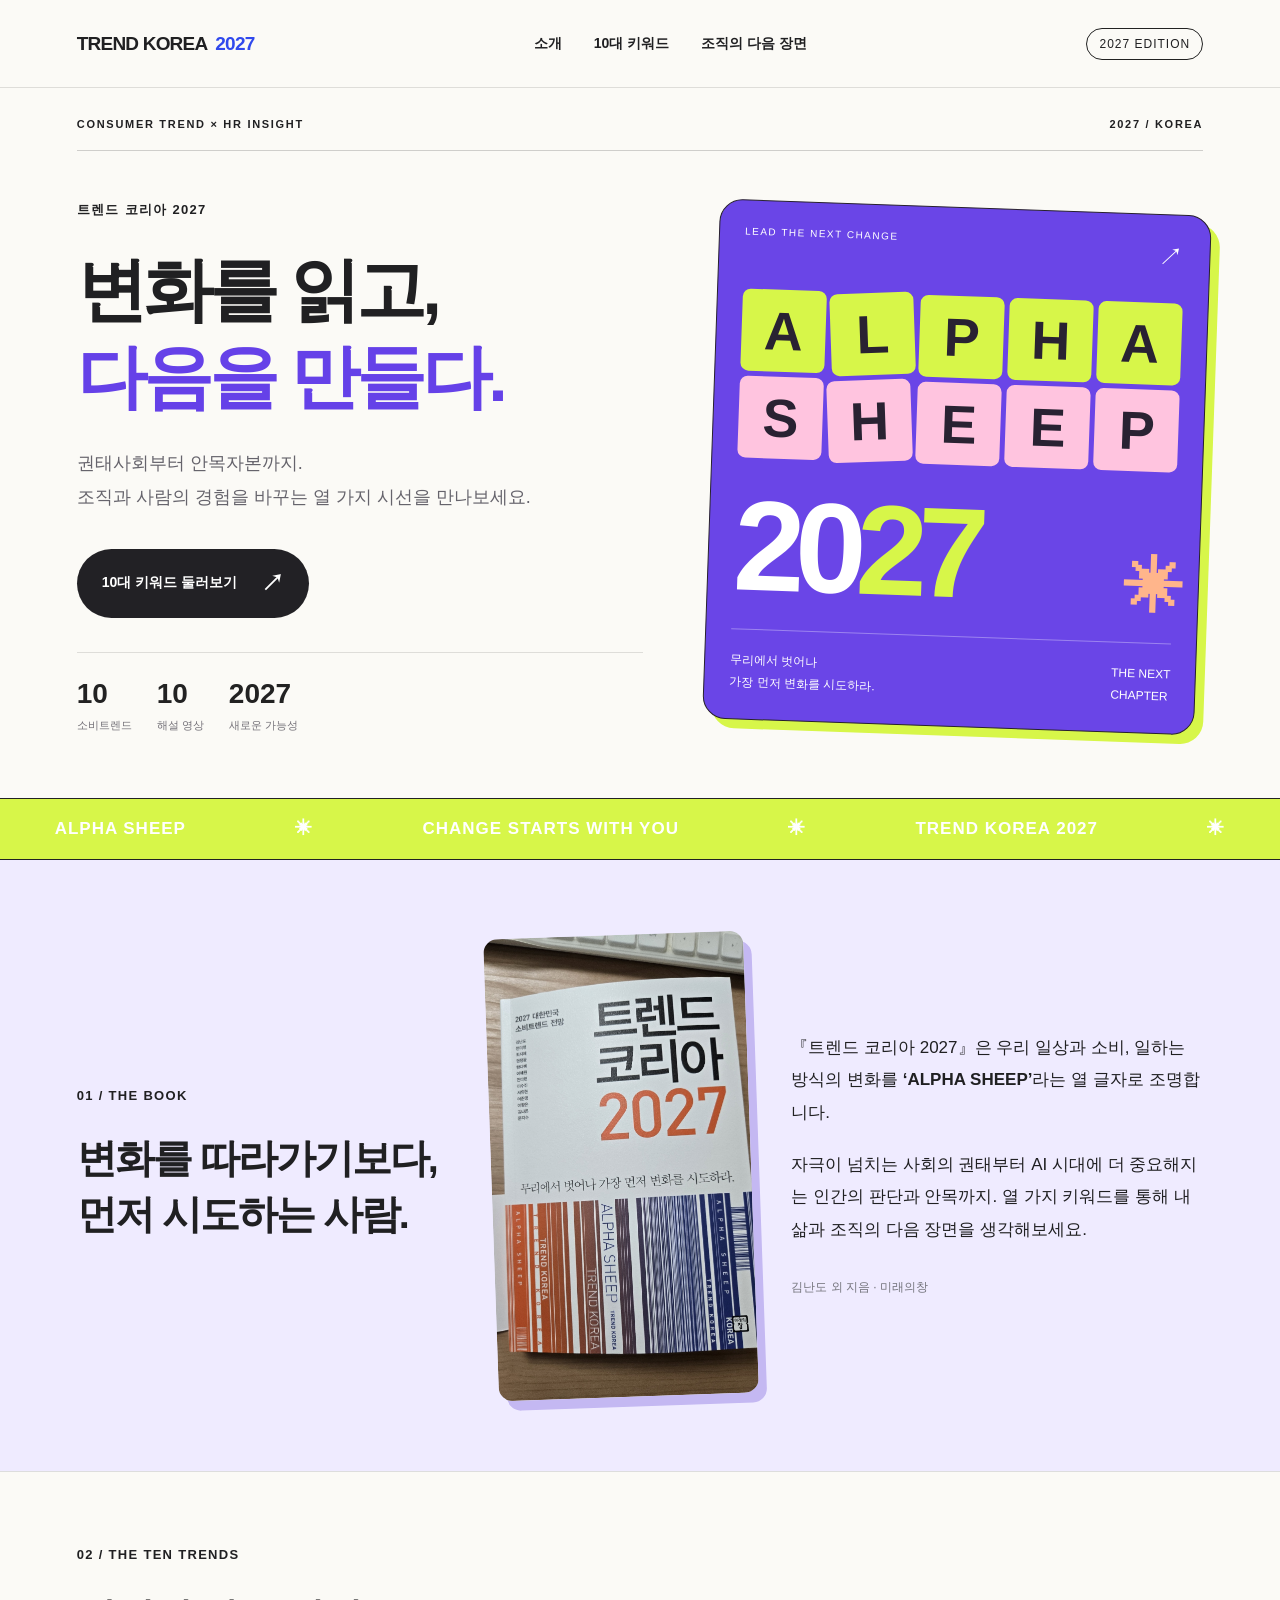
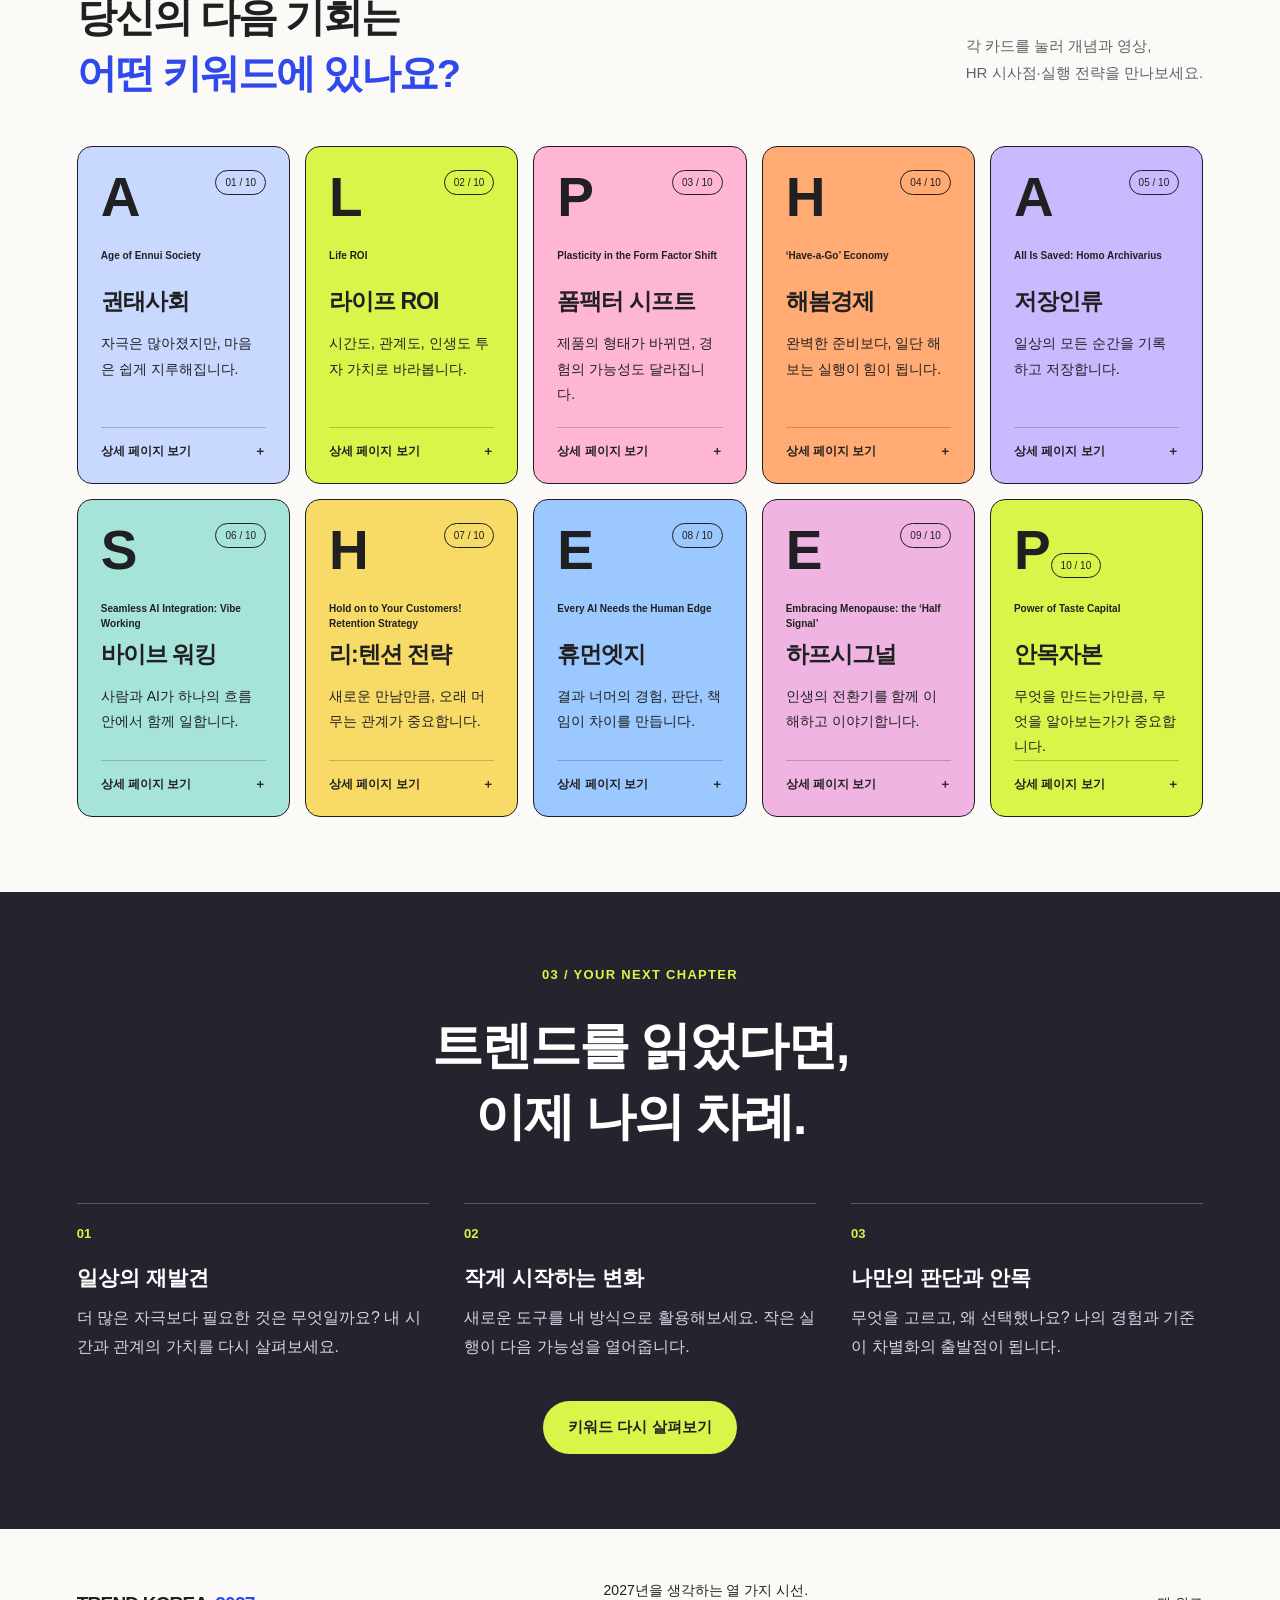
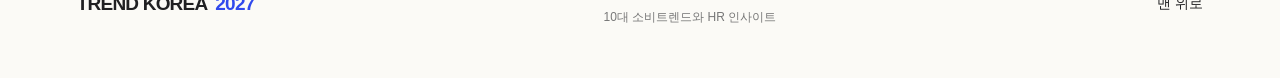
<file: index.html>
<!doctype html>
<html lang="ko"><head><meta charset="utf-8"><meta name="viewport" content="width=device-width, initial-scale=1"><title>트렌드 코리아 2027 — ALPHA SHEEP</title><meta name="description" content="권태사회부터 안목자본까지, ALPHA SHEEP로 만나는 2027년의 10대 소비트렌드."><link rel="icon" href="favicon.svg"><link rel="stylesheet" href="style.css"><link rel="stylesheet" href="detail.css"><link rel="stylesheet" href="landing.css"></head>
<body class="landing-page"><header><a class="brand" href="#">TREND KOREA<span>2027</span></a><nav aria-label="주요 메뉴"><a href="#intro">소개</a><a href="#trends">10대 키워드</a><a href="#perspective">조직의 다음 장면</a></nav><span class="edition">2027 EDITION</span></header>
<main><section class="new-hero"><div class="hero-meta"><span>CONSUMER TREND × HR INSIGHT</span><span>2027 / KOREA</span></div><div class="new-hero-grid"><div><p class="eyebrow">트렌드 코리아 2027</p><h1>변화를 읽고,<br><em>다음을 만들다.</em></h1><p class="hero-description">권태사회부터 안목자본까지.<br>조직과 사람의 경험을 바꾸는 열 가지 시선을 만나보세요.</p><div class="hero-actions"><a class="new-primary" href="#trends">10대 키워드 둘러보기 <span>↗</span></a></div><div class="hero-facts"><span><b>10</b> 소비트렌드</span><span><b>10</b> 해설 영상</span><span><b>2027</b> 새로운 가능성</span></div></div><div class="alpha-art" aria-label="ALPHA SHEEP"><div class="art-caption">LEAD THE NEXT CHANGE <span>↗</span></div><div class="alpha-row"><span>A</span><span>L</span><span>P</span><span>H</span><span>A</span></div><div class="alpha-row"><span>S</span><span>H</span><span>E</span><span>E</span><span>P</span></div><div class="art-year">20<span>27</span><i>✳</i></div><div class="art-footer"><span>무리에서 벗어나<br>가장 먼저 변화를 시도하라.</span><span>THE NEXT<br>CHAPTER</span></div></div></div></section>
<div class="ticker" aria-hidden="true"><span>ALPHA SHEEP</span><span>✳</span><span>CHANGE STARTS WITH YOU</span><span>✳</span><span>TREND KOREA 2027</span><span>✳</span></div>
<section id="intro" class="intro section"><div><p class="eyebrow">01 / THE BOOK</p><h2>변화를 따라가기보다,<br>먼저 시도하는 사람.</h2></div><div class="intro-photo"><img src="book-cover-photo.png" alt="트렌드 코리아 2027 책 표지 사진" width="901" height="1600" loading="lazy"></div><div class="intro-text"><p>『트렌드 코리아 2027』은 우리 일상과 소비, 일하는 방식의 변화를 <strong>‘ALPHA SHEEP’</strong>라는 열 글자로 조명합니다.</p><p>자극이 넘치는 사회의 권태부터 AI 시대에 더 중요해지는 인간의 판단과 안목까지. 열 가지 키워드를 통해 내 삶과 조직의 다음 장면을 생각해보세요.</p><span class="source">김난도 외 지음 · 미래의창</span></div></section>
<section id="trends" class="section trends"><div class="section-heading"><div><p class="eyebrow">02 / THE TEN TRENDS</p><h2>당신의 다음 기회는<br><span>어떤 키워드에 있나요?</span></h2></div><p>각 카드를 눌러 개념과 영상,<br>HR 시사점·실행 전략을 만나보세요.</p></div><div id="cards" class="cards"></div></section>
<section id="perspective" class="perspective section"><p class="eyebrow">03 / YOUR NEXT CHAPTER</p><h2>트렌드를 읽었다면,<br>이제 나의 차례.</h2><div class="questions"><article><span>01</span><h3>일상의 재발견</h3><p>더 많은 자극보다 필요한 것은 무엇일까요? 내 시간과 관계의 가치를 다시 살펴보세요.</p></article><article><span>02</span><h3>작게 시작하는 변화</h3><p>새로운 도구를 내 방식으로 활용해보세요. 작은 실행이 다음 가능성을 열어줍니다.</p></article><article><span>03</span><h3>나만의 판단과 안목</h3><p>무엇을 고르고, 왜 선택했나요? 나의 경험과 기준이 차별화의 출발점이 됩니다.</p></article></div><a class="button dark" href="#trends">키워드 다시 살펴보기</a></section></main>
<footer><a class="brand" href="#">TREND KOREA<span>2027</span></a><p>2027년을 생각하는 열 가지 시선.<br><span>10대 소비트렌드와 HR 인사이트</span></p><a href="#">맨 위로</a></footer><script src="app.js"></script></body></html>
</file>
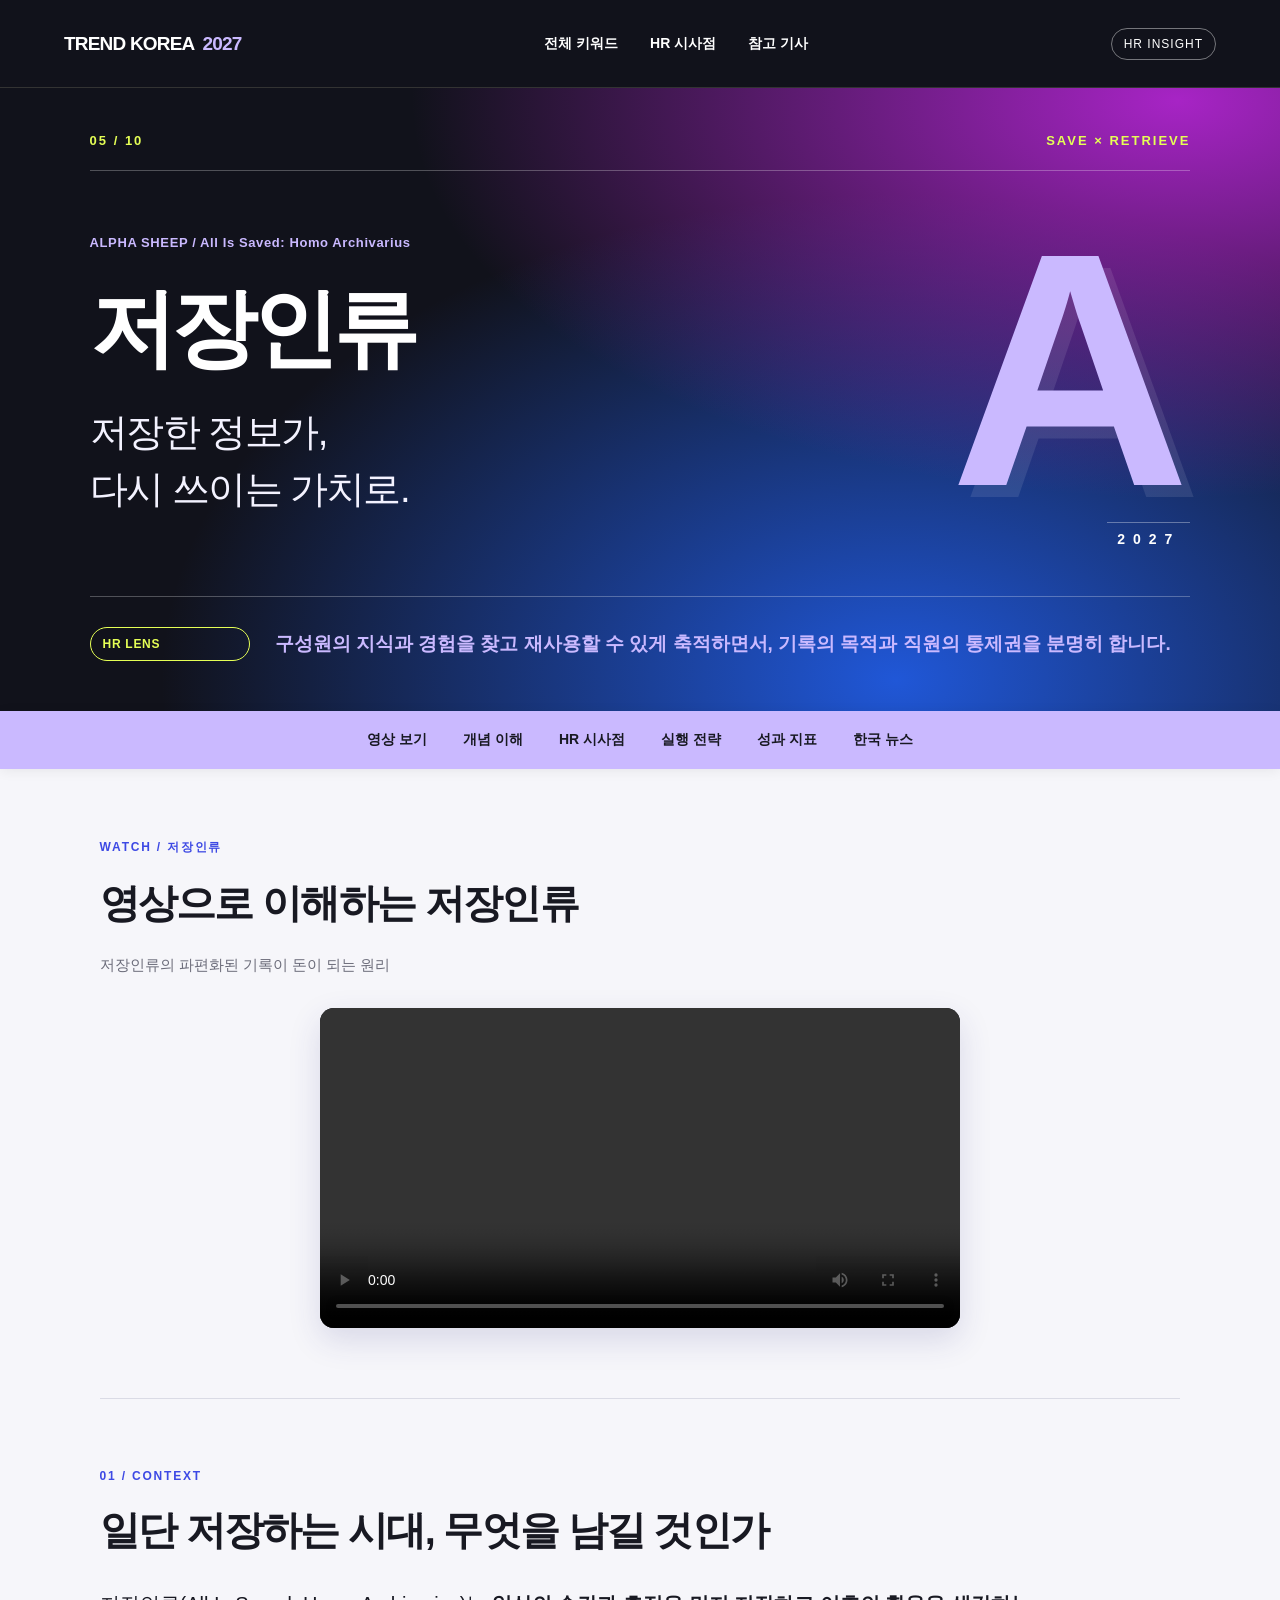
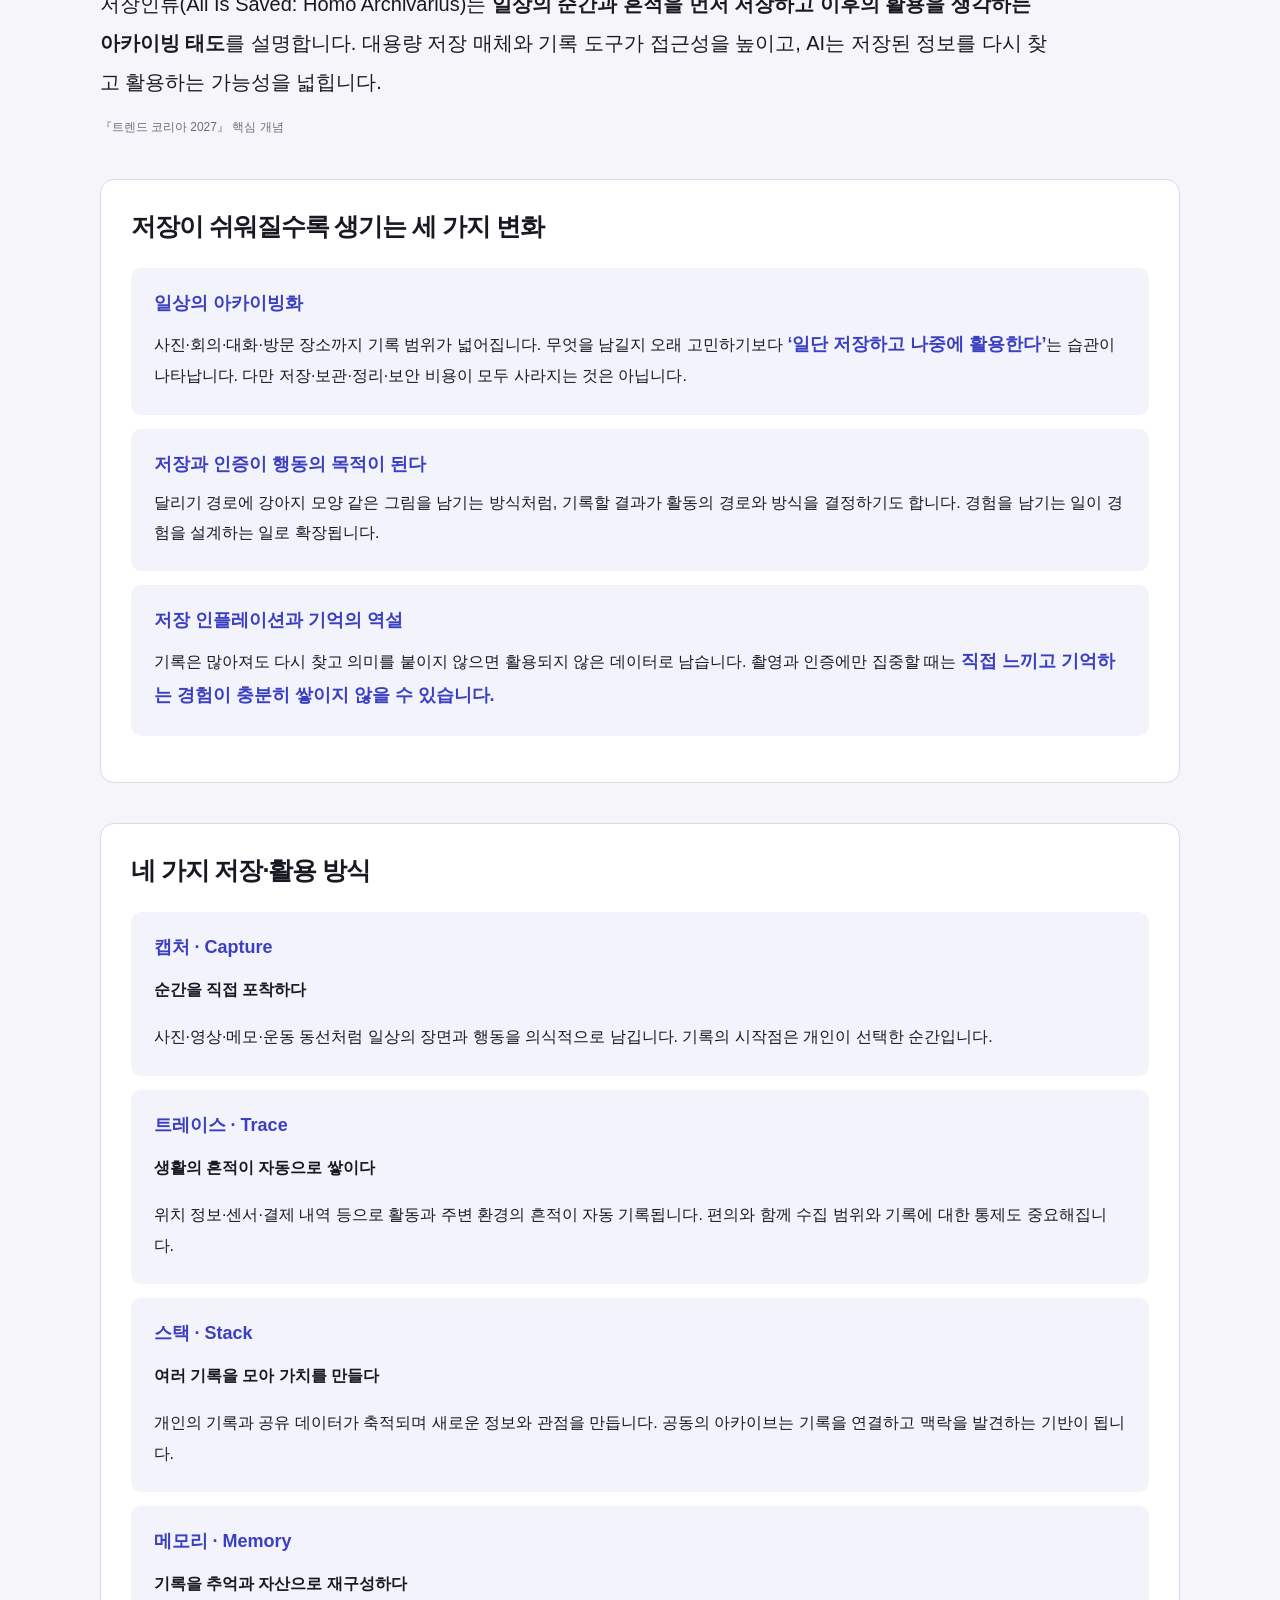
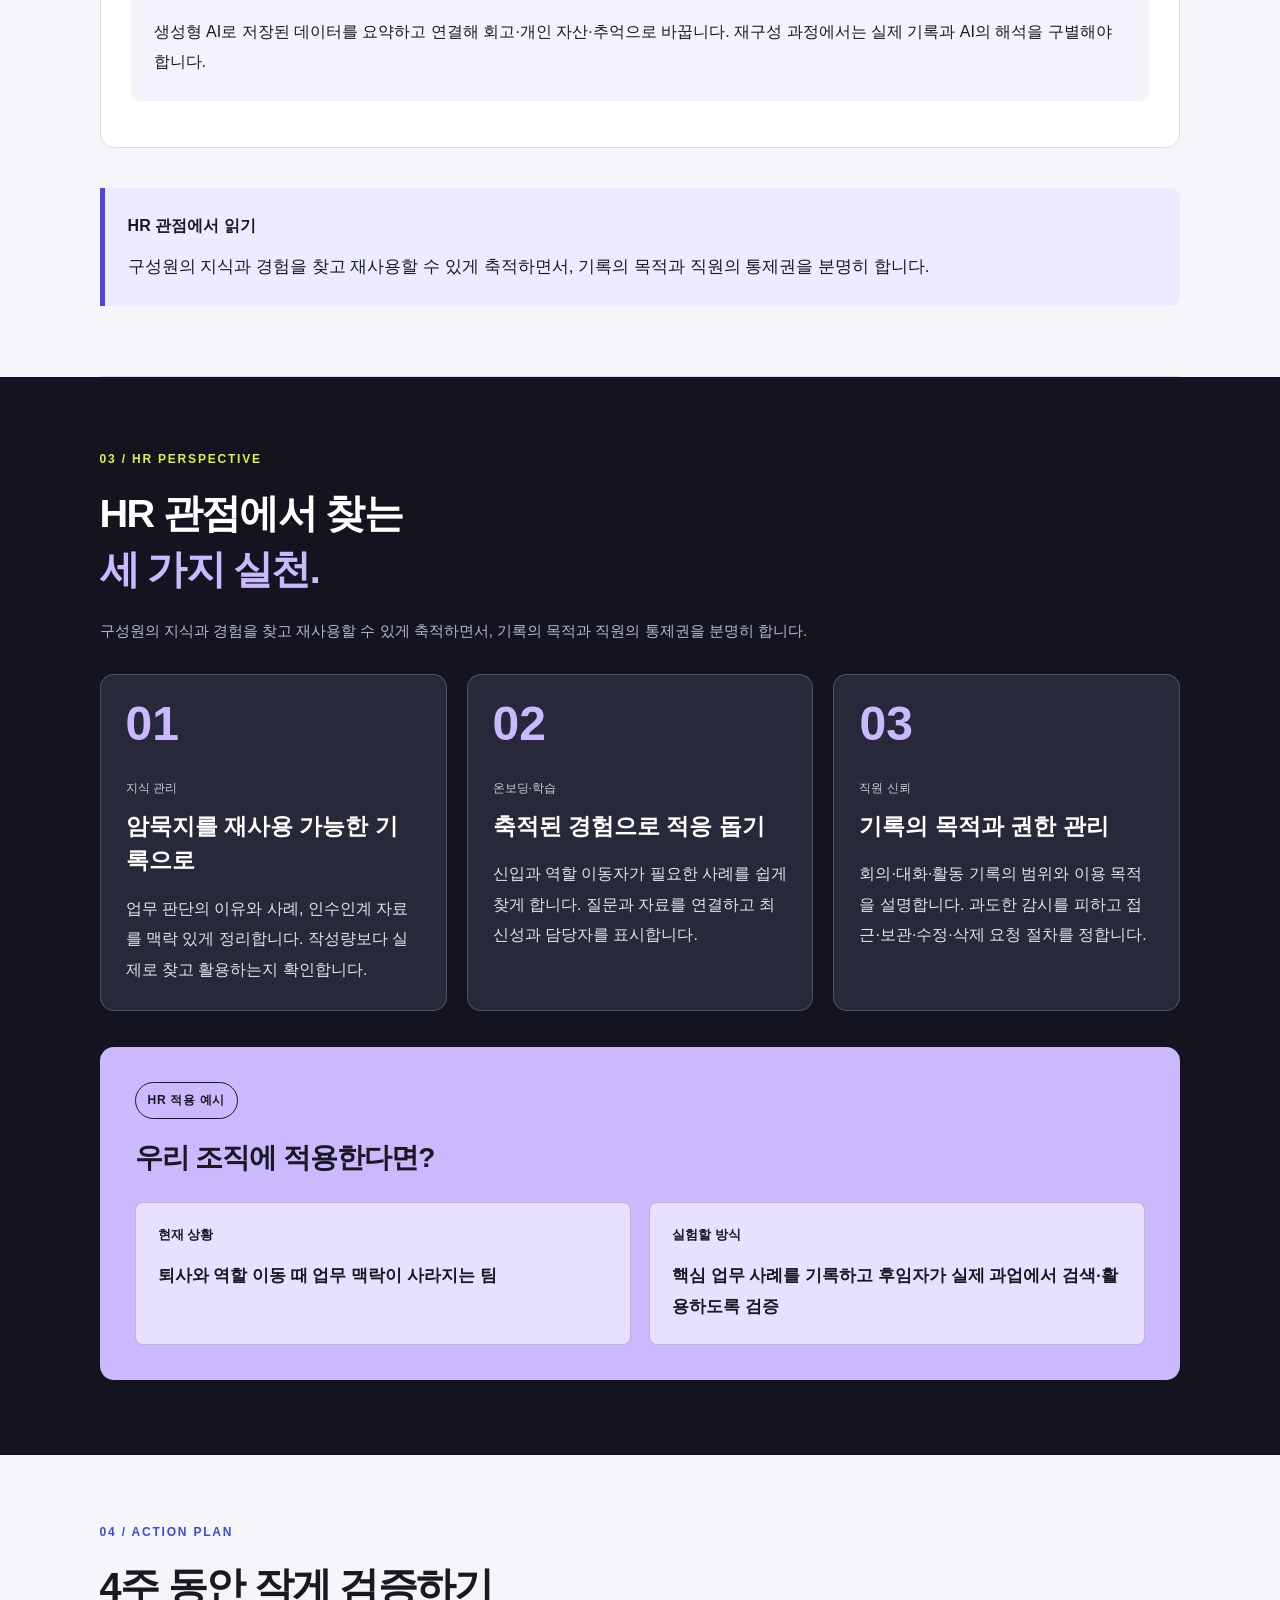
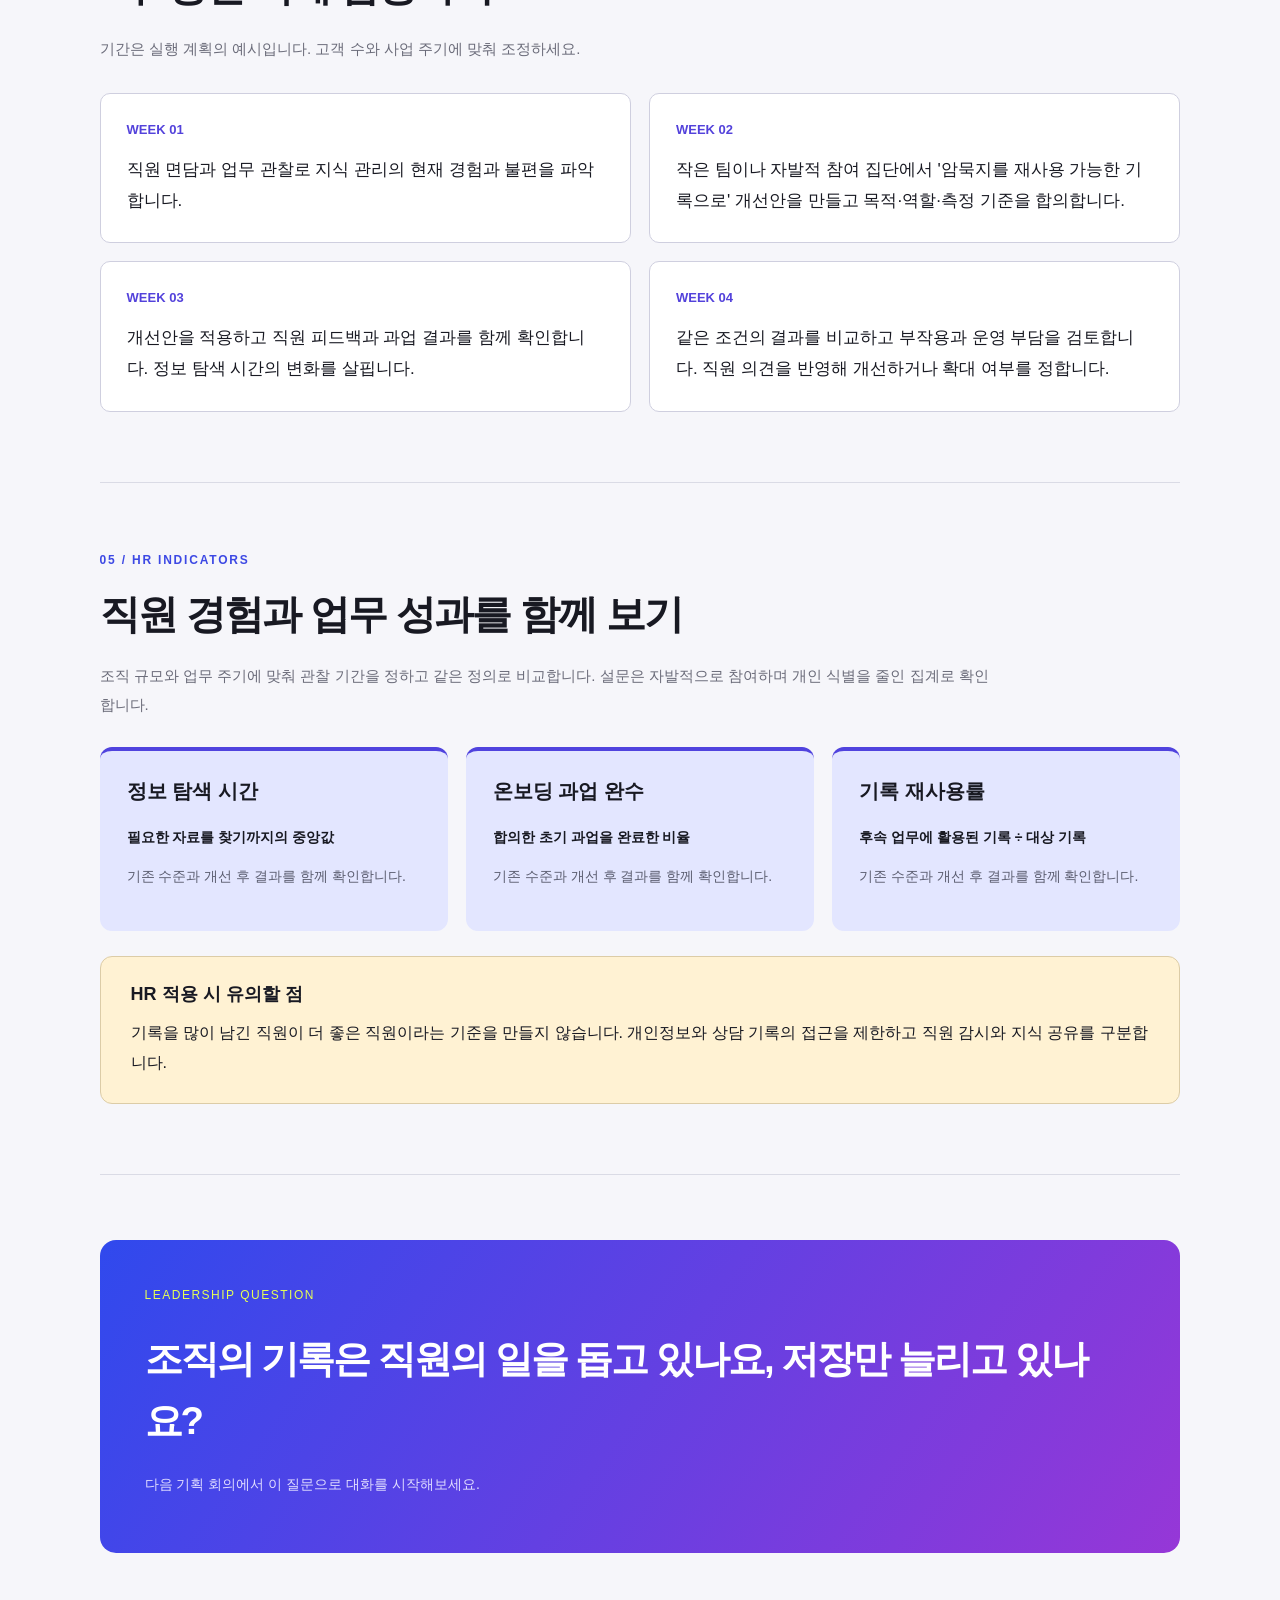
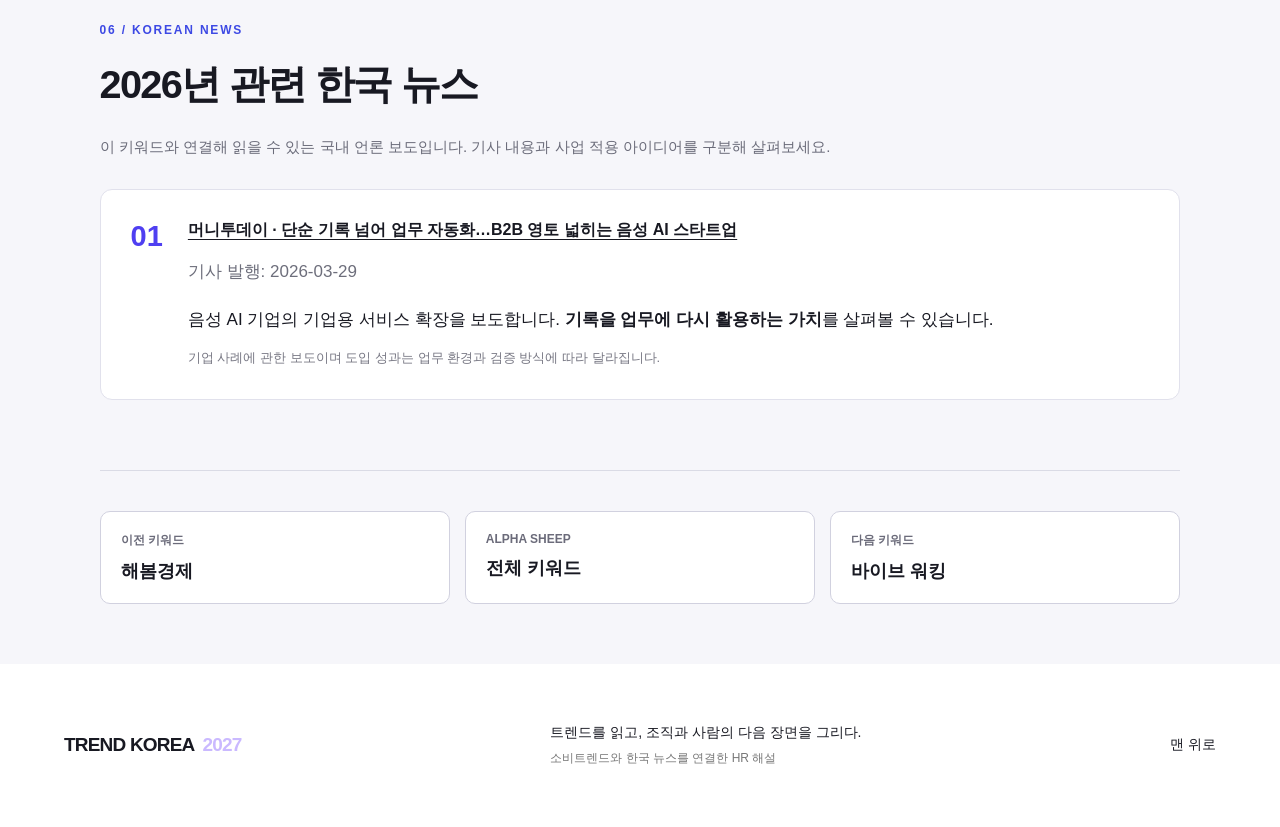
<file: keywords/archive.html>
<!doctype html><html lang="ko"><head><meta charset="utf-8"><meta name="viewport" content="width=device-width, initial-scale=1"><title>저장인류의 HR 인사이트 — 트렌드 코리아 2027</title><meta name="description" content="저장인류의 HR 시사점는 더 많이 저장하는 기능뿐 아니라, 필요한 순간에 정확하게 찾고 활용하는 경험에 있습니다."><link rel="icon" href="../favicon.svg"><link rel="stylesheet" href="../style.css"><link rel="stylesheet" href="../detail.css"></head><body class="detail-page" style="--accent:#cab9ff"><div class="reading-progress" aria-hidden="true"></div><header><a class="brand" href="../index.html">TREND KOREA<span>2027</span></a><nav aria-label="주요 메뉴"><a href="../index.html#trends">전체 키워드</a><a href="#business">HR 시사점</a><a href="#evidence">참고 기사</a></nav><span class="edition">HR INSIGHT</span></header><main><section class="detail-hero"><div class="hero-index"><span>05 / 10</span><span>SAVE × RETRIEVE</span></div><div class="hero-title"><div><p class="eyebrow">ALPHA SHEEP / All Is Saved: Homo Archivarius</p><h1>저장인류</h1><p class="detail-headline">저장한 정보가,<br>다시 쓰이는 가치로.</p></div><div class="giant-letter" aria-hidden="true">A<span>2027</span></div></div><div class="hero-thesis"><span class="pill">HR LENS</span><p><strong>구성원의 지식과 경험을 찾고 재사용할 수 있게 축적하면서, 기록의 목적과 직원의 통제권을 분명히 합니다.</strong></p></div></section><div class="chapter-nav" aria-label="페이지 목차"><a href="#video">영상 보기</a><a href="#meaning">개념 이해</a><a href="#business">HR 시사점</a><a href="#action">실행 전략</a><a href="#metrics">성과 지표</a><a href="#evidence">한국 뉴스</a></div><div class="detail-wrap"><section id="video" class="detail-section"><div class="section-label">WATCH / 저장인류</div><h2>영상으로 이해하는 저장인류</h2><p class="section-note">저장인류의 파편화된 기록이 돈이 되는 원리</p><video class="keyword-video" controls playsinline preload="metadata" aria-label="저장인류의 파편화된 기록이 돈이 되는 원리"><source src="../media/archive-explained.mp4" type="video/mp4">이 브라우저에서는 영상을 재생할 수 없습니다. <a href="../media/archive-explained.mp4">영상 열기</a></video></section><section id="meaning" class="detail-section"><div class="section-label">01 / CONTEXT</div><h2>일단 저장하는 시대, 무엇을 남길 것인가</h2><p class="concept">저장인류(All Is Saved: Homo Archivarius)는 <strong>일상의 순간과 흔적을 먼저 저장하고 이후의 활용을 생각하는 아카이빙 태도</strong>를 설명합니다. 대용량 저장 매체와 기록 도구가 접근성을 높이고, AI는 저장된 정보를 다시 찾고 활용하는 가능성을 넓힙니다.</p><span class="annotation">『트렌드 코리아 2027』 핵심 개념</span><div class="ennui-concept"><h3>저장이 쉬워질수록 생기는 세 가지 변화</h3><ol class="concept-steps"><li><strong>일상의 아카이빙화</strong><p>사진·회의·대화·방문 장소까지 기록 범위가 넓어집니다. 무엇을 남길지 오래 고민하기보다 <strong>‘일단 저장하고 나중에 활용한다’</strong>는 습관이 나타납니다. 다만 저장·보관·정리·보안 비용이 모두 사라지는 것은 아닙니다.</p></li><li><strong>저장과 인증이 행동의 목적이 된다</strong><p>달리기 경로에 강아지 모양 같은 그림을 남기는 방식처럼, 기록할 결과가 활동의 경로와 방식을 결정하기도 합니다. 경험을 남기는 일이 경험을 설계하는 일로 확장됩니다.</p></li><li><strong>저장 인플레이션과 기억의 역설</strong><p>기록은 많아져도 다시 찾고 의미를 붙이지 않으면 활용되지 않은 데이터로 남습니다. 촬영과 인증에만 집중할 때는 <strong>직접 느끼고 기억하는 경험이 충분히 쌓이지 않을 수 있습니다.</strong></p></li></ol></div><div class="ennui-concept"><h3>네 가지 저장·활용 방식</h3><ol class="concept-steps"><li><strong>캡처 · Capture</strong><h4>순간을 직접 포착하다</h4><p>사진·영상·메모·운동 동선처럼 일상의 장면과 행동을 의식적으로 남깁니다. 기록의 시작점은 개인이 선택한 순간입니다.</p></li><li><strong>트레이스 · Trace</strong><h4>생활의 흔적이 자동으로 쌓이다</h4><p>위치 정보·센서·결제 내역 등으로 활동과 주변 환경의 흔적이 자동 기록됩니다. 편의와 함께 수집 범위와 기록에 대한 통제도 중요해집니다.</p></li><li><strong>스택 · Stack</strong><h4>여러 기록을 모아 가치를 만들다</h4><p>개인의 기록과 공유 데이터가 축적되며 새로운 정보와 관점을 만듭니다. 공동의 아카이브는 기록을 연결하고 맥락을 발견하는 기반이 됩니다.</p></li><li><strong>메모리 · Memory</strong><h4>기록을 추억과 자산으로 재구성하다</h4><p>생성형 AI로 저장된 데이터를 요약하고 연결해 회고·개인 자산·추억으로 바꿉니다. 재구성 과정에서는 실제 기록과 AI의 해석을 구별해야 합니다.</p></li></ol></div><div class="concept-emphasis"><strong>HR 관점에서 읽기</strong><p>구성원의 지식과 경험을 찾고 재사용할 수 있게 축적하면서, 기록의 목적과 직원의 통제권을 분명히 합니다.</p></div></section></div><section id="business" class="business-section"><div class="detail-wrap"><div class="section-label">03 / HR PERSPECTIVE</div><h2>HR 관점에서 찾는<br><span>세 가지 실천.</span></h2><p class="section-note">구성원의 지식과 경험을 찾고 재사용할 수 있게 축적하면서, 기록의 목적과 직원의 통제권을 분명히 합니다.</p><div class="opportunity-grid"><article><span class="op-number">01</span><span class="industry">지식 관리</span><h3>암묵지를 재사용 가능한 기록으로</h3><p>업무 판단의 이유와 사례, 인수인계 자료를 맥락 있게 정리합니다. 작성량보다 실제로 찾고 활용하는지 확인합니다.</p></article><article><span class="op-number">02</span><span class="industry">온보딩·학습</span><h3>축적된 경험으로 적응 돕기</h3><p>신입과 역할 이동자가 필요한 사례를 쉽게 찾게 합니다. 질문과 자료를 연결하고 최신성과 담당자를 표시합니다.</p></article><article><span class="op-number">03</span><span class="industry">직원 신뢰</span><h3>기록의 목적과 권한 관리</h3><p>회의·대화·활동 기록의 범위와 이용 목적을 설명합니다. 과도한 감시를 피하고 접근·보관·수정·삭제 요청 절차를 정합니다.</p></article></div><div class="example"><span class="pill">HR 적용 예시</span><h3>우리 조직에 적용한다면?</h3><div class="example-compare"><article><span>현재 상황</span><p>퇴사와 역할 이동 때 업무 맥락이 사라지는 팀</p></article><article><span>실험할 방식</span><p>핵심 업무 사례를 기록하고 후임자가 실제 과업에서 검색·활용하도록 검증</p></article></div></div></div></section><div class="detail-wrap"><section id="action" class="detail-section"><div class="section-label">04 / ACTION PLAN</div><h2>4주 동안 작게 검증하기</h2><p class="section-note">기간은 실행 계획의 예시입니다. 고객 수와 사업 주기에 맞춰 조정하세요.</p><ol class="action-plan"><li><span>WEEK 01</span><p>직원 면담과 업무 관찰로 지식 관리의 현재 경험과 불편을 파악합니다.</p></li><li><span>WEEK 02</span><p>작은 팀이나 자발적 참여 집단에서 '암묵지를 재사용 가능한 기록으로' 개선안을 만들고 목적·역할·측정 기준을 합의합니다.</p></li><li><span>WEEK 03</span><p>개선안을 적용하고 직원 피드백과 과업 결과를 함께 확인합니다. 정보 탐색 시간의 변화를 살핍니다.</p></li><li><span>WEEK 04</span><p>같은 조건의 결과를 비교하고 부작용과 운영 부담을 검토합니다. 직원 의견을 반영해 개선하거나 확대 여부를 정합니다.</p></li></ol></section><section id="metrics" class="detail-section"><div class="section-label">05 / HR INDICATORS</div><h2>직원 경험과 업무 성과를 함께 보기</h2><p class="section-note">조직 규모와 업무 주기에 맞춰 관찰 기간을 정하고 같은 정의로 비교합니다. 설문은 자발적으로 참여하며 개인 식별을 줄인 집계로 확인합니다.</p><div class="metric-grid"><article><h3>정보 탐색 시간</h3><div>필요한 자료를 찾기까지의 중앙값</div><p>기존 수준과 개선 후 결과를 함께 확인합니다.</p></article><article><h3>온보딩 과업 완수</h3><div>합의한 초기 과업을 완료한 비율</div><p>기존 수준과 개선 후 결과를 함께 확인합니다.</p></article><article><h3>기록 재사용률</h3><div>후속 업무에 활용된 기록 ÷ 대상 기록</div><p>기존 수준과 개선 후 결과를 함께 확인합니다.</p></article></div><div class="risk"><h3>HR 적용 시 유의할 점</h3><p>기록을 많이 남긴 직원이 더 좋은 직원이라는 기준을 만들지 않습니다. 개인정보와 상담 기록의 접근을 제한하고 직원 감시와 지식 공유를 구분합니다.</p></div></section><section class="decision"><span>LEADERSHIP QUESTION</span><h2>조직의 기록은 직원의 일을 돕고 있나요, 저장만 늘리고 있나요?</h2><p>다음 기획 회의에서 이 질문으로 대화를 시작해보세요.</p></section><section id="evidence" class="detail-section"><div class="section-label">06 / KOREAN NEWS</div><h2>2026년 관련 한국 뉴스</h2><p class="section-note">이 키워드와 연결해 읽을 수 있는 국내 언론 보도입니다. 기사 내용과 사업 적용 아이디어를 구분해 살펴보세요.</p><div class="evidence-list"><article><span class="evidence-num">01</span><div><a href="https://www.mt.co.kr/future/2026/03/29/2026031914360870720" target="_blank" rel="noopener noreferrer">머니투데이 · 단순 기록 넘어 업무 자동화…B2B 영토 넓히는 음성 AI 스타트업</a><p class="annotation">기사 발행: 2026-03-29</p><p>음성 AI 기업의 기업용 서비스 확장을 보도합니다. <strong>기록을 업무에 다시 활용하는 가치</strong>를 살펴볼 수 있습니다.</p><small>기업 사례에 관한 보도이며 도입 성과는 업무 환경과 검증 방식에 따라 달라집니다.</small></div></article></div></section><nav class="next-previous" aria-label="다른 키워드 탐색"><a href="have-a-go.html"><span>이전 키워드</span><strong>해봄경제</strong></a><a href="../index.html#trends"><span>ALPHA SHEEP</span><strong>전체 키워드</strong></a><a href="vibe-working.html"><span>다음 키워드</span><strong>바이브 워킹</strong></a></nav></div></main><footer><a class="brand" href="../index.html">TREND KOREA<span>2027</span></a><p>트렌드를 읽고, 조직과 사람의 다음 장면을 그리다.<br><span>소비트렌드와 한국 뉴스를 연결한 HR 해설</span></p><a href="#">맨 위로</a></footer><script>const bar=document.querySelector('.reading-progress');const update=()=>{const h=document.documentElement;bar.style.width=(h.scrollHeight===h.clientHeight?0:h.scrollTop/(h.scrollHeight-h.clientHeight)*100)+'%';};addEventListener('scroll',update,{passive:true});update();</script></body></html>
</file>
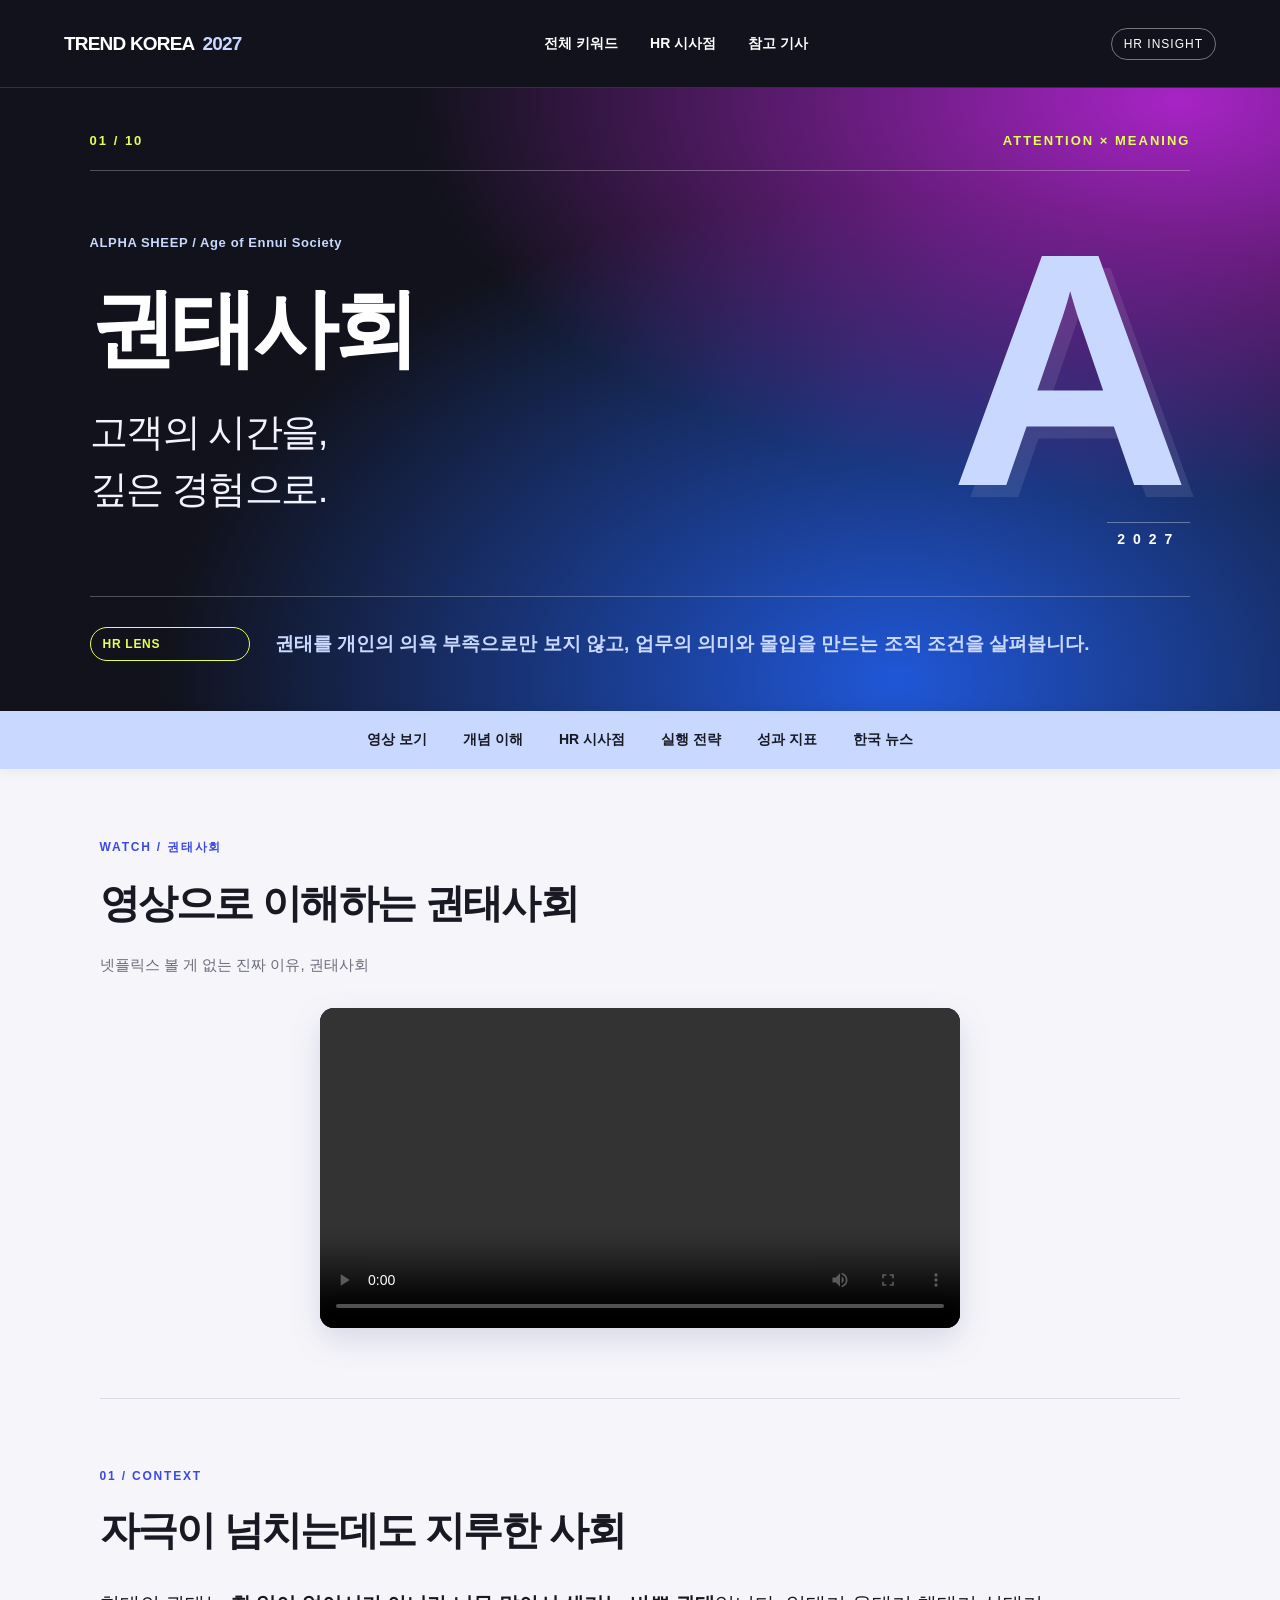
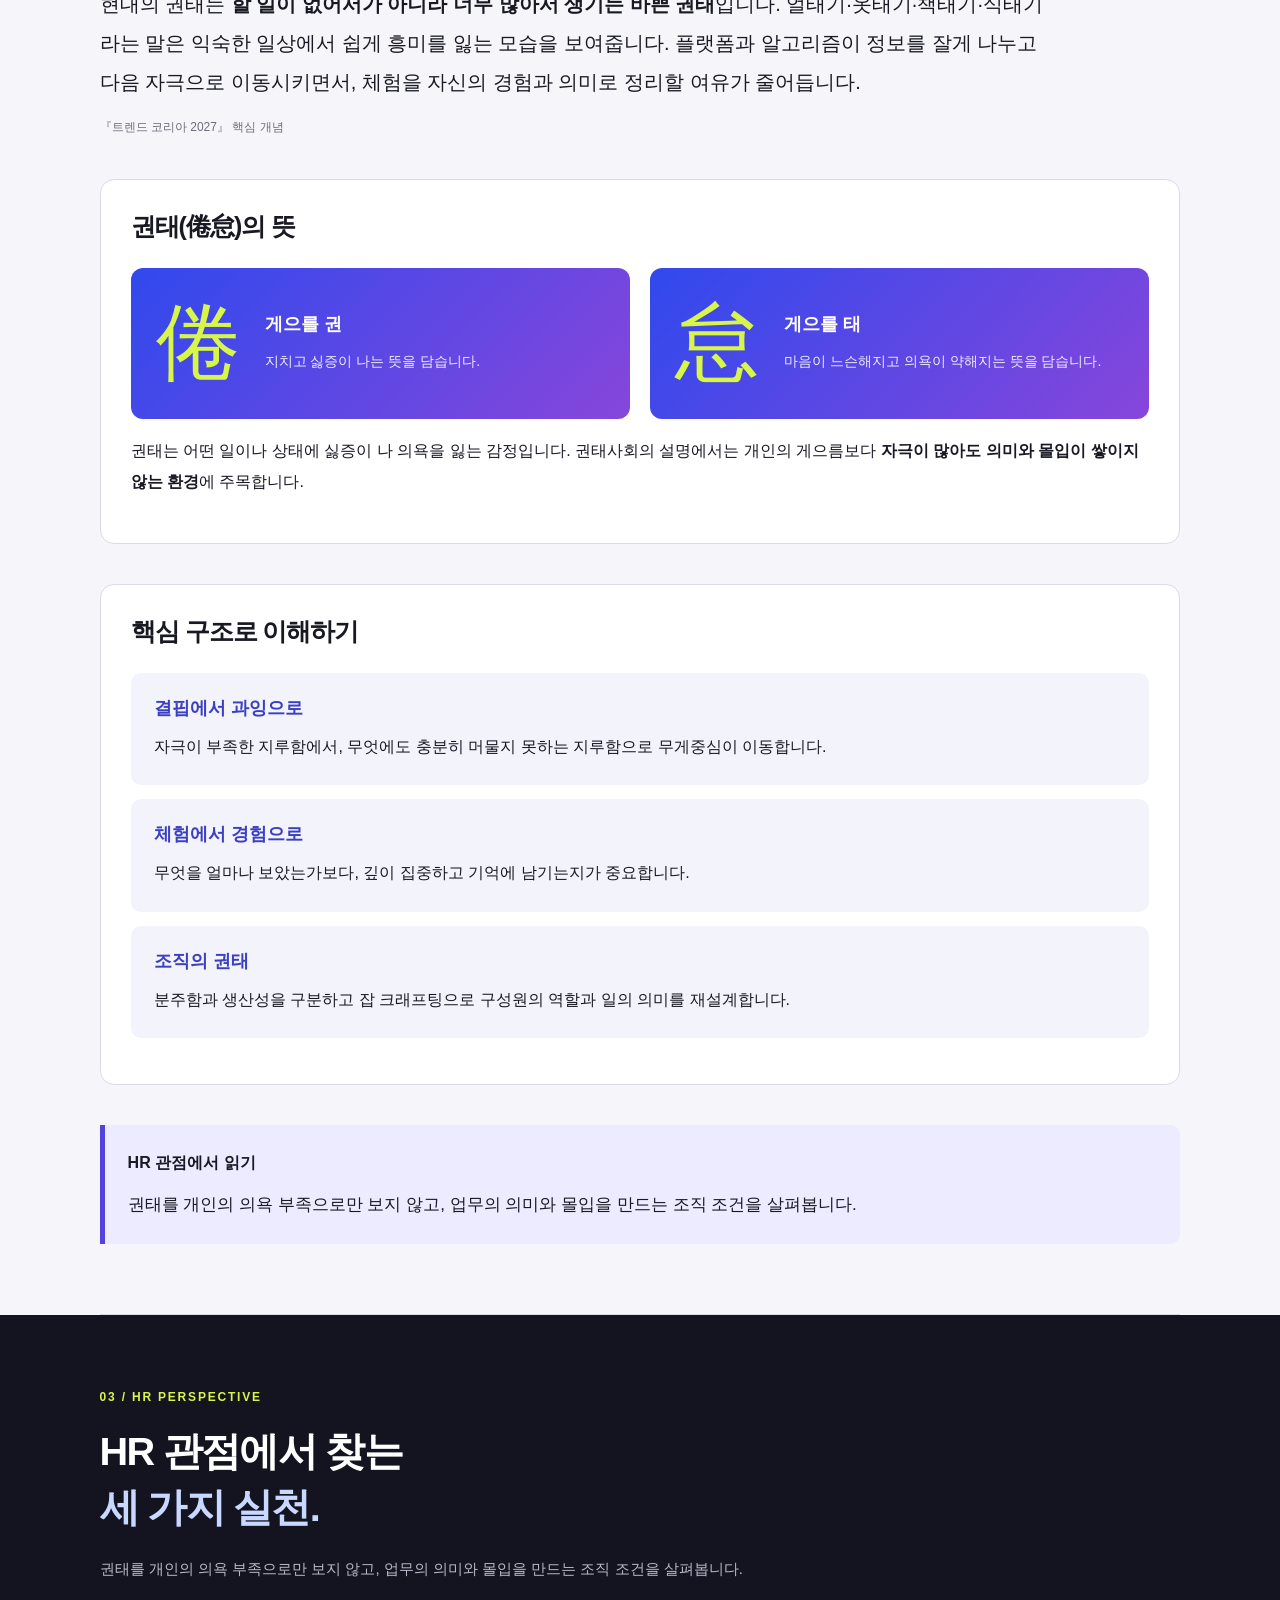
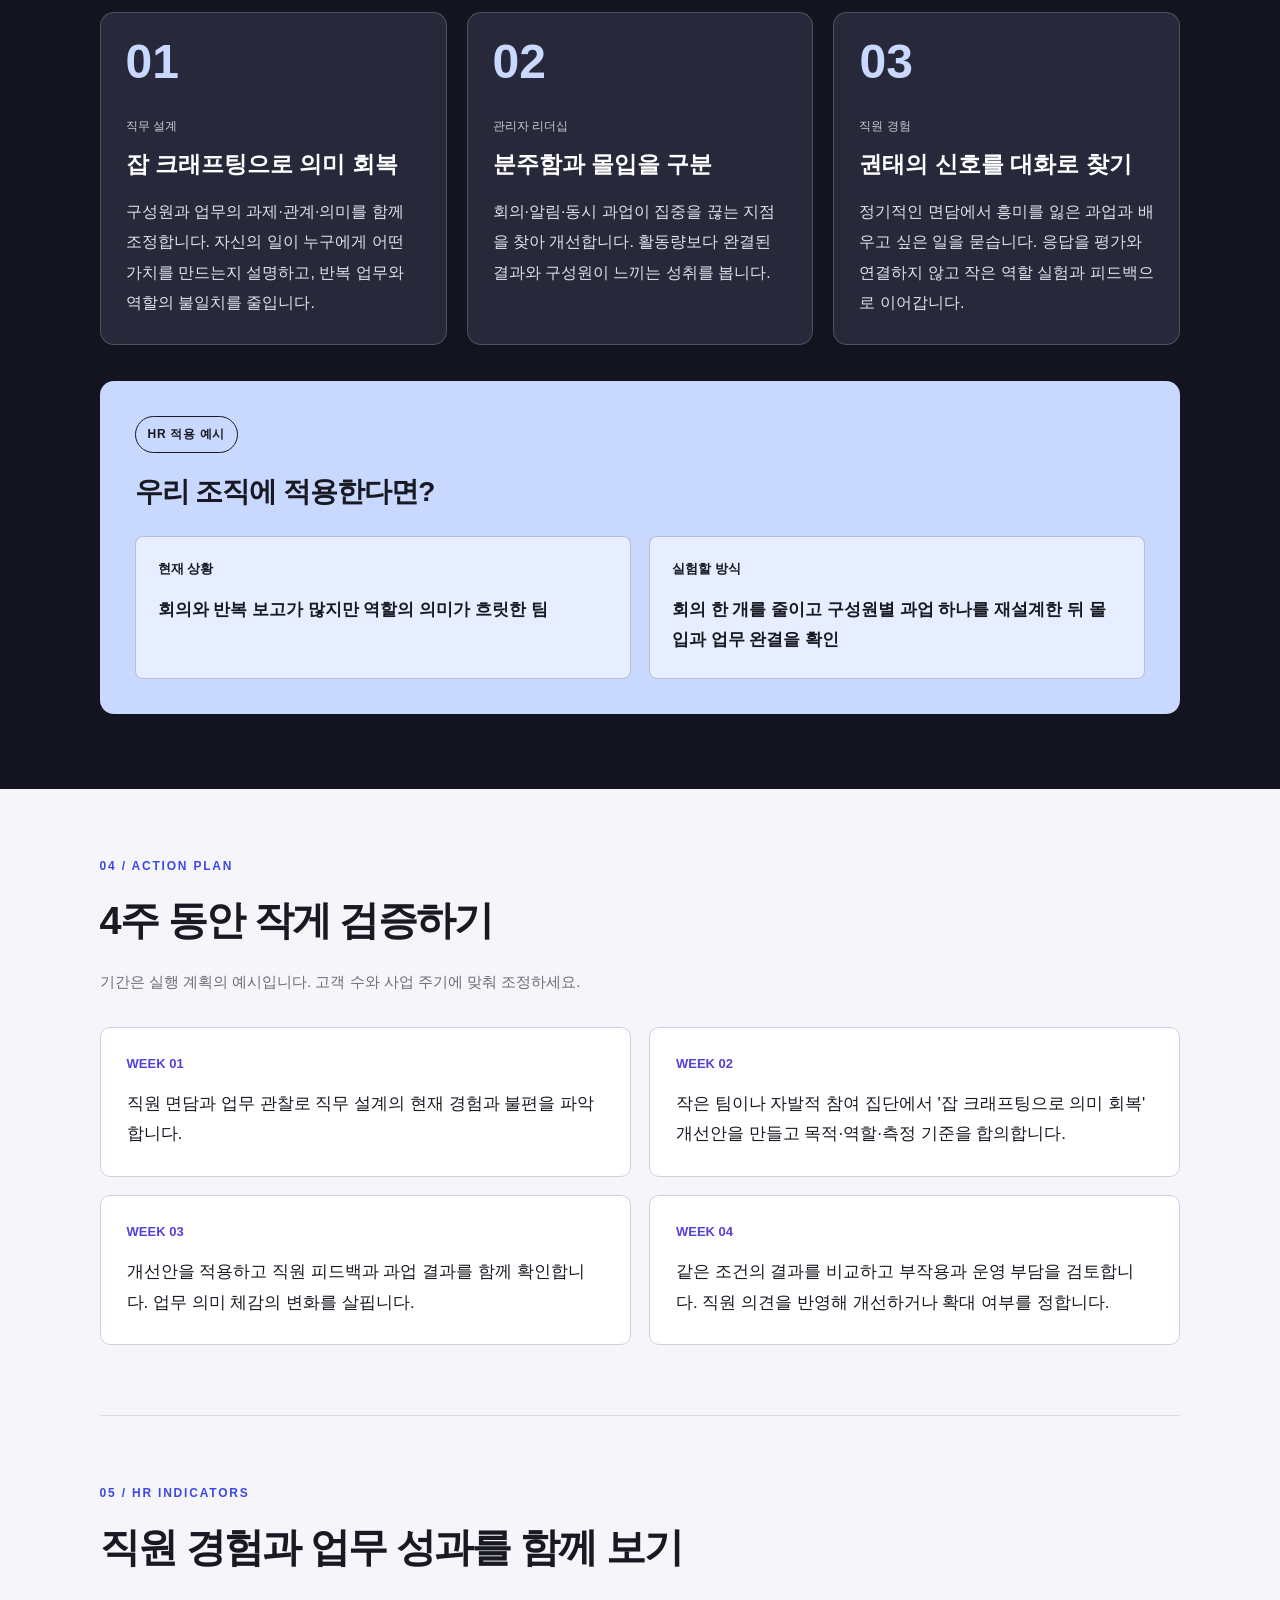
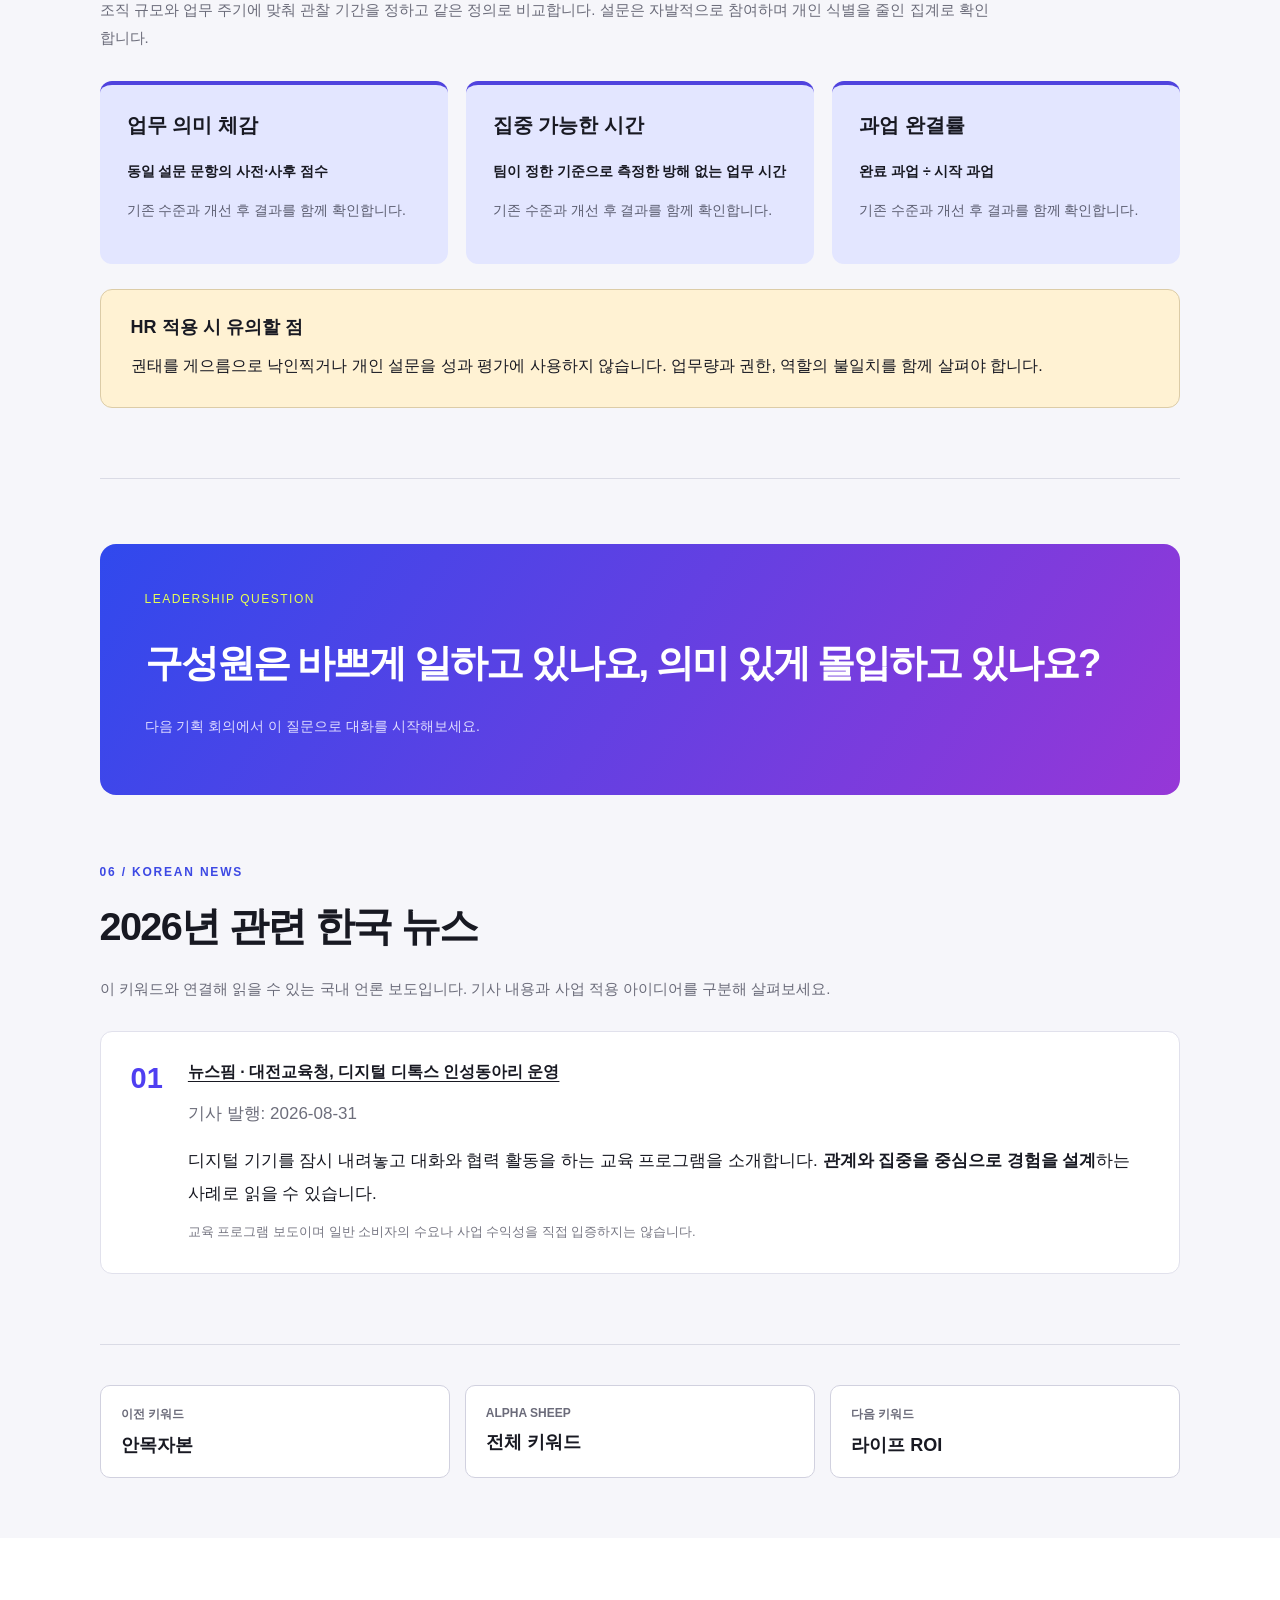
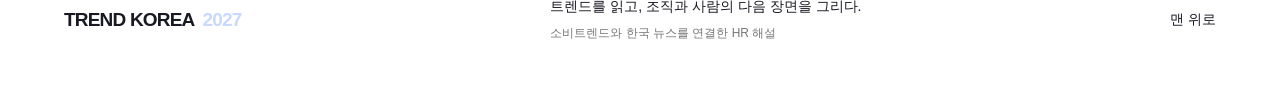
<file: keywords/ennui.html>
<!doctype html><html lang="ko"><head><meta charset="utf-8"><meta name="viewport" content="width=device-width, initial-scale=1"><title>권태사회의 HR 인사이트 — 트렌드 코리아 2027</title><meta name="description" content="권태사회는 관심을 끄는 경쟁을 넘어, 고객이 집중하고 의미를 느끼는 경험을 설계할 기회를 보여줍니다."><link rel="icon" href="../favicon.svg"><link rel="stylesheet" href="../style.css"><link rel="stylesheet" href="../detail.css"></head><body class="detail-page" style="--accent:#c9d8ff"><div class="reading-progress" aria-hidden="true"></div><header><a class="brand" href="../index.html">TREND KOREA<span>2027</span></a><nav aria-label="주요 메뉴"><a href="../index.html#trends">전체 키워드</a><a href="#business">HR 시사점</a><a href="#evidence">참고 기사</a></nav><span class="edition">HR INSIGHT</span></header><main><section class="detail-hero"><div class="hero-index"><span>01 / 10</span><span>ATTENTION × MEANING</span></div><div class="hero-title"><div><p class="eyebrow">ALPHA SHEEP / Age of Ennui Society</p><h1>권태사회</h1><p class="detail-headline">고객의 시간을,<br>깊은 경험으로.</p></div><div class="giant-letter" aria-hidden="true">A<span>2027</span></div></div><div class="hero-thesis"><span class="pill">HR LENS</span><p><strong>권태를 개인의 의욕 부족으로만 보지 않고, 업무의 의미와 몰입을 만드는 조직 조건을 살펴봅니다.</strong></p></div></section><div class="chapter-nav" aria-label="페이지 목차"><a href="#video">영상 보기</a><a href="#meaning">개념 이해</a><a href="#business">HR 시사점</a><a href="#action">실행 전략</a><a href="#metrics">성과 지표</a><a href="#evidence">한국 뉴스</a></div><div class="detail-wrap"><section id="video" class="detail-section"><div class="section-label">WATCH / 권태사회</div><h2>영상으로 이해하는 권태사회</h2><p class="section-note">넷플릭스 볼 게 없는 진짜 이유, 권태사회</p><video class="keyword-video" controls playsinline preload="metadata" aria-label="넷플릭스 볼 게 없는 진짜 이유, 권태사회"><source src="../media/ennui-explained.mp4" type="video/mp4">이 브라우저에서는 영상을 재생할 수 없습니다. <a href="../media/ennui-explained.mp4">영상 열기</a></video></section><section id="meaning" class="detail-section"><div class="section-label">01 / CONTEXT</div><h2>자극이 넘치는데도 지루한 사회</h2><p class="concept">현대의 권태는 <strong>할 일이 없어서가 아니라 너무 많아서 생기는 바쁜 권태</strong>입니다. 얼태기·옷태기·책태기·식태기라는 말은 익숙한 일상에서 쉽게 흥미를 잃는 모습을 보여줍니다. 플랫폼과 알고리즘이 정보를 잘게 나누고 다음 자극으로 이동시키면서, 체험을 자신의 경험과 의미로 정리할 여유가 줄어듭니다.</p><span class="annotation">『트렌드 코리아 2027』 핵심 개념</span><div class="ennui-concept"><h3>권태(倦怠)의 뜻</h3><div class="hanja-grid"><article><strong>倦</strong><div><h4>게으를 권</h4><p>지치고 싫증이 나는 뜻을 담습니다.</p></div></article><article><strong>怠</strong><div><h4>게으를 태</h4><p>마음이 느슨해지고 의욕이 약해지는 뜻을 담습니다.</p></div></article></div><p>권태는 어떤 일이나 상태에 싫증이 나 의욕을 잃는 감정입니다. 권태사회의 설명에서는 개인의 게으름보다 <strong>자극이 많아도 의미와 몰입이 쌓이지 않는 환경</strong>에 주목합니다.</p></div><div class="ennui-concept"><h3>핵심 구조로 이해하기</h3><ol class="concept-steps"><li><strong>결핍에서 과잉으로</strong><p>자극이 부족한 지루함에서, 무엇에도 충분히 머물지 못하는 지루함으로 무게중심이 이동합니다.</p></li><li><strong>체험에서 경험으로</strong><p>무엇을 얼마나 보았는가보다, 깊이 집중하고 기억에 남기는지가 중요합니다.</p></li><li><strong>조직의 권태</strong><p>분주함과 생산성을 구분하고 잡 크래프팅으로 구성원의 역할과 일의 의미를 재설계합니다.</p></li></ol></div><div class="concept-emphasis"><strong>HR 관점에서 읽기</strong><p>권태를 개인의 의욕 부족으로만 보지 않고, 업무의 의미와 몰입을 만드는 조직 조건을 살펴봅니다.</p></div></section></div><section id="business" class="business-section"><div class="detail-wrap"><div class="section-label">03 / HR PERSPECTIVE</div><h2>HR 관점에서 찾는<br><span>세 가지 실천.</span></h2><p class="section-note">권태를 개인의 의욕 부족으로만 보지 않고, 업무의 의미와 몰입을 만드는 조직 조건을 살펴봅니다.</p><div class="opportunity-grid"><article><span class="op-number">01</span><span class="industry">직무 설계</span><h3>잡 크래프팅으로 의미 회복</h3><p>구성원과 업무의 과제·관계·의미를 함께 조정합니다. 자신의 일이 누구에게 어떤 가치를 만드는지 설명하고, 반복 업무와 역할의 불일치를 줄입니다.</p></article><article><span class="op-number">02</span><span class="industry">관리자 리더십</span><h3>분주함과 몰입을 구분</h3><p>회의·알림·동시 과업이 집중을 끊는 지점을 찾아 개선합니다. 활동량보다 완결된 결과와 구성원이 느끼는 성취를 봅니다.</p></article><article><span class="op-number">03</span><span class="industry">직원 경험</span><h3>권태의 신호를 대화로 찾기</h3><p>정기적인 면담에서 흥미를 잃은 과업과 배우고 싶은 일을 묻습니다. 응답을 평가와 연결하지 않고 작은 역할 실험과 피드백으로 이어갑니다.</p></article></div><div class="example"><span class="pill">HR 적용 예시</span><h3>우리 조직에 적용한다면?</h3><div class="example-compare"><article><span>현재 상황</span><p>회의와 반복 보고가 많지만 역할의 의미가 흐릿한 팀</p></article><article><span>실험할 방식</span><p>회의 한 개를 줄이고 구성원별 과업 하나를 재설계한 뒤 몰입과 업무 완결을 확인</p></article></div></div></div></section><div class="detail-wrap"><section id="action" class="detail-section"><div class="section-label">04 / ACTION PLAN</div><h2>4주 동안 작게 검증하기</h2><p class="section-note">기간은 실행 계획의 예시입니다. 고객 수와 사업 주기에 맞춰 조정하세요.</p><ol class="action-plan"><li><span>WEEK 01</span><p>직원 면담과 업무 관찰로 직무 설계의 현재 경험과 불편을 파악합니다.</p></li><li><span>WEEK 02</span><p>작은 팀이나 자발적 참여 집단에서 '잡 크래프팅으로 의미 회복' 개선안을 만들고 목적·역할·측정 기준을 합의합니다.</p></li><li><span>WEEK 03</span><p>개선안을 적용하고 직원 피드백과 과업 결과를 함께 확인합니다. 업무 의미 체감의 변화를 살핍니다.</p></li><li><span>WEEK 04</span><p>같은 조건의 결과를 비교하고 부작용과 운영 부담을 검토합니다. 직원 의견을 반영해 개선하거나 확대 여부를 정합니다.</p></li></ol></section><section id="metrics" class="detail-section"><div class="section-label">05 / HR INDICATORS</div><h2>직원 경험과 업무 성과를 함께 보기</h2><p class="section-note">조직 규모와 업무 주기에 맞춰 관찰 기간을 정하고 같은 정의로 비교합니다. 설문은 자발적으로 참여하며 개인 식별을 줄인 집계로 확인합니다.</p><div class="metric-grid"><article><h3>업무 의미 체감</h3><div>동일 설문 문항의 사전·사후 점수</div><p>기존 수준과 개선 후 결과를 함께 확인합니다.</p></article><article><h3>집중 가능한 시간</h3><div>팀이 정한 기준으로 측정한 방해 없는 업무 시간</div><p>기존 수준과 개선 후 결과를 함께 확인합니다.</p></article><article><h3>과업 완결률</h3><div>완료 과업 ÷ 시작 과업</div><p>기존 수준과 개선 후 결과를 함께 확인합니다.</p></article></div><div class="risk"><h3>HR 적용 시 유의할 점</h3><p>권태를 게으름으로 낙인찍거나 개인 설문을 성과 평가에 사용하지 않습니다. 업무량과 권한, 역할의 불일치를 함께 살펴야 합니다.</p></div></section><section class="decision"><span>LEADERSHIP QUESTION</span><h2>구성원은 바쁘게 일하고 있나요, 의미 있게 몰입하고 있나요?</h2><p>다음 기획 회의에서 이 질문으로 대화를 시작해보세요.</p></section><section id="evidence" class="detail-section"><div class="section-label">06 / KOREAN NEWS</div><h2>2026년 관련 한국 뉴스</h2><p class="section-note">이 키워드와 연결해 읽을 수 있는 국내 언론 보도입니다. 기사 내용과 사업 적용 아이디어를 구분해 살펴보세요.</p><div class="evidence-list"><article><span class="evidence-num">01</span><div><a href="https://www.newspim.com/news/view/20260831000722" target="_blank" rel="noopener noreferrer">뉴스핌 · 대전교육청, 디지털 디톡스 인성동아리 운영</a><p class="annotation">기사 발행: 2026-08-31</p><p>디지털 기기를 잠시 내려놓고 대화와 협력 활동을 하는 교육 프로그램을 소개합니다. <strong>관계와 집중을 중심으로 경험을 설계</strong>하는 사례로 읽을 수 있습니다.</p><small>교육 프로그램 보도이며 일반 소비자의 수요나 사업 수익성을 직접 입증하지는 않습니다.</small></div></article></div></section><nav class="next-previous" aria-label="다른 키워드 탐색"><a href="taste-capital.html"><span>이전 키워드</span><strong>안목자본</strong></a><a href="../index.html#trends"><span>ALPHA SHEEP</span><strong>전체 키워드</strong></a><a href="life-roi.html"><span>다음 키워드</span><strong>라이프 ROI</strong></a></nav></div></main><footer><a class="brand" href="../index.html">TREND KOREA<span>2027</span></a><p>트렌드를 읽고, 조직과 사람의 다음 장면을 그리다.<br><span>소비트렌드와 한국 뉴스를 연결한 HR 해설</span></p><a href="#">맨 위로</a></footer><script>const bar=document.querySelector('.reading-progress');const update=()=>{const h=document.documentElement;bar.style.width=(h.scrollHeight===h.clientHeight?0:h.scrollTop/(h.scrollHeight-h.clientHeight)*100)+'%';};addEventListener('scroll',update,{passive:true});update();</script></body></html>
</file>
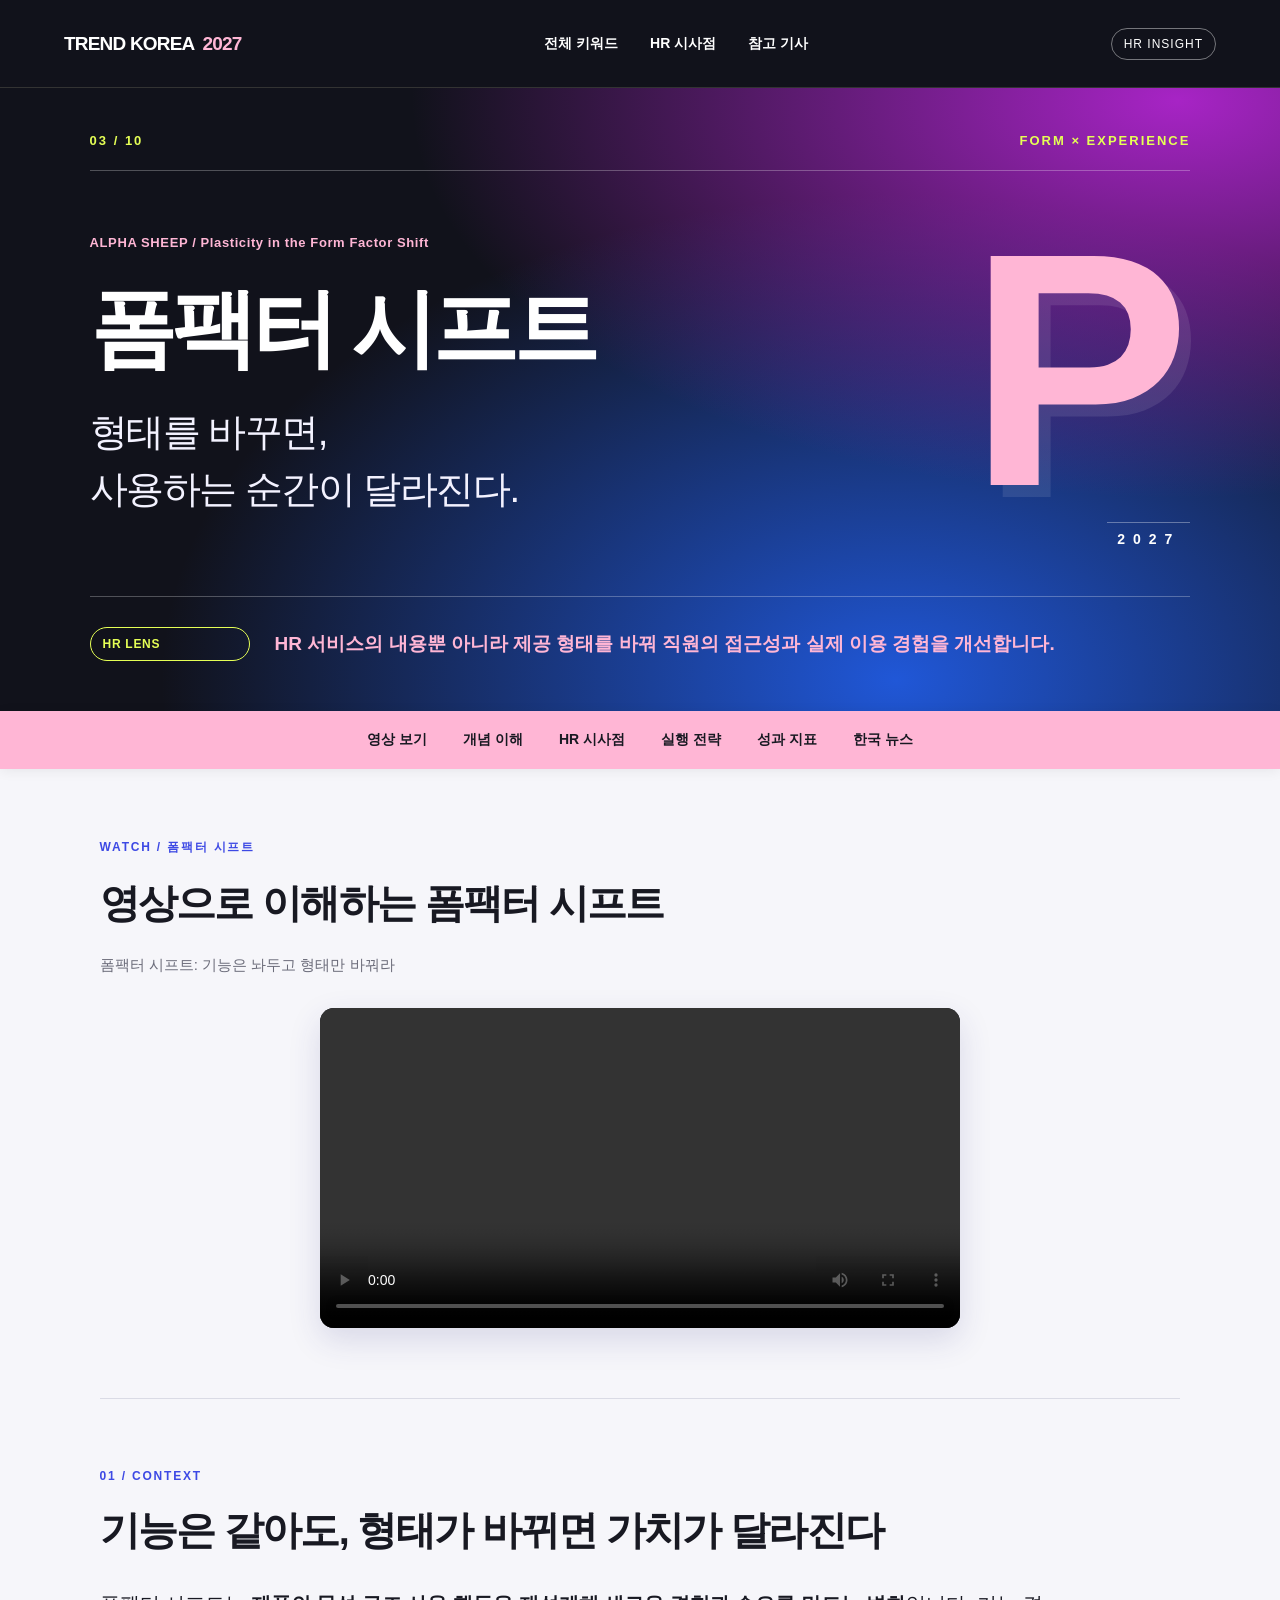
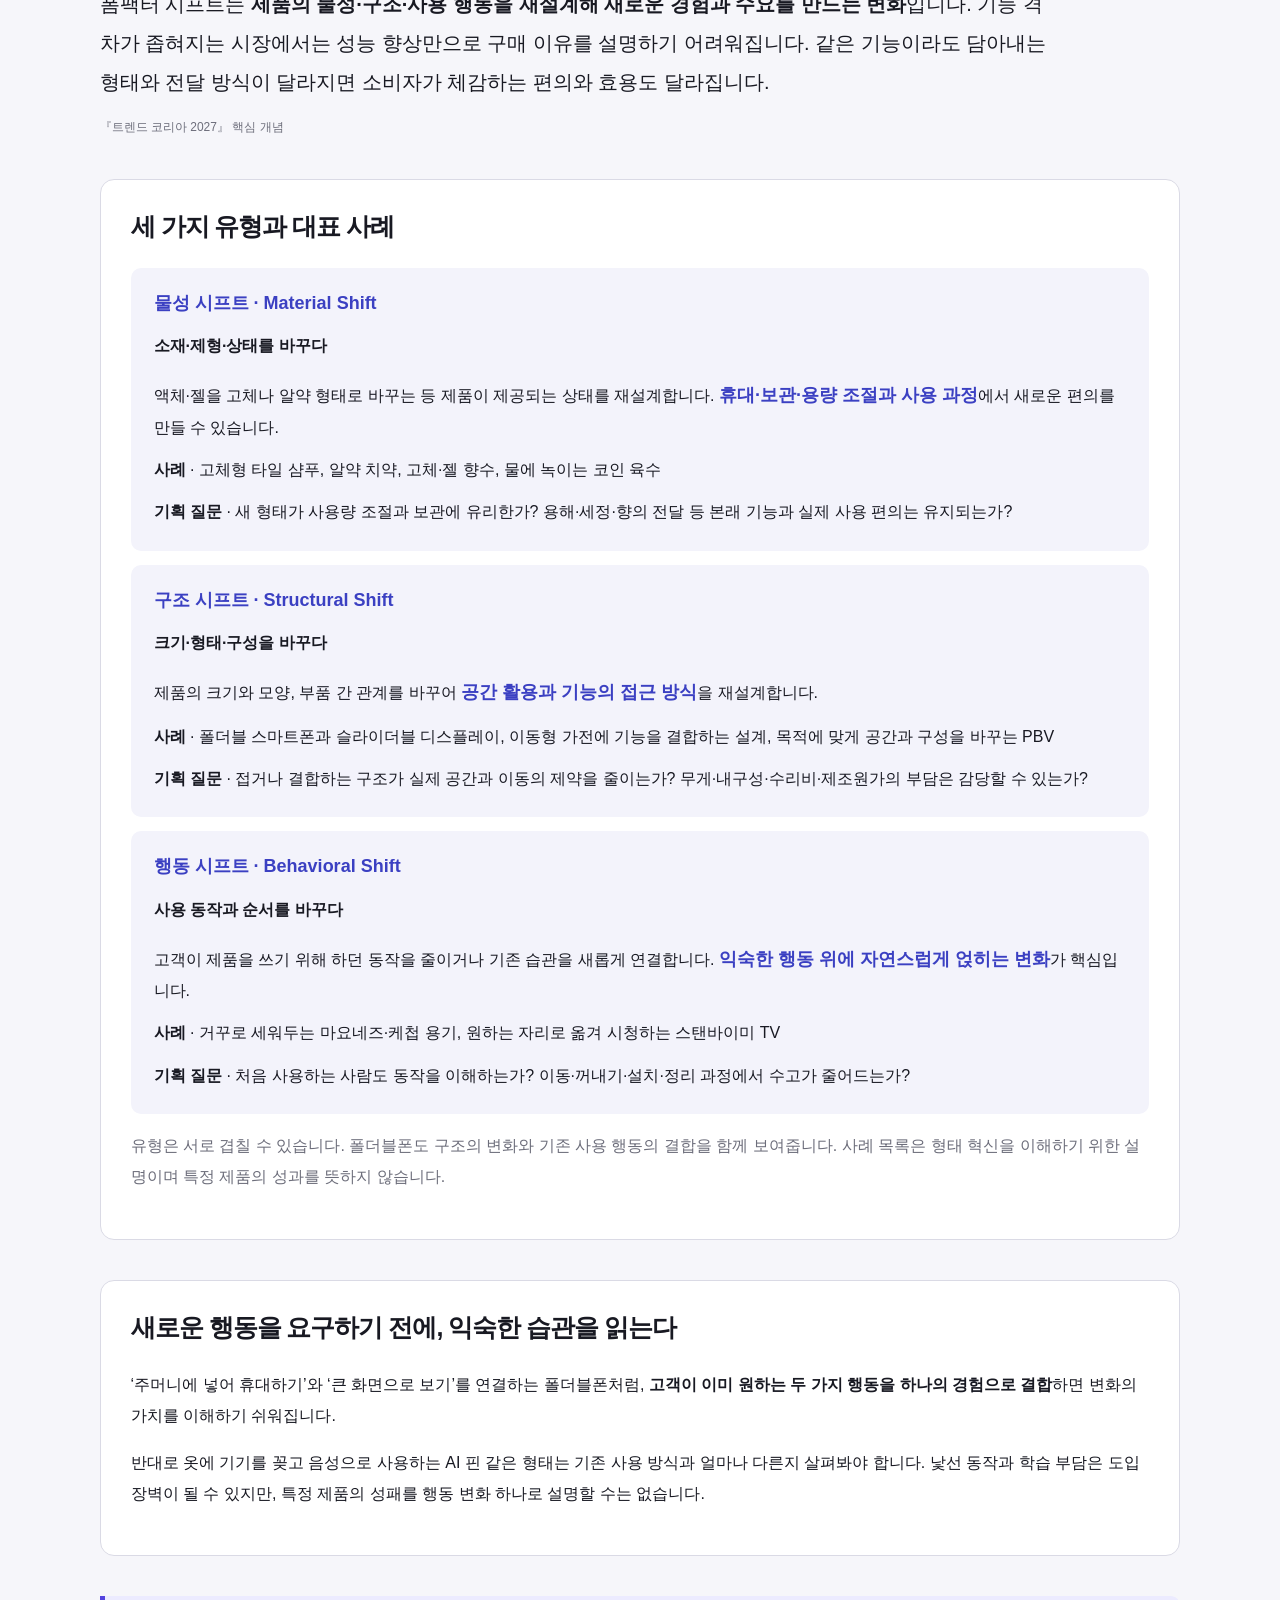
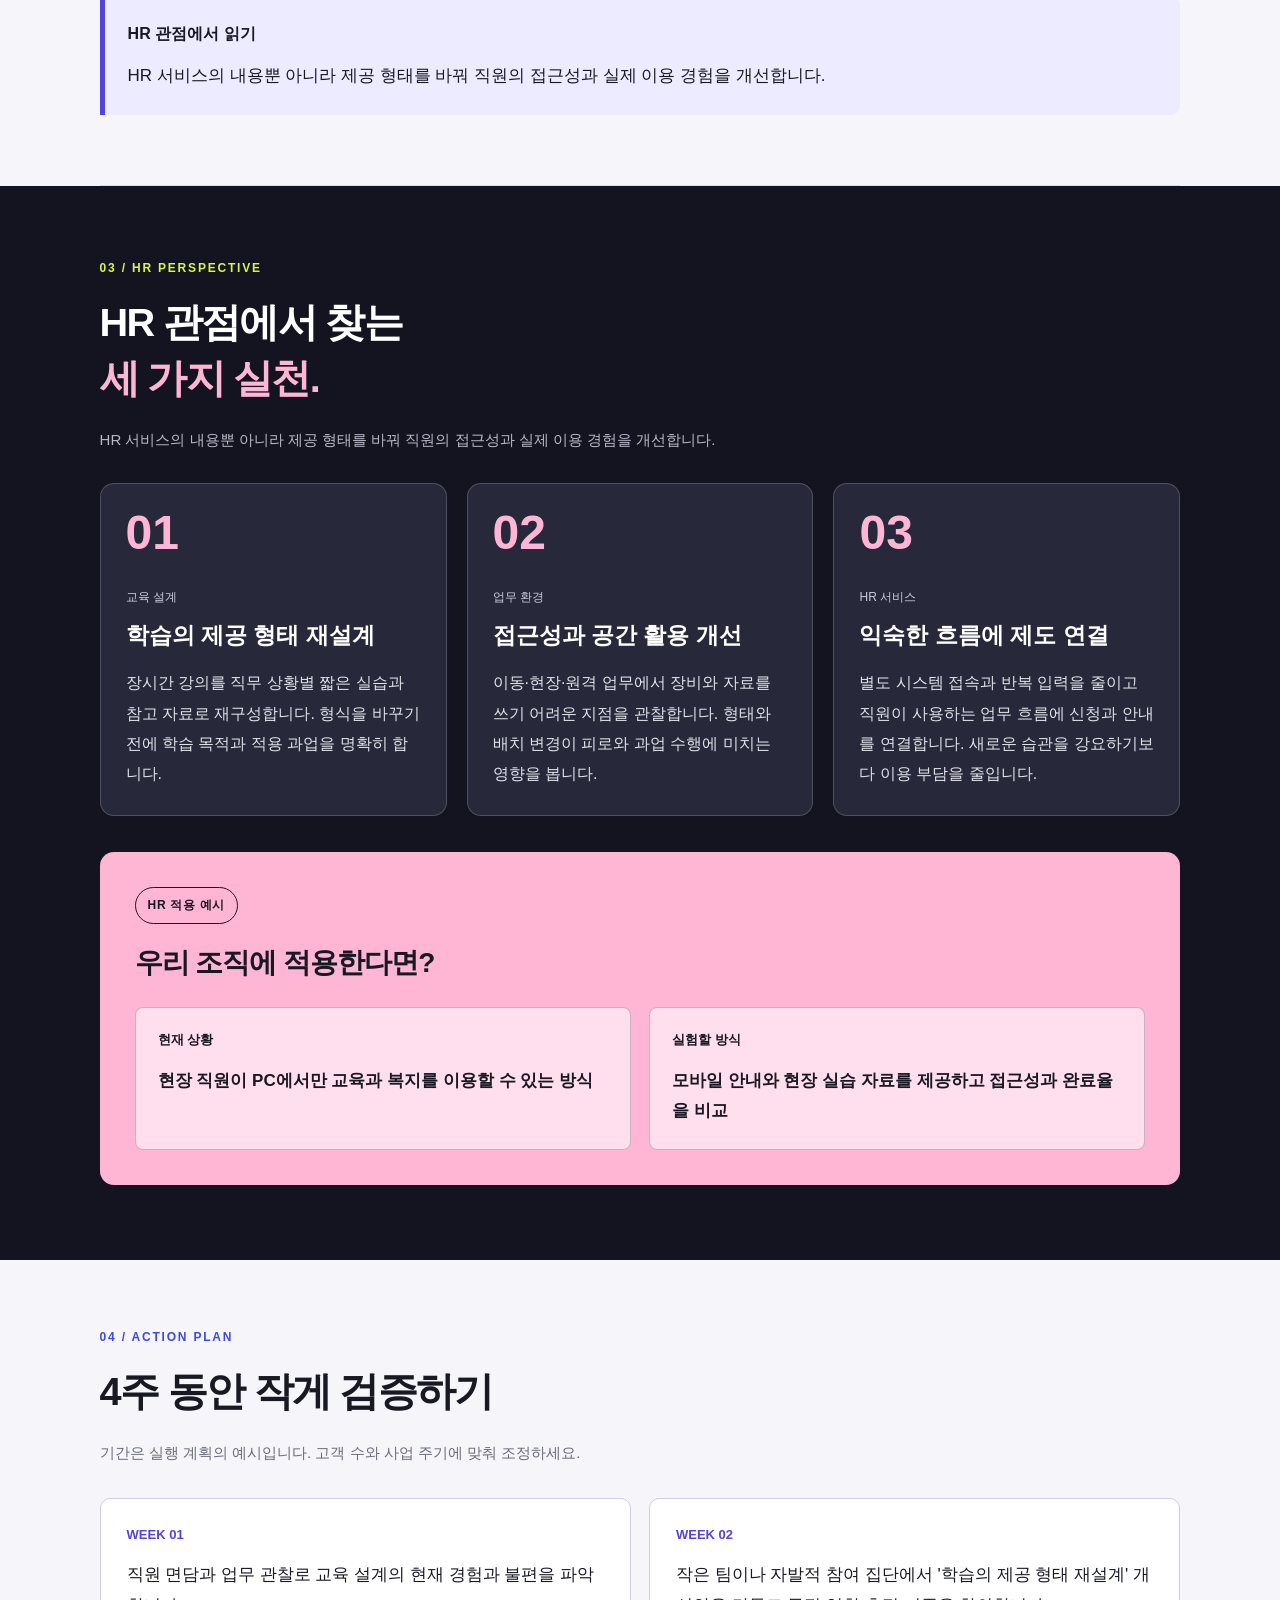
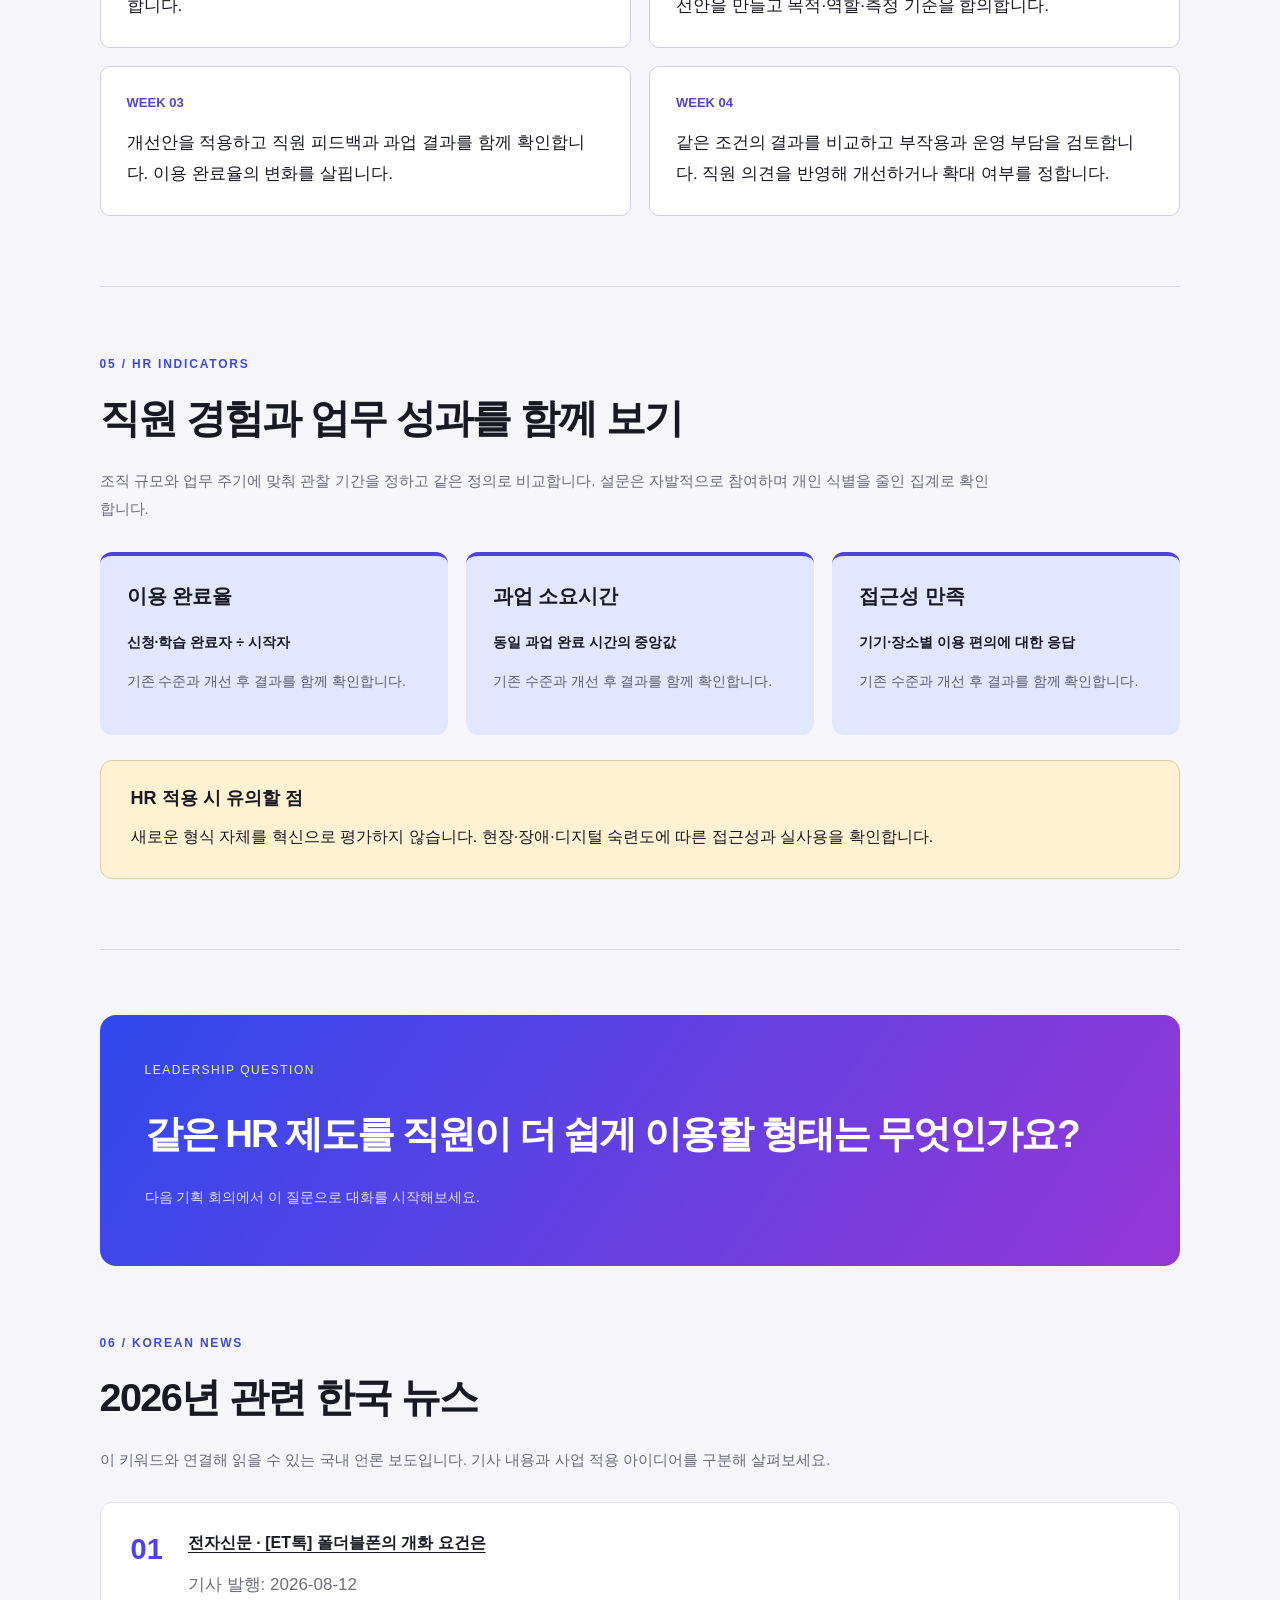
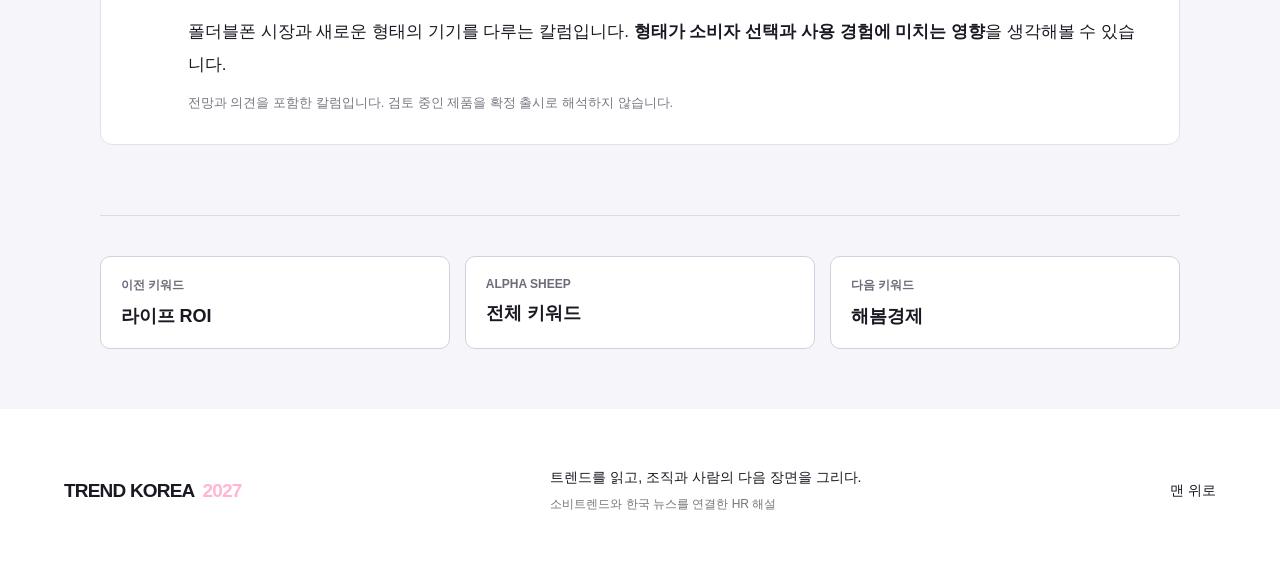
<file: keywords/form-factor.html>
<!doctype html><html lang="ko"><head><meta charset="utf-8"><meta name="viewport" content="width=device-width, initial-scale=1"><title>폼팩터 시프트의 HR 인사이트 — 트렌드 코리아 2027</title><meta name="description" content="폼팩터 변화의 사업 가치는 새로운 외형이 아니라, 기존 제품이 접근하지 못한 사용 장면과 고객을 만드는 데 있습니다."><link rel="icon" href="../favicon.svg"><link rel="stylesheet" href="../style.css"><link rel="stylesheet" href="../detail.css"></head><body class="detail-page" style="--accent:#ffb6d5"><div class="reading-progress" aria-hidden="true"></div><header><a class="brand" href="../index.html">TREND KOREA<span>2027</span></a><nav aria-label="주요 메뉴"><a href="../index.html#trends">전체 키워드</a><a href="#business">HR 시사점</a><a href="#evidence">참고 기사</a></nav><span class="edition">HR INSIGHT</span></header><main><section class="detail-hero"><div class="hero-index"><span>03 / 10</span><span>FORM × EXPERIENCE</span></div><div class="hero-title"><div><p class="eyebrow">ALPHA SHEEP / Plasticity in the Form Factor Shift</p><h1>폼팩터 시프트</h1><p class="detail-headline">형태를 바꾸면,<br>사용하는 순간이 달라진다.</p></div><div class="giant-letter" aria-hidden="true">P<span>2027</span></div></div><div class="hero-thesis"><span class="pill">HR LENS</span><p><strong>HR 서비스의 내용뿐 아니라 제공 형태를 바꿔 직원의 접근성과 실제 이용 경험을 개선합니다.</strong></p></div></section><div class="chapter-nav" aria-label="페이지 목차"><a href="#video">영상 보기</a><a href="#meaning">개념 이해</a><a href="#business">HR 시사점</a><a href="#action">실행 전략</a><a href="#metrics">성과 지표</a><a href="#evidence">한국 뉴스</a></div><div class="detail-wrap"><section id="video" class="detail-section"><div class="section-label">WATCH / 폼팩터 시프트</div><h2>영상으로 이해하는 폼팩터 시프트</h2><p class="section-note">폼팩터 시프트: 기능은 놔두고 형태만 바꿔라</p><video class="keyword-video" controls playsinline preload="metadata" aria-label="폼팩터 시프트: 기능은 놔두고 형태만 바꿔라"><source src="../media/form-factor-explained.mp4" type="video/mp4">이 브라우저에서는 영상을 재생할 수 없습니다. <a href="../media/form-factor-explained.mp4">영상 열기</a></video></section><section id="meaning" class="detail-section"><div class="section-label">01 / CONTEXT</div><h2>기능은 같아도, 형태가 바뀌면 가치가 달라진다</h2><p class="concept">폼팩터 시프트는 <strong>제품의 물성·구조·사용 행동을 재설계해 새로운 경험과 수요를 만드는 변화</strong>입니다. 기능 격차가 좁혀지는 시장에서는 성능 향상만으로 구매 이유를 설명하기 어려워집니다. 같은 기능이라도 담아내는 형태와 전달 방식이 달라지면 소비자가 체감하는 편의와 효용도 달라집니다.</p><span class="annotation">『트렌드 코리아 2027』 핵심 개념</span><div class="ennui-concept"><h3>세 가지 유형과 대표 사례</h3><ol class="concept-steps"><li><strong>물성 시프트 · Material Shift</strong><h4>소재·제형·상태를 바꾸다</h4><p>액체·젤을 고체나 알약 형태로 바꾸는 등 제품이 제공되는 상태를 재설계합니다. <strong>휴대·보관·용량 조절과 사용 과정</strong>에서 새로운 편의를 만들 수 있습니다.</p><p><b>사례</b> · 고체형 타일 샴푸, 알약 치약, 고체·젤 향수, 물에 녹이는 코인 육수</p><p><b>기획 질문</b> · 새 형태가 사용량 조절과 보관에 유리한가? 용해·세정·향의 전달 등 본래 기능과 실제 사용 편의는 유지되는가?</p></li><li><strong>구조 시프트 · Structural Shift</strong><h4>크기·형태·구성을 바꾸다</h4><p>제품의 크기와 모양, 부품 간 관계를 바꾸어 <strong>공간 활용과 기능의 접근 방식</strong>을 재설계합니다.</p><p><b>사례</b> · 폴더블 스마트폰과 슬라이더블 디스플레이, 이동형 가전에 기능을 결합하는 설계, 목적에 맞게 공간과 구성을 바꾸는 PBV</p><p><b>기획 질문</b> · 접거나 결합하는 구조가 실제 공간과 이동의 제약을 줄이는가? 무게·내구성·수리비·제조원가의 부담은 감당할 수 있는가?</p></li><li><strong>행동 시프트 · Behavioral Shift</strong><h4>사용 동작과 순서를 바꾸다</h4><p>고객이 제품을 쓰기 위해 하던 동작을 줄이거나 기존 습관을 새롭게 연결합니다. <strong>익숙한 행동 위에 자연스럽게 얹히는 변화</strong>가 핵심입니다.</p><p><b>사례</b> · 거꾸로 세워두는 마요네즈·케첩 용기, 원하는 자리로 옮겨 시청하는 스탠바이미 TV</p><p><b>기획 질문</b> · 처음 사용하는 사람도 동작을 이해하는가? 이동·꺼내기·설치·정리 과정에서 수고가 줄어드는가?</p></li></ol><p class="annotation">유형은 서로 겹칠 수 있습니다. 폴더블폰도 구조의 변화와 기존 사용 행동의 결합을 함께 보여줍니다. 사례 목록은 형태 혁신을 이해하기 위한 설명이며 특정 제품의 성과를 뜻하지 않습니다.</p></div><div class="ennui-concept"><h3>새로운 행동을 요구하기 전에, 익숙한 습관을 읽는다</h3><p>‘주머니에 넣어 휴대하기’와 ‘큰 화면으로 보기’를 연결하는 폴더블폰처럼, <strong>고객이 이미 원하는 두 가지 행동을 하나의 경험으로 결합</strong>하면 변화의 가치를 이해하기 쉬워집니다.</p><p>반대로 옷에 기기를 꽂고 음성으로 사용하는 AI 핀 같은 형태는 기존 사용 방식과 얼마나 다른지 살펴봐야 합니다. 낯선 동작과 학습 부담은 도입 장벽이 될 수 있지만, 특정 제품의 성패를 행동 변화 하나로 설명할 수는 없습니다.</p></div><div class="concept-emphasis"><strong>HR 관점에서 읽기</strong><p>HR 서비스의 내용뿐 아니라 제공 형태를 바꿔 직원의 접근성과 실제 이용 경험을 개선합니다.</p></div></section></div><section id="business" class="business-section"><div class="detail-wrap"><div class="section-label">03 / HR PERSPECTIVE</div><h2>HR 관점에서 찾는<br><span>세 가지 실천.</span></h2><p class="section-note">HR 서비스의 내용뿐 아니라 제공 형태를 바꿔 직원의 접근성과 실제 이용 경험을 개선합니다.</p><div class="opportunity-grid"><article><span class="op-number">01</span><span class="industry">교육 설계</span><h3>학습의 제공 형태 재설계</h3><p>장시간 강의를 직무 상황별 짧은 실습과 참고 자료로 재구성합니다. 형식을 바꾸기 전에 학습 목적과 적용 과업을 명확히 합니다.</p></article><article><span class="op-number">02</span><span class="industry">업무 환경</span><h3>접근성과 공간 활용 개선</h3><p>이동·현장·원격 업무에서 장비와 자료를 쓰기 어려운 지점을 관찰합니다. 형태와 배치 변경이 피로와 과업 수행에 미치는 영향을 봅니다.</p></article><article><span class="op-number">03</span><span class="industry">HR 서비스</span><h3>익숙한 흐름에 제도 연결</h3><p>별도 시스템 접속과 반복 입력을 줄이고 직원이 사용하는 업무 흐름에 신청과 안내를 연결합니다. 새로운 습관을 강요하기보다 이용 부담을 줄입니다.</p></article></div><div class="example"><span class="pill">HR 적용 예시</span><h3>우리 조직에 적용한다면?</h3><div class="example-compare"><article><span>현재 상황</span><p>현장 직원이 PC에서만 교육과 복지를 이용할 수 있는 방식</p></article><article><span>실험할 방식</span><p>모바일 안내와 현장 실습 자료를 제공하고 접근성과 완료율을 비교</p></article></div></div></div></section><div class="detail-wrap"><section id="action" class="detail-section"><div class="section-label">04 / ACTION PLAN</div><h2>4주 동안 작게 검증하기</h2><p class="section-note">기간은 실행 계획의 예시입니다. 고객 수와 사업 주기에 맞춰 조정하세요.</p><ol class="action-plan"><li><span>WEEK 01</span><p>직원 면담과 업무 관찰로 교육 설계의 현재 경험과 불편을 파악합니다.</p></li><li><span>WEEK 02</span><p>작은 팀이나 자발적 참여 집단에서 '학습의 제공 형태 재설계' 개선안을 만들고 목적·역할·측정 기준을 합의합니다.</p></li><li><span>WEEK 03</span><p>개선안을 적용하고 직원 피드백과 과업 결과를 함께 확인합니다. 이용 완료율의 변화를 살핍니다.</p></li><li><span>WEEK 04</span><p>같은 조건의 결과를 비교하고 부작용과 운영 부담을 검토합니다. 직원 의견을 반영해 개선하거나 확대 여부를 정합니다.</p></li></ol></section><section id="metrics" class="detail-section"><div class="section-label">05 / HR INDICATORS</div><h2>직원 경험과 업무 성과를 함께 보기</h2><p class="section-note">조직 규모와 업무 주기에 맞춰 관찰 기간을 정하고 같은 정의로 비교합니다. 설문은 자발적으로 참여하며 개인 식별을 줄인 집계로 확인합니다.</p><div class="metric-grid"><article><h3>이용 완료율</h3><div>신청·학습 완료자 ÷ 시작자</div><p>기존 수준과 개선 후 결과를 함께 확인합니다.</p></article><article><h3>과업 소요시간</h3><div>동일 과업 완료 시간의 중앙값</div><p>기존 수준과 개선 후 결과를 함께 확인합니다.</p></article><article><h3>접근성 만족</h3><div>기기·장소별 이용 편의에 대한 응답</div><p>기존 수준과 개선 후 결과를 함께 확인합니다.</p></article></div><div class="risk"><h3>HR 적용 시 유의할 점</h3><p>새로운 형식 자체를 혁신으로 평가하지 않습니다. 현장·장애·디지털 숙련도에 따른 접근성과 실사용을 확인합니다.</p></div></section><section class="decision"><span>LEADERSHIP QUESTION</span><h2>같은 HR 제도를 직원이 더 쉽게 이용할 형태는 무엇인가요?</h2><p>다음 기획 회의에서 이 질문으로 대화를 시작해보세요.</p></section><section id="evidence" class="detail-section"><div class="section-label">06 / KOREAN NEWS</div><h2>2026년 관련 한국 뉴스</h2><p class="section-note">이 키워드와 연결해 읽을 수 있는 국내 언론 보도입니다. 기사 내용과 사업 적용 아이디어를 구분해 살펴보세요.</p><div class="evidence-list"><article><span class="evidence-num">01</span><div><a href="https://www.etnews.com/20260812000191" target="_blank" rel="noopener noreferrer">전자신문 · [ET톡] 폴더블폰의 개화 요건은</a><p class="annotation">기사 발행: 2026-08-12</p><p>폴더블폰 시장과 새로운 형태의 기기를 다루는 칼럼입니다. <strong>형태가 소비자 선택과 사용 경험에 미치는 영향</strong>을 생각해볼 수 있습니다.</p><small>전망과 의견을 포함한 칼럼입니다. 검토 중인 제품을 확정 출시로 해석하지 않습니다.</small></div></article></div></section><nav class="next-previous" aria-label="다른 키워드 탐색"><a href="life-roi.html"><span>이전 키워드</span><strong>라이프 ROI</strong></a><a href="../index.html#trends"><span>ALPHA SHEEP</span><strong>전체 키워드</strong></a><a href="have-a-go.html"><span>다음 키워드</span><strong>해봄경제</strong></a></nav></div></main><footer><a class="brand" href="../index.html">TREND KOREA<span>2027</span></a><p>트렌드를 읽고, 조직과 사람의 다음 장면을 그리다.<br><span>소비트렌드와 한국 뉴스를 연결한 HR 해설</span></p><a href="#">맨 위로</a></footer><script>const bar=document.querySelector('.reading-progress');const update=()=>{const h=document.documentElement;bar.style.width=(h.scrollHeight===h.clientHeight?0:h.scrollTop/(h.scrollHeight-h.clientHeight)*100)+'%';};addEventListener('scroll',update,{passive:true});update();</script></body></html>
</file>
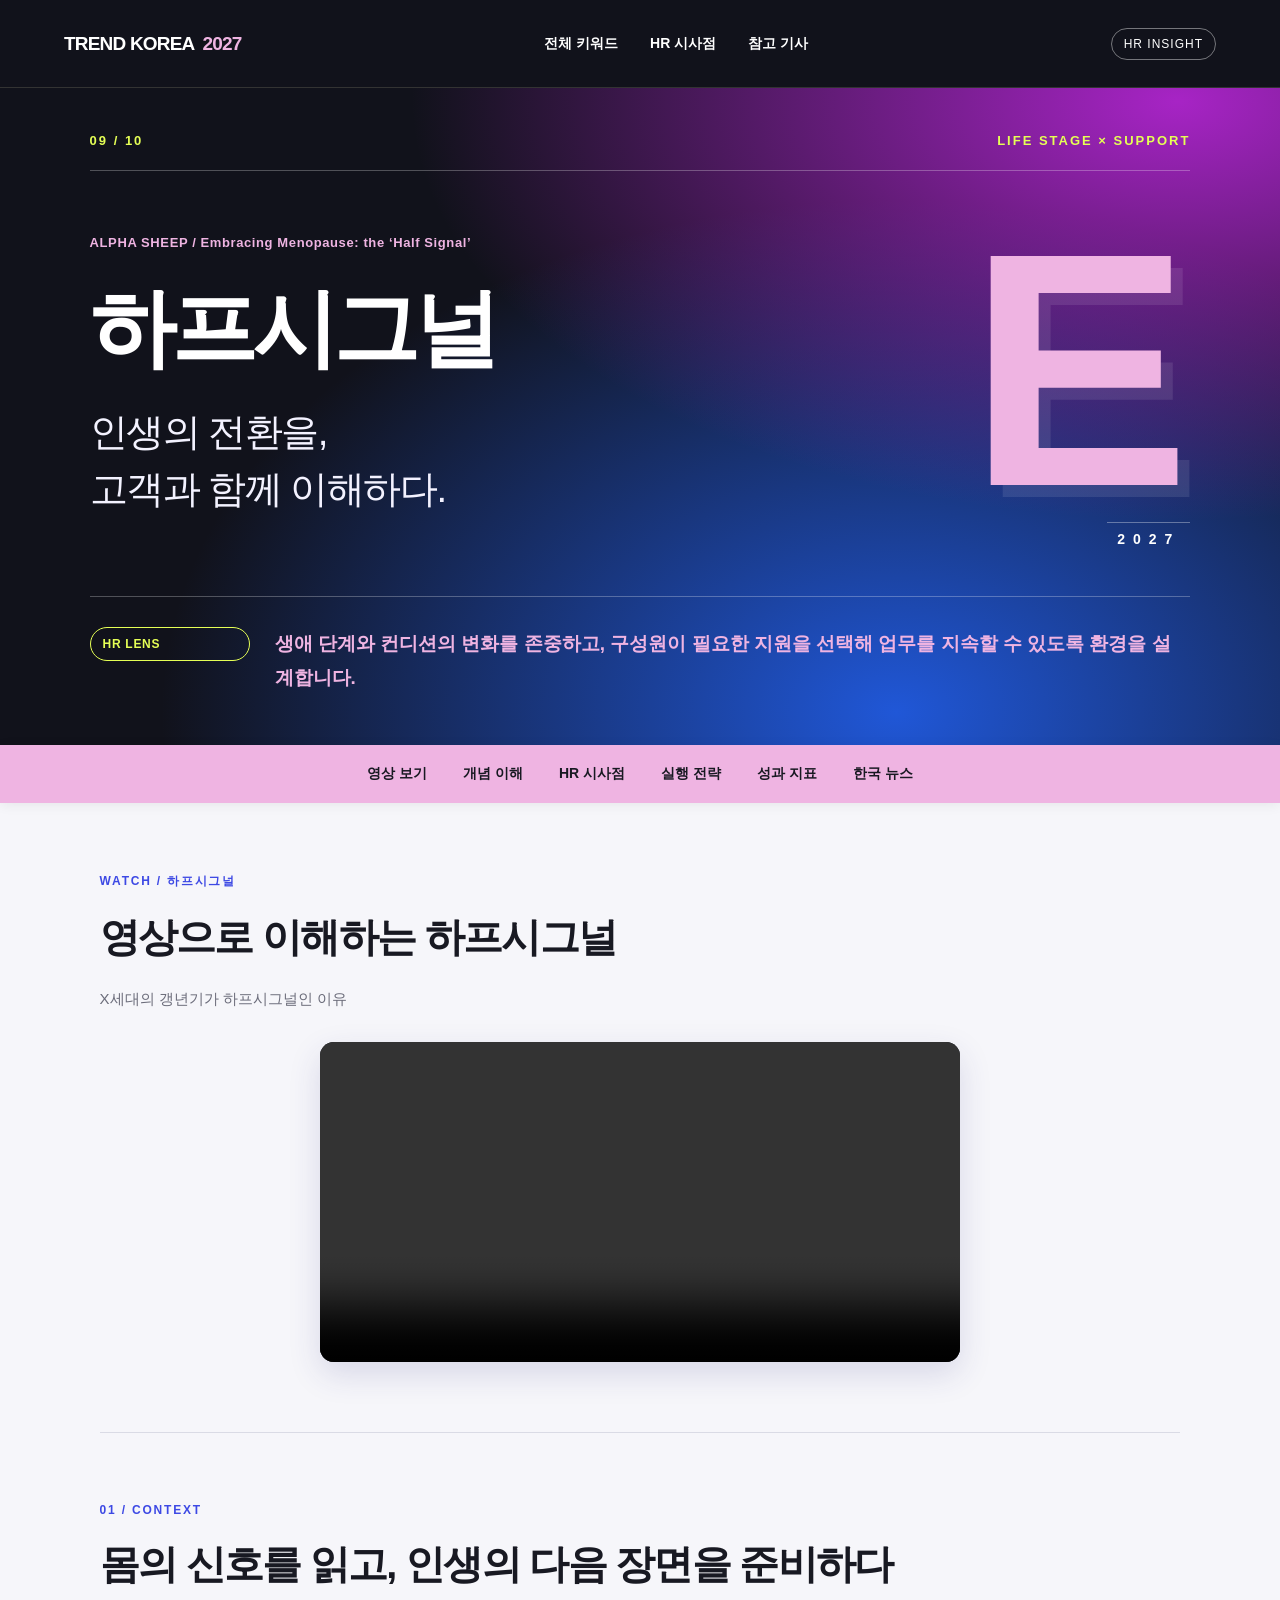
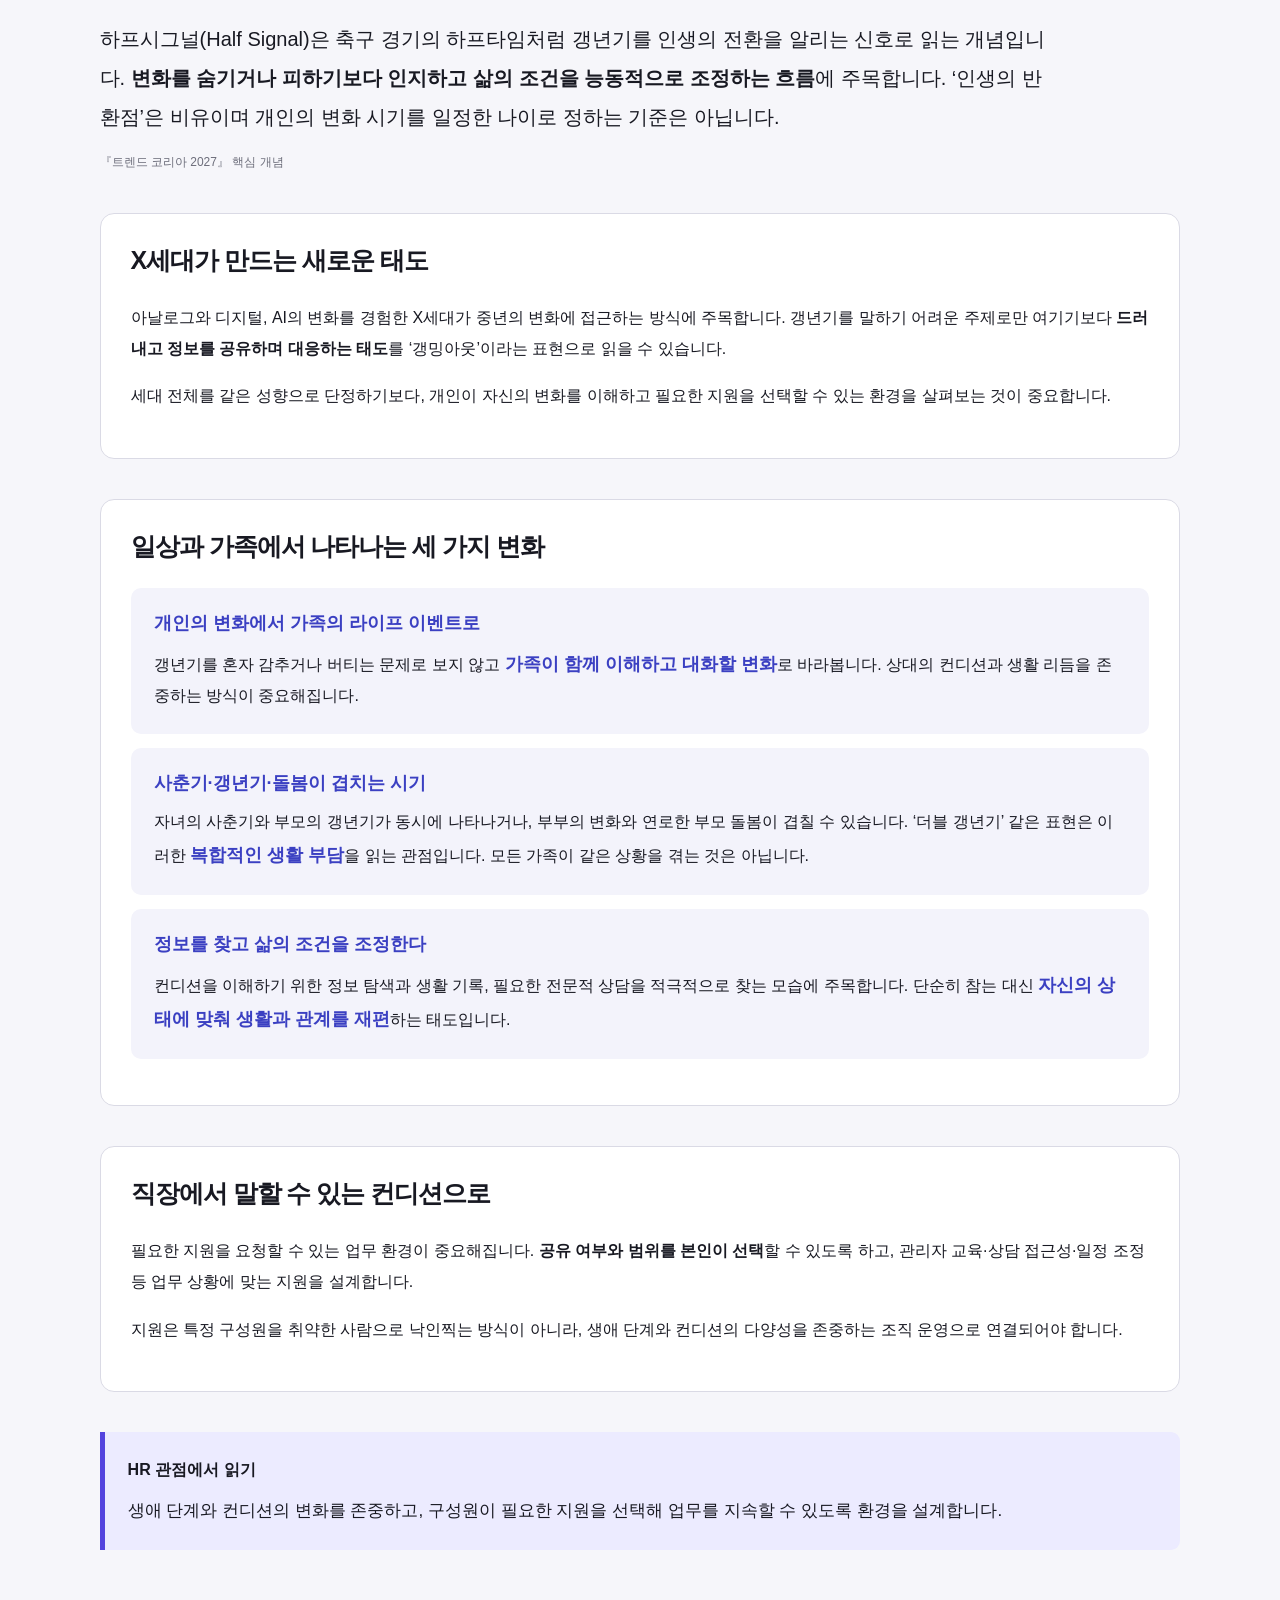
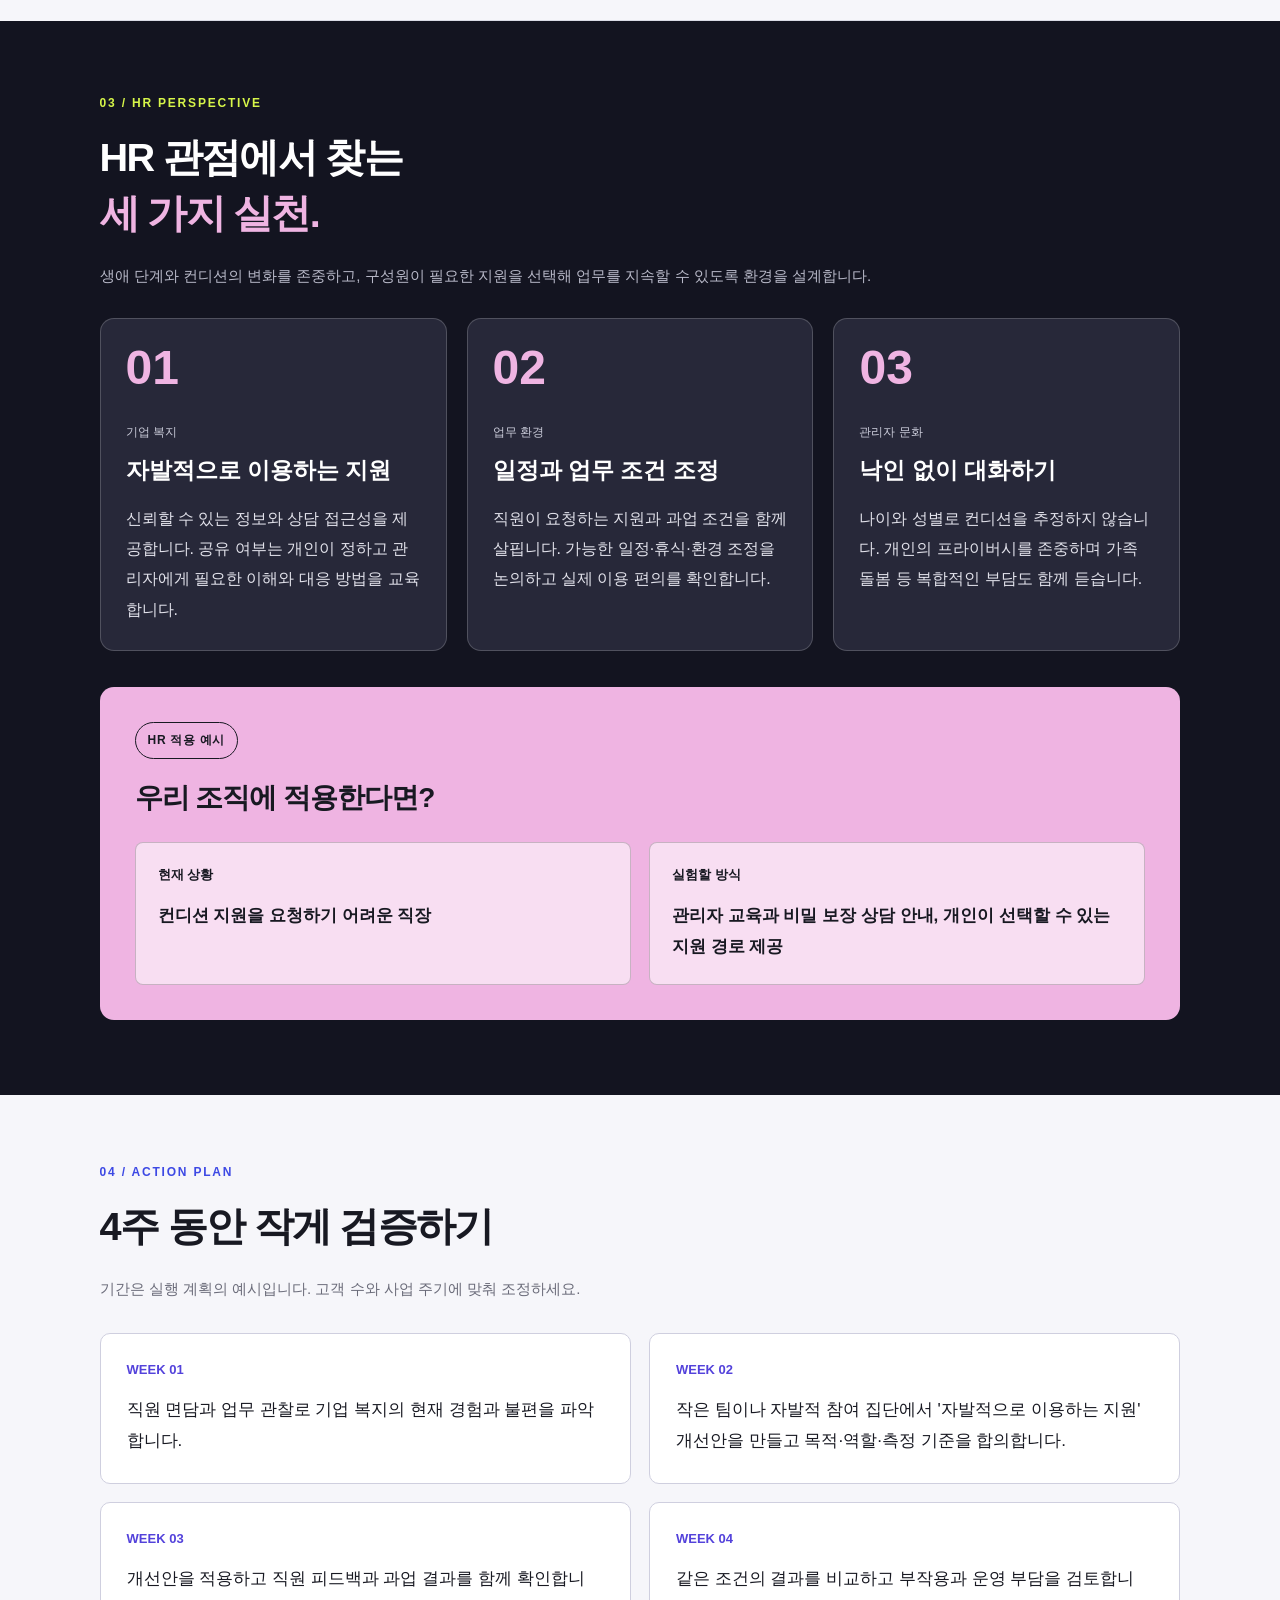
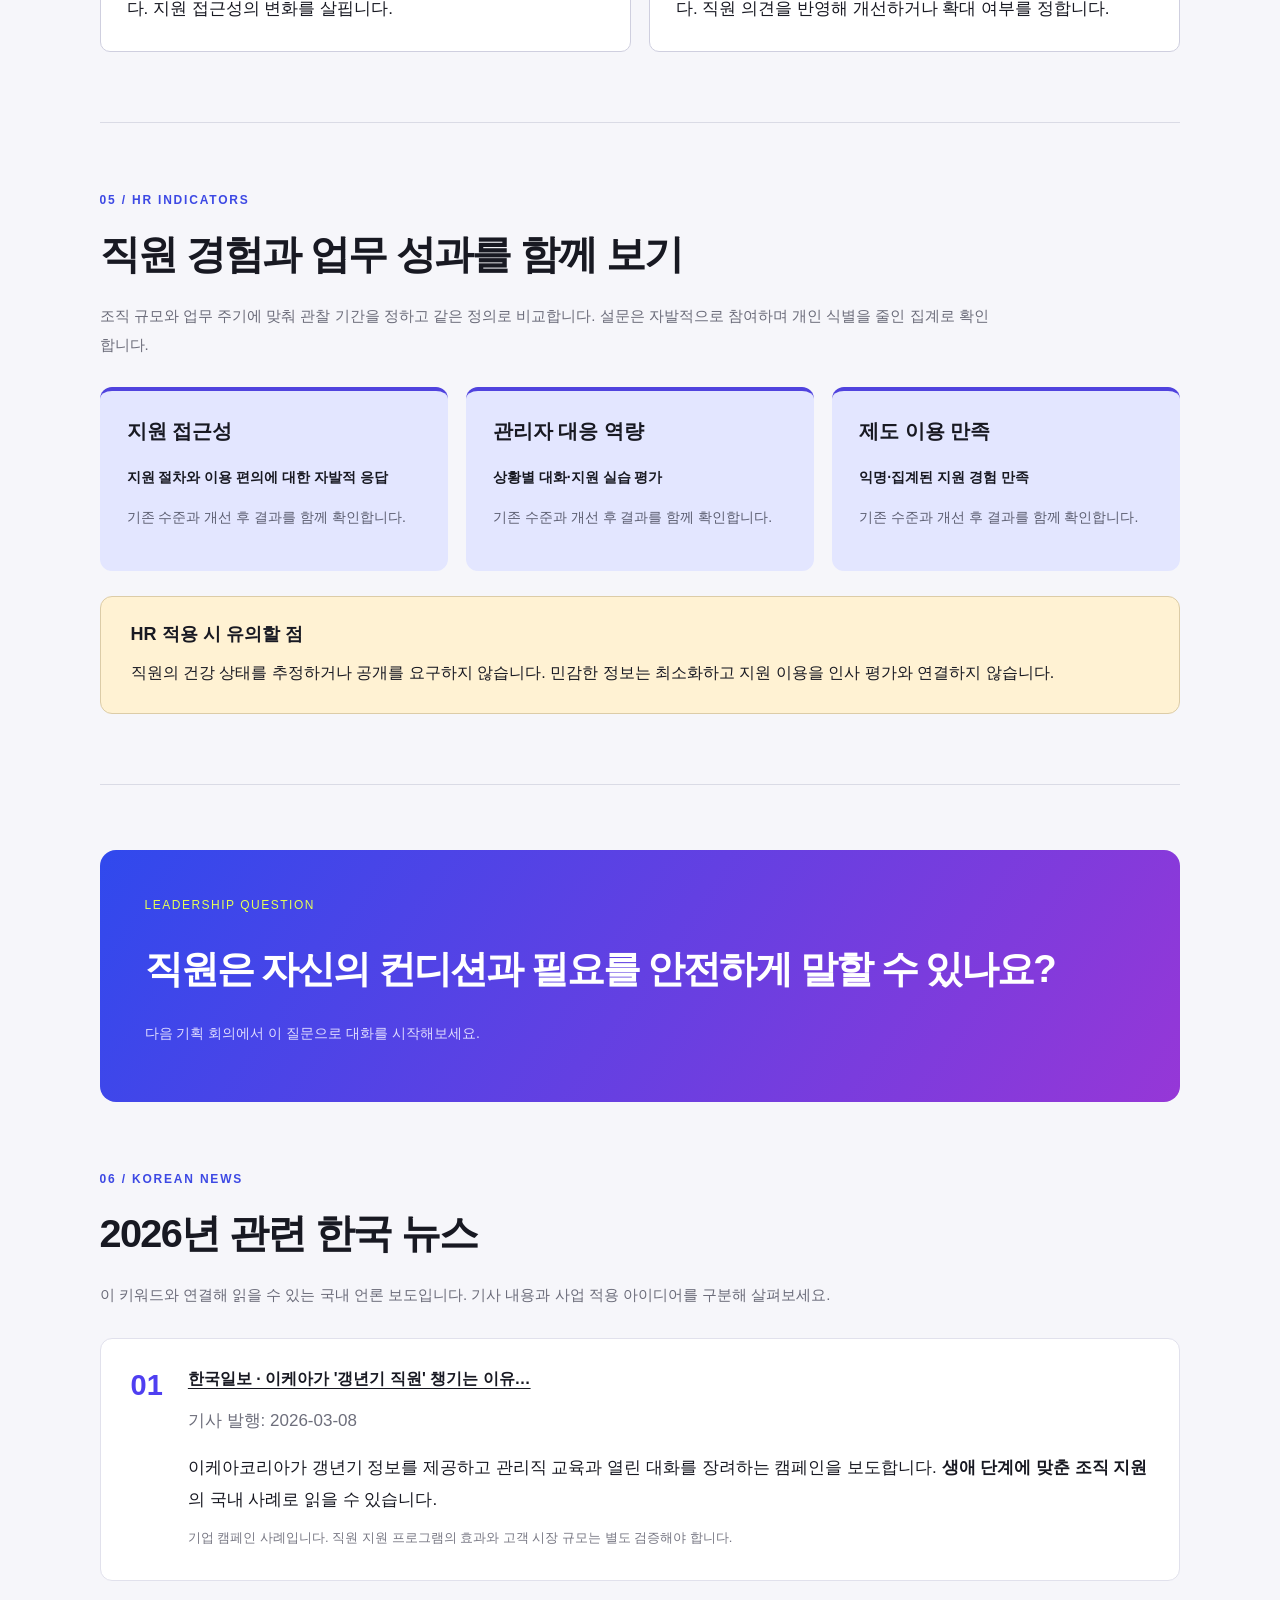
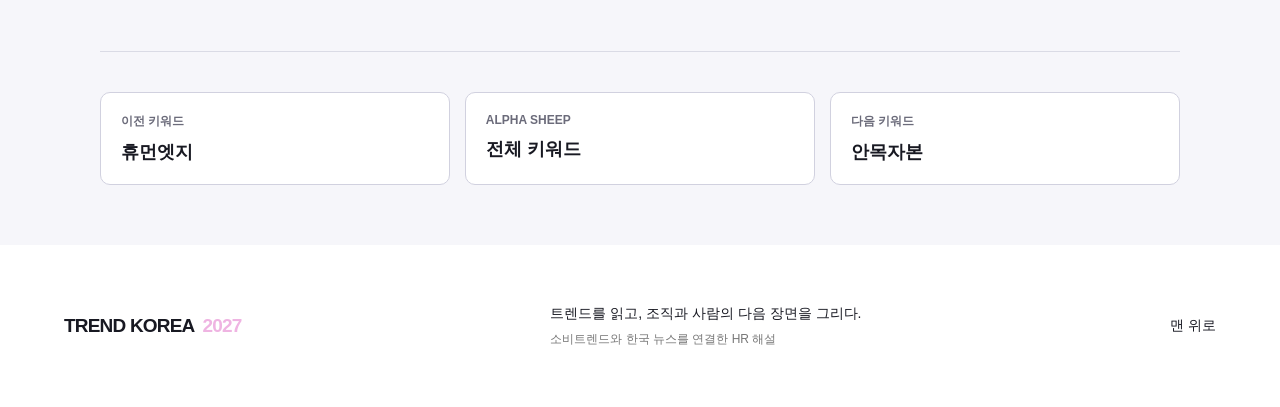
<file: keywords/half-signal.html>
<!doctype html><html lang="ko"><head><meta charset="utf-8"><meta name="viewport" content="width=device-width, initial-scale=1"><title>하프시그널의 HR 인사이트 — 트렌드 코리아 2027</title><meta name="description" content="하프시그널은 고객 생애 단계에 맞춘 서비스 설계와 숙련된 구성원이 계속 일할 수 있는 환경이라는 두 가지 사업 과제로 읽을 수 있습니다."><link rel="icon" href="../favicon.svg"><link rel="stylesheet" href="../style.css"><link rel="stylesheet" href="../detail.css"></head><body class="detail-page" style="--accent:#efb4e2"><div class="reading-progress" aria-hidden="true"></div><header><a class="brand" href="../index.html">TREND KOREA<span>2027</span></a><nav aria-label="주요 메뉴"><a href="../index.html#trends">전체 키워드</a><a href="#business">HR 시사점</a><a href="#evidence">참고 기사</a></nav><span class="edition">HR INSIGHT</span></header><main><section class="detail-hero"><div class="hero-index"><span>09 / 10</span><span>LIFE STAGE × SUPPORT</span></div><div class="hero-title"><div><p class="eyebrow">ALPHA SHEEP / Embracing Menopause: the ‘Half Signal’</p><h1>하프시그널</h1><p class="detail-headline">인생의 전환을,<br>고객과 함께 이해하다.</p></div><div class="giant-letter" aria-hidden="true">E<span>2027</span></div></div><div class="hero-thesis"><span class="pill">HR LENS</span><p><strong>생애 단계와 컨디션의 변화를 존중하고, 구성원이 필요한 지원을 선택해 업무를 지속할 수 있도록 환경을 설계합니다.</strong></p></div></section><div class="chapter-nav" aria-label="페이지 목차"><a href="#video">영상 보기</a><a href="#meaning">개념 이해</a><a href="#business">HR 시사점</a><a href="#action">실행 전략</a><a href="#metrics">성과 지표</a><a href="#evidence">한국 뉴스</a></div><div class="detail-wrap"><section id="video" class="detail-section"><div class="section-label">WATCH / 하프시그널</div><h2>영상으로 이해하는 하프시그널</h2><p class="section-note">X세대의 갱년기가 하프시그널인 이유</p><video class="keyword-video" controls playsinline preload="metadata" aria-label="X세대의 갱년기가 하프시그널인 이유"><source src="../media/half-signal-explained.mp4" type="video/mp4">이 브라우저에서는 영상을 재생할 수 없습니다. <a href="../media/half-signal-explained.mp4">영상 열기</a></video></section><section id="meaning" class="detail-section"><div class="section-label">01 / CONTEXT</div><h2>몸의 신호를 읽고, 인생의 다음 장면을 준비하다</h2><p class="concept">하프시그널(Half Signal)은 축구 경기의 하프타임처럼 갱년기를 인생의 전환을 알리는 신호로 읽는 개념입니다. <strong>변화를 숨기거나 피하기보다 인지하고 삶의 조건을 능동적으로 조정하는 흐름</strong>에 주목합니다. ‘인생의 반환점’은 비유이며 개인의 변화 시기를 일정한 나이로 정하는 기준은 아닙니다.</p><span class="annotation">『트렌드 코리아 2027』 핵심 개념</span><div class="ennui-concept"><h3>X세대가 만드는 새로운 태도</h3><p>아날로그와 디지털, AI의 변화를 경험한 X세대가 중년의 변화에 접근하는 방식에 주목합니다. 갱년기를 말하기 어려운 주제로만 여기기보다 <strong>드러내고 정보를 공유하며 대응하는 태도</strong>를 ‘갱밍아웃’이라는 표현으로 읽을 수 있습니다.</p><p>세대 전체를 같은 성향으로 단정하기보다, 개인이 자신의 변화를 이해하고 필요한 지원을 선택할 수 있는 환경을 살펴보는 것이 중요합니다.</p></div><div class="ennui-concept"><h3>일상과 가족에서 나타나는 세 가지 변화</h3><ol class="concept-steps"><li><strong>개인의 변화에서 가족의 라이프 이벤트로</strong><p>갱년기를 혼자 감추거나 버티는 문제로 보지 않고 <strong>가족이 함께 이해하고 대화할 변화</strong>로 바라봅니다. 상대의 컨디션과 생활 리듬을 존중하는 방식이 중요해집니다.</p></li><li><strong>사춘기·갱년기·돌봄이 겹치는 시기</strong><p>자녀의 사춘기와 부모의 갱년기가 동시에 나타나거나, 부부의 변화와 연로한 부모 돌봄이 겹칠 수 있습니다. ‘더블 갱년기’ 같은 표현은 이러한 <strong>복합적인 생활 부담</strong>을 읽는 관점입니다. 모든 가족이 같은 상황을 겪는 것은 아닙니다.</p></li><li><strong>정보를 찾고 삶의 조건을 조정한다</strong><p>컨디션을 이해하기 위한 정보 탐색과 생활 기록, 필요한 전문적 상담을 적극적으로 찾는 모습에 주목합니다. 단순히 참는 대신 <strong>자신의 상태에 맞춰 생활과 관계를 재편</strong>하는 태도입니다.</p></li></ol></div><div class="ennui-concept"><h3>직장에서 말할 수 있는 컨디션으로</h3><p>필요한 지원을 요청할 수 있는 업무 환경이 중요해집니다. <strong>공유 여부와 범위를 본인이 선택</strong>할 수 있도록 하고, 관리자 교육·상담 접근성·일정 조정 등 업무 상황에 맞는 지원을 설계합니다.</p><p>지원은 특정 구성원을 취약한 사람으로 낙인찍는 방식이 아니라, 생애 단계와 컨디션의 다양성을 존중하는 조직 운영으로 연결되어야 합니다.</p></div><div class="concept-emphasis"><strong>HR 관점에서 읽기</strong><p>생애 단계와 컨디션의 변화를 존중하고, 구성원이 필요한 지원을 선택해 업무를 지속할 수 있도록 환경을 설계합니다.</p></div></section></div><section id="business" class="business-section"><div class="detail-wrap"><div class="section-label">03 / HR PERSPECTIVE</div><h2>HR 관점에서 찾는<br><span>세 가지 실천.</span></h2><p class="section-note">생애 단계와 컨디션의 변화를 존중하고, 구성원이 필요한 지원을 선택해 업무를 지속할 수 있도록 환경을 설계합니다.</p><div class="opportunity-grid"><article><span class="op-number">01</span><span class="industry">기업 복지</span><h3>자발적으로 이용하는 지원</h3><p>신뢰할 수 있는 정보와 상담 접근성을 제공합니다. 공유 여부는 개인이 정하고 관리자에게 필요한 이해와 대응 방법을 교육합니다.</p></article><article><span class="op-number">02</span><span class="industry">업무 환경</span><h3>일정과 업무 조건 조정</h3><p>직원이 요청하는 지원과 과업 조건을 함께 살핍니다. 가능한 일정·휴식·환경 조정을 논의하고 실제 이용 편의를 확인합니다.</p></article><article><span class="op-number">03</span><span class="industry">관리자 문화</span><h3>낙인 없이 대화하기</h3><p>나이와 성별로 컨디션을 추정하지 않습니다. 개인의 프라이버시를 존중하며 가족 돌봄 등 복합적인 부담도 함께 듣습니다.</p></article></div><div class="example"><span class="pill">HR 적용 예시</span><h3>우리 조직에 적용한다면?</h3><div class="example-compare"><article><span>현재 상황</span><p>컨디션 지원을 요청하기 어려운 직장</p></article><article><span>실험할 방식</span><p>관리자 교육과 비밀 보장 상담 안내, 개인이 선택할 수 있는 지원 경로 제공</p></article></div></div></div></section><div class="detail-wrap"><section id="action" class="detail-section"><div class="section-label">04 / ACTION PLAN</div><h2>4주 동안 작게 검증하기</h2><p class="section-note">기간은 실행 계획의 예시입니다. 고객 수와 사업 주기에 맞춰 조정하세요.</p><ol class="action-plan"><li><span>WEEK 01</span><p>직원 면담과 업무 관찰로 기업 복지의 현재 경험과 불편을 파악합니다.</p></li><li><span>WEEK 02</span><p>작은 팀이나 자발적 참여 집단에서 '자발적으로 이용하는 지원' 개선안을 만들고 목적·역할·측정 기준을 합의합니다.</p></li><li><span>WEEK 03</span><p>개선안을 적용하고 직원 피드백과 과업 결과를 함께 확인합니다. 지원 접근성의 변화를 살핍니다.</p></li><li><span>WEEK 04</span><p>같은 조건의 결과를 비교하고 부작용과 운영 부담을 검토합니다. 직원 의견을 반영해 개선하거나 확대 여부를 정합니다.</p></li></ol></section><section id="metrics" class="detail-section"><div class="section-label">05 / HR INDICATORS</div><h2>직원 경험과 업무 성과를 함께 보기</h2><p class="section-note">조직 규모와 업무 주기에 맞춰 관찰 기간을 정하고 같은 정의로 비교합니다. 설문은 자발적으로 참여하며 개인 식별을 줄인 집계로 확인합니다.</p><div class="metric-grid"><article><h3>지원 접근성</h3><div>지원 절차와 이용 편의에 대한 자발적 응답</div><p>기존 수준과 개선 후 결과를 함께 확인합니다.</p></article><article><h3>관리자 대응 역량</h3><div>상황별 대화·지원 실습 평가</div><p>기존 수준과 개선 후 결과를 함께 확인합니다.</p></article><article><h3>제도 이용 만족</h3><div>익명·집계된 지원 경험 만족</div><p>기존 수준과 개선 후 결과를 함께 확인합니다.</p></article></div><div class="risk"><h3>HR 적용 시 유의할 점</h3><p>직원의 건강 상태를 추정하거나 공개를 요구하지 않습니다. 민감한 정보는 최소화하고 지원 이용을 인사 평가와 연결하지 않습니다.</p></div></section><section class="decision"><span>LEADERSHIP QUESTION</span><h2>직원은 자신의 컨디션과 필요를 안전하게 말할 수 있나요?</h2><p>다음 기획 회의에서 이 질문으로 대화를 시작해보세요.</p></section><section id="evidence" class="detail-section"><div class="section-label">06 / KOREAN NEWS</div><h2>2026년 관련 한국 뉴스</h2><p class="section-note">이 키워드와 연결해 읽을 수 있는 국내 언론 보도입니다. 기사 내용과 사업 적용 아이디어를 구분해 살펴보세요.</p><div class="evidence-list"><article><span class="evidence-num">01</span><div><a href="https://v.daum.net/v/u0crJUx2nl" target="_blank" rel="noopener noreferrer">한국일보 · 이케아가 '갱년기 직원' 챙기는 이유…</a><p class="annotation">기사 발행: 2026-03-08</p><p>이케아코리아가 갱년기 정보를 제공하고 관리직 교육과 열린 대화를 장려하는 캠페인을 보도합니다. <strong>생애 단계에 맞춘 조직 지원</strong>의 국내 사례로 읽을 수 있습니다.</p><small>기업 캠페인 사례입니다. 직원 지원 프로그램의 효과와 고객 시장 규모는 별도 검증해야 합니다.</small></div></article></div></section><nav class="next-previous" aria-label="다른 키워드 탐색"><a href="human-edge.html"><span>이전 키워드</span><strong>휴먼엣지</strong></a><a href="../index.html#trends"><span>ALPHA SHEEP</span><strong>전체 키워드</strong></a><a href="taste-capital.html"><span>다음 키워드</span><strong>안목자본</strong></a></nav></div></main><footer><a class="brand" href="../index.html">TREND KOREA<span>2027</span></a><p>트렌드를 읽고, 조직과 사람의 다음 장면을 그리다.<br><span>소비트렌드와 한국 뉴스를 연결한 HR 해설</span></p><a href="#">맨 위로</a></footer><script>const bar=document.querySelector('.reading-progress');const update=()=>{const h=document.documentElement;bar.style.width=(h.scrollHeight===h.clientHeight?0:h.scrollTop/(h.scrollHeight-h.clientHeight)*100)+'%';};addEventListener('scroll',update,{passive:true});update();</script></body></html>
</file>
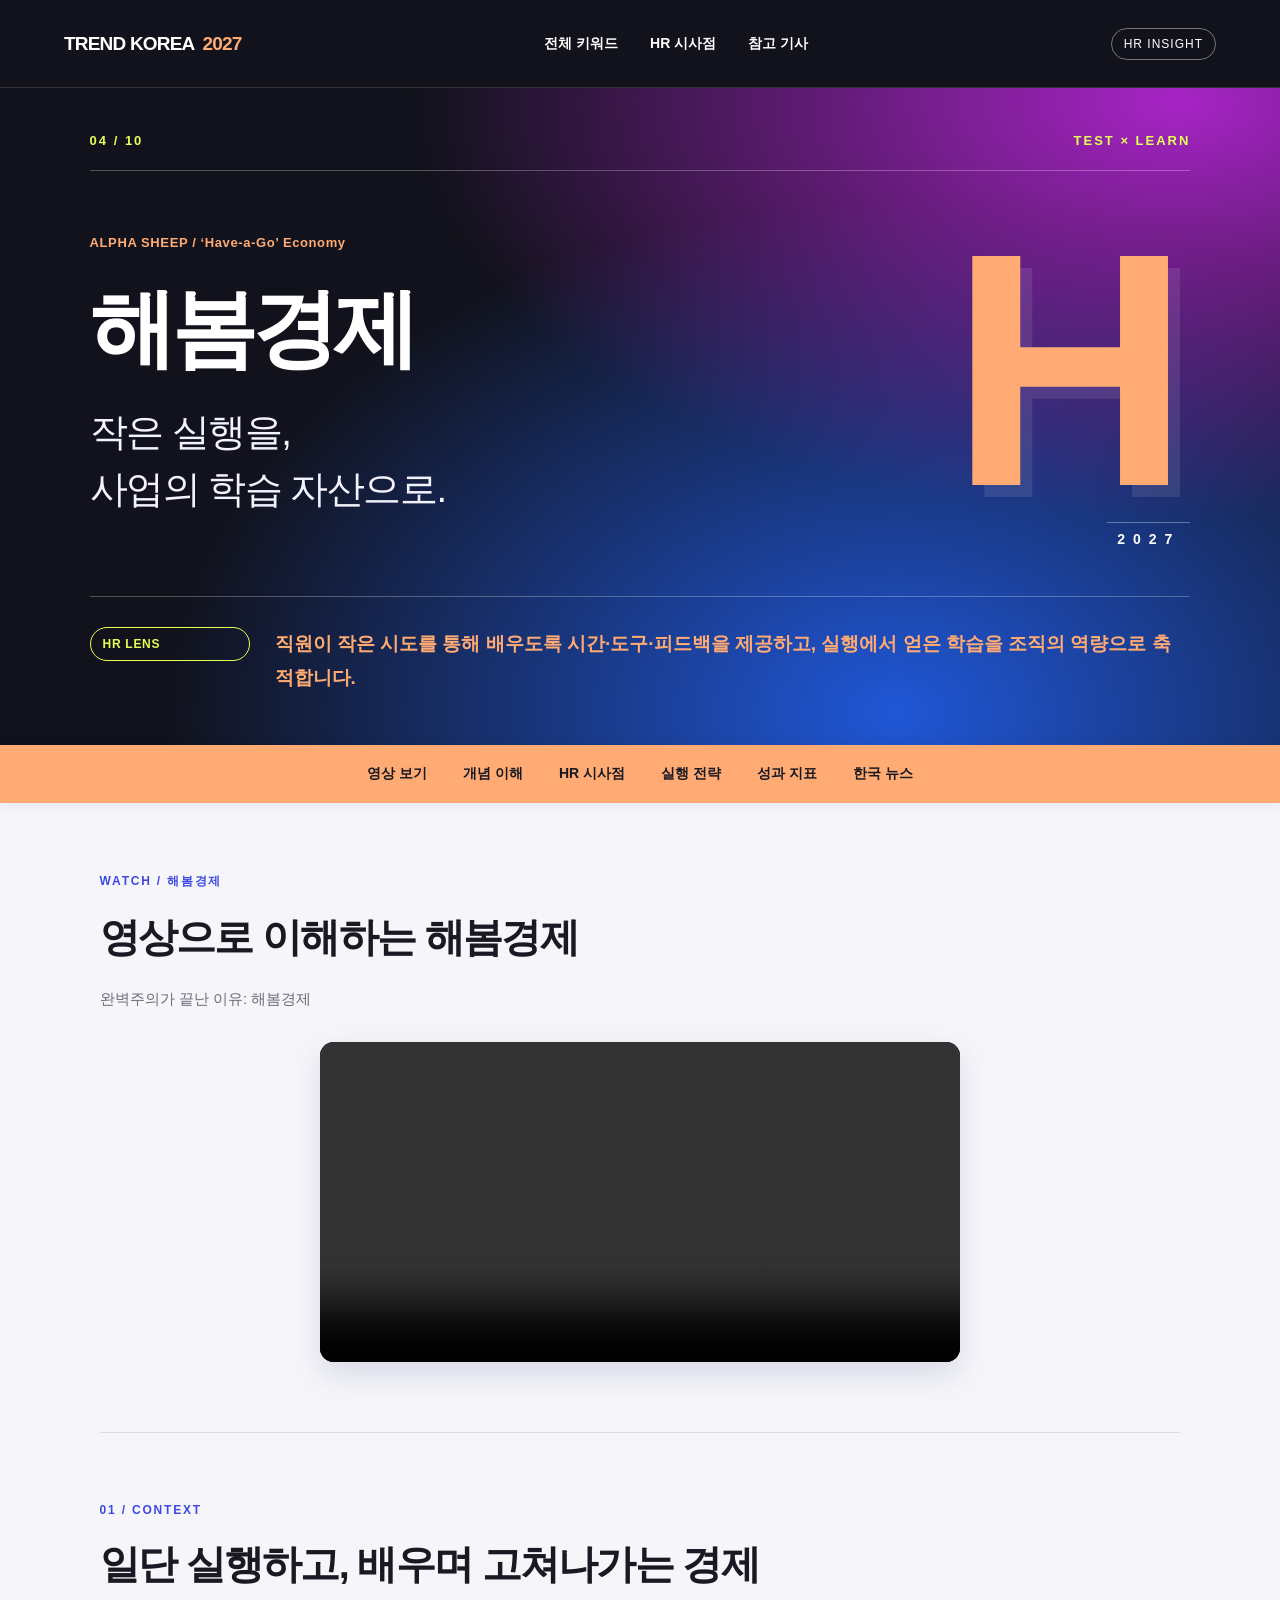
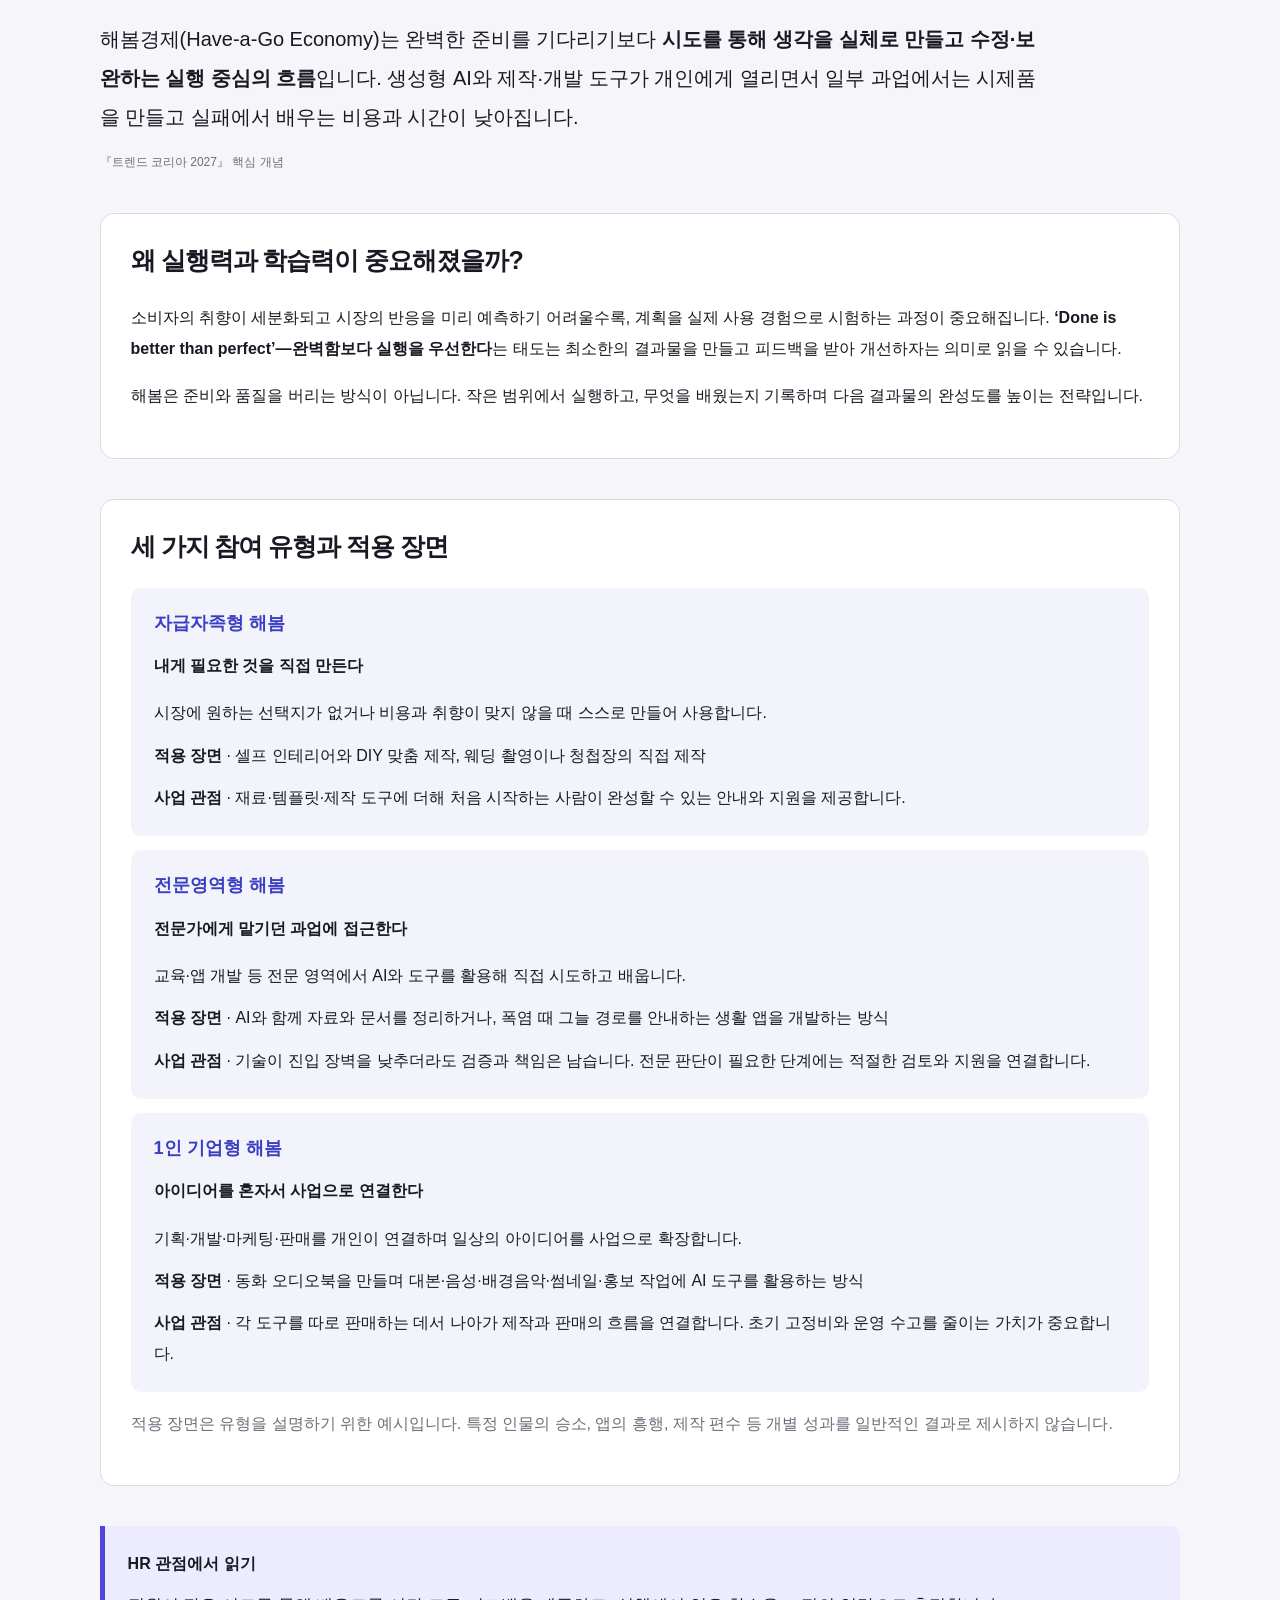
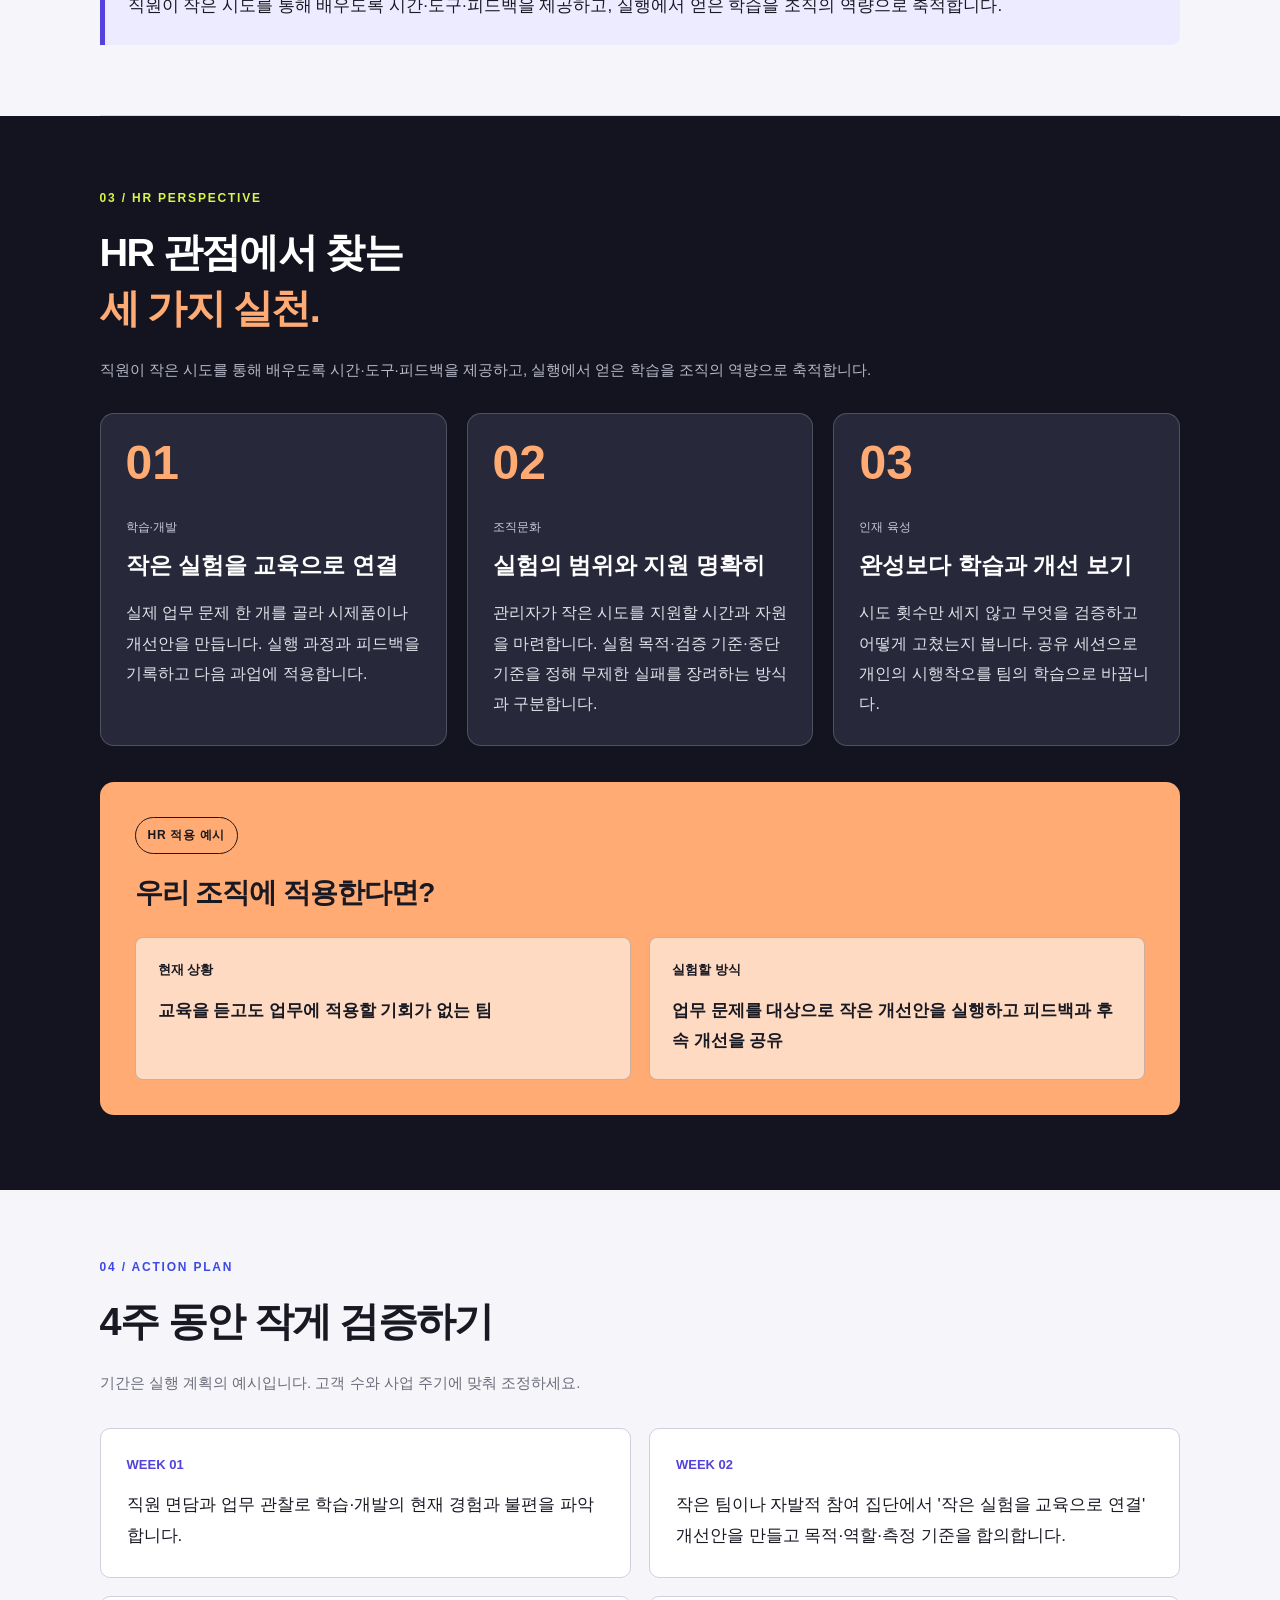
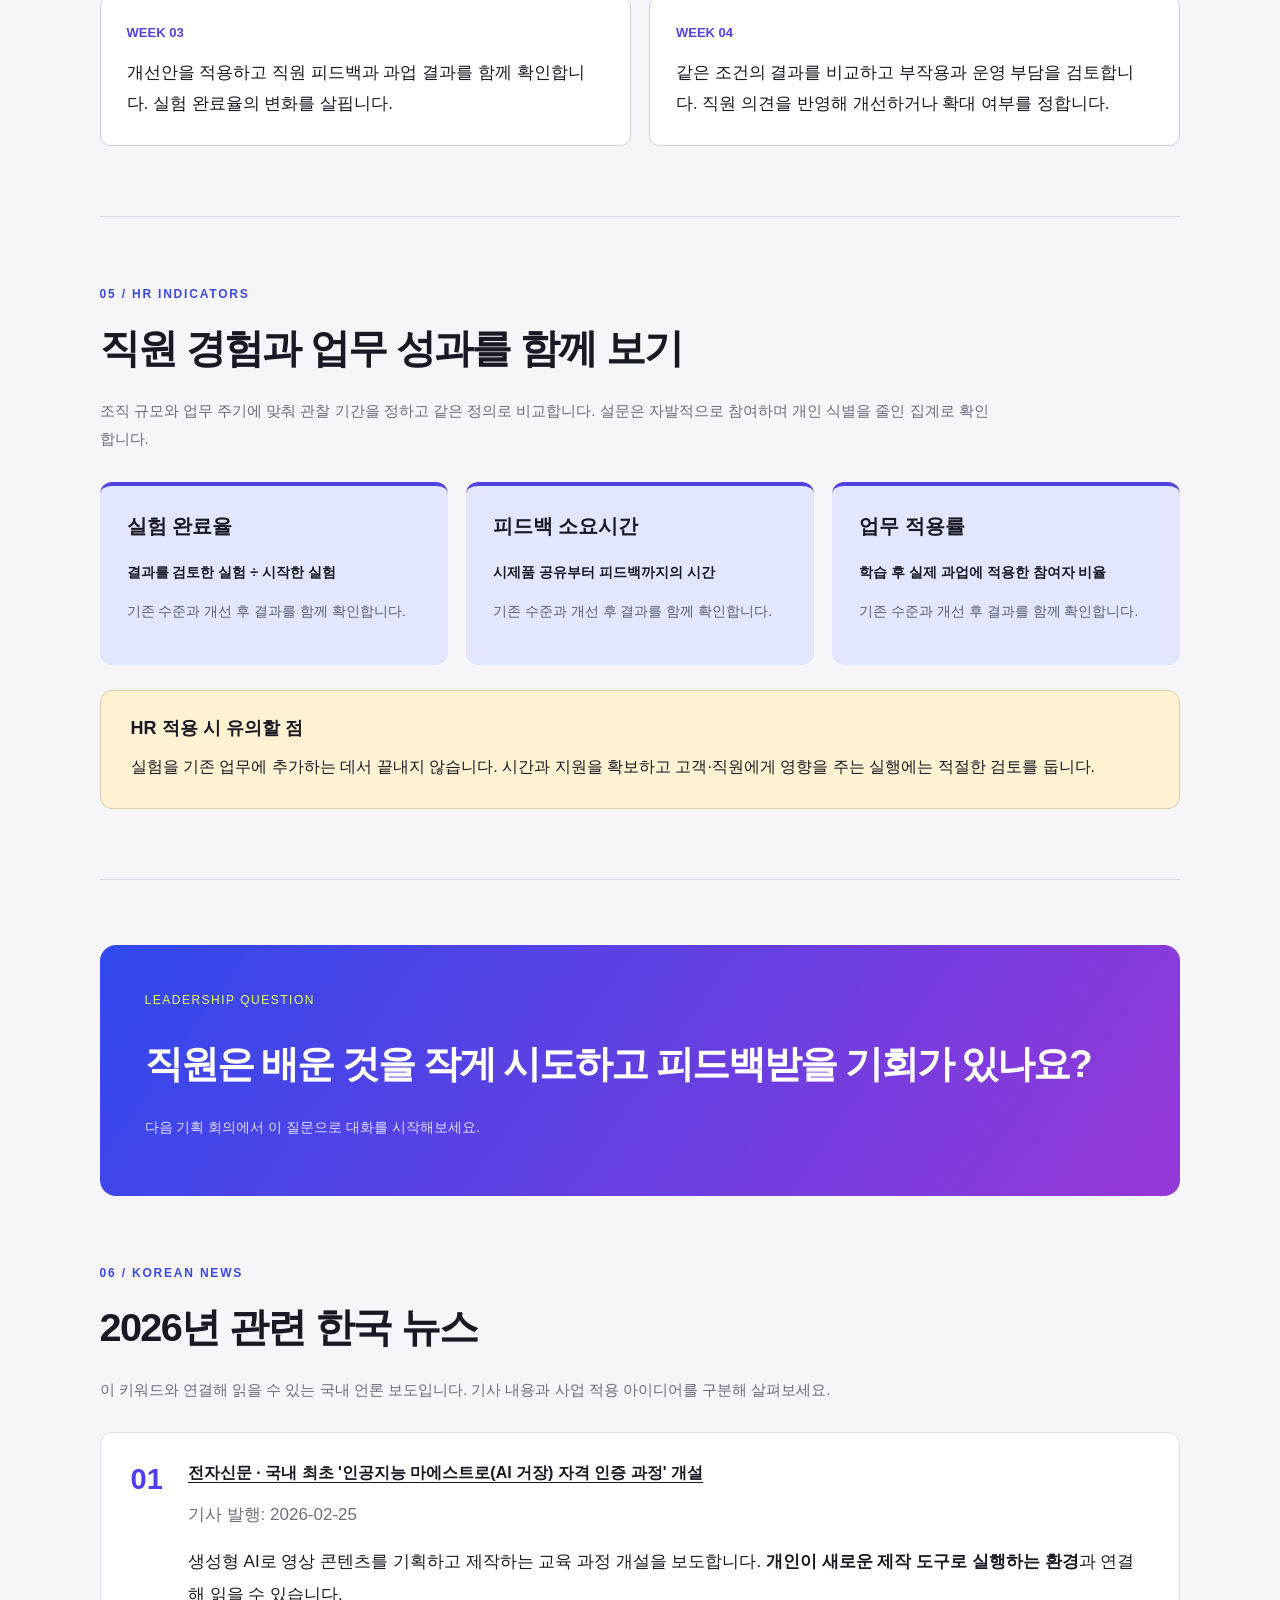
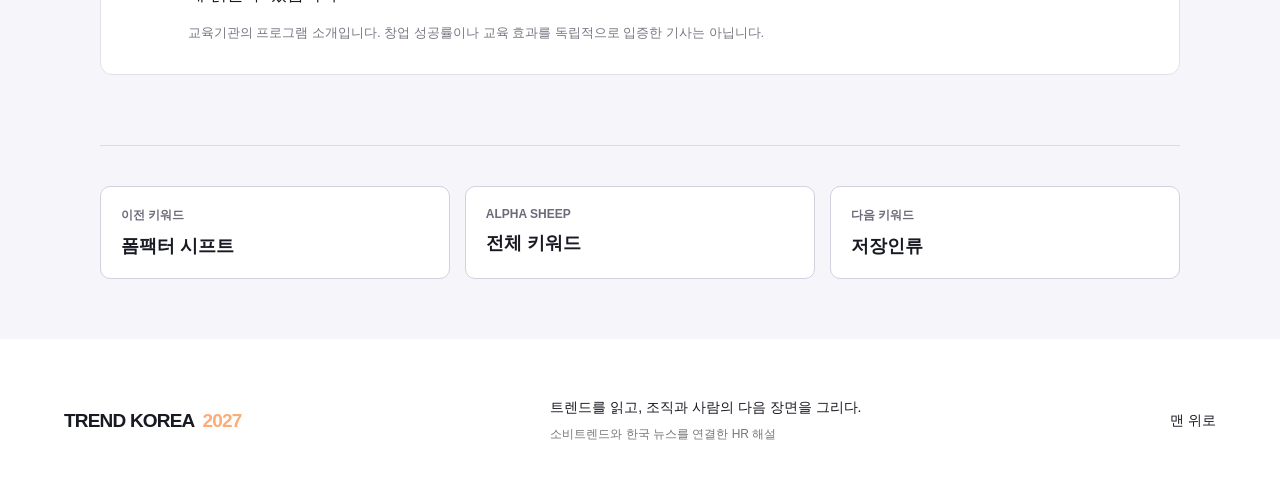
<file: keywords/have-a-go.html>
<!doctype html><html lang="ko"><head><meta charset="utf-8"><meta name="viewport" content="width=device-width, initial-scale=1"><title>해봄경제의 HR 인사이트 — 트렌드 코리아 2027</title><meta name="description" content="실행 비용이 낮아질수록 차이는 실험 횟수가 아니라, 고객 반응을 정확하게 배우고 사업에 반영하는 능력에서 생깁니다."><link rel="icon" href="../favicon.svg"><link rel="stylesheet" href="../style.css"><link rel="stylesheet" href="../detail.css"></head><body class="detail-page" style="--accent:#ffab73"><div class="reading-progress" aria-hidden="true"></div><header><a class="brand" href="../index.html">TREND KOREA<span>2027</span></a><nav aria-label="주요 메뉴"><a href="../index.html#trends">전체 키워드</a><a href="#business">HR 시사점</a><a href="#evidence">참고 기사</a></nav><span class="edition">HR INSIGHT</span></header><main><section class="detail-hero"><div class="hero-index"><span>04 / 10</span><span>TEST × LEARN</span></div><div class="hero-title"><div><p class="eyebrow">ALPHA SHEEP / ‘Have-a-Go’ Economy</p><h1>해봄경제</h1><p class="detail-headline">작은 실행을,<br>사업의 학습 자산으로.</p></div><div class="giant-letter" aria-hidden="true">H<span>2027</span></div></div><div class="hero-thesis"><span class="pill">HR LENS</span><p><strong>직원이 작은 시도를 통해 배우도록 시간·도구·피드백을 제공하고, 실행에서 얻은 학습을 조직의 역량으로 축적합니다.</strong></p></div></section><div class="chapter-nav" aria-label="페이지 목차"><a href="#video">영상 보기</a><a href="#meaning">개념 이해</a><a href="#business">HR 시사점</a><a href="#action">실행 전략</a><a href="#metrics">성과 지표</a><a href="#evidence">한국 뉴스</a></div><div class="detail-wrap"><section id="video" class="detail-section"><div class="section-label">WATCH / 해봄경제</div><h2>영상으로 이해하는 해봄경제</h2><p class="section-note">완벽주의가 끝난 이유: 해봄경제</p><video class="keyword-video" controls playsinline preload="metadata" aria-label="완벽주의가 끝난 이유: 해봄경제"><source src="../media/have-a-go-explained.mp4" type="video/mp4">이 브라우저에서는 영상을 재생할 수 없습니다. <a href="../media/have-a-go-explained.mp4">영상 열기</a></video></section><section id="meaning" class="detail-section"><div class="section-label">01 / CONTEXT</div><h2>일단 실행하고, 배우며 고쳐나가는 경제</h2><p class="concept">해봄경제(Have-a-Go Economy)는 완벽한 준비를 기다리기보다 <strong>시도를 통해 생각을 실체로 만들고 수정·보완하는 실행 중심의 흐름</strong>입니다. 생성형 AI와 제작·개발 도구가 개인에게 열리면서 일부 과업에서는 시제품을 만들고 실패에서 배우는 비용과 시간이 낮아집니다.</p><span class="annotation">『트렌드 코리아 2027』 핵심 개념</span><div class="ennui-concept"><h3>왜 실행력과 학습력이 중요해졌을까?</h3><p>소비자의 취향이 세분화되고 시장의 반응을 미리 예측하기 어려울수록, 계획을 실제 사용 경험으로 시험하는 과정이 중요해집니다. <strong>‘Done is better than perfect’—완벽함보다 실행을 우선한다</strong>는 태도는 최소한의 결과물을 만들고 피드백을 받아 개선하자는 의미로 읽을 수 있습니다.</p><p>해봄은 준비와 품질을 버리는 방식이 아닙니다. 작은 범위에서 실행하고, 무엇을 배웠는지 기록하며 다음 결과물의 완성도를 높이는 전략입니다.</p></div><div class="ennui-concept"><h3>세 가지 참여 유형과 적용 장면</h3><ol class="concept-steps"><li><strong>자급자족형 해봄</strong><h4>내게 필요한 것을 직접 만든다</h4><p>시장에 원하는 선택지가 없거나 비용과 취향이 맞지 않을 때 스스로 만들어 사용합니다.</p><p><b>적용 장면</b> · 셀프 인테리어와 DIY 맞춤 제작, 웨딩 촬영이나 청첩장의 직접 제작</p><p><b>사업 관점</b> · 재료·템플릿·제작 도구에 더해 처음 시작하는 사람이 완성할 수 있는 안내와 지원을 제공합니다.</p></li><li><strong>전문영역형 해봄</strong><h4>전문가에게 맡기던 과업에 접근한다</h4><p>교육·앱 개발 등 전문 영역에서 AI와 도구를 활용해 직접 시도하고 배웁니다.</p><p><b>적용 장면</b> · AI와 함께 자료와 문서를 정리하거나, 폭염 때 그늘 경로를 안내하는 생활 앱을 개발하는 방식</p><p><b>사업 관점</b> · 기술이 진입 장벽을 낮추더라도 검증과 책임은 남습니다. 전문 판단이 필요한 단계에는 적절한 검토와 지원을 연결합니다.</p></li><li><strong>1인 기업형 해봄</strong><h4>아이디어를 혼자서 사업으로 연결한다</h4><p>기획·개발·마케팅·판매를 개인이 연결하며 일상의 아이디어를 사업으로 확장합니다.</p><p><b>적용 장면</b> · 동화 오디오북을 만들며 대본·음성·배경음악·썸네일·홍보 작업에 AI 도구를 활용하는 방식</p><p><b>사업 관점</b> · 각 도구를 따로 판매하는 데서 나아가 제작과 판매의 흐름을 연결합니다. 초기 고정비와 운영 수고를 줄이는 가치가 중요합니다.</p></li></ol><p class="annotation">적용 장면은 유형을 설명하기 위한 예시입니다. 특정 인물의 승소, 앱의 흥행, 제작 편수 등 개별 성과를 일반적인 결과로 제시하지 않습니다.</p></div><div class="concept-emphasis"><strong>HR 관점에서 읽기</strong><p>직원이 작은 시도를 통해 배우도록 시간·도구·피드백을 제공하고, 실행에서 얻은 학습을 조직의 역량으로 축적합니다.</p></div></section></div><section id="business" class="business-section"><div class="detail-wrap"><div class="section-label">03 / HR PERSPECTIVE</div><h2>HR 관점에서 찾는<br><span>세 가지 실천.</span></h2><p class="section-note">직원이 작은 시도를 통해 배우도록 시간·도구·피드백을 제공하고, 실행에서 얻은 학습을 조직의 역량으로 축적합니다.</p><div class="opportunity-grid"><article><span class="op-number">01</span><span class="industry">학습·개발</span><h3>작은 실험을 교육으로 연결</h3><p>실제 업무 문제 한 개를 골라 시제품이나 개선안을 만듭니다. 실행 과정과 피드백을 기록하고 다음 과업에 적용합니다.</p></article><article><span class="op-number">02</span><span class="industry">조직문화</span><h3>실험의 범위와 지원 명확히</h3><p>관리자가 작은 시도를 지원할 시간과 자원을 마련합니다. 실험 목적·검증 기준·중단 기준을 정해 무제한 실패를 장려하는 방식과 구분합니다.</p></article><article><span class="op-number">03</span><span class="industry">인재 육성</span><h3>완성보다 학습과 개선 보기</h3><p>시도 횟수만 세지 않고 무엇을 검증하고 어떻게 고쳤는지 봅니다. 공유 세션으로 개인의 시행착오를 팀의 학습으로 바꿉니다.</p></article></div><div class="example"><span class="pill">HR 적용 예시</span><h3>우리 조직에 적용한다면?</h3><div class="example-compare"><article><span>현재 상황</span><p>교육을 듣고도 업무에 적용할 기회가 없는 팀</p></article><article><span>실험할 방식</span><p>업무 문제를 대상으로 작은 개선안을 실행하고 피드백과 후속 개선을 공유</p></article></div></div></div></section><div class="detail-wrap"><section id="action" class="detail-section"><div class="section-label">04 / ACTION PLAN</div><h2>4주 동안 작게 검증하기</h2><p class="section-note">기간은 실행 계획의 예시입니다. 고객 수와 사업 주기에 맞춰 조정하세요.</p><ol class="action-plan"><li><span>WEEK 01</span><p>직원 면담과 업무 관찰로 학습·개발의 현재 경험과 불편을 파악합니다.</p></li><li><span>WEEK 02</span><p>작은 팀이나 자발적 참여 집단에서 '작은 실험을 교육으로 연결' 개선안을 만들고 목적·역할·측정 기준을 합의합니다.</p></li><li><span>WEEK 03</span><p>개선안을 적용하고 직원 피드백과 과업 결과를 함께 확인합니다. 실험 완료율의 변화를 살핍니다.</p></li><li><span>WEEK 04</span><p>같은 조건의 결과를 비교하고 부작용과 운영 부담을 검토합니다. 직원 의견을 반영해 개선하거나 확대 여부를 정합니다.</p></li></ol></section><section id="metrics" class="detail-section"><div class="section-label">05 / HR INDICATORS</div><h2>직원 경험과 업무 성과를 함께 보기</h2><p class="section-note">조직 규모와 업무 주기에 맞춰 관찰 기간을 정하고 같은 정의로 비교합니다. 설문은 자발적으로 참여하며 개인 식별을 줄인 집계로 확인합니다.</p><div class="metric-grid"><article><h3>실험 완료율</h3><div>결과를 검토한 실험 ÷ 시작한 실험</div><p>기존 수준과 개선 후 결과를 함께 확인합니다.</p></article><article><h3>피드백 소요시간</h3><div>시제품 공유부터 피드백까지의 시간</div><p>기존 수준과 개선 후 결과를 함께 확인합니다.</p></article><article><h3>업무 적용률</h3><div>학습 후 실제 과업에 적용한 참여자 비율</div><p>기존 수준과 개선 후 결과를 함께 확인합니다.</p></article></div><div class="risk"><h3>HR 적용 시 유의할 점</h3><p>실험을 기존 업무에 추가하는 데서 끝내지 않습니다. 시간과 지원을 확보하고 고객·직원에게 영향을 주는 실행에는 적절한 검토를 둡니다.</p></div></section><section class="decision"><span>LEADERSHIP QUESTION</span><h2>직원은 배운 것을 작게 시도하고 피드백받을 기회가 있나요?</h2><p>다음 기획 회의에서 이 질문으로 대화를 시작해보세요.</p></section><section id="evidence" class="detail-section"><div class="section-label">06 / KOREAN NEWS</div><h2>2026년 관련 한국 뉴스</h2><p class="section-note">이 키워드와 연결해 읽을 수 있는 국내 언론 보도입니다. 기사 내용과 사업 적용 아이디어를 구분해 살펴보세요.</p><div class="evidence-list"><article><span class="evidence-num">01</span><div><a href="https://www.etnews.com/20260225000099" target="_blank" rel="noopener noreferrer">전자신문 · 국내 최초 '인공지능 마에스트로(AI 거장) 자격 인증 과정' 개설</a><p class="annotation">기사 발행: 2026-02-25</p><p>생성형 AI로 영상 콘텐츠를 기획하고 제작하는 교육 과정 개설을 보도합니다. <strong>개인이 새로운 제작 도구로 실행하는 환경</strong>과 연결해 읽을 수 있습니다.</p><small>교육기관의 프로그램 소개입니다. 창업 성공률이나 교육 효과를 독립적으로 입증한 기사는 아닙니다.</small></div></article></div></section><nav class="next-previous" aria-label="다른 키워드 탐색"><a href="form-factor.html"><span>이전 키워드</span><strong>폼팩터 시프트</strong></a><a href="../index.html#trends"><span>ALPHA SHEEP</span><strong>전체 키워드</strong></a><a href="archive.html"><span>다음 키워드</span><strong>저장인류</strong></a></nav></div></main><footer><a class="brand" href="../index.html">TREND KOREA<span>2027</span></a><p>트렌드를 읽고, 조직과 사람의 다음 장면을 그리다.<br><span>소비트렌드와 한국 뉴스를 연결한 HR 해설</span></p><a href="#">맨 위로</a></footer><script>const bar=document.querySelector('.reading-progress');const update=()=>{const h=document.documentElement;bar.style.width=(h.scrollHeight===h.clientHeight?0:h.scrollTop/(h.scrollHeight-h.clientHeight)*100)+'%';};addEventListener('scroll',update,{passive:true});update();</script></body></html>
</file>
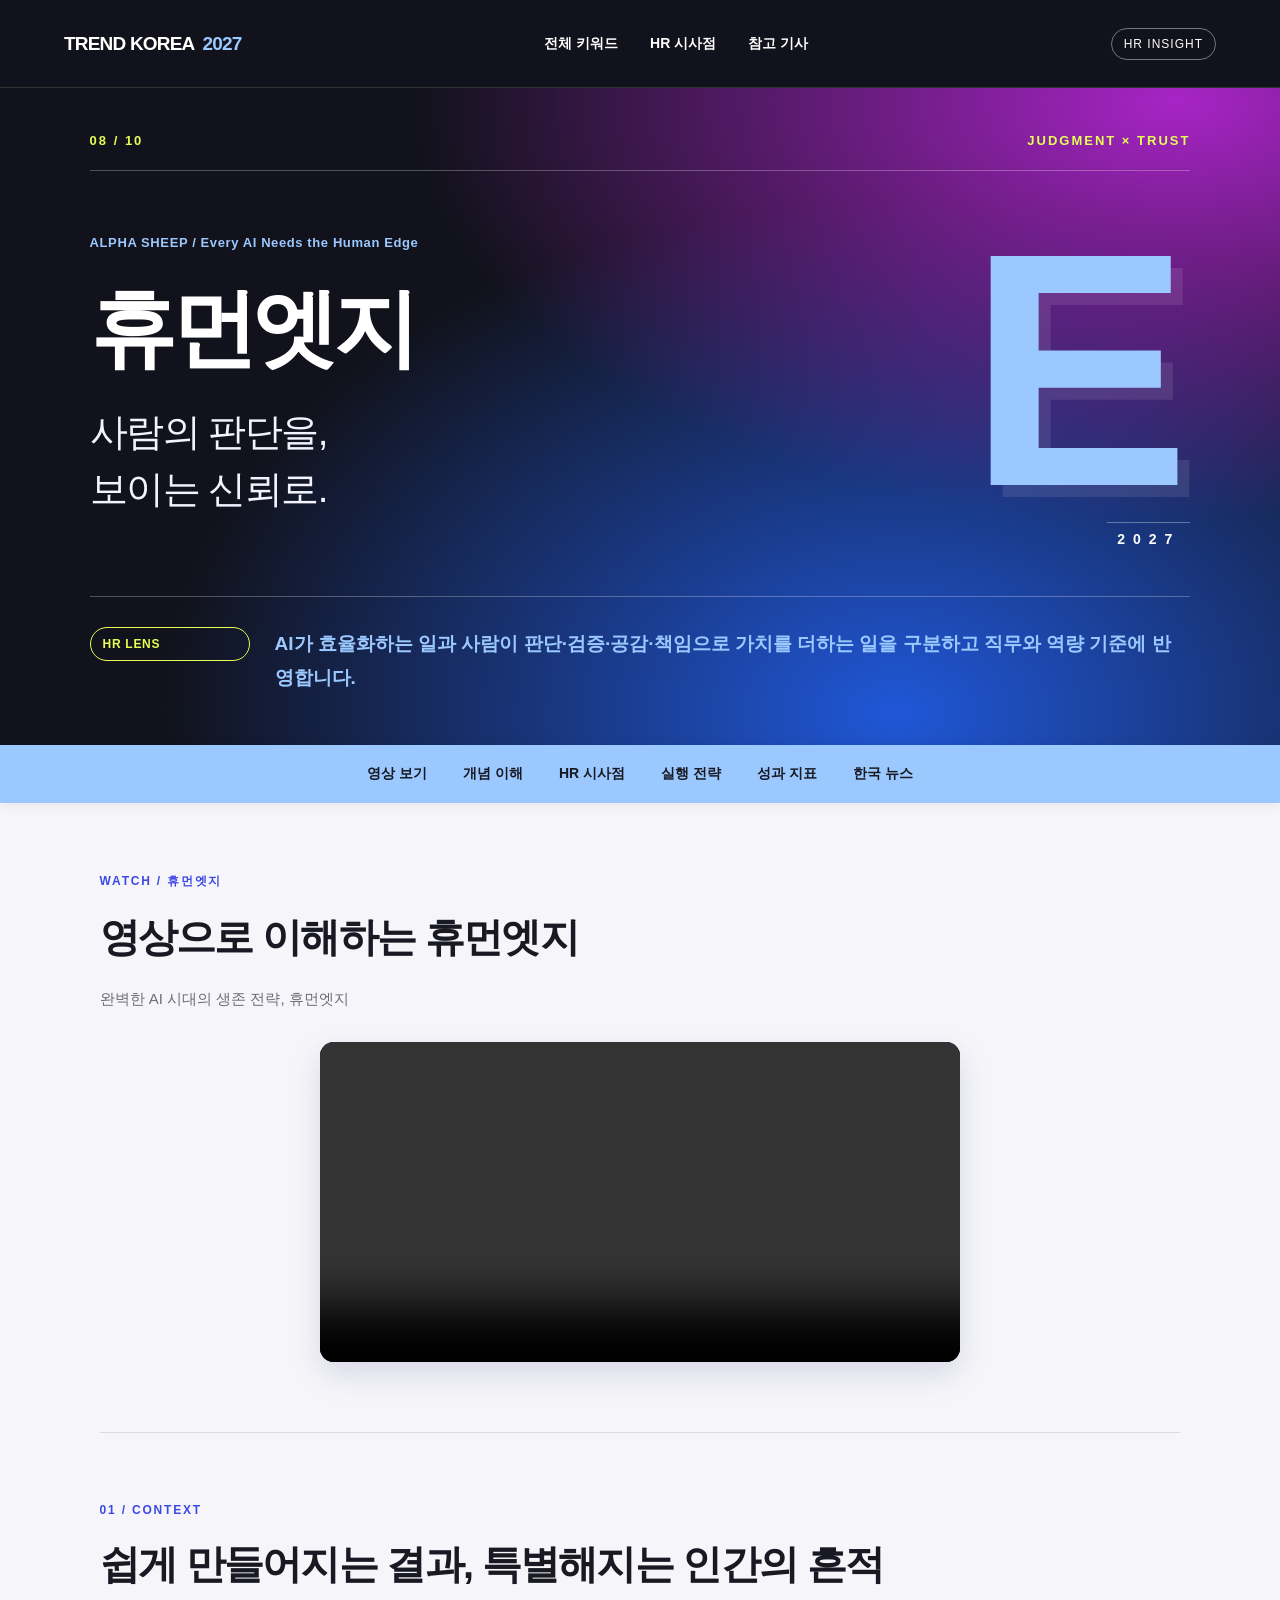
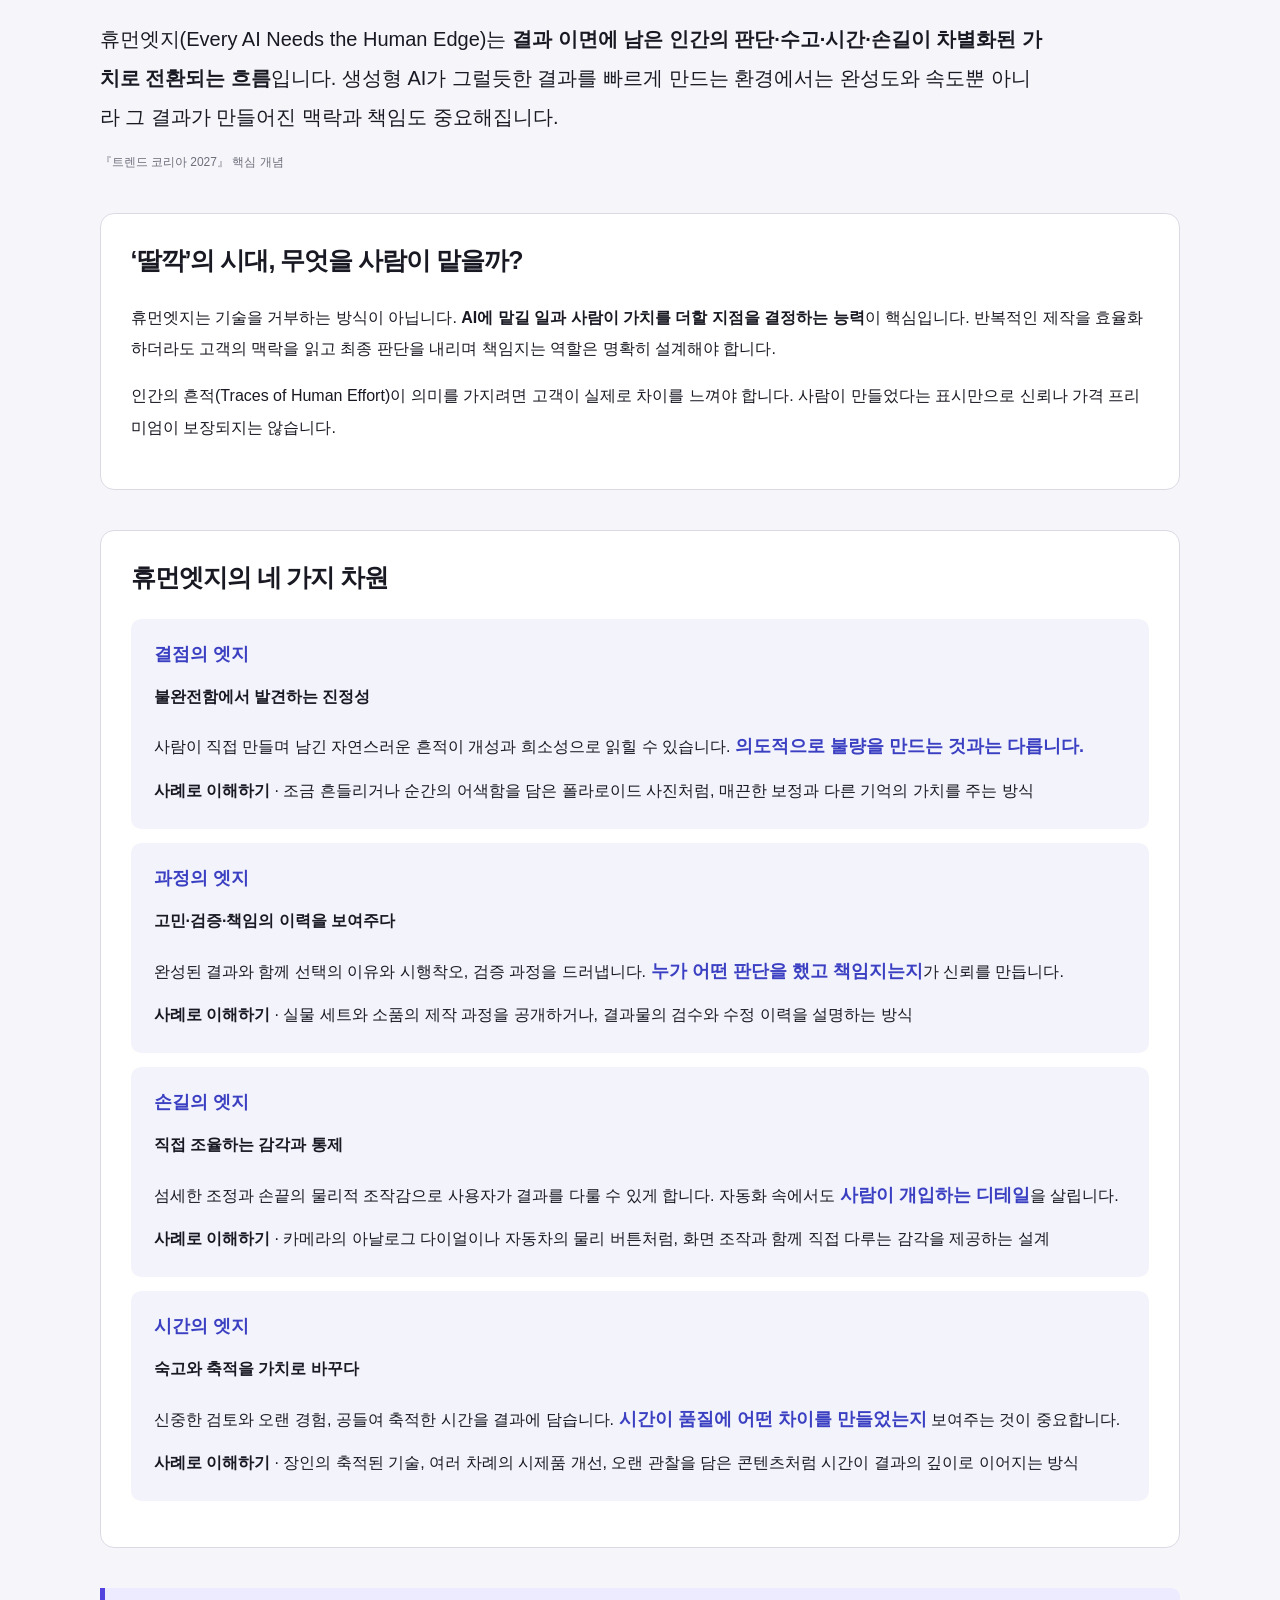
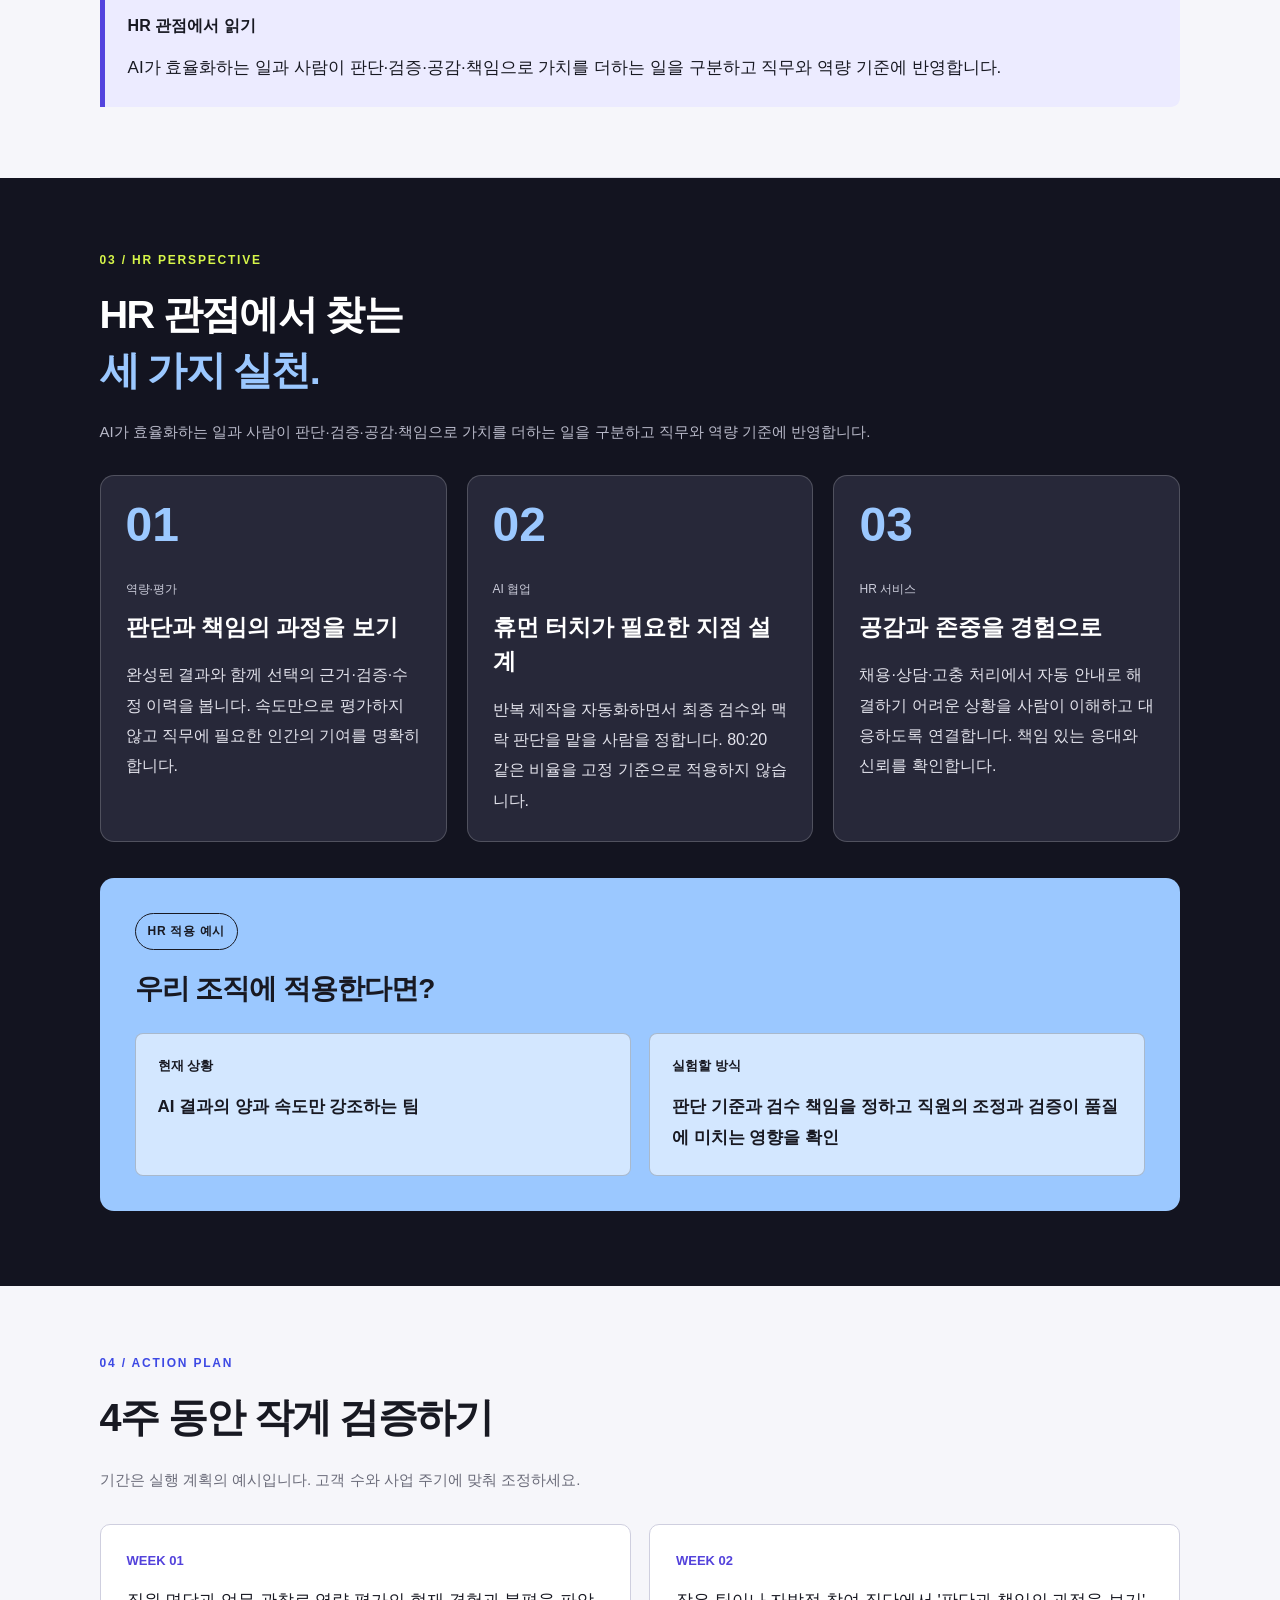
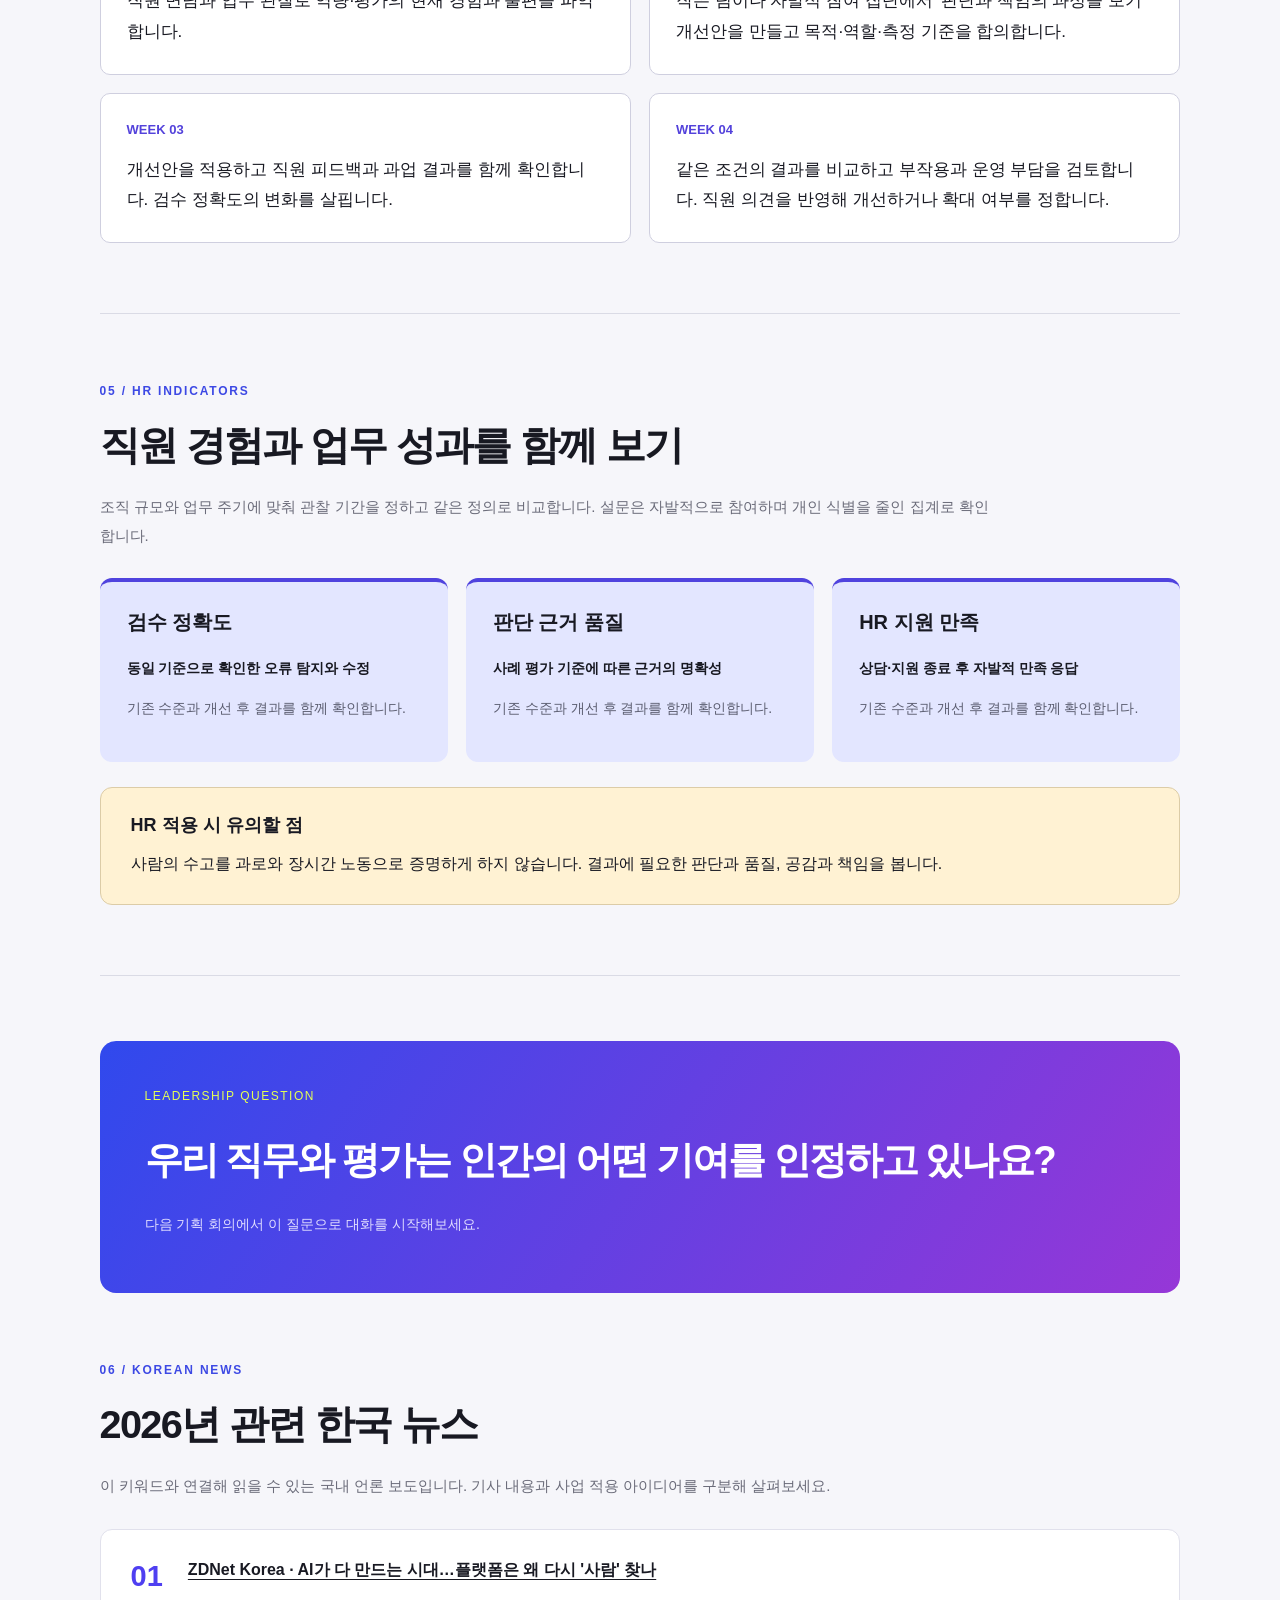
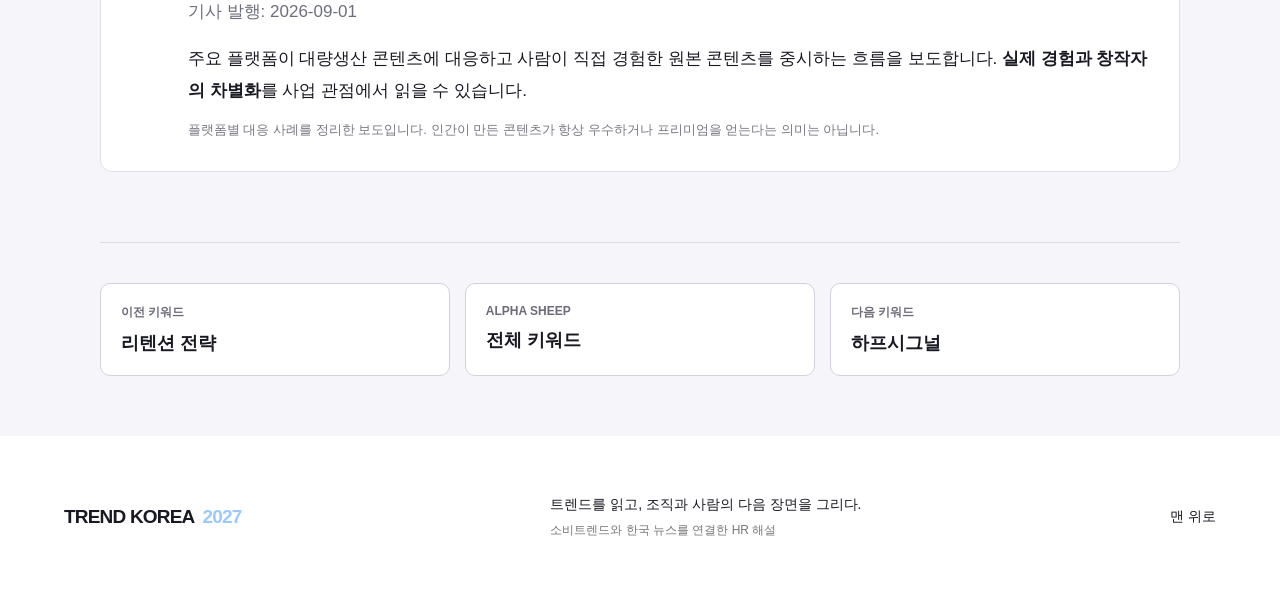
<file: keywords/human-edge.html>
<!doctype html><html lang="ko"><head><meta charset="utf-8"><meta name="viewport" content="width=device-width, initial-scale=1"><title>휴먼엣지의 HR 인사이트 — 트렌드 코리아 2027</title><meta name="description" content="AI 시대의 인간적 차별화는 감성 문구만으로 생기지 않습니다. 누가 경험하고 검증했으며 왜 선택했는지 보여주는 과정이 중요합니다."><link rel="icon" href="../favicon.svg"><link rel="stylesheet" href="../style.css"><link rel="stylesheet" href="../detail.css"></head><body class="detail-page" style="--accent:#9bc8ff"><div class="reading-progress" aria-hidden="true"></div><header><a class="brand" href="../index.html">TREND KOREA<span>2027</span></a><nav aria-label="주요 메뉴"><a href="../index.html#trends">전체 키워드</a><a href="#business">HR 시사점</a><a href="#evidence">참고 기사</a></nav><span class="edition">HR INSIGHT</span></header><main><section class="detail-hero"><div class="hero-index"><span>08 / 10</span><span>JUDGMENT × TRUST</span></div><div class="hero-title"><div><p class="eyebrow">ALPHA SHEEP / Every AI Needs the Human Edge</p><h1>휴먼엣지</h1><p class="detail-headline">사람의 판단을,<br>보이는 신뢰로.</p></div><div class="giant-letter" aria-hidden="true">E<span>2027</span></div></div><div class="hero-thesis"><span class="pill">HR LENS</span><p><strong>AI가 효율화하는 일과 사람이 판단·검증·공감·책임으로 가치를 더하는 일을 구분하고 직무와 역량 기준에 반영합니다.</strong></p></div></section><div class="chapter-nav" aria-label="페이지 목차"><a href="#video">영상 보기</a><a href="#meaning">개념 이해</a><a href="#business">HR 시사점</a><a href="#action">실행 전략</a><a href="#metrics">성과 지표</a><a href="#evidence">한국 뉴스</a></div><div class="detail-wrap"><section id="video" class="detail-section"><div class="section-label">WATCH / 휴먼엣지</div><h2>영상으로 이해하는 휴먼엣지</h2><p class="section-note">완벽한 AI 시대의 생존 전략, 휴먼엣지</p><video class="keyword-video" controls playsinline preload="metadata" aria-label="완벽한 AI 시대의 생존 전략, 휴먼엣지"><source src="../media/human-edge-explained.mp4" type="video/mp4">이 브라우저에서는 영상을 재생할 수 없습니다. <a href="../media/human-edge-explained.mp4">영상 열기</a></video></section><section id="meaning" class="detail-section"><div class="section-label">01 / CONTEXT</div><h2>쉽게 만들어지는 결과, 특별해지는 인간의 흔적</h2><p class="concept">휴먼엣지(Every AI Needs the Human Edge)는 <strong>결과 이면에 남은 인간의 판단·수고·시간·손길이 차별화된 가치로 전환되는 흐름</strong>입니다. 생성형 AI가 그럴듯한 결과를 빠르게 만드는 환경에서는 완성도와 속도뿐 아니라 그 결과가 만들어진 맥락과 책임도 중요해집니다.</p><span class="annotation">『트렌드 코리아 2027』 핵심 개념</span><div class="ennui-concept"><h3>‘딸깍’의 시대, 무엇을 사람이 맡을까?</h3><p>휴먼엣지는 기술을 거부하는 방식이 아닙니다. <strong>AI에 맡길 일과 사람이 가치를 더할 지점을 결정하는 능력</strong>이 핵심입니다. 반복적인 제작을 효율화하더라도 고객의 맥락을 읽고 최종 판단을 내리며 책임지는 역할은 명확히 설계해야 합니다.</p><p>인간의 흔적(Traces of Human Effort)이 의미를 가지려면 고객이 실제로 차이를 느껴야 합니다. 사람이 만들었다는 표시만으로 신뢰나 가격 프리미엄이 보장되지는 않습니다.</p></div><div class="ennui-concept"><h3>휴먼엣지의 네 가지 차원</h3><ol class="concept-steps"><li><strong>결점의 엣지</strong><h4>불완전함에서 발견하는 진정성</h4><p>사람이 직접 만들며 남긴 자연스러운 흔적이 개성과 희소성으로 읽힐 수 있습니다. <strong>의도적으로 불량을 만드는 것과는 다릅니다.</strong></p><p><b>사례로 이해하기</b> · 조금 흔들리거나 순간의 어색함을 담은 폴라로이드 사진처럼, 매끈한 보정과 다른 기억의 가치를 주는 방식</p></li><li><strong>과정의 엣지</strong><h4>고민·검증·책임의 이력을 보여주다</h4><p>완성된 결과와 함께 선택의 이유와 시행착오, 검증 과정을 드러냅니다. <strong>누가 어떤 판단을 했고 책임지는지</strong>가 신뢰를 만듭니다.</p><p><b>사례로 이해하기</b> · 실물 세트와 소품의 제작 과정을 공개하거나, 결과물의 검수와 수정 이력을 설명하는 방식</p></li><li><strong>손길의 엣지</strong><h4>직접 조율하는 감각과 통제</h4><p>섬세한 조정과 손끝의 물리적 조작감으로 사용자가 결과를 다룰 수 있게 합니다. 자동화 속에서도 <strong>사람이 개입하는 디테일</strong>을 살립니다.</p><p><b>사례로 이해하기</b> · 카메라의 아날로그 다이얼이나 자동차의 물리 버튼처럼, 화면 조작과 함께 직접 다루는 감각을 제공하는 설계</p></li><li><strong>시간의 엣지</strong><h4>숙고와 축적을 가치로 바꾸다</h4><p>신중한 검토와 오랜 경험, 공들여 축적한 시간을 결과에 담습니다. <strong>시간이 품질에 어떤 차이를 만들었는지</strong> 보여주는 것이 중요합니다.</p><p><b>사례로 이해하기</b> · 장인의 축적된 기술, 여러 차례의 시제품 개선, 오랜 관찰을 담은 콘텐츠처럼 시간이 결과의 깊이로 이어지는 방식</p></li></ol></div><div class="concept-emphasis"><strong>HR 관점에서 읽기</strong><p>AI가 효율화하는 일과 사람이 판단·검증·공감·책임으로 가치를 더하는 일을 구분하고 직무와 역량 기준에 반영합니다.</p></div></section></div><section id="business" class="business-section"><div class="detail-wrap"><div class="section-label">03 / HR PERSPECTIVE</div><h2>HR 관점에서 찾는<br><span>세 가지 실천.</span></h2><p class="section-note">AI가 효율화하는 일과 사람이 판단·검증·공감·책임으로 가치를 더하는 일을 구분하고 직무와 역량 기준에 반영합니다.</p><div class="opportunity-grid"><article><span class="op-number">01</span><span class="industry">역량·평가</span><h3>판단과 책임의 과정을 보기</h3><p>완성된 결과와 함께 선택의 근거·검증·수정 이력을 봅니다. 속도만으로 평가하지 않고 직무에 필요한 인간의 기여를 명확히 합니다.</p></article><article><span class="op-number">02</span><span class="industry">AI 협업</span><h3>휴먼 터치가 필요한 지점 설계</h3><p>반복 제작을 자동화하면서 최종 검수와 맥락 판단을 맡을 사람을 정합니다. 80:20 같은 비율을 고정 기준으로 적용하지 않습니다.</p></article><article><span class="op-number">03</span><span class="industry">HR 서비스</span><h3>공감과 존중을 경험으로</h3><p>채용·상담·고충 처리에서 자동 안내로 해결하기 어려운 상황을 사람이 이해하고 대응하도록 연결합니다. 책임 있는 응대와 신뢰를 확인합니다.</p></article></div><div class="example"><span class="pill">HR 적용 예시</span><h3>우리 조직에 적용한다면?</h3><div class="example-compare"><article><span>현재 상황</span><p>AI 결과의 양과 속도만 강조하는 팀</p></article><article><span>실험할 방식</span><p>판단 기준과 검수 책임을 정하고 직원의 조정과 검증이 품질에 미치는 영향을 확인</p></article></div></div></div></section><div class="detail-wrap"><section id="action" class="detail-section"><div class="section-label">04 / ACTION PLAN</div><h2>4주 동안 작게 검증하기</h2><p class="section-note">기간은 실행 계획의 예시입니다. 고객 수와 사업 주기에 맞춰 조정하세요.</p><ol class="action-plan"><li><span>WEEK 01</span><p>직원 면담과 업무 관찰로 역량·평가의 현재 경험과 불편을 파악합니다.</p></li><li><span>WEEK 02</span><p>작은 팀이나 자발적 참여 집단에서 '판단과 책임의 과정을 보기' 개선안을 만들고 목적·역할·측정 기준을 합의합니다.</p></li><li><span>WEEK 03</span><p>개선안을 적용하고 직원 피드백과 과업 결과를 함께 확인합니다. 검수 정확도의 변화를 살핍니다.</p></li><li><span>WEEK 04</span><p>같은 조건의 결과를 비교하고 부작용과 운영 부담을 검토합니다. 직원 의견을 반영해 개선하거나 확대 여부를 정합니다.</p></li></ol></section><section id="metrics" class="detail-section"><div class="section-label">05 / HR INDICATORS</div><h2>직원 경험과 업무 성과를 함께 보기</h2><p class="section-note">조직 규모와 업무 주기에 맞춰 관찰 기간을 정하고 같은 정의로 비교합니다. 설문은 자발적으로 참여하며 개인 식별을 줄인 집계로 확인합니다.</p><div class="metric-grid"><article><h3>검수 정확도</h3><div>동일 기준으로 확인한 오류 탐지와 수정</div><p>기존 수준과 개선 후 결과를 함께 확인합니다.</p></article><article><h3>판단 근거 품질</h3><div>사례 평가 기준에 따른 근거의 명확성</div><p>기존 수준과 개선 후 결과를 함께 확인합니다.</p></article><article><h3>HR 지원 만족</h3><div>상담·지원 종료 후 자발적 만족 응답</div><p>기존 수준과 개선 후 결과를 함께 확인합니다.</p></article></div><div class="risk"><h3>HR 적용 시 유의할 점</h3><p>사람의 수고를 과로와 장시간 노동으로 증명하게 하지 않습니다. 결과에 필요한 판단과 품질, 공감과 책임을 봅니다.</p></div></section><section class="decision"><span>LEADERSHIP QUESTION</span><h2>우리 직무와 평가는 인간의 어떤 기여를 인정하고 있나요?</h2><p>다음 기획 회의에서 이 질문으로 대화를 시작해보세요.</p></section><section id="evidence" class="detail-section"><div class="section-label">06 / KOREAN NEWS</div><h2>2026년 관련 한국 뉴스</h2><p class="section-note">이 키워드와 연결해 읽을 수 있는 국내 언론 보도입니다. 기사 내용과 사업 적용 아이디어를 구분해 살펴보세요.</p><div class="evidence-list"><article><span class="evidence-num">01</span><div><a href="https://zdnet.co.kr/view/?no=20260901131906" target="_blank" rel="noopener noreferrer">ZDNet Korea · AI가 다 만드는 시대…플랫폼은 왜 다시 '사람' 찾나</a><p class="annotation">기사 발행: 2026-09-01</p><p>주요 플랫폼이 대량생산 콘텐츠에 대응하고 사람이 직접 경험한 원본 콘텐츠를 중시하는 흐름을 보도합니다. <strong>실제 경험과 창작자의 차별화</strong>를 사업 관점에서 읽을 수 있습니다.</p><small>플랫폼별 대응 사례를 정리한 보도입니다. 인간이 만든 콘텐츠가 항상 우수하거나 프리미엄을 얻는다는 의미는 아닙니다.</small></div></article></div></section><nav class="next-previous" aria-label="다른 키워드 탐색"><a href="retention.html"><span>이전 키워드</span><strong>리텐션 전략</strong></a><a href="../index.html#trends"><span>ALPHA SHEEP</span><strong>전체 키워드</strong></a><a href="half-signal.html"><span>다음 키워드</span><strong>하프시그널</strong></a></nav></div></main><footer><a class="brand" href="../index.html">TREND KOREA<span>2027</span></a><p>트렌드를 읽고, 조직과 사람의 다음 장면을 그리다.<br><span>소비트렌드와 한국 뉴스를 연결한 HR 해설</span></p><a href="#">맨 위로</a></footer><script>const bar=document.querySelector('.reading-progress');const update=()=>{const h=document.documentElement;bar.style.width=(h.scrollHeight===h.clientHeight?0:h.scrollTop/(h.scrollHeight-h.clientHeight)*100)+'%';};addEventListener('scroll',update,{passive:true});update();</script></body></html>
</file>
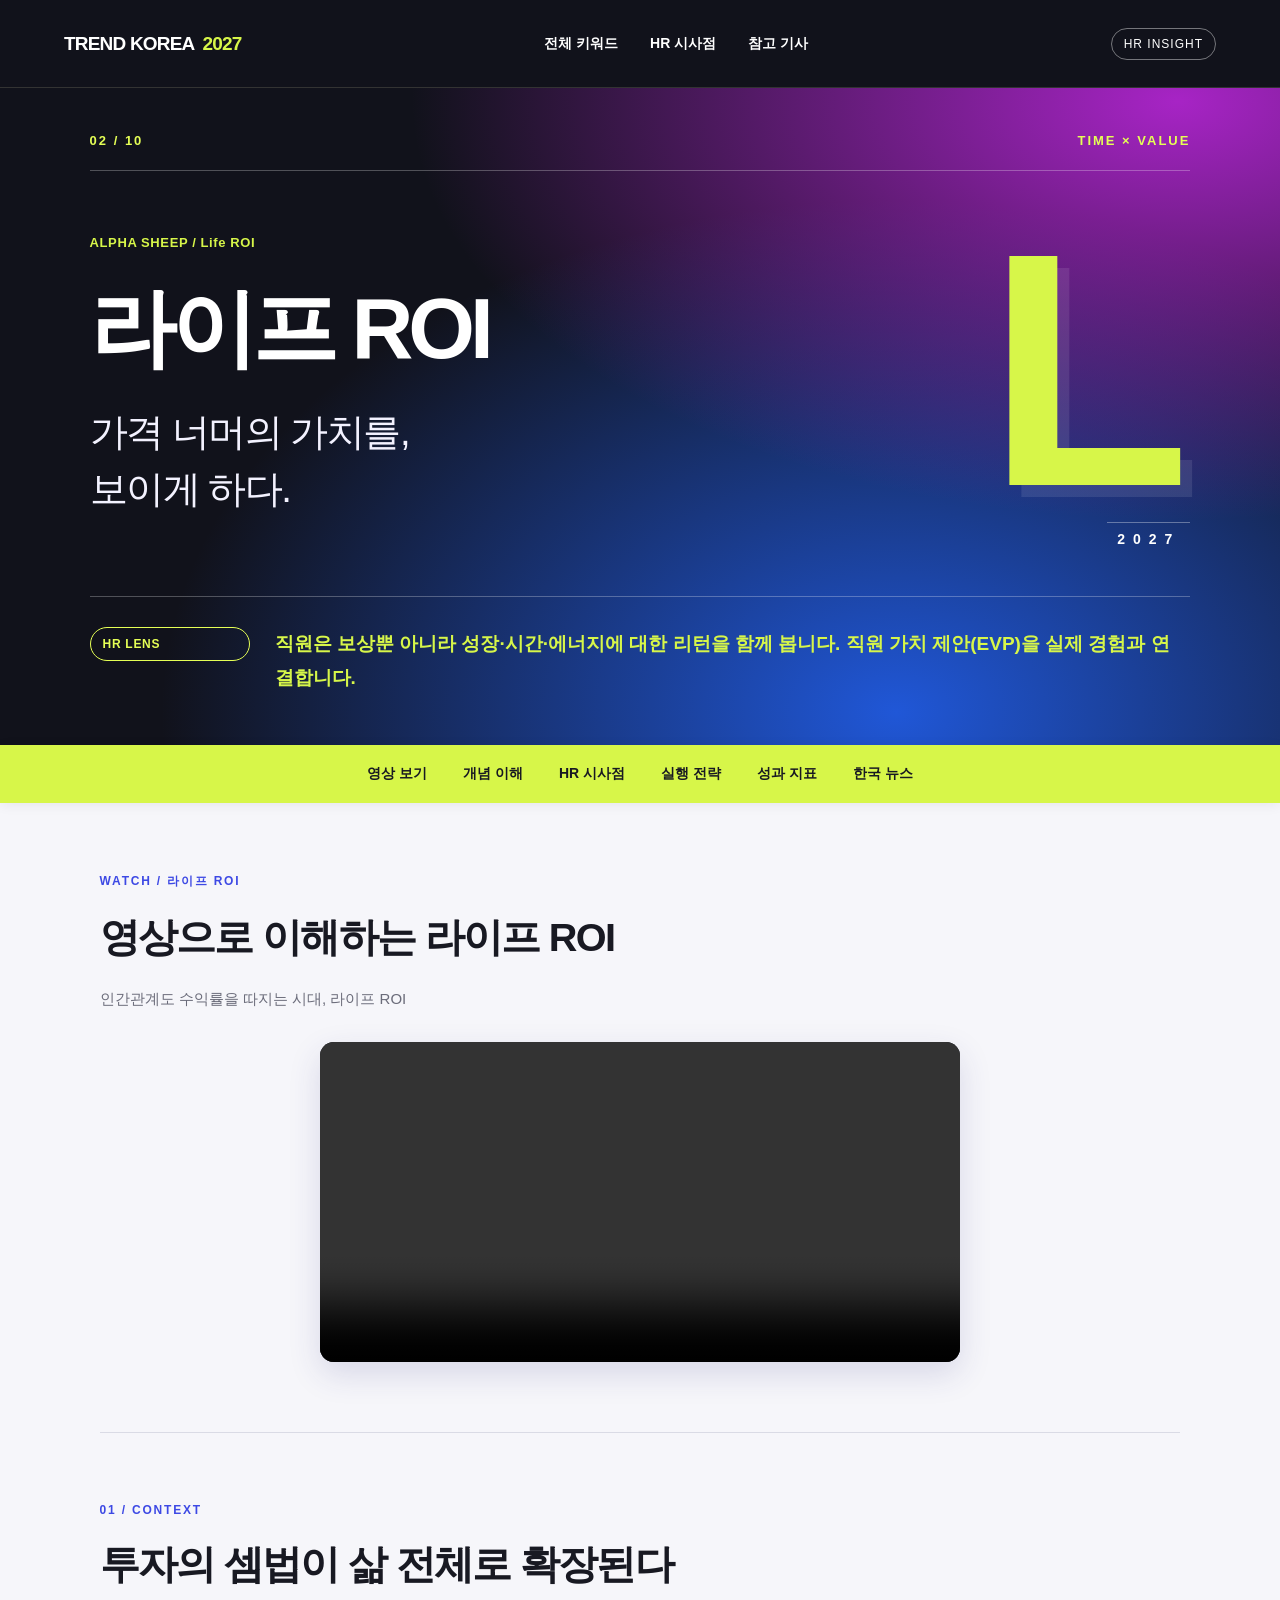
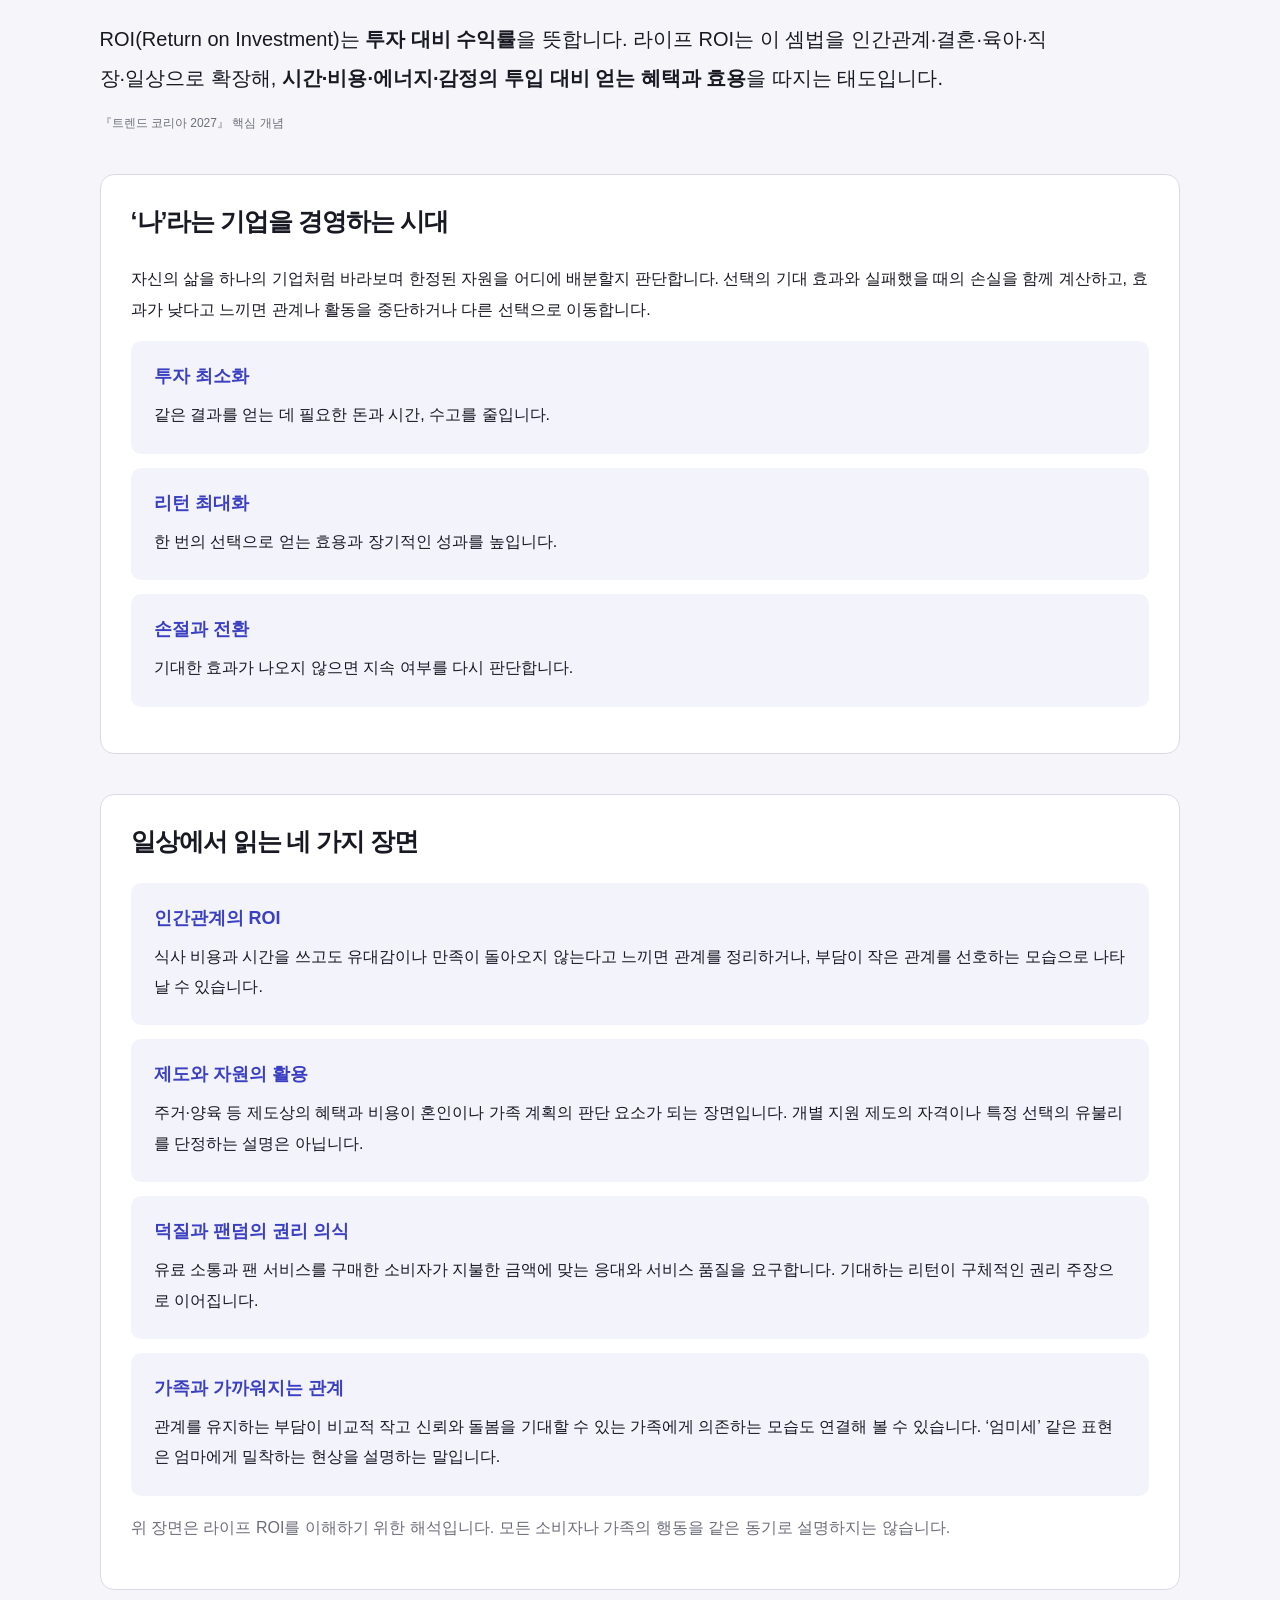
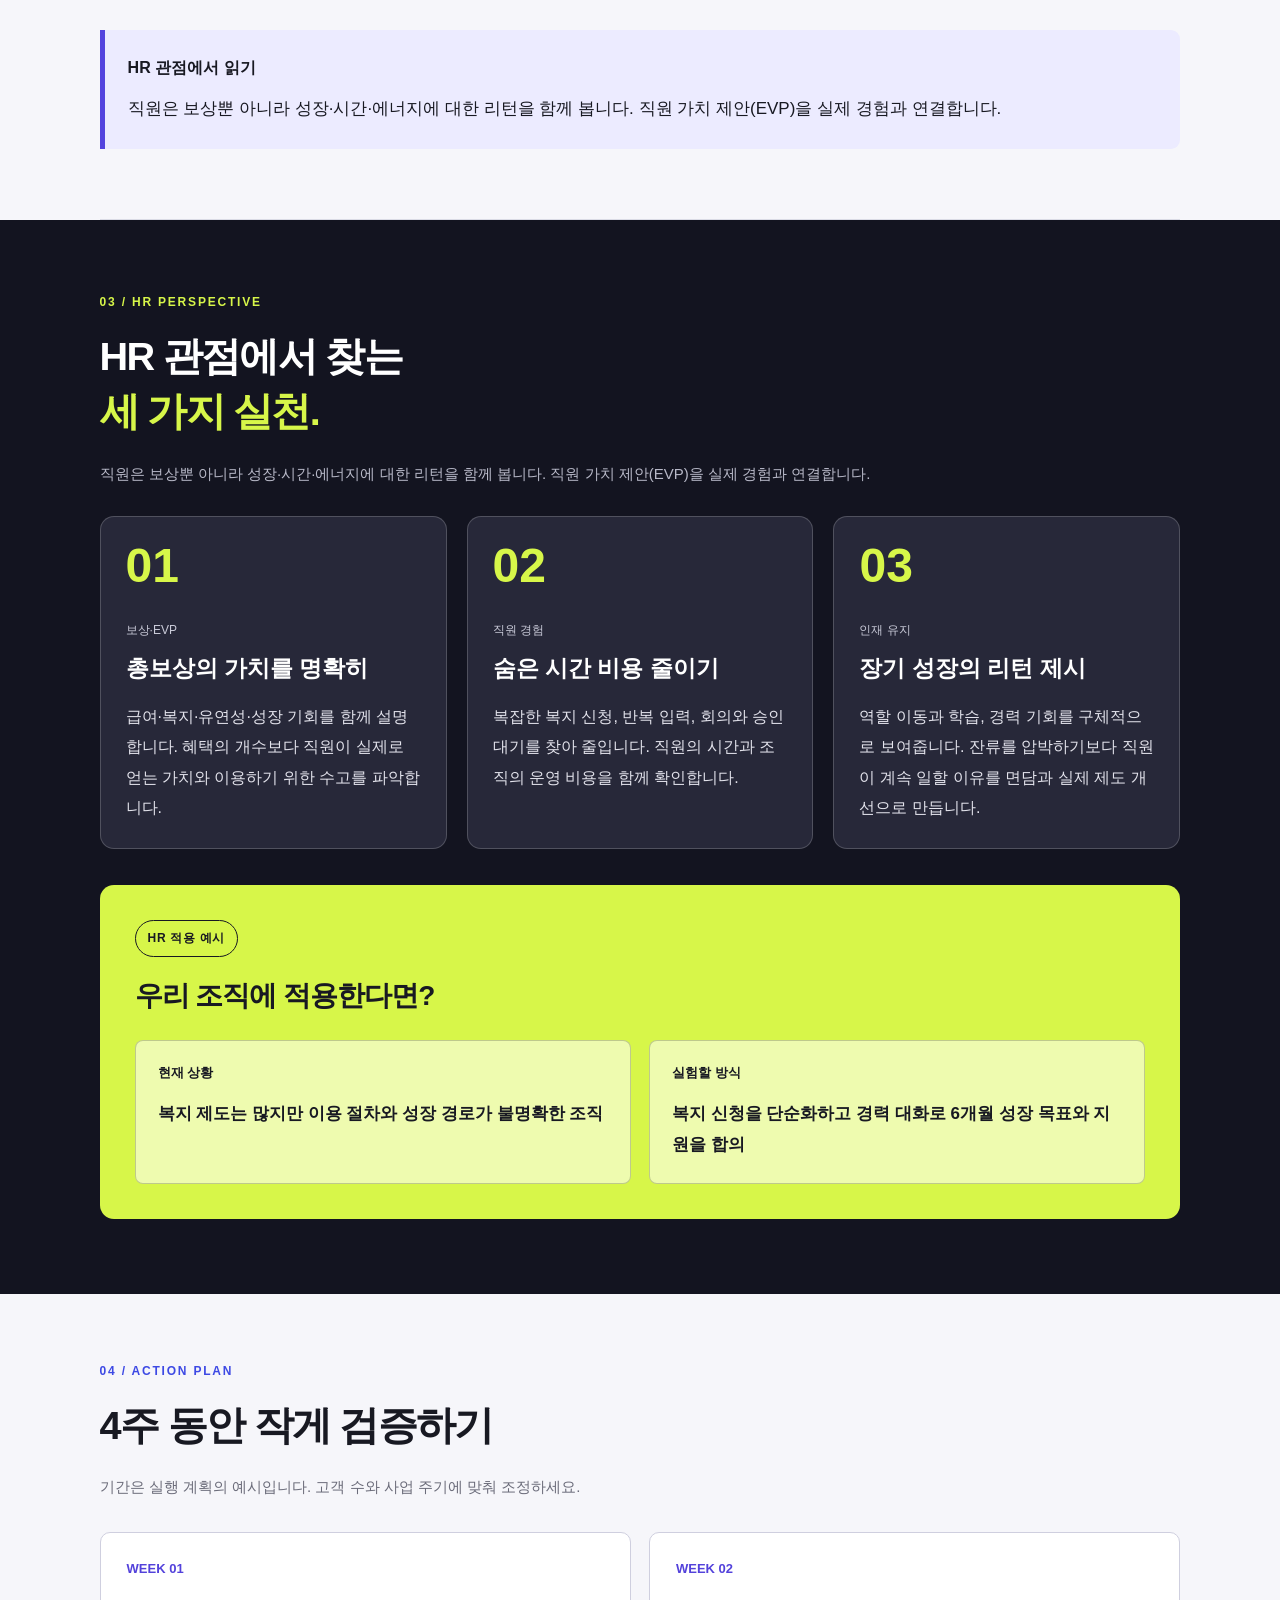
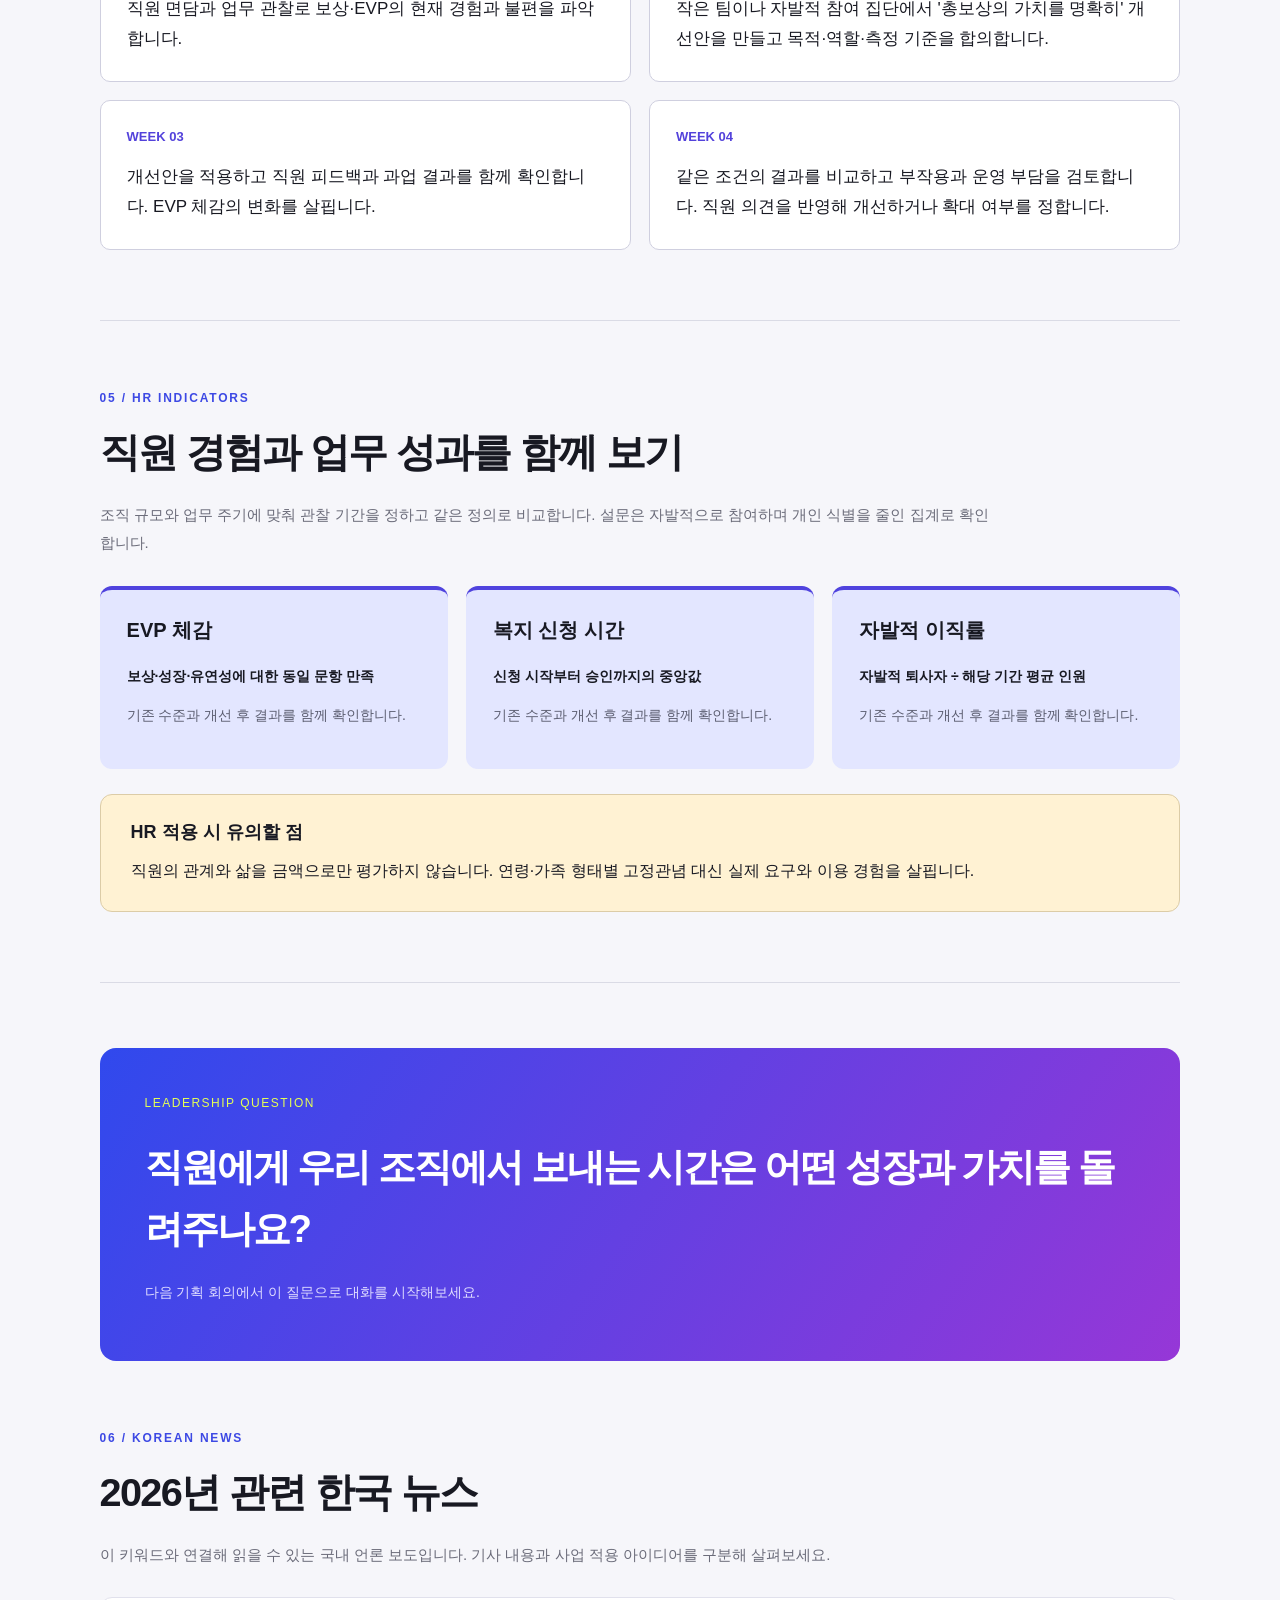
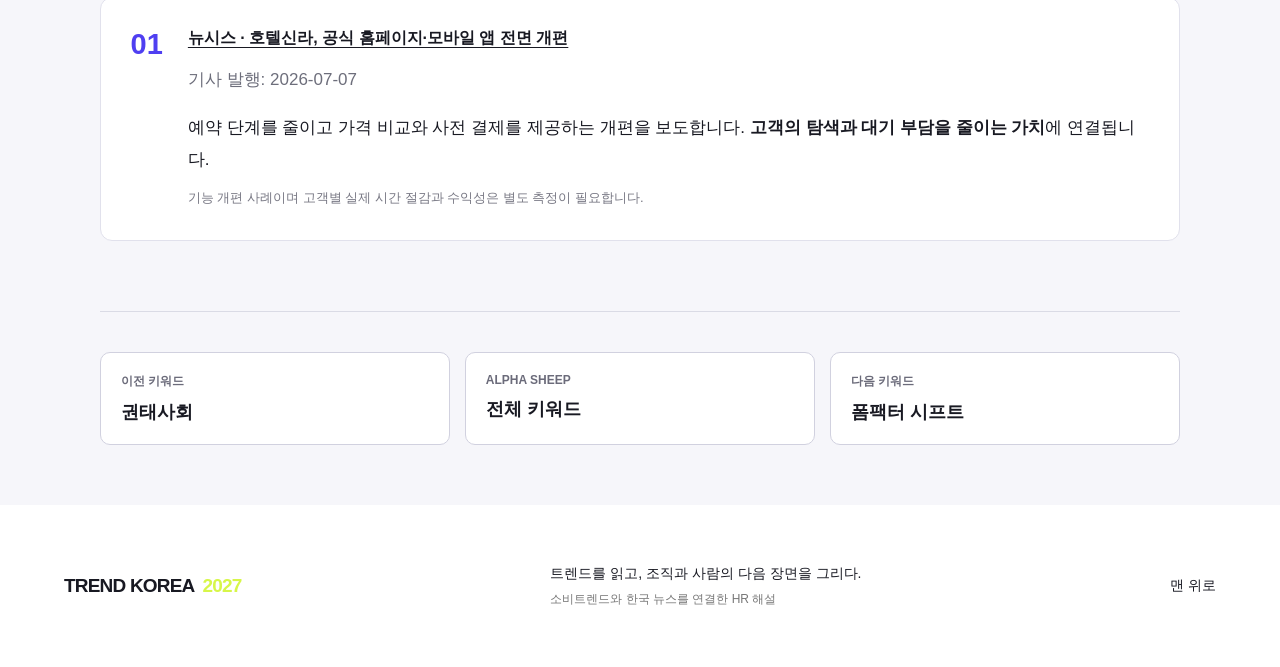
<file: keywords/life-roi.html>
<!doctype html><html lang="ko"><head><meta charset="utf-8"><meta name="viewport" content="width=device-width, initial-scale=1"><title>라이프 ROI의 HR 인사이트 — 트렌드 코리아 2027</title><meta name="description" content="고객이 지불하는 것은 돈만이 아닙니다. 시간과 노력까지 포함한 총비용을 줄이고, 얻는 결과를 명확하게 보여주는 사업이 기회를 찾을 수 있습니다."><link rel="icon" href="../favicon.svg"><link rel="stylesheet" href="../style.css"><link rel="stylesheet" href="../detail.css"></head><body class="detail-page" style="--accent:#d7f649"><div class="reading-progress" aria-hidden="true"></div><header><a class="brand" href="../index.html">TREND KOREA<span>2027</span></a><nav aria-label="주요 메뉴"><a href="../index.html#trends">전체 키워드</a><a href="#business">HR 시사점</a><a href="#evidence">참고 기사</a></nav><span class="edition">HR INSIGHT</span></header><main><section class="detail-hero"><div class="hero-index"><span>02 / 10</span><span>TIME × VALUE</span></div><div class="hero-title"><div><p class="eyebrow">ALPHA SHEEP / Life ROI</p><h1>라이프 ROI</h1><p class="detail-headline">가격 너머의 가치를,<br>보이게 하다.</p></div><div class="giant-letter" aria-hidden="true">L<span>2027</span></div></div><div class="hero-thesis"><span class="pill">HR LENS</span><p><strong>직원은 보상뿐 아니라 성장·시간·에너지에 대한 리턴을 함께 봅니다. 직원 가치 제안(EVP)을 실제 경험과 연결합니다.</strong></p></div></section><div class="chapter-nav" aria-label="페이지 목차"><a href="#video">영상 보기</a><a href="#meaning">개념 이해</a><a href="#business">HR 시사점</a><a href="#action">실행 전략</a><a href="#metrics">성과 지표</a><a href="#evidence">한국 뉴스</a></div><div class="detail-wrap"><section id="video" class="detail-section"><div class="section-label">WATCH / 라이프 ROI</div><h2>영상으로 이해하는 라이프 ROI</h2><p class="section-note">인간관계도 수익률을 따지는 시대, 라이프 ROI</p><video class="keyword-video" controls playsinline preload="metadata" aria-label="인간관계도 수익률을 따지는 시대, 라이프 ROI"><source src="../media/life-roi-explained.mp4" type="video/mp4">이 브라우저에서는 영상을 재생할 수 없습니다. <a href="../media/life-roi-explained.mp4">영상 열기</a></video></section><section id="meaning" class="detail-section"><div class="section-label">01 / CONTEXT</div><h2>투자의 셈법이 삶 전체로 확장된다</h2><p class="concept">ROI(Return on Investment)는 <strong>투자 대비 수익률</strong>을 뜻합니다. 라이프 ROI는 이 셈법을 인간관계·결혼·육아·직장·일상으로 확장해, <strong>시간·비용·에너지·감정의 투입 대비 얻는 혜택과 효용</strong>을 따지는 태도입니다.</p><span class="annotation">『트렌드 코리아 2027』 핵심 개념</span><div class="ennui-concept"><h3>‘나’라는 기업을 경영하는 시대</h3><p>자신의 삶을 하나의 기업처럼 바라보며 한정된 자원을 어디에 배분할지 판단합니다. 선택의 기대 효과와 실패했을 때의 손실을 함께 계산하고, 효과가 낮다고 느끼면 관계나 활동을 중단하거나 다른 선택으로 이동합니다.</p><ol class="concept-steps"><li><strong>투자 최소화</strong><p>같은 결과를 얻는 데 필요한 돈과 시간, 수고를 줄입니다.</p></li><li><strong>리턴 최대화</strong><p>한 번의 선택으로 얻는 효용과 장기적인 성과를 높입니다.</p></li><li><strong>손절과 전환</strong><p>기대한 효과가 나오지 않으면 지속 여부를 다시 판단합니다.</p></li></ol></div><div class="ennui-concept"><h3>일상에서 읽는 네 가지 장면</h3><ol class="concept-steps"><li><strong>인간관계의 ROI</strong><p>식사 비용과 시간을 쓰고도 유대감이나 만족이 돌아오지 않는다고 느끼면 관계를 정리하거나, 부담이 작은 관계를 선호하는 모습으로 나타날 수 있습니다.</p></li><li><strong>제도와 자원의 활용</strong><p>주거·양육 등 제도상의 혜택과 비용이 혼인이나 가족 계획의 판단 요소가 되는 장면입니다. 개별 지원 제도의 자격이나 특정 선택의 유불리를 단정하는 설명은 아닙니다.</p></li><li><strong>덕질과 팬덤의 권리 의식</strong><p>유료 소통과 팬 서비스를 구매한 소비자가 지불한 금액에 맞는 응대와 서비스 품질을 요구합니다. 기대하는 리턴이 구체적인 권리 주장으로 이어집니다.</p></li><li><strong>가족과 가까워지는 관계</strong><p>관계를 유지하는 부담이 비교적 작고 신뢰와 돌봄을 기대할 수 있는 가족에게 의존하는 모습도 연결해 볼 수 있습니다. ‘엄미세’ 같은 표현은 엄마에게 밀착하는 현상을 설명하는 말입니다.</p></li></ol><p class="annotation">위 장면은 라이프 ROI를 이해하기 위한 해석입니다. 모든 소비자나 가족의 행동을 같은 동기로 설명하지는 않습니다.</p></div><div class="concept-emphasis"><strong>HR 관점에서 읽기</strong><p>직원은 보상뿐 아니라 성장·시간·에너지에 대한 리턴을 함께 봅니다. 직원 가치 제안(EVP)을 실제 경험과 연결합니다.</p></div></section></div><section id="business" class="business-section"><div class="detail-wrap"><div class="section-label">03 / HR PERSPECTIVE</div><h2>HR 관점에서 찾는<br><span>세 가지 실천.</span></h2><p class="section-note">직원은 보상뿐 아니라 성장·시간·에너지에 대한 리턴을 함께 봅니다. 직원 가치 제안(EVP)을 실제 경험과 연결합니다.</p><div class="opportunity-grid"><article><span class="op-number">01</span><span class="industry">보상·EVP</span><h3>총보상의 가치를 명확히</h3><p>급여·복지·유연성·성장 기회를 함께 설명합니다. 혜택의 개수보다 직원이 실제로 얻는 가치와 이용하기 위한 수고를 파악합니다.</p></article><article><span class="op-number">02</span><span class="industry">직원 경험</span><h3>숨은 시간 비용 줄이기</h3><p>복잡한 복지 신청, 반복 입력, 회의와 승인 대기를 찾아 줄입니다. 직원의 시간과 조직의 운영 비용을 함께 확인합니다.</p></article><article><span class="op-number">03</span><span class="industry">인재 유지</span><h3>장기 성장의 리턴 제시</h3><p>역할 이동과 학습, 경력 기회를 구체적으로 보여줍니다. 잔류를 압박하기보다 직원이 계속 일할 이유를 면담과 실제 제도 개선으로 만듭니다.</p></article></div><div class="example"><span class="pill">HR 적용 예시</span><h3>우리 조직에 적용한다면?</h3><div class="example-compare"><article><span>현재 상황</span><p>복지 제도는 많지만 이용 절차와 성장 경로가 불명확한 조직</p></article><article><span>실험할 방식</span><p>복지 신청을 단순화하고 경력 대화로 6개월 성장 목표와 지원을 합의</p></article></div></div></div></section><div class="detail-wrap"><section id="action" class="detail-section"><div class="section-label">04 / ACTION PLAN</div><h2>4주 동안 작게 검증하기</h2><p class="section-note">기간은 실행 계획의 예시입니다. 고객 수와 사업 주기에 맞춰 조정하세요.</p><ol class="action-plan"><li><span>WEEK 01</span><p>직원 면담과 업무 관찰로 보상·EVP의 현재 경험과 불편을 파악합니다.</p></li><li><span>WEEK 02</span><p>작은 팀이나 자발적 참여 집단에서 '총보상의 가치를 명확히' 개선안을 만들고 목적·역할·측정 기준을 합의합니다.</p></li><li><span>WEEK 03</span><p>개선안을 적용하고 직원 피드백과 과업 결과를 함께 확인합니다. EVP 체감의 변화를 살핍니다.</p></li><li><span>WEEK 04</span><p>같은 조건의 결과를 비교하고 부작용과 운영 부담을 검토합니다. 직원 의견을 반영해 개선하거나 확대 여부를 정합니다.</p></li></ol></section><section id="metrics" class="detail-section"><div class="section-label">05 / HR INDICATORS</div><h2>직원 경험과 업무 성과를 함께 보기</h2><p class="section-note">조직 규모와 업무 주기에 맞춰 관찰 기간을 정하고 같은 정의로 비교합니다. 설문은 자발적으로 참여하며 개인 식별을 줄인 집계로 확인합니다.</p><div class="metric-grid"><article><h3>EVP 체감</h3><div>보상·성장·유연성에 대한 동일 문항 만족</div><p>기존 수준과 개선 후 결과를 함께 확인합니다.</p></article><article><h3>복지 신청 시간</h3><div>신청 시작부터 승인까지의 중앙값</div><p>기존 수준과 개선 후 결과를 함께 확인합니다.</p></article><article><h3>자발적 이직률</h3><div>자발적 퇴사자 ÷ 해당 기간 평균 인원</div><p>기존 수준과 개선 후 결과를 함께 확인합니다.</p></article></div><div class="risk"><h3>HR 적용 시 유의할 점</h3><p>직원의 관계와 삶을 금액으로만 평가하지 않습니다. 연령·가족 형태별 고정관념 대신 실제 요구와 이용 경험을 살핍니다.</p></div></section><section class="decision"><span>LEADERSHIP QUESTION</span><h2>직원에게 우리 조직에서 보내는 시간은 어떤 성장과 가치를 돌려주나요?</h2><p>다음 기획 회의에서 이 질문으로 대화를 시작해보세요.</p></section><section id="evidence" class="detail-section"><div class="section-label">06 / KOREAN NEWS</div><h2>2026년 관련 한국 뉴스</h2><p class="section-note">이 키워드와 연결해 읽을 수 있는 국내 언론 보도입니다. 기사 내용과 사업 적용 아이디어를 구분해 살펴보세요.</p><div class="evidence-list"><article><span class="evidence-num">01</span><div><a href="https://mobile.newsis.com/view/NISX20260707_0003698293" target="_blank" rel="noopener noreferrer">뉴시스 · 호텔신라, 공식 홈페이지·모바일 앱 전면 개편</a><p class="annotation">기사 발행: 2026-07-07</p><p>예약 단계를 줄이고 가격 비교와 사전 결제를 제공하는 개편을 보도합니다. <strong>고객의 탐색과 대기 부담을 줄이는 가치</strong>에 연결됩니다.</p><small>기능 개편 사례이며 고객별 실제 시간 절감과 수익성은 별도 측정이 필요합니다.</small></div></article></div></section><nav class="next-previous" aria-label="다른 키워드 탐색"><a href="ennui.html"><span>이전 키워드</span><strong>권태사회</strong></a><a href="../index.html#trends"><span>ALPHA SHEEP</span><strong>전체 키워드</strong></a><a href="form-factor.html"><span>다음 키워드</span><strong>폼팩터 시프트</strong></a></nav></div></main><footer><a class="brand" href="../index.html">TREND KOREA<span>2027</span></a><p>트렌드를 읽고, 조직과 사람의 다음 장면을 그리다.<br><span>소비트렌드와 한국 뉴스를 연결한 HR 해설</span></p><a href="#">맨 위로</a></footer><script>const bar=document.querySelector('.reading-progress');const update=()=>{const h=document.documentElement;bar.style.width=(h.scrollHeight===h.clientHeight?0:h.scrollTop/(h.scrollHeight-h.clientHeight)*100)+'%';};addEventListener('scroll',update,{passive:true});update();</script></body></html>
</file>
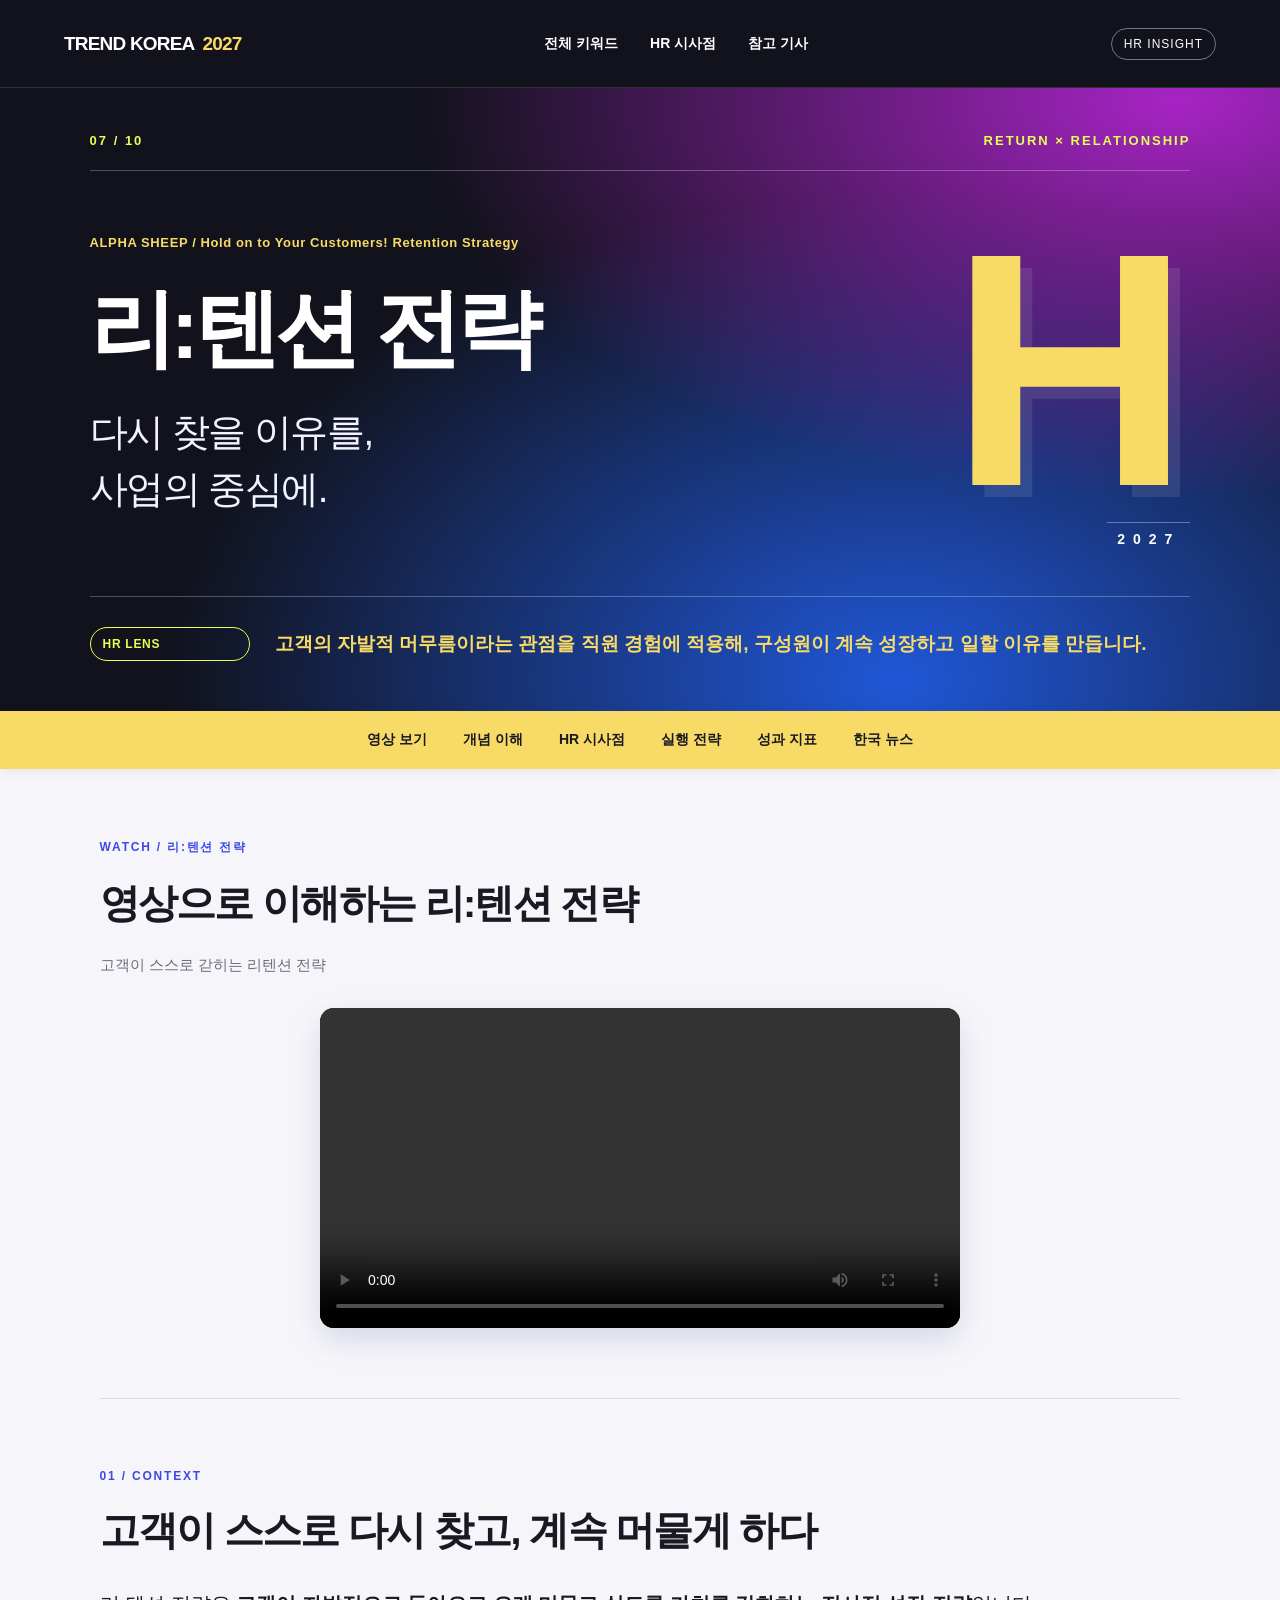
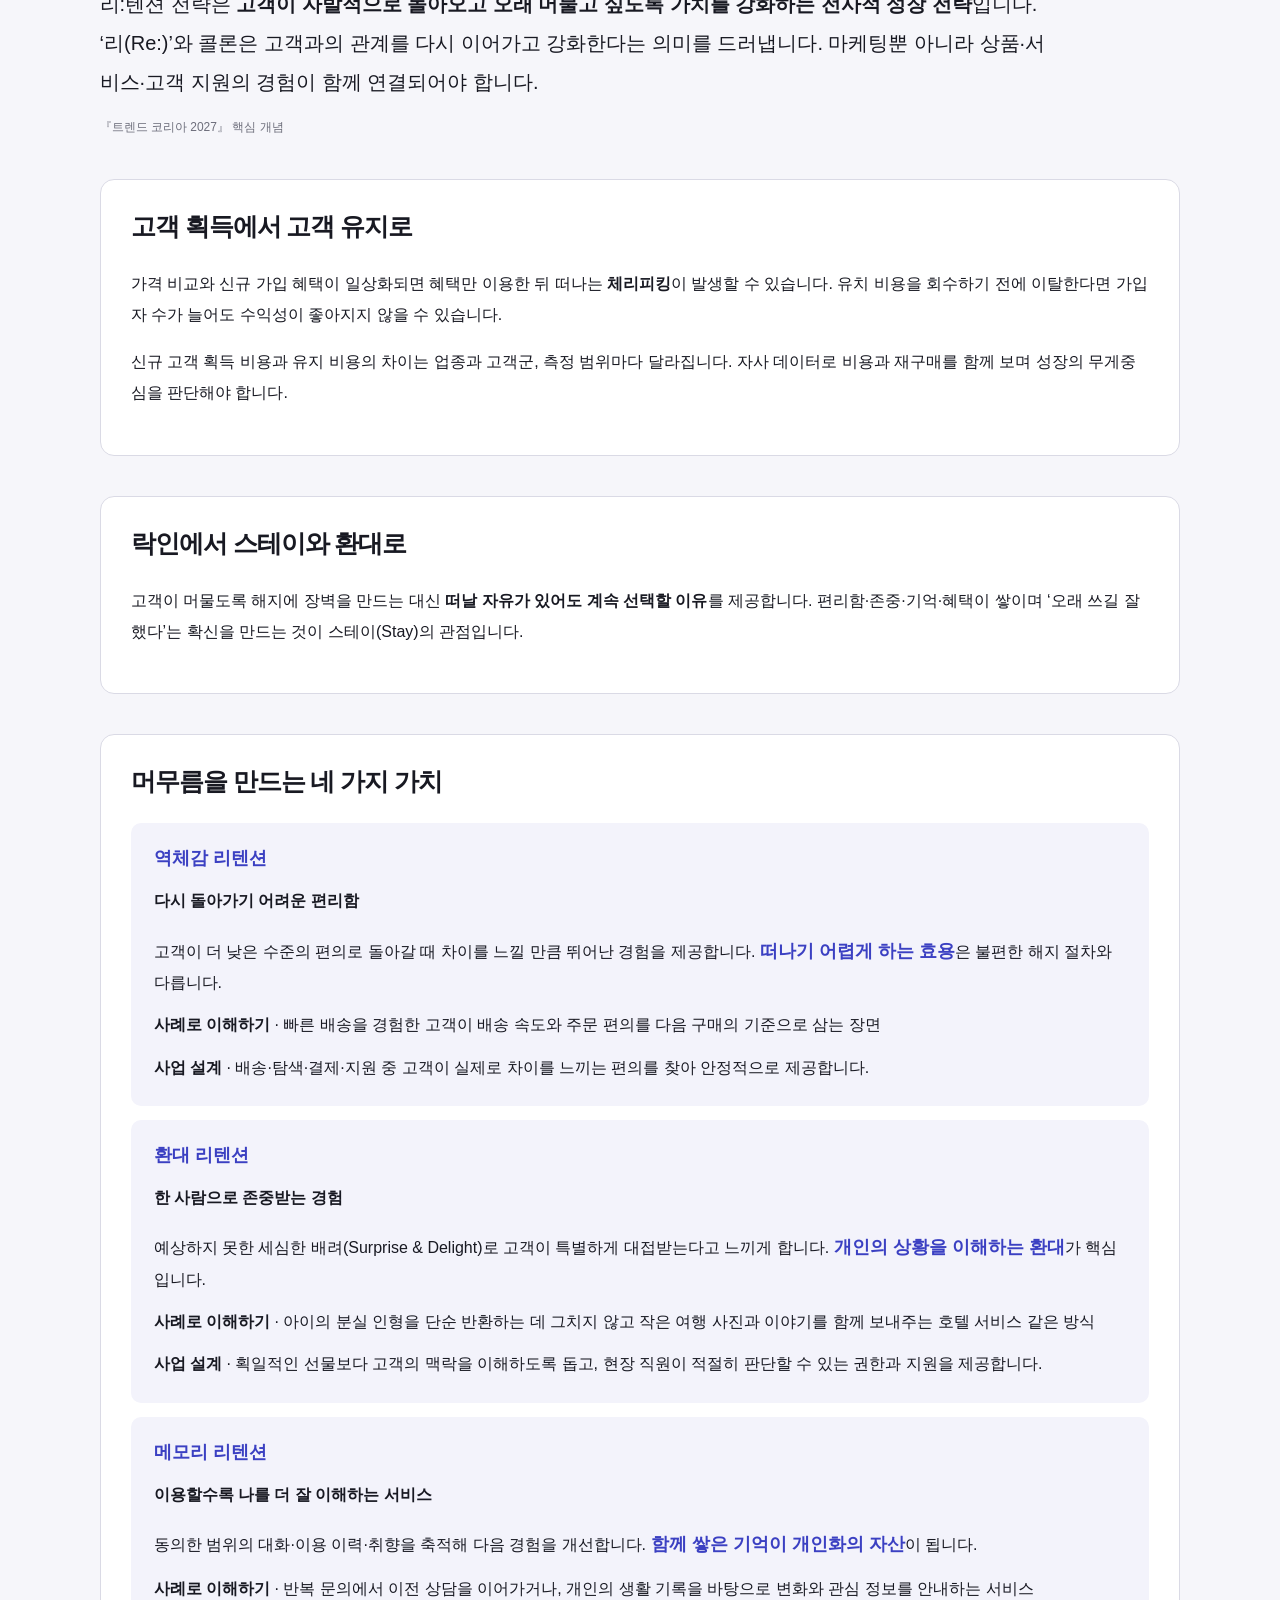
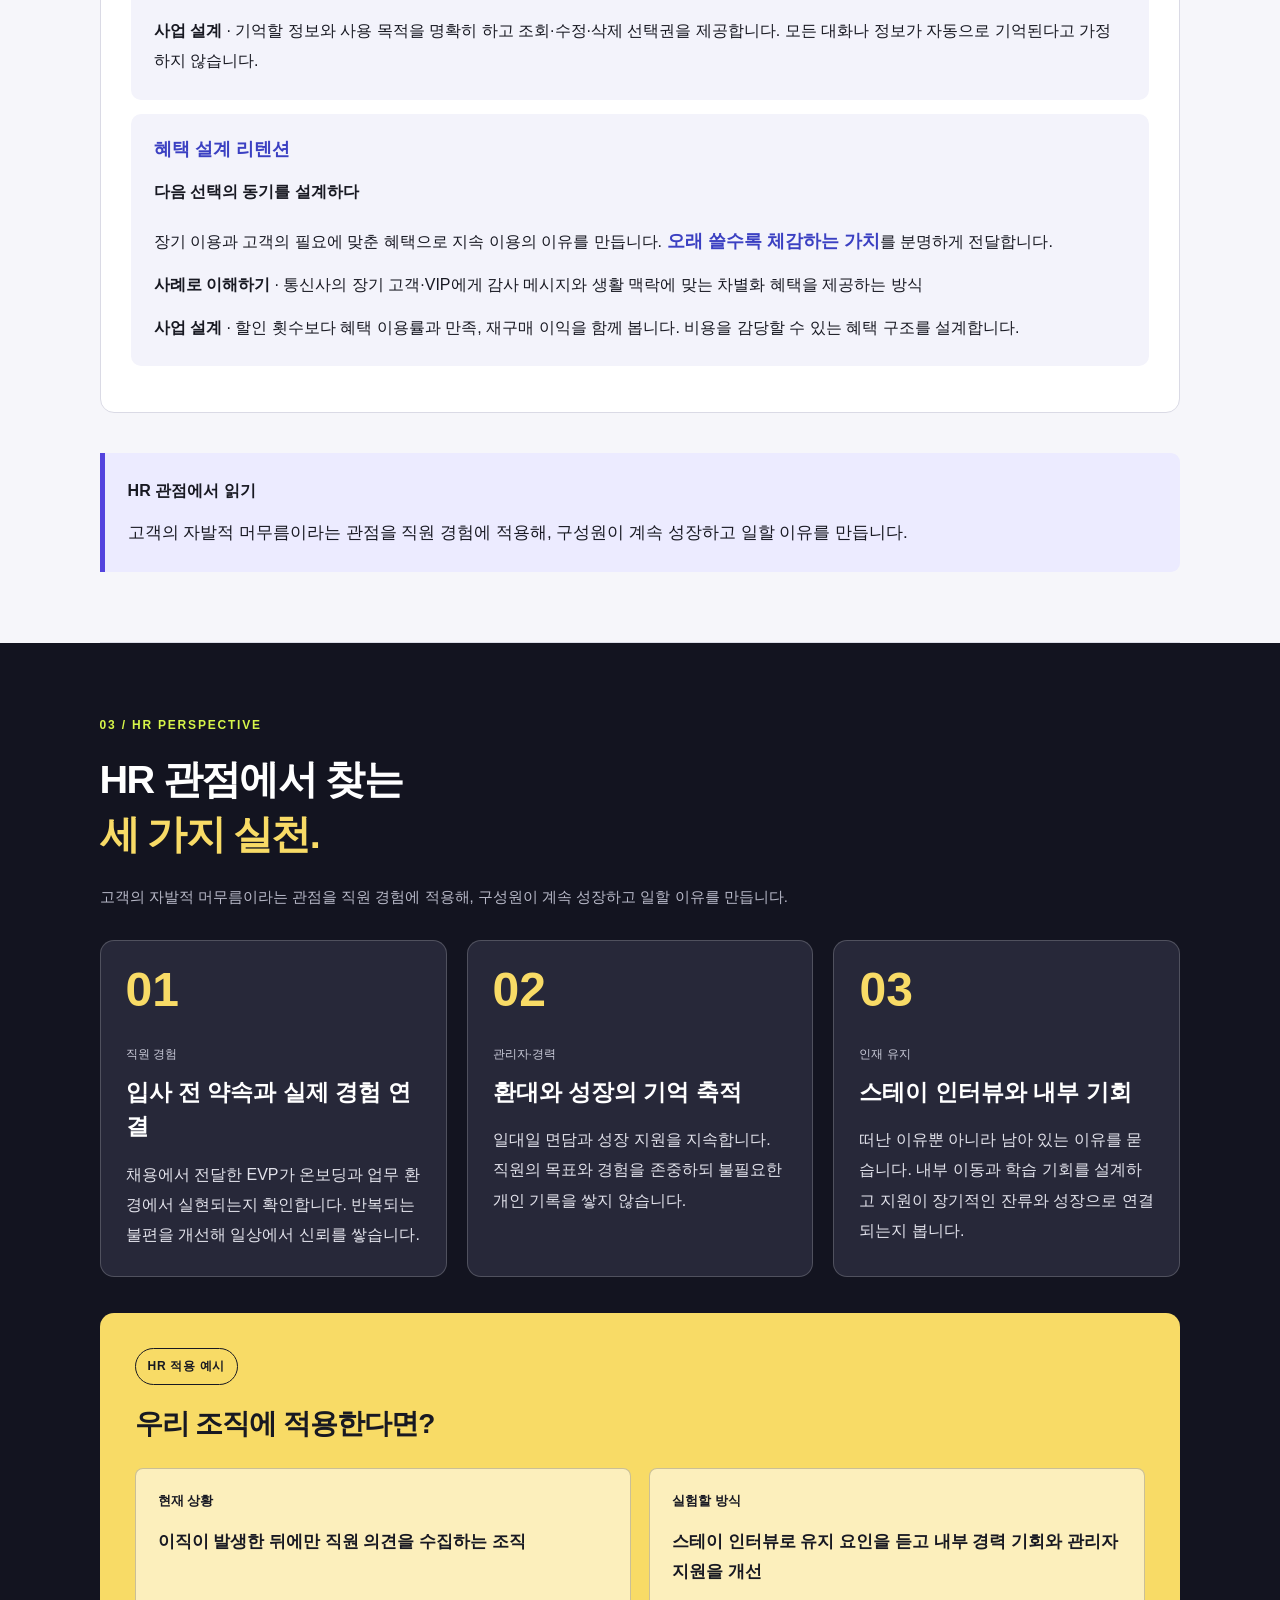
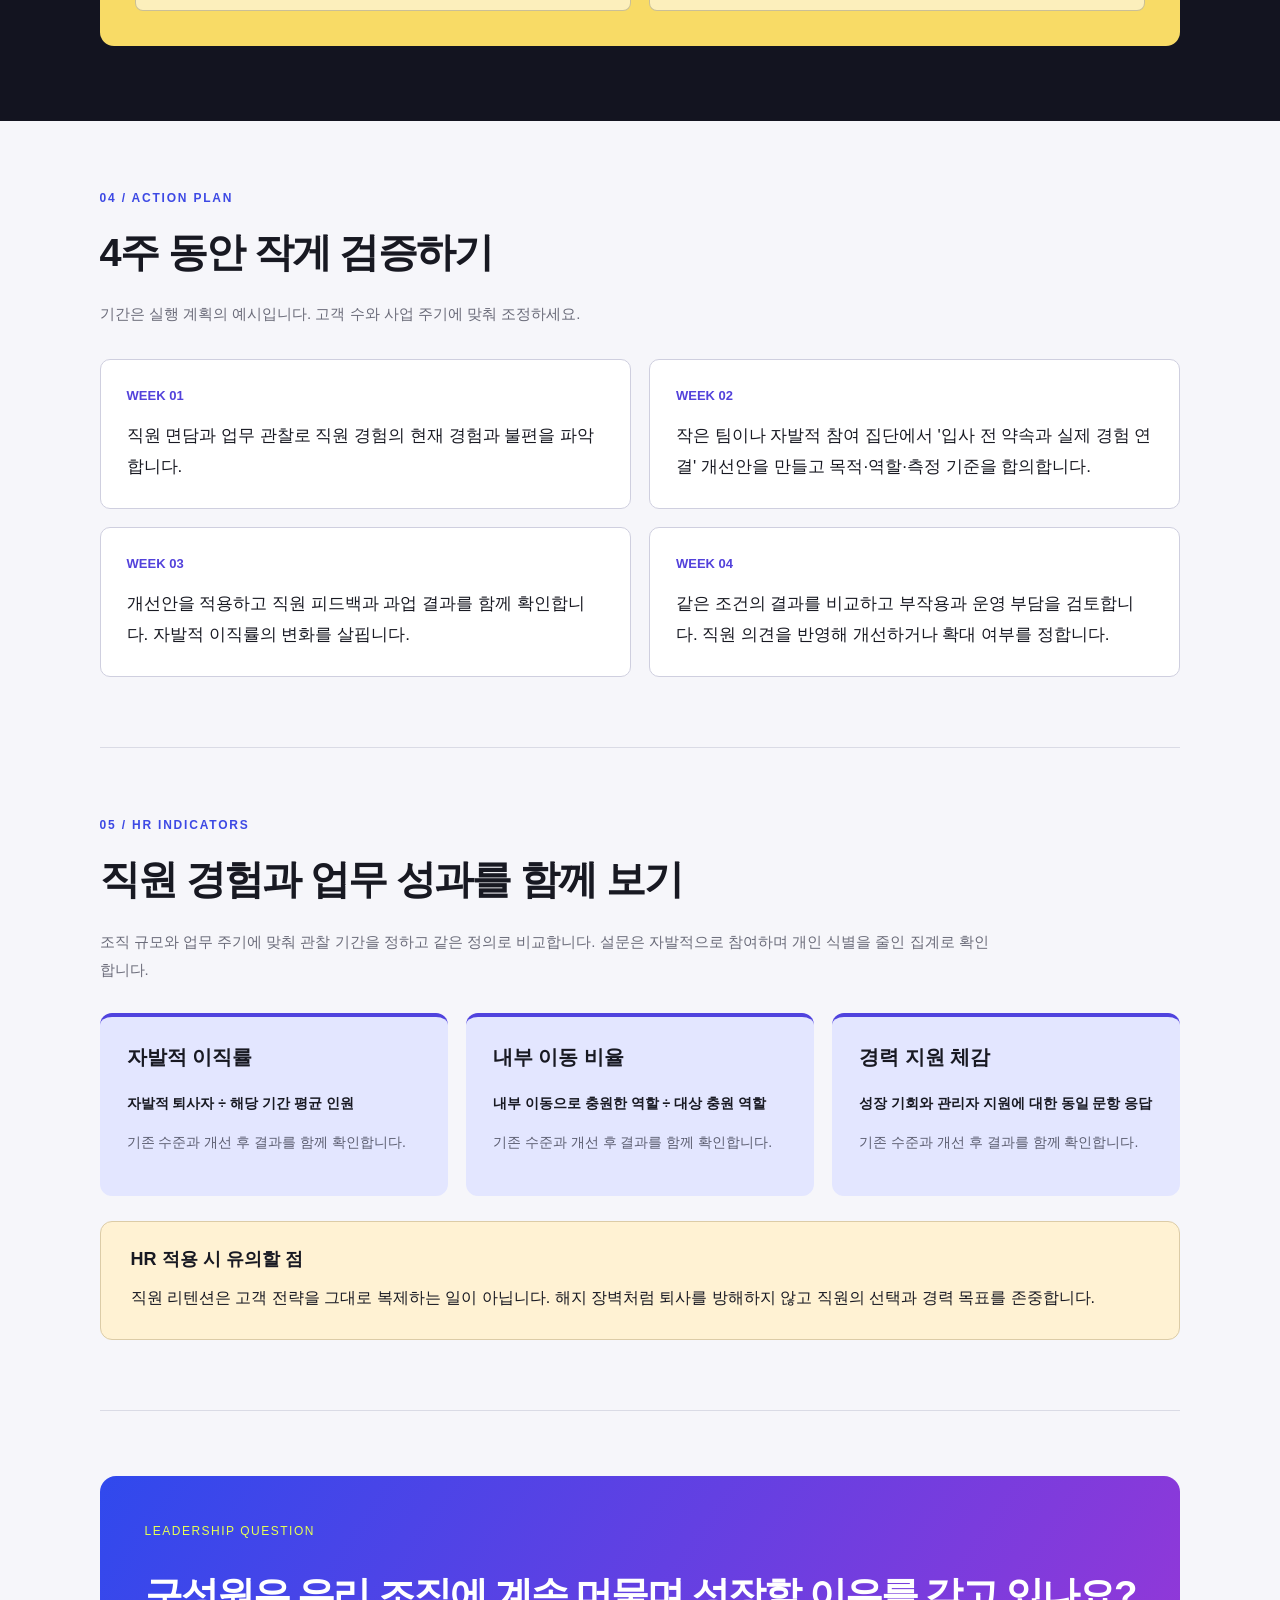
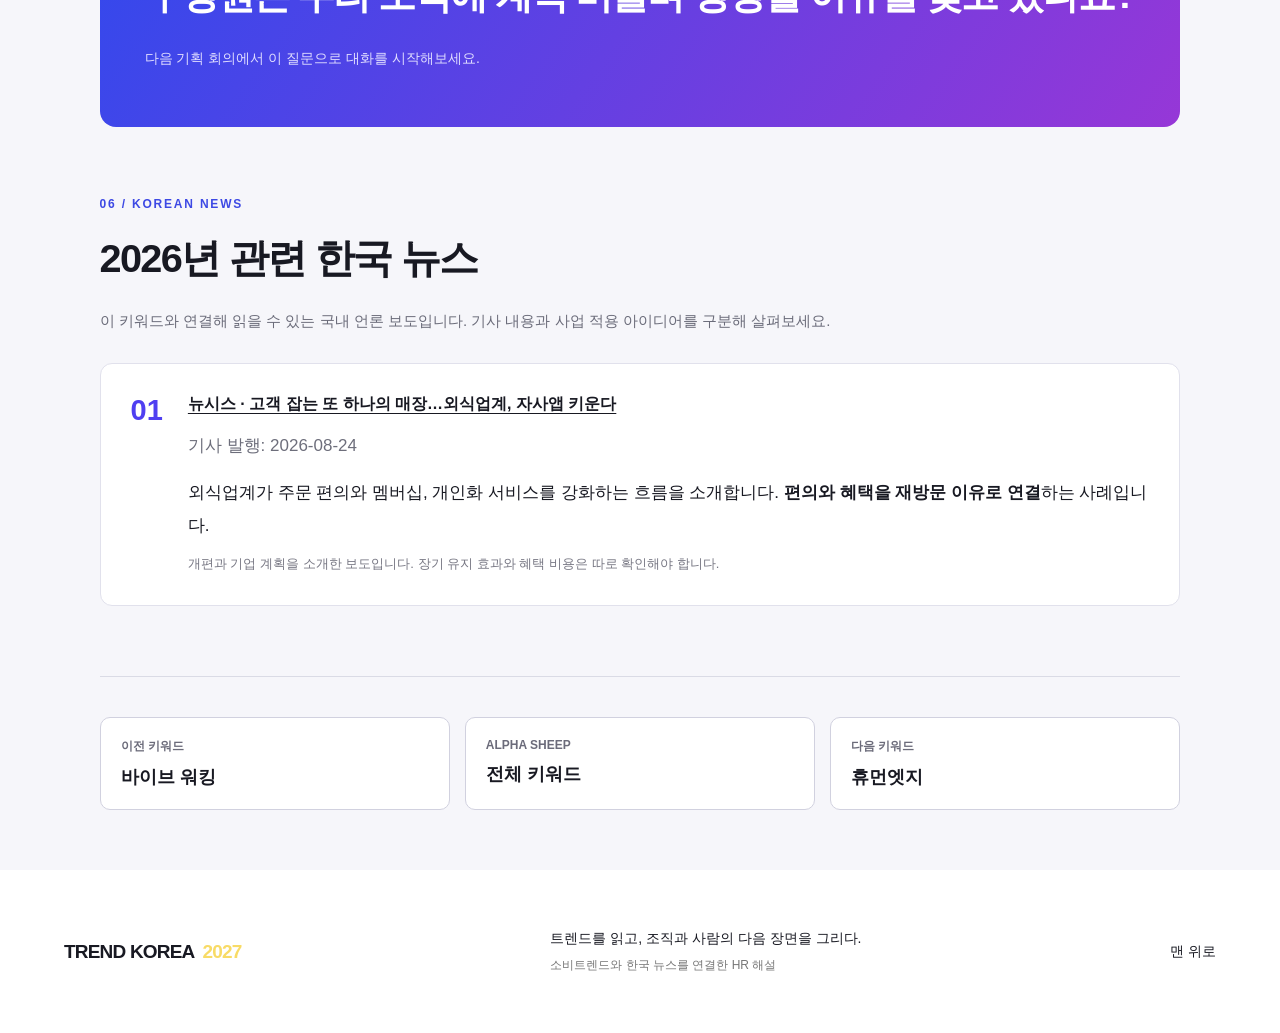
<file: keywords/retention.html>
<!doctype html><html lang="ko"><head><meta charset="utf-8"><meta name="viewport" content="width=device-width, initial-scale=1"><title>리:텐션 전략의 HR 인사이트 — 트렌드 코리아 2027</title><meta name="description" content="고객 유지는 할인 메시지를 자주 보내는 일이 아니라, 첫 경험에서 얻은 가치가 다음 이용으로 이어지도록 만드는 일입니다."><link rel="icon" href="../favicon.svg"><link rel="stylesheet" href="../style.css"><link rel="stylesheet" href="../detail.css"></head><body class="detail-page" style="--accent:#f8db66"><div class="reading-progress" aria-hidden="true"></div><header><a class="brand" href="../index.html">TREND KOREA<span>2027</span></a><nav aria-label="주요 메뉴"><a href="../index.html#trends">전체 키워드</a><a href="#business">HR 시사점</a><a href="#evidence">참고 기사</a></nav><span class="edition">HR INSIGHT</span></header><main><section class="detail-hero"><div class="hero-index"><span>07 / 10</span><span>RETURN × RELATIONSHIP</span></div><div class="hero-title"><div><p class="eyebrow">ALPHA SHEEP / Hold on to Your Customers! Retention Strategy</p><h1>리:텐션 전략</h1><p class="detail-headline">다시 찾을 이유를,<br>사업의 중심에.</p></div><div class="giant-letter" aria-hidden="true">H<span>2027</span></div></div><div class="hero-thesis"><span class="pill">HR LENS</span><p><strong>고객의 자발적 머무름이라는 관점을 직원 경험에 적용해, 구성원이 계속 성장하고 일할 이유를 만듭니다.</strong></p></div></section><div class="chapter-nav" aria-label="페이지 목차"><a href="#video">영상 보기</a><a href="#meaning">개념 이해</a><a href="#business">HR 시사점</a><a href="#action">실행 전략</a><a href="#metrics">성과 지표</a><a href="#evidence">한국 뉴스</a></div><div class="detail-wrap"><section id="video" class="detail-section"><div class="section-label">WATCH / 리:텐션 전략</div><h2>영상으로 이해하는 리:텐션 전략</h2><p class="section-note">고객이 스스로 갇히는 리텐션 전략</p><video class="keyword-video" controls playsinline preload="metadata" aria-label="고객이 스스로 갇히는 리텐션 전략"><source src="../media/retention-explained.mp4" type="video/mp4">이 브라우저에서는 영상을 재생할 수 없습니다. <a href="../media/retention-explained.mp4">영상 열기</a></video></section><section id="meaning" class="detail-section"><div class="section-label">01 / CONTEXT</div><h2>고객이 스스로 다시 찾고, 계속 머물게 하다</h2><p class="concept">리:텐션 전략은 <strong>고객이 자발적으로 돌아오고 오래 머물고 싶도록 가치를 강화하는 전사적 성장 전략</strong>입니다. ‘리(Re:)’와 콜론은 고객과의 관계를 다시 이어가고 강화한다는 의미를 드러냅니다. 마케팅뿐 아니라 상품·서비스·고객 지원의 경험이 함께 연결되어야 합니다.</p><span class="annotation">『트렌드 코리아 2027』 핵심 개념</span><div class="ennui-concept"><h3>고객 획득에서 고객 유지로</h3><p>가격 비교와 신규 가입 혜택이 일상화되면 혜택만 이용한 뒤 떠나는 <strong>체리피킹</strong>이 발생할 수 있습니다. 유치 비용을 회수하기 전에 이탈한다면 가입자 수가 늘어도 수익성이 좋아지지 않을 수 있습니다.</p><p>신규 고객 획득 비용과 유지 비용의 차이는 업종과 고객군, 측정 범위마다 달라집니다. 자사 데이터로 비용과 재구매를 함께 보며 성장의 무게중심을 판단해야 합니다.</p></div><div class="ennui-concept"><h3>락인에서 스테이와 환대로</h3><p>고객이 머물도록 해지에 장벽을 만드는 대신 <strong>떠날 자유가 있어도 계속 선택할 이유</strong>를 제공합니다. 편리함·존중·기억·혜택이 쌓이며 ‘오래 쓰길 잘했다’는 확신을 만드는 것이 스테이(Stay)의 관점입니다.</p></div><div class="ennui-concept"><h3>머무름을 만드는 네 가지 가치</h3><ol class="concept-steps"><li><strong>역체감 리텐션</strong><h4>다시 돌아가기 어려운 편리함</h4><p>고객이 더 낮은 수준의 편의로 돌아갈 때 차이를 느낄 만큼 뛰어난 경험을 제공합니다. <strong>떠나기 어렵게 하는 효용</strong>은 불편한 해지 절차와 다릅니다.</p><p><b>사례로 이해하기</b> · 빠른 배송을 경험한 고객이 배송 속도와 주문 편의를 다음 구매의 기준으로 삼는 장면</p><p><b>사업 설계</b> · 배송·탐색·결제·지원 중 고객이 실제로 차이를 느끼는 편의를 찾아 안정적으로 제공합니다.</p></li><li><strong>환대 리텐션</strong><h4>한 사람으로 존중받는 경험</h4><p>예상하지 못한 세심한 배려(Surprise & Delight)로 고객이 특별하게 대접받는다고 느끼게 합니다. <strong>개인의 상황을 이해하는 환대</strong>가 핵심입니다.</p><p><b>사례로 이해하기</b> · 아이의 분실 인형을 단순 반환하는 데 그치지 않고 작은 여행 사진과 이야기를 함께 보내주는 호텔 서비스 같은 방식</p><p><b>사업 설계</b> · 획일적인 선물보다 고객의 맥락을 이해하도록 돕고, 현장 직원이 적절히 판단할 수 있는 권한과 지원을 제공합니다.</p></li><li><strong>메모리 리텐션</strong><h4>이용할수록 나를 더 잘 이해하는 서비스</h4><p>동의한 범위의 대화·이용 이력·취향을 축적해 다음 경험을 개선합니다. <strong>함께 쌓은 기억이 개인화의 자산</strong>이 됩니다.</p><p><b>사례로 이해하기</b> · 반복 문의에서 이전 상담을 이어가거나, 개인의 생활 기록을 바탕으로 변화와 관심 정보를 안내하는 서비스</p><p><b>사업 설계</b> · 기억할 정보와 사용 목적을 명확히 하고 조회·수정·삭제 선택권을 제공합니다. 모든 대화나 정보가 자동으로 기억된다고 가정하지 않습니다.</p></li><li><strong>혜택 설계 리텐션</strong><h4>다음 선택의 동기를 설계하다</h4><p>장기 이용과 고객의 필요에 맞춘 혜택으로 지속 이용의 이유를 만듭니다. <strong>오래 쓸수록 체감하는 가치</strong>를 분명하게 전달합니다.</p><p><b>사례로 이해하기</b> · 통신사의 장기 고객·VIP에게 감사 메시지와 생활 맥락에 맞는 차별화 혜택을 제공하는 방식</p><p><b>사업 설계</b> · 할인 횟수보다 혜택 이용률과 만족, 재구매 이익을 함께 봅니다. 비용을 감당할 수 있는 혜택 구조를 설계합니다.</p></li></ol></div><div class="concept-emphasis"><strong>HR 관점에서 읽기</strong><p>고객의 자발적 머무름이라는 관점을 직원 경험에 적용해, 구성원이 계속 성장하고 일할 이유를 만듭니다.</p></div></section></div><section id="business" class="business-section"><div class="detail-wrap"><div class="section-label">03 / HR PERSPECTIVE</div><h2>HR 관점에서 찾는<br><span>세 가지 실천.</span></h2><p class="section-note">고객의 자발적 머무름이라는 관점을 직원 경험에 적용해, 구성원이 계속 성장하고 일할 이유를 만듭니다.</p><div class="opportunity-grid"><article><span class="op-number">01</span><span class="industry">직원 경험</span><h3>입사 전 약속과 실제 경험 연결</h3><p>채용에서 전달한 EVP가 온보딩과 업무 환경에서 실현되는지 확인합니다. 반복되는 불편을 개선해 일상에서 신뢰를 쌓습니다.</p></article><article><span class="op-number">02</span><span class="industry">관리자·경력</span><h3>환대와 성장의 기억 축적</h3><p>일대일 면담과 성장 지원을 지속합니다. 직원의 목표와 경험을 존중하되 불필요한 개인 기록을 쌓지 않습니다.</p></article><article><span class="op-number">03</span><span class="industry">인재 유지</span><h3>스테이 인터뷰와 내부 기회</h3><p>떠난 이유뿐 아니라 남아 있는 이유를 묻습니다. 내부 이동과 학습 기회를 설계하고 지원이 장기적인 잔류와 성장으로 연결되는지 봅니다.</p></article></div><div class="example"><span class="pill">HR 적용 예시</span><h3>우리 조직에 적용한다면?</h3><div class="example-compare"><article><span>현재 상황</span><p>이직이 발생한 뒤에만 직원 의견을 수집하는 조직</p></article><article><span>실험할 방식</span><p>스테이 인터뷰로 유지 요인을 듣고 내부 경력 기회와 관리자 지원을 개선</p></article></div></div></div></section><div class="detail-wrap"><section id="action" class="detail-section"><div class="section-label">04 / ACTION PLAN</div><h2>4주 동안 작게 검증하기</h2><p class="section-note">기간은 실행 계획의 예시입니다. 고객 수와 사업 주기에 맞춰 조정하세요.</p><ol class="action-plan"><li><span>WEEK 01</span><p>직원 면담과 업무 관찰로 직원 경험의 현재 경험과 불편을 파악합니다.</p></li><li><span>WEEK 02</span><p>작은 팀이나 자발적 참여 집단에서 '입사 전 약속과 실제 경험 연결' 개선안을 만들고 목적·역할·측정 기준을 합의합니다.</p></li><li><span>WEEK 03</span><p>개선안을 적용하고 직원 피드백과 과업 결과를 함께 확인합니다. 자발적 이직률의 변화를 살핍니다.</p></li><li><span>WEEK 04</span><p>같은 조건의 결과를 비교하고 부작용과 운영 부담을 검토합니다. 직원 의견을 반영해 개선하거나 확대 여부를 정합니다.</p></li></ol></section><section id="metrics" class="detail-section"><div class="section-label">05 / HR INDICATORS</div><h2>직원 경험과 업무 성과를 함께 보기</h2><p class="section-note">조직 규모와 업무 주기에 맞춰 관찰 기간을 정하고 같은 정의로 비교합니다. 설문은 자발적으로 참여하며 개인 식별을 줄인 집계로 확인합니다.</p><div class="metric-grid"><article><h3>자발적 이직률</h3><div>자발적 퇴사자 ÷ 해당 기간 평균 인원</div><p>기존 수준과 개선 후 결과를 함께 확인합니다.</p></article><article><h3>내부 이동 비율</h3><div>내부 이동으로 충원한 역할 ÷ 대상 충원 역할</div><p>기존 수준과 개선 후 결과를 함께 확인합니다.</p></article><article><h3>경력 지원 체감</h3><div>성장 기회와 관리자 지원에 대한 동일 문항 응답</div><p>기존 수준과 개선 후 결과를 함께 확인합니다.</p></article></div><div class="risk"><h3>HR 적용 시 유의할 점</h3><p>직원 리텐션은 고객 전략을 그대로 복제하는 일이 아닙니다. 해지 장벽처럼 퇴사를 방해하지 않고 직원의 선택과 경력 목표를 존중합니다.</p></div></section><section class="decision"><span>LEADERSHIP QUESTION</span><h2>구성원은 우리 조직에 계속 머물며 성장할 이유를 갖고 있나요?</h2><p>다음 기획 회의에서 이 질문으로 대화를 시작해보세요.</p></section><section id="evidence" class="detail-section"><div class="section-label">06 / KOREAN NEWS</div><h2>2026년 관련 한국 뉴스</h2><p class="section-note">이 키워드와 연결해 읽을 수 있는 국내 언론 보도입니다. 기사 내용과 사업 적용 아이디어를 구분해 살펴보세요.</p><div class="evidence-list"><article><span class="evidence-num">01</span><div><a href="https://mobile.newsis.com/view_amp.html?ar_id=NISX20260824_0003759663" target="_blank" rel="noopener noreferrer">뉴시스 · 고객 잡는 또 하나의 매장…외식업계, 자사앱 키운다</a><p class="annotation">기사 발행: 2026-08-24</p><p>외식업계가 주문 편의와 멤버십, 개인화 서비스를 강화하는 흐름을 소개합니다. <strong>편의와 혜택을 재방문 이유로 연결</strong>하는 사례입니다.</p><small>개편과 기업 계획을 소개한 보도입니다. 장기 유지 효과와 혜택 비용은 따로 확인해야 합니다.</small></div></article></div></section><nav class="next-previous" aria-label="다른 키워드 탐색"><a href="vibe-working.html"><span>이전 키워드</span><strong>바이브 워킹</strong></a><a href="../index.html#trends"><span>ALPHA SHEEP</span><strong>전체 키워드</strong></a><a href="human-edge.html"><span>다음 키워드</span><strong>휴먼엣지</strong></a></nav></div></main><footer><a class="brand" href="../index.html">TREND KOREA<span>2027</span></a><p>트렌드를 읽고, 조직과 사람의 다음 장면을 그리다.<br><span>소비트렌드와 한국 뉴스를 연결한 HR 해설</span></p><a href="#">맨 위로</a></footer><script>const bar=document.querySelector('.reading-progress');const update=()=>{const h=document.documentElement;bar.style.width=(h.scrollHeight===h.clientHeight?0:h.scrollTop/(h.scrollHeight-h.clientHeight)*100)+'%';};addEventListener('scroll',update,{passive:true});update();</script></body></html>
</file>
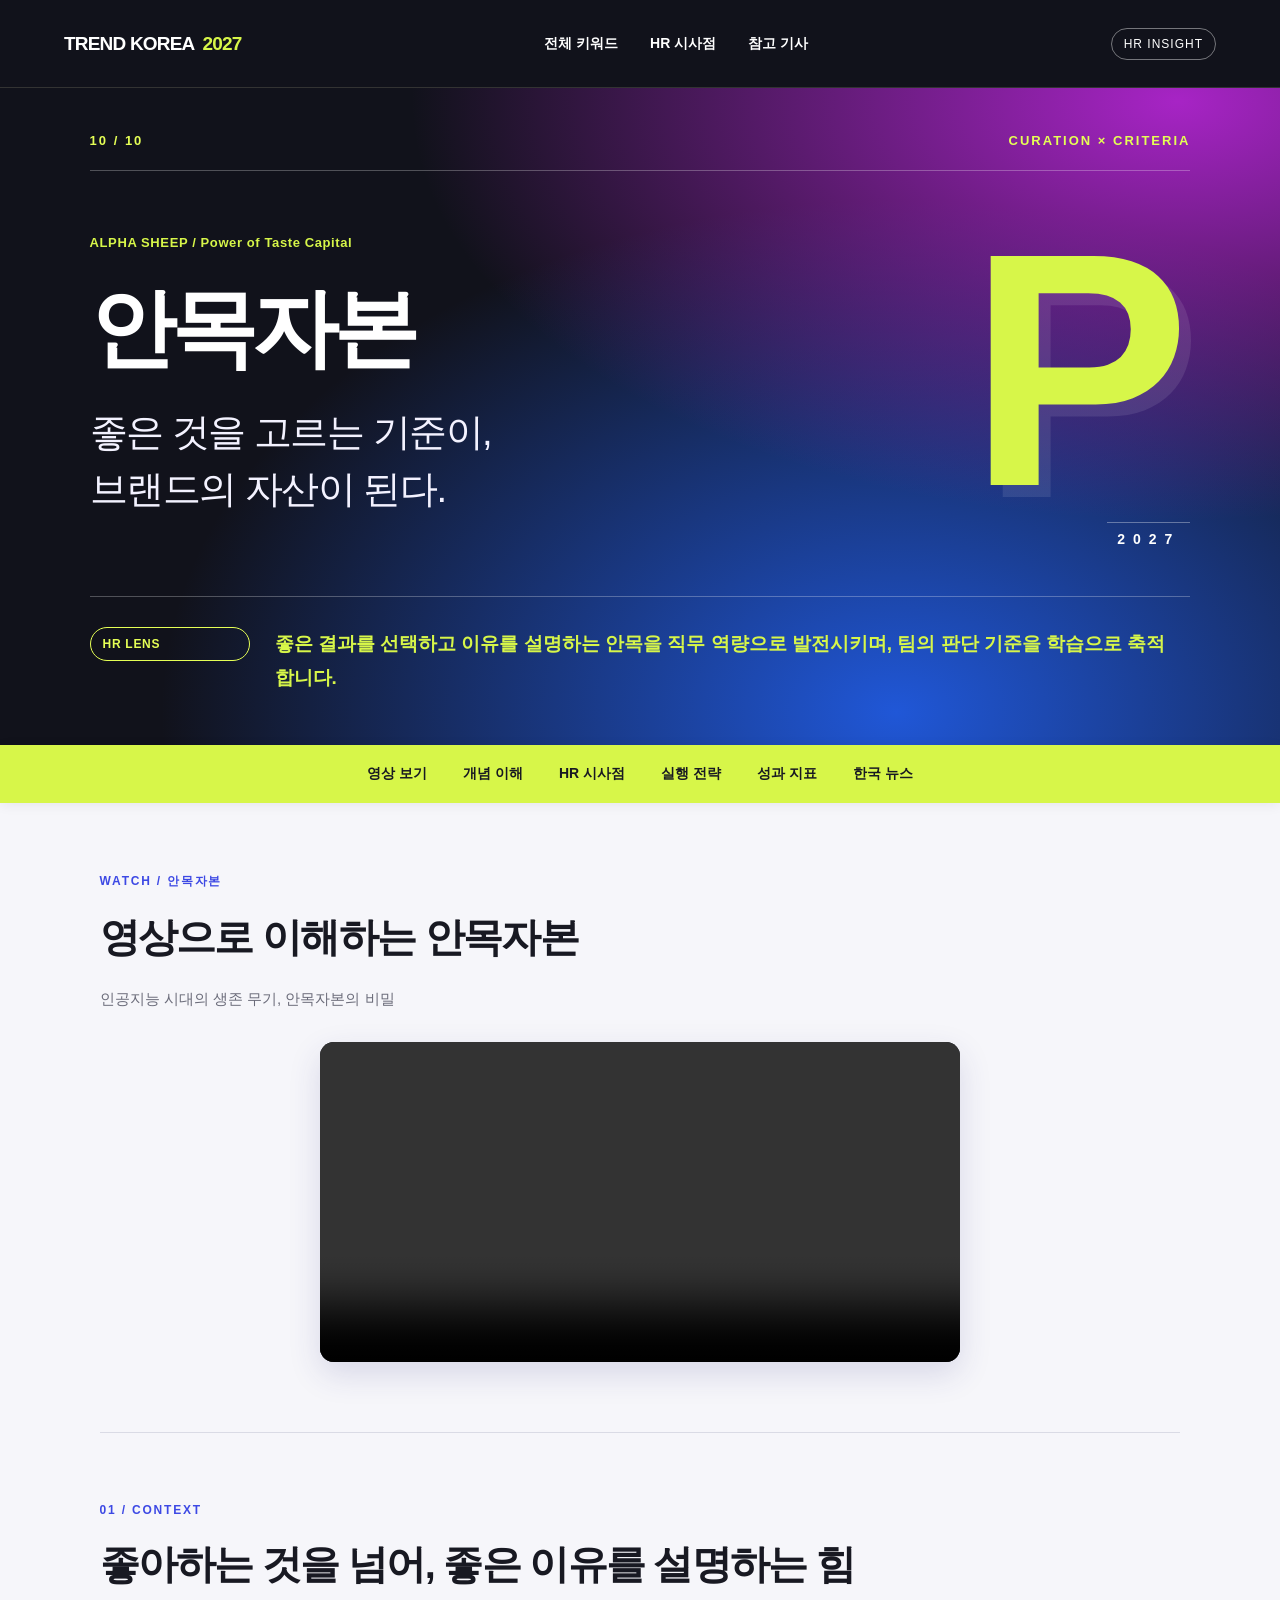
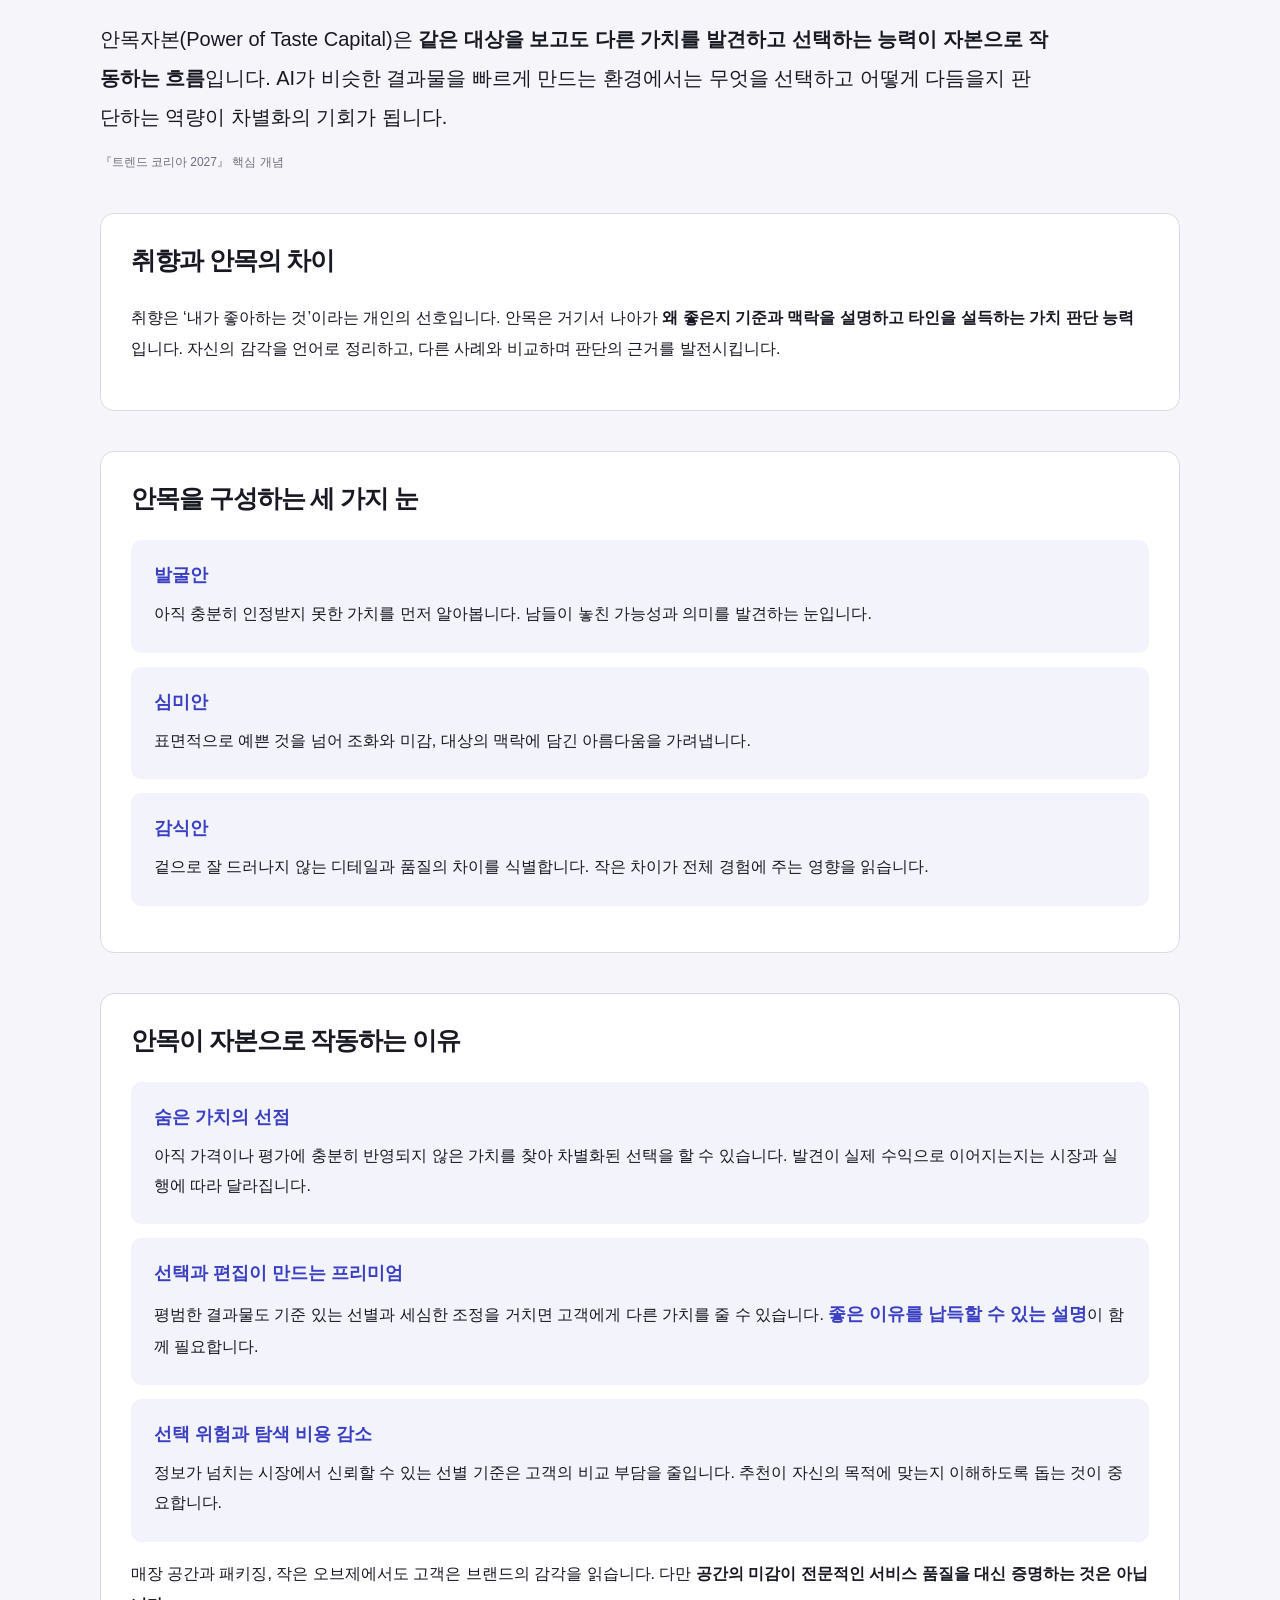
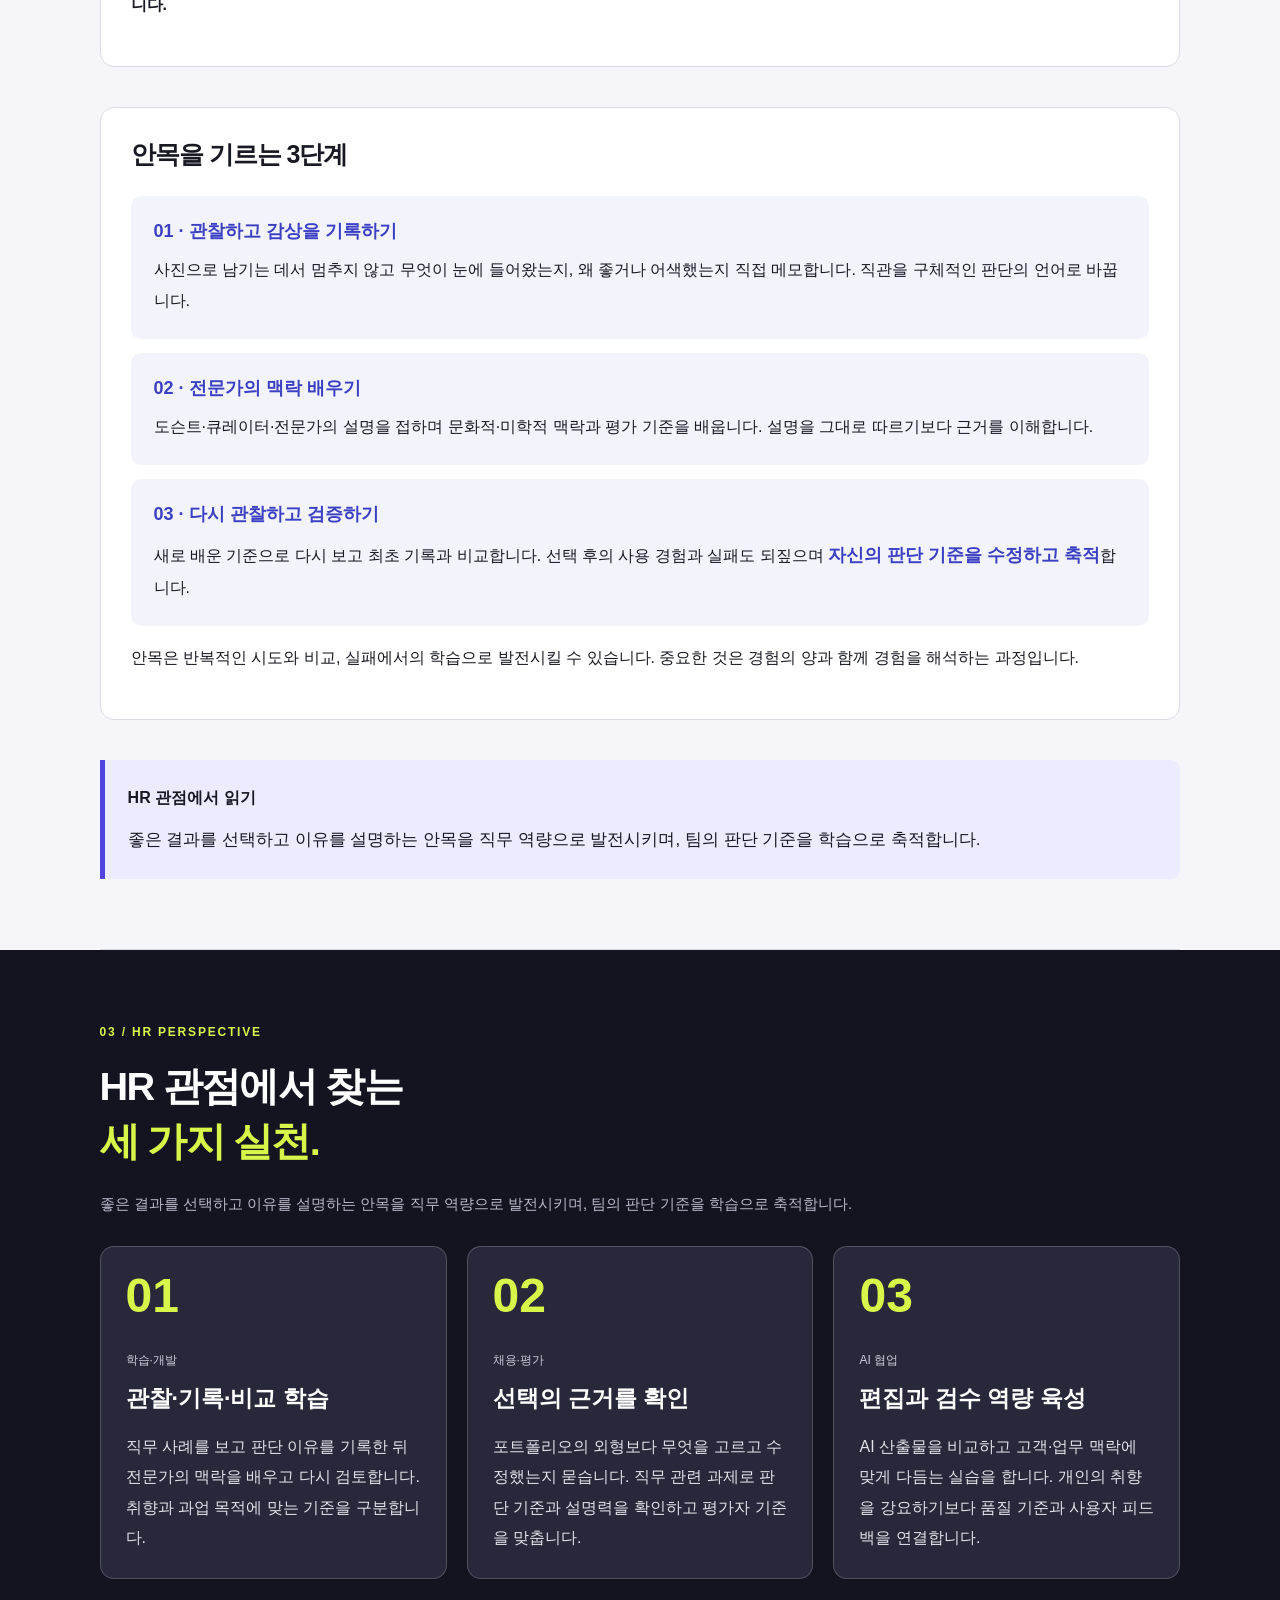
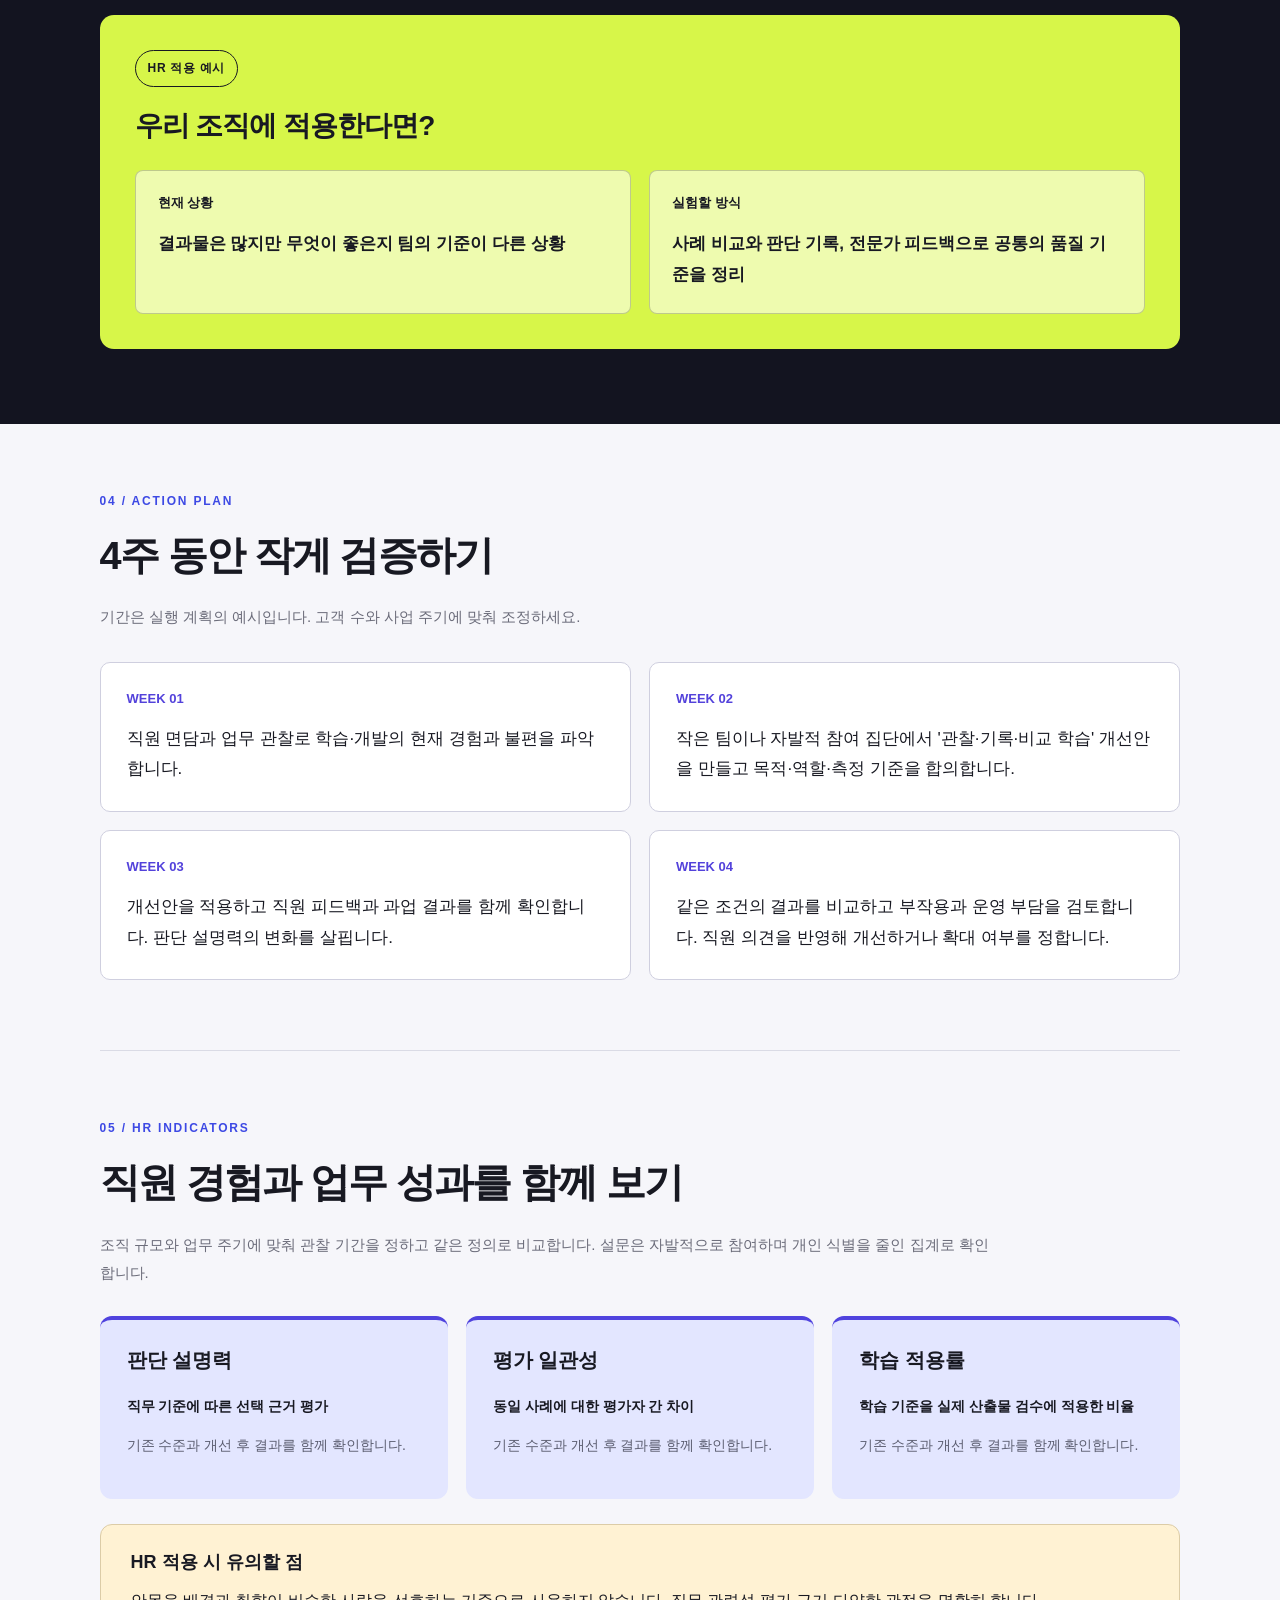
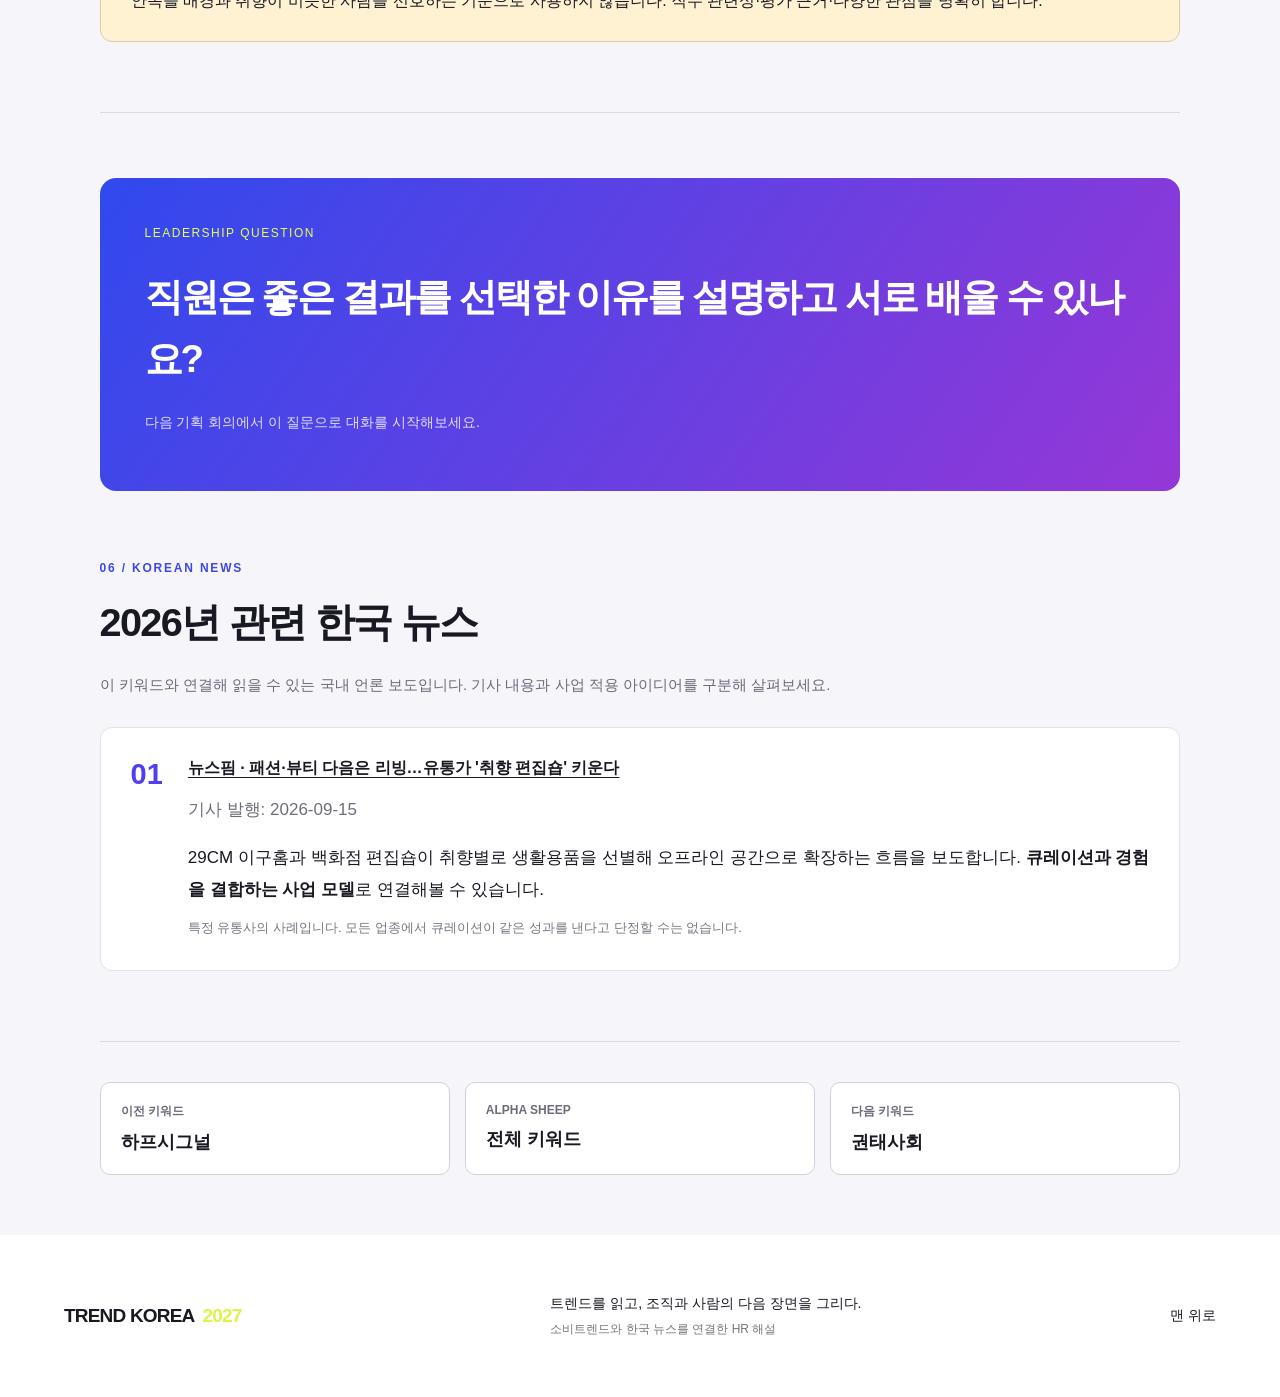
<file: keywords/taste-capital.html>
<!doctype html><html lang="ko"><head><meta charset="utf-8"><meta name="viewport" content="width=device-width, initial-scale=1"><title>안목자본의 HR 인사이트 — 트렌드 코리아 2027</title><meta name="description" content="안목자본은 취향을 내세우는 데서 끝나지 않습니다. 선택의 기준을 고객이 이해하고 자신의 결정에 활용하게 만드는 사업 역량입니다."><link rel="icon" href="../favicon.svg"><link rel="stylesheet" href="../style.css"><link rel="stylesheet" href="../detail.css"></head><body class="detail-page" style="--accent:#d7f649"><div class="reading-progress" aria-hidden="true"></div><header><a class="brand" href="../index.html">TREND KOREA<span>2027</span></a><nav aria-label="주요 메뉴"><a href="../index.html#trends">전체 키워드</a><a href="#business">HR 시사점</a><a href="#evidence">참고 기사</a></nav><span class="edition">HR INSIGHT</span></header><main><section class="detail-hero"><div class="hero-index"><span>10 / 10</span><span>CURATION × CRITERIA</span></div><div class="hero-title"><div><p class="eyebrow">ALPHA SHEEP / Power of Taste Capital</p><h1>안목자본</h1><p class="detail-headline">좋은 것을 고르는 기준이,<br>브랜드의 자산이 된다.</p></div><div class="giant-letter" aria-hidden="true">P<span>2027</span></div></div><div class="hero-thesis"><span class="pill">HR LENS</span><p><strong>좋은 결과를 선택하고 이유를 설명하는 안목을 직무 역량으로 발전시키며, 팀의 판단 기준을 학습으로 축적합니다.</strong></p></div></section><div class="chapter-nav" aria-label="페이지 목차"><a href="#video">영상 보기</a><a href="#meaning">개념 이해</a><a href="#business">HR 시사점</a><a href="#action">실행 전략</a><a href="#metrics">성과 지표</a><a href="#evidence">한국 뉴스</a></div><div class="detail-wrap"><section id="video" class="detail-section"><div class="section-label">WATCH / 안목자본</div><h2>영상으로 이해하는 안목자본</h2><p class="section-note">인공지능 시대의 생존 무기, 안목자본의 비밀</p><video class="keyword-video" controls playsinline preload="metadata" aria-label="인공지능 시대의 생존 무기, 안목자본의 비밀"><source src="../media/taste-capital-explained.mp4" type="video/mp4">이 브라우저에서는 영상을 재생할 수 없습니다. <a href="../media/taste-capital-explained.mp4">영상 열기</a></video></section><section id="meaning" class="detail-section"><div class="section-label">01 / CONTEXT</div><h2>좋아하는 것을 넘어, 좋은 이유를 설명하는 힘</h2><p class="concept">안목자본(Power of Taste Capital)은 <strong>같은 대상을 보고도 다른 가치를 발견하고 선택하는 능력이 자본으로 작동하는 흐름</strong>입니다. AI가 비슷한 결과물을 빠르게 만드는 환경에서는 무엇을 선택하고 어떻게 다듬을지 판단하는 역량이 차별화의 기회가 됩니다.</p><span class="annotation">『트렌드 코리아 2027』 핵심 개념</span><div class="ennui-concept"><h3>취향과 안목의 차이</h3><p>취향은 ‘내가 좋아하는 것’이라는 개인의 선호입니다. 안목은 거기서 나아가 <strong>왜 좋은지 기준과 맥락을 설명하고 타인을 설득하는 가치 판단 능력</strong>입니다. 자신의 감각을 언어로 정리하고, 다른 사례와 비교하며 판단의 근거를 발전시킵니다.</p></div><div class="ennui-concept"><h3>안목을 구성하는 세 가지 눈</h3><ol class="concept-steps"><li><strong>발굴안</strong><p>아직 충분히 인정받지 못한 가치를 먼저 알아봅니다. 남들이 놓친 가능성과 의미를 발견하는 눈입니다.</p></li><li><strong>심미안</strong><p>표면적으로 예쁜 것을 넘어 조화와 미감, 대상의 맥락에 담긴 아름다움을 가려냅니다.</p></li><li><strong>감식안</strong><p>겉으로 잘 드러나지 않는 디테일과 품질의 차이를 식별합니다. 작은 차이가 전체 경험에 주는 영향을 읽습니다.</p></li></ol></div><div class="ennui-concept"><h3>안목이 자본으로 작동하는 이유</h3><ol class="concept-steps"><li><strong>숨은 가치의 선점</strong><p>아직 가격이나 평가에 충분히 반영되지 않은 가치를 찾아 차별화된 선택을 할 수 있습니다. 발견이 실제 수익으로 이어지는지는 시장과 실행에 따라 달라집니다.</p></li><li><strong>선택과 편집이 만드는 프리미엄</strong><p>평범한 결과물도 기준 있는 선별과 세심한 조정을 거치면 고객에게 다른 가치를 줄 수 있습니다. <strong>좋은 이유를 납득할 수 있는 설명</strong>이 함께 필요합니다.</p></li><li><strong>선택 위험과 탐색 비용 감소</strong><p>정보가 넘치는 시장에서 신뢰할 수 있는 선별 기준은 고객의 비교 부담을 줄입니다. 추천이 자신의 목적에 맞는지 이해하도록 돕는 것이 중요합니다.</p></li></ol><p>매장 공간과 패키징, 작은 오브제에서도 고객은 브랜드의 감각을 읽습니다. 다만 <strong>공간의 미감이 전문적인 서비스 품질을 대신 증명하는 것은 아닙니다.</strong></p></div><div class="ennui-concept"><h3>안목을 기르는 3단계</h3><ol class="concept-steps"><li><strong>01 · 관찰하고 감상을 기록하기</strong><p>사진으로 남기는 데서 멈추지 않고 무엇이 눈에 들어왔는지, 왜 좋거나 어색했는지 직접 메모합니다. 직관을 구체적인 판단의 언어로 바꿉니다.</p></li><li><strong>02 · 전문가의 맥락 배우기</strong><p>도슨트·큐레이터·전문가의 설명을 접하며 문화적·미학적 맥락과 평가 기준을 배웁니다. 설명을 그대로 따르기보다 근거를 이해합니다.</p></li><li><strong>03 · 다시 관찰하고 검증하기</strong><p>새로 배운 기준으로 다시 보고 최초 기록과 비교합니다. 선택 후의 사용 경험과 실패도 되짚으며 <strong>자신의 판단 기준을 수정하고 축적</strong>합니다.</p></li></ol><p>안목은 반복적인 시도와 비교, 실패에서의 학습으로 발전시킬 수 있습니다. 중요한 것은 경험의 양과 함께 경험을 해석하는 과정입니다.</p></div><div class="concept-emphasis"><strong>HR 관점에서 읽기</strong><p>좋은 결과를 선택하고 이유를 설명하는 안목을 직무 역량으로 발전시키며, 팀의 판단 기준을 학습으로 축적합니다.</p></div></section></div><section id="business" class="business-section"><div class="detail-wrap"><div class="section-label">03 / HR PERSPECTIVE</div><h2>HR 관점에서 찾는<br><span>세 가지 실천.</span></h2><p class="section-note">좋은 결과를 선택하고 이유를 설명하는 안목을 직무 역량으로 발전시키며, 팀의 판단 기준을 학습으로 축적합니다.</p><div class="opportunity-grid"><article><span class="op-number">01</span><span class="industry">학습·개발</span><h3>관찰·기록·비교 학습</h3><p>직무 사례를 보고 판단 이유를 기록한 뒤 전문가의 맥락을 배우고 다시 검토합니다. 취향과 과업 목적에 맞는 기준을 구분합니다.</p></article><article><span class="op-number">02</span><span class="industry">채용·평가</span><h3>선택의 근거를 확인</h3><p>포트폴리오의 외형보다 무엇을 고르고 수정했는지 묻습니다. 직무 관련 과제로 판단 기준과 설명력을 확인하고 평가자 기준을 맞춥니다.</p></article><article><span class="op-number">03</span><span class="industry">AI 협업</span><h3>편집과 검수 역량 육성</h3><p>AI 산출물을 비교하고 고객·업무 맥락에 맞게 다듬는 실습을 합니다. 개인의 취향을 강요하기보다 품질 기준과 사용자 피드백을 연결합니다.</p></article></div><div class="example"><span class="pill">HR 적용 예시</span><h3>우리 조직에 적용한다면?</h3><div class="example-compare"><article><span>현재 상황</span><p>결과물은 많지만 무엇이 좋은지 팀의 기준이 다른 상황</p></article><article><span>실험할 방식</span><p>사례 비교와 판단 기록, 전문가 피드백으로 공통의 품질 기준을 정리</p></article></div></div></div></section><div class="detail-wrap"><section id="action" class="detail-section"><div class="section-label">04 / ACTION PLAN</div><h2>4주 동안 작게 검증하기</h2><p class="section-note">기간은 실행 계획의 예시입니다. 고객 수와 사업 주기에 맞춰 조정하세요.</p><ol class="action-plan"><li><span>WEEK 01</span><p>직원 면담과 업무 관찰로 학습·개발의 현재 경험과 불편을 파악합니다.</p></li><li><span>WEEK 02</span><p>작은 팀이나 자발적 참여 집단에서 '관찰·기록·비교 학습' 개선안을 만들고 목적·역할·측정 기준을 합의합니다.</p></li><li><span>WEEK 03</span><p>개선안을 적용하고 직원 피드백과 과업 결과를 함께 확인합니다. 판단 설명력의 변화를 살핍니다.</p></li><li><span>WEEK 04</span><p>같은 조건의 결과를 비교하고 부작용과 운영 부담을 검토합니다. 직원 의견을 반영해 개선하거나 확대 여부를 정합니다.</p></li></ol></section><section id="metrics" class="detail-section"><div class="section-label">05 / HR INDICATORS</div><h2>직원 경험과 업무 성과를 함께 보기</h2><p class="section-note">조직 규모와 업무 주기에 맞춰 관찰 기간을 정하고 같은 정의로 비교합니다. 설문은 자발적으로 참여하며 개인 식별을 줄인 집계로 확인합니다.</p><div class="metric-grid"><article><h3>판단 설명력</h3><div>직무 기준에 따른 선택 근거 평가</div><p>기존 수준과 개선 후 결과를 함께 확인합니다.</p></article><article><h3>평가 일관성</h3><div>동일 사례에 대한 평가자 간 차이</div><p>기존 수준과 개선 후 결과를 함께 확인합니다.</p></article><article><h3>학습 적용률</h3><div>학습 기준을 실제 산출물 검수에 적용한 비율</div><p>기존 수준과 개선 후 결과를 함께 확인합니다.</p></article></div><div class="risk"><h3>HR 적용 시 유의할 점</h3><p>안목을 배경과 취향이 비슷한 사람을 선호하는 기준으로 사용하지 않습니다. 직무 관련성·평가 근거·다양한 관점을 명확히 합니다.</p></div></section><section class="decision"><span>LEADERSHIP QUESTION</span><h2>직원은 좋은 결과를 선택한 이유를 설명하고 서로 배울 수 있나요?</h2><p>다음 기획 회의에서 이 질문으로 대화를 시작해보세요.</p></section><section id="evidence" class="detail-section"><div class="section-label">06 / KOREAN NEWS</div><h2>2026년 관련 한국 뉴스</h2><p class="section-note">이 키워드와 연결해 읽을 수 있는 국내 언론 보도입니다. 기사 내용과 사업 적용 아이디어를 구분해 살펴보세요.</p><div class="evidence-list"><article><span class="evidence-num">01</span><div><a href="https://m.newspim.com/news/view/20260915000580" target="_blank" rel="noopener noreferrer">뉴스핌 · 패션·뷰티 다음은 리빙…유통가 '취향 편집숍' 키운다</a><p class="annotation">기사 발행: 2026-09-15</p><p>29CM 이구홈과 백화점 편집숍이 취향별로 생활용품을 선별해 오프라인 공간으로 확장하는 흐름을 보도합니다. <strong>큐레이션과 경험을 결합하는 사업 모델</strong>로 연결해볼 수 있습니다.</p><small>특정 유통사의 사례입니다. 모든 업종에서 큐레이션이 같은 성과를 낸다고 단정할 수는 없습니다.</small></div></article></div></section><nav class="next-previous" aria-label="다른 키워드 탐색"><a href="half-signal.html"><span>이전 키워드</span><strong>하프시그널</strong></a><a href="../index.html#trends"><span>ALPHA SHEEP</span><strong>전체 키워드</strong></a><a href="ennui.html"><span>다음 키워드</span><strong>권태사회</strong></a></nav></div></main><footer><a class="brand" href="../index.html">TREND KOREA<span>2027</span></a><p>트렌드를 읽고, 조직과 사람의 다음 장면을 그리다.<br><span>소비트렌드와 한국 뉴스를 연결한 HR 해설</span></p><a href="#">맨 위로</a></footer><script>const bar=document.querySelector('.reading-progress');const update=()=>{const h=document.documentElement;bar.style.width=(h.scrollHeight===h.clientHeight?0:h.scrollTop/(h.scrollHeight-h.clientHeight)*100)+'%';};addEventListener('scroll',update,{passive:true});update();</script></body></html>
</file>
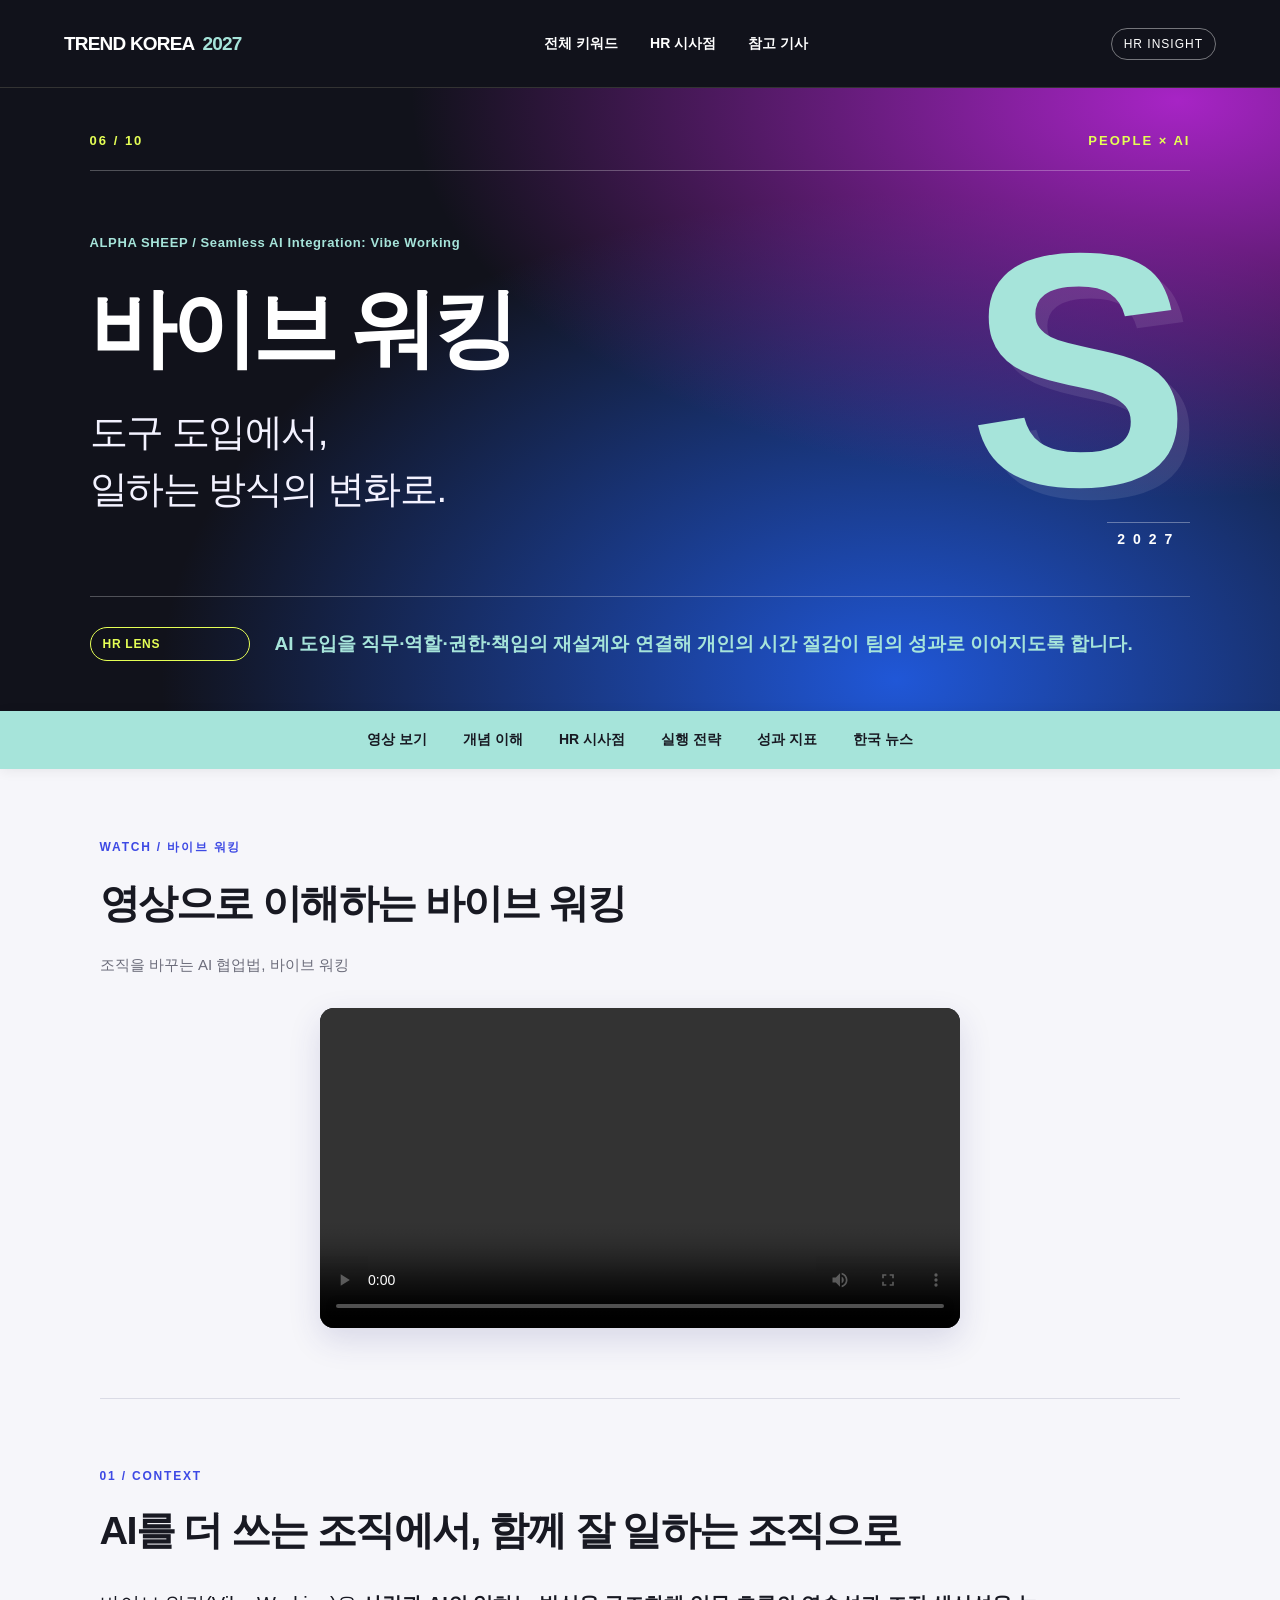
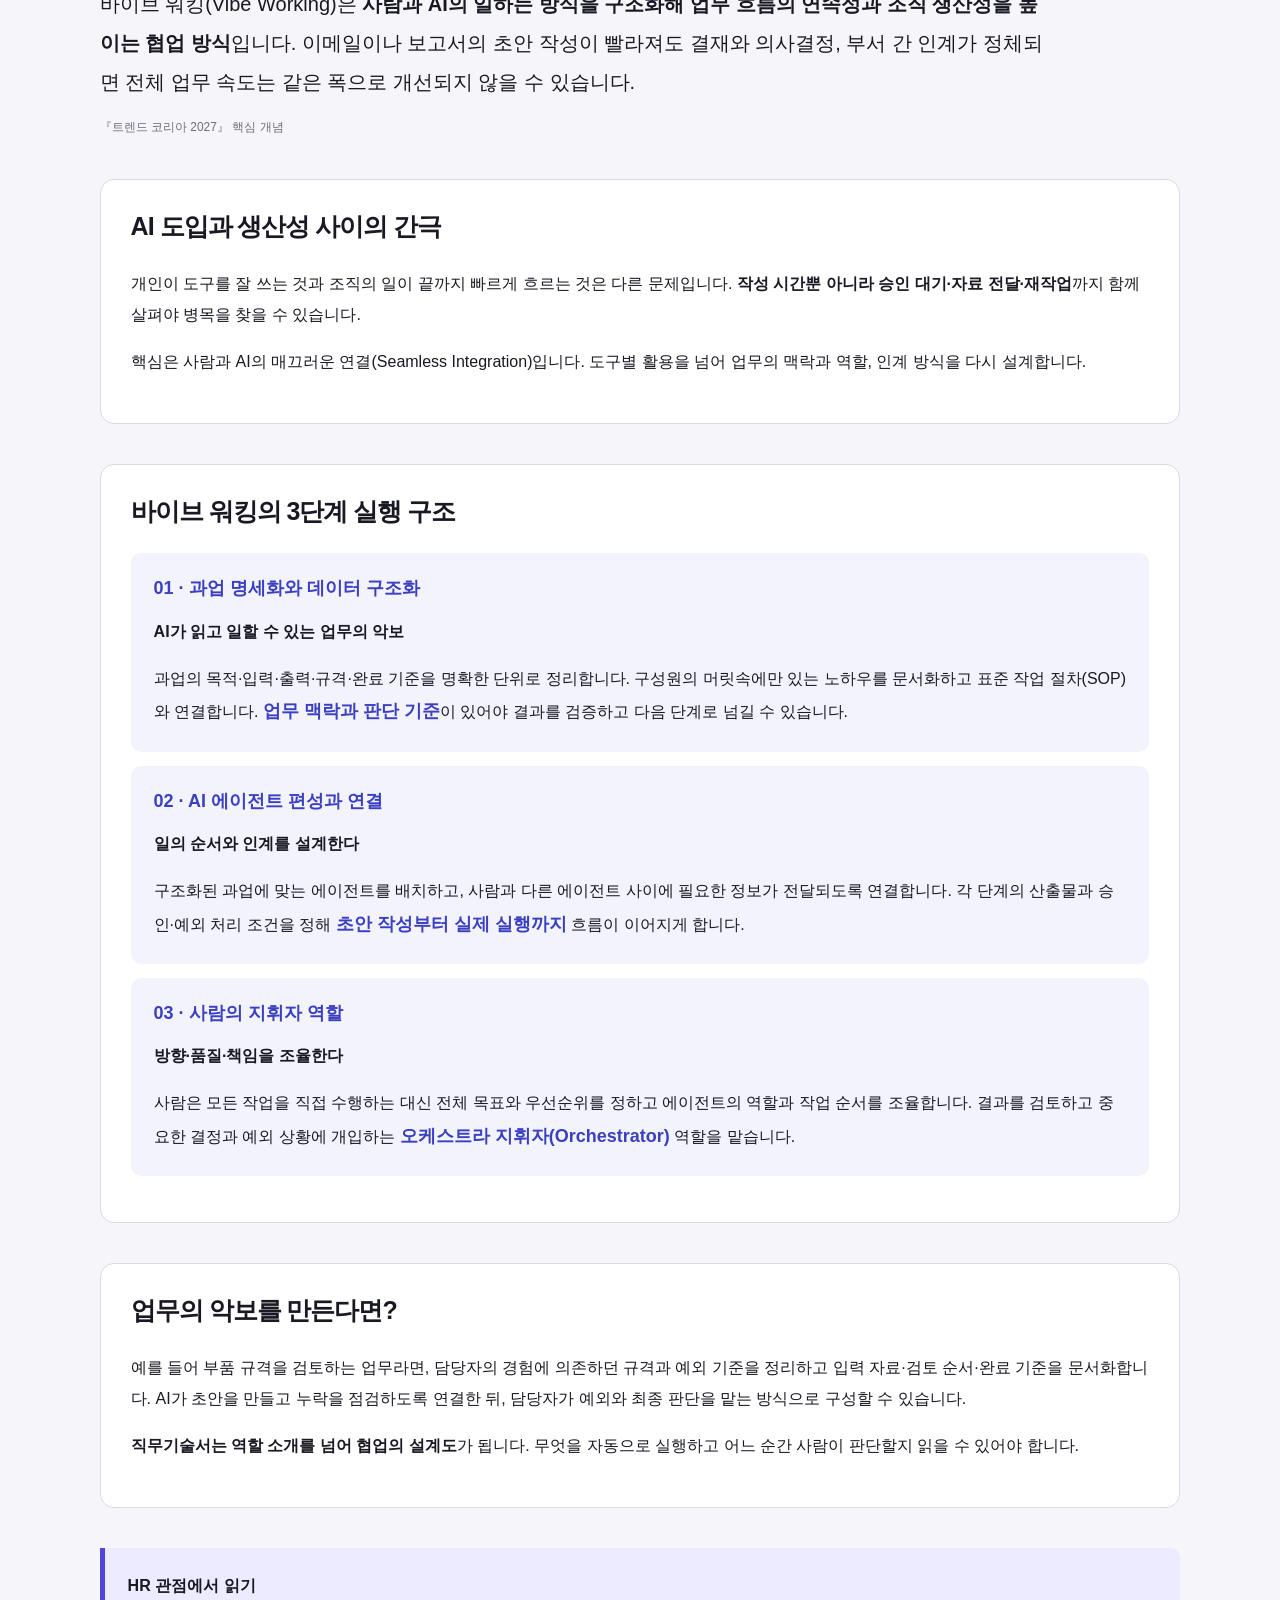
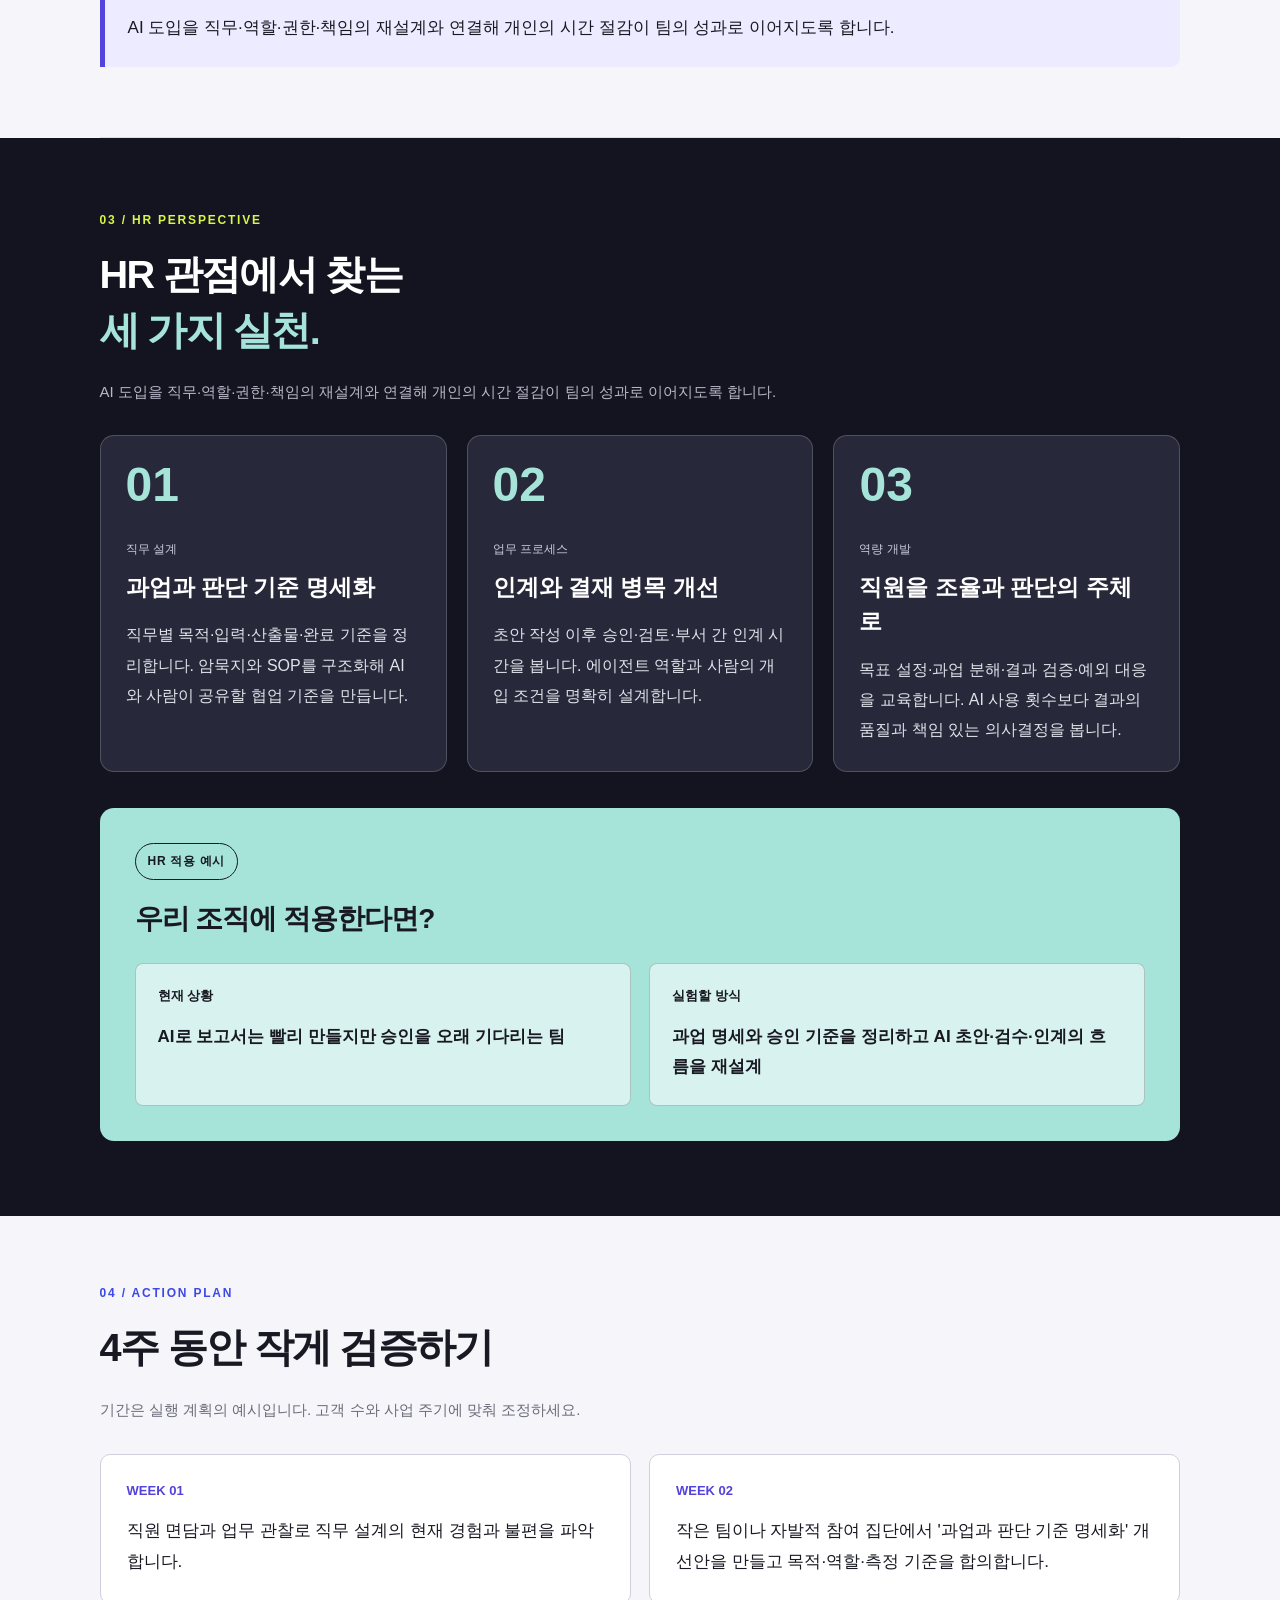
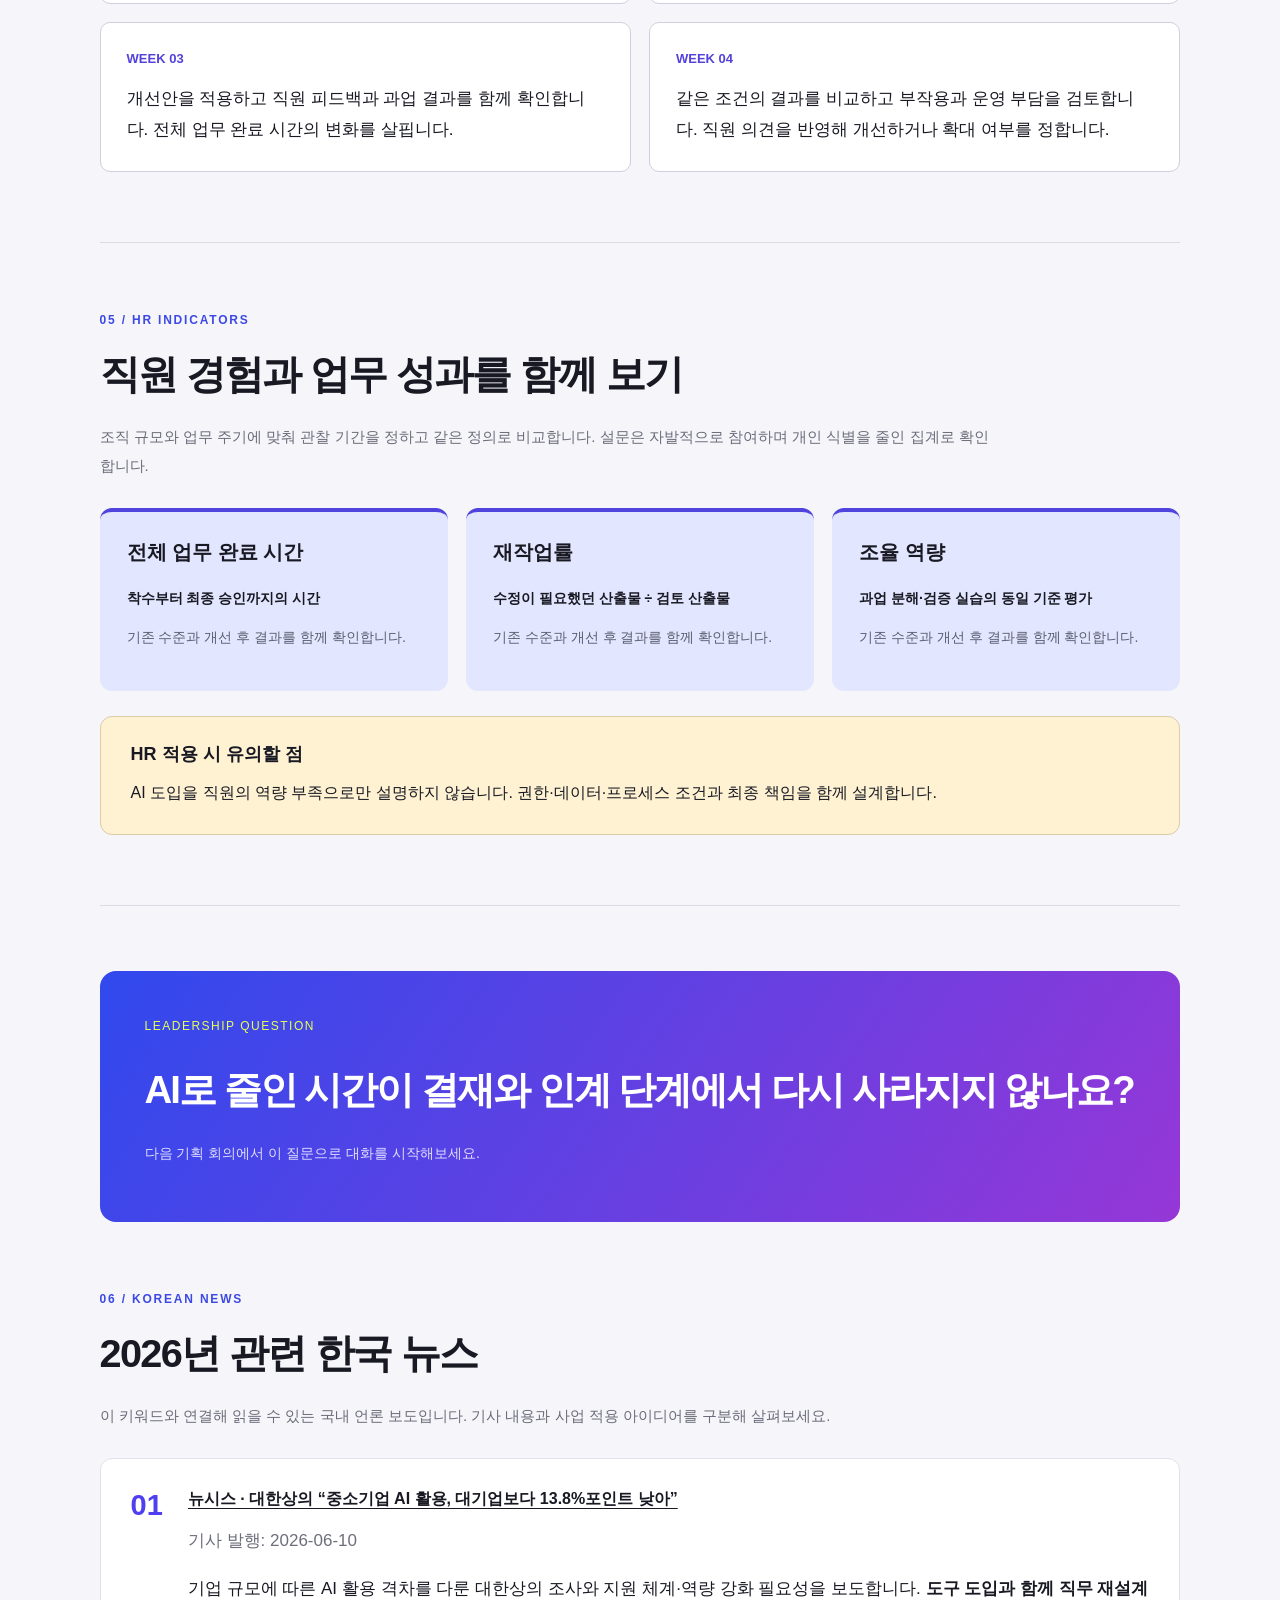
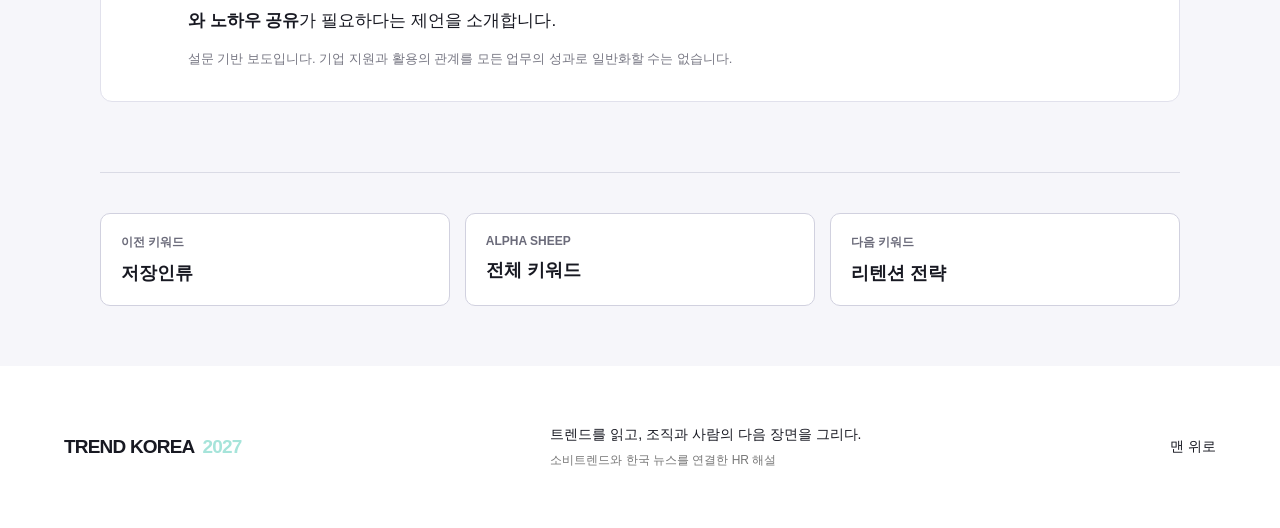
<file: keywords/vibe-working.html>
<!doctype html><html lang="ko"><head><meta charset="utf-8"><meta name="viewport" content="width=device-width, initial-scale=1"><title>바이브 워킹의 HR 인사이트 — 트렌드 코리아 2027</title><meta name="description" content="바이브 워킹의 사업적 초점은 AI 사용량이 아니라, 사람과 AI의 역할을 연결해 검수까지 포함한 성과를 만드는 것입니다."><link rel="icon" href="../favicon.svg"><link rel="stylesheet" href="../style.css"><link rel="stylesheet" href="../detail.css"></head><body class="detail-page" style="--accent:#a6e4da"><div class="reading-progress" aria-hidden="true"></div><header><a class="brand" href="../index.html">TREND KOREA<span>2027</span></a><nav aria-label="주요 메뉴"><a href="../index.html#trends">전체 키워드</a><a href="#business">HR 시사점</a><a href="#evidence">참고 기사</a></nav><span class="edition">HR INSIGHT</span></header><main><section class="detail-hero"><div class="hero-index"><span>06 / 10</span><span>PEOPLE × AI</span></div><div class="hero-title"><div><p class="eyebrow">ALPHA SHEEP / Seamless AI Integration: Vibe Working</p><h1>바이브 워킹</h1><p class="detail-headline">도구 도입에서,<br>일하는 방식의 변화로.</p></div><div class="giant-letter" aria-hidden="true">S<span>2027</span></div></div><div class="hero-thesis"><span class="pill">HR LENS</span><p><strong>AI 도입을 직무·역할·권한·책임의 재설계와 연결해 개인의 시간 절감이 팀의 성과로 이어지도록 합니다.</strong></p></div></section><div class="chapter-nav" aria-label="페이지 목차"><a href="#video">영상 보기</a><a href="#meaning">개념 이해</a><a href="#business">HR 시사점</a><a href="#action">실행 전략</a><a href="#metrics">성과 지표</a><a href="#evidence">한국 뉴스</a></div><div class="detail-wrap"><section id="video" class="detail-section"><div class="section-label">WATCH / 바이브 워킹</div><h2>영상으로 이해하는 바이브 워킹</h2><p class="section-note">조직을 바꾸는 AI 협업법, 바이브 워킹</p><video class="keyword-video" controls playsinline preload="metadata" aria-label="조직을 바꾸는 AI 협업법, 바이브 워킹"><source src="../media/vibe-working-explained.mp4" type="video/mp4">이 브라우저에서는 영상을 재생할 수 없습니다. <a href="../media/vibe-working-explained.mp4">영상 열기</a></video></section><section id="meaning" class="detail-section"><div class="section-label">01 / CONTEXT</div><h2>AI를 더 쓰는 조직에서, 함께 잘 일하는 조직으로</h2><p class="concept">바이브 워킹(Vibe Working)은 <strong>사람과 AI의 일하는 방식을 구조화해 업무 흐름의 연속성과 조직 생산성을 높이는 협업 방식</strong>입니다. 이메일이나 보고서의 초안 작성이 빨라져도 결재와 의사결정, 부서 간 인계가 정체되면 전체 업무 속도는 같은 폭으로 개선되지 않을 수 있습니다.</p><span class="annotation">『트렌드 코리아 2027』 핵심 개념</span><div class="ennui-concept"><h3>AI 도입과 생산성 사이의 간극</h3><p>개인이 도구를 잘 쓰는 것과 조직의 일이 끝까지 빠르게 흐르는 것은 다른 문제입니다. <strong>작성 시간뿐 아니라 승인 대기·자료 전달·재작업</strong>까지 함께 살펴야 병목을 찾을 수 있습니다.</p><p>핵심은 사람과 AI의 매끄러운 연결(Seamless Integration)입니다. 도구별 활용을 넘어 업무의 맥락과 역할, 인계 방식을 다시 설계합니다.</p></div><div class="ennui-concept"><h3>바이브 워킹의 3단계 실행 구조</h3><ol class="concept-steps"><li><strong>01 · 과업 명세화와 데이터 구조화</strong><h4>AI가 읽고 일할 수 있는 업무의 악보</h4><p>과업의 목적·입력·출력·규격·완료 기준을 명확한 단위로 정리합니다. 구성원의 머릿속에만 있는 노하우를 문서화하고 표준 작업 절차(SOP)와 연결합니다. <strong>업무 맥락과 판단 기준</strong>이 있어야 결과를 검증하고 다음 단계로 넘길 수 있습니다.</p></li><li><strong>02 · AI 에이전트 편성과 연결</strong><h4>일의 순서와 인계를 설계한다</h4><p>구조화된 과업에 맞는 에이전트를 배치하고, 사람과 다른 에이전트 사이에 필요한 정보가 전달되도록 연결합니다. 각 단계의 산출물과 승인·예외 처리 조건을 정해 <strong>초안 작성부터 실제 실행까지</strong> 흐름이 이어지게 합니다.</p></li><li><strong>03 · 사람의 지휘자 역할</strong><h4>방향·품질·책임을 조율한다</h4><p>사람은 모든 작업을 직접 수행하는 대신 전체 목표와 우선순위를 정하고 에이전트의 역할과 작업 순서를 조율합니다. 결과를 검토하고 중요한 결정과 예외 상황에 개입하는 <strong>오케스트라 지휘자(Orchestrator)</strong> 역할을 맡습니다.</p></li></ol></div><div class="ennui-concept"><h3>업무의 악보를 만든다면?</h3><p>예를 들어 부품 규격을 검토하는 업무라면, 담당자의 경험에 의존하던 규격과 예외 기준을 정리하고 입력 자료·검토 순서·완료 기준을 문서화합니다. AI가 초안을 만들고 누락을 점검하도록 연결한 뒤, 담당자가 예외와 최종 판단을 맡는 방식으로 구성할 수 있습니다.</p><p><strong>직무기술서는 역할 소개를 넘어 협업의 설계도</strong>가 됩니다. 무엇을 자동으로 실행하고 어느 순간 사람이 판단할지 읽을 수 있어야 합니다.</p></div><div class="concept-emphasis"><strong>HR 관점에서 읽기</strong><p>AI 도입을 직무·역할·권한·책임의 재설계와 연결해 개인의 시간 절감이 팀의 성과로 이어지도록 합니다.</p></div></section></div><section id="business" class="business-section"><div class="detail-wrap"><div class="section-label">03 / HR PERSPECTIVE</div><h2>HR 관점에서 찾는<br><span>세 가지 실천.</span></h2><p class="section-note">AI 도입을 직무·역할·권한·책임의 재설계와 연결해 개인의 시간 절감이 팀의 성과로 이어지도록 합니다.</p><div class="opportunity-grid"><article><span class="op-number">01</span><span class="industry">직무 설계</span><h3>과업과 판단 기준 명세화</h3><p>직무별 목적·입력·산출물·완료 기준을 정리합니다. 암묵지와 SOP를 구조화해 AI와 사람이 공유할 협업 기준을 만듭니다.</p></article><article><span class="op-number">02</span><span class="industry">업무 프로세스</span><h3>인계와 결재 병목 개선</h3><p>초안 작성 이후 승인·검토·부서 간 인계 시간을 봅니다. 에이전트 역할과 사람의 개입 조건을 명확히 설계합니다.</p></article><article><span class="op-number">03</span><span class="industry">역량 개발</span><h3>직원을 조율과 판단의 주체로</h3><p>목표 설정·과업 분해·결과 검증·예외 대응을 교육합니다. AI 사용 횟수보다 결과의 품질과 책임 있는 의사결정을 봅니다.</p></article></div><div class="example"><span class="pill">HR 적용 예시</span><h3>우리 조직에 적용한다면?</h3><div class="example-compare"><article><span>현재 상황</span><p>AI로 보고서는 빨리 만들지만 승인을 오래 기다리는 팀</p></article><article><span>실험할 방식</span><p>과업 명세와 승인 기준을 정리하고 AI 초안·검수·인계의 흐름을 재설계</p></article></div></div></div></section><div class="detail-wrap"><section id="action" class="detail-section"><div class="section-label">04 / ACTION PLAN</div><h2>4주 동안 작게 검증하기</h2><p class="section-note">기간은 실행 계획의 예시입니다. 고객 수와 사업 주기에 맞춰 조정하세요.</p><ol class="action-plan"><li><span>WEEK 01</span><p>직원 면담과 업무 관찰로 직무 설계의 현재 경험과 불편을 파악합니다.</p></li><li><span>WEEK 02</span><p>작은 팀이나 자발적 참여 집단에서 '과업과 판단 기준 명세화' 개선안을 만들고 목적·역할·측정 기준을 합의합니다.</p></li><li><span>WEEK 03</span><p>개선안을 적용하고 직원 피드백과 과업 결과를 함께 확인합니다. 전체 업무 완료 시간의 변화를 살핍니다.</p></li><li><span>WEEK 04</span><p>같은 조건의 결과를 비교하고 부작용과 운영 부담을 검토합니다. 직원 의견을 반영해 개선하거나 확대 여부를 정합니다.</p></li></ol></section><section id="metrics" class="detail-section"><div class="section-label">05 / HR INDICATORS</div><h2>직원 경험과 업무 성과를 함께 보기</h2><p class="section-note">조직 규모와 업무 주기에 맞춰 관찰 기간을 정하고 같은 정의로 비교합니다. 설문은 자발적으로 참여하며 개인 식별을 줄인 집계로 확인합니다.</p><div class="metric-grid"><article><h3>전체 업무 완료 시간</h3><div>착수부터 최종 승인까지의 시간</div><p>기존 수준과 개선 후 결과를 함께 확인합니다.</p></article><article><h3>재작업률</h3><div>수정이 필요했던 산출물 ÷ 검토 산출물</div><p>기존 수준과 개선 후 결과를 함께 확인합니다.</p></article><article><h3>조율 역량</h3><div>과업 분해·검증 실습의 동일 기준 평가</div><p>기존 수준과 개선 후 결과를 함께 확인합니다.</p></article></div><div class="risk"><h3>HR 적용 시 유의할 점</h3><p>AI 도입을 직원의 역량 부족으로만 설명하지 않습니다. 권한·데이터·프로세스 조건과 최종 책임을 함께 설계합니다.</p></div></section><section class="decision"><span>LEADERSHIP QUESTION</span><h2>AI로 줄인 시간이 결재와 인계 단계에서 다시 사라지지 않나요?</h2><p>다음 기획 회의에서 이 질문으로 대화를 시작해보세요.</p></section><section id="evidence" class="detail-section"><div class="section-label">06 / KOREAN NEWS</div><h2>2026년 관련 한국 뉴스</h2><p class="section-note">이 키워드와 연결해 읽을 수 있는 국내 언론 보도입니다. 기사 내용과 사업 적용 아이디어를 구분해 살펴보세요.</p><div class="evidence-list"><article><span class="evidence-num">01</span><div><a href="https://www.newsis.com/view/NISX20260610_0003663696" target="_blank" rel="noopener noreferrer">뉴시스 · 대한상의 “중소기업 AI 활용, 대기업보다 13.8%포인트 낮아”</a><p class="annotation">기사 발행: 2026-06-10</p><p>기업 규모에 따른 AI 활용 격차를 다룬 대한상의 조사와 지원 체계·역량 강화 필요성을 보도합니다. <strong>도구 도입과 함께 직무 재설계와 노하우 공유</strong>가 필요하다는 제언을 소개합니다.</p><small>설문 기반 보도입니다. 기업 지원과 활용의 관계를 모든 업무의 성과로 일반화할 수는 없습니다.</small></div></article></div></section><nav class="next-previous" aria-label="다른 키워드 탐색"><a href="archive.html"><span>이전 키워드</span><strong>저장인류</strong></a><a href="../index.html#trends"><span>ALPHA SHEEP</span><strong>전체 키워드</strong></a><a href="retention.html"><span>다음 키워드</span><strong>리텐션 전략</strong></a></nav></div></main><footer><a class="brand" href="../index.html">TREND KOREA<span>2027</span></a><p>트렌드를 읽고, 조직과 사람의 다음 장면을 그리다.<br><span>소비트렌드와 한국 뉴스를 연결한 HR 해설</span></p><a href="#">맨 위로</a></footer><script>const bar=document.querySelector('.reading-progress');const update=()=>{const h=document.documentElement;bar.style.width=(h.scrollHeight===h.clientHeight?0:h.scrollTop/(h.scrollHeight-h.clientHeight)*100)+'%';};addEventListener('scroll',update,{passive:true});update();</script></body></html>
</file>
<file: style.css>
@charset "UTF-8";
:root{--ink:#181922;--blue:#3049ed;--orange:#ff6b35;--lime:#d7f649}*{box-sizing:border-box}html{scroll-behavior:smooth;scroll-padding-top:95px}body{margin:0;background:#fff;color:var(--ink);font-family:Arial,"Malgun Gothic",sans-serif}a{color:inherit;text-decoration:none}header{height:88px;display:flex;align-items:center;justify-content:space-between;padding:0 5%;border-bottom:1px solid #ddd;background:#fff}.brand{font-size:19px;font-weight:900;letter-spacing:-.8px}.brand span{margin-left:8px;color:var(--blue)}nav{display:flex;gap:32px;font-size:14px;font-weight:700}.edition{font-size:12px;letter-spacing:1px;border:1px solid #222;padding:8px 12px;border-radius:30px}.hero{display:grid;grid-template-columns:1.12fr 1fr;min-height:690px}.hero-copy{padding:60px 9% 30px;background:#f7f7f2}.eyebrow{font-size:13px;font-weight:800;letter-spacing:1.3px;margin:0 0 28px}.hero .eyebrow{display:flex;align-items:center;gap:10px}.eyebrow span{width:9px;height:9px;background:var(--orange);border-radius:50%}h1{font-size:clamp(45px,4.5vw,78px);line-height:1.18;letter-spacing:-4px;margin:0;font-weight:900}.year{display:block;font-size:clamp(105px,12vw,185px);line-height:1.06;color:var(--blue);letter-spacing:-10px;position:relative}.asterisk{display:inline-block;font-size:.6em;color:var(--orange);vertical-align:top;margin:12px 0 0 18px;letter-spacing:0}.lead{font-size:18px;line-height:1.8;margin:24px 0 28px;color:#50515a}.button{display:inline-flex;align-items:center;justify-content:center;background:var(--ink);color:#fff;border-radius:7px;padding:17px 25px;font-size:15px;font-weight:700;transition:transform .2s}.button:hover{transform:translateY(-3px)}.hero-bottom{display:flex;justify-content:space-between;align-items:center;gap:10px;margin-top:55px;padding-top:20px;border-top:1px solid #ccc;font-size:12px}.hero-bottom strong{font-size:16px}.hero-visual{background:var(--orange);position:relative;display:flex;align-items:center;justify-content:center;overflow:hidden;padding:66px 60px 78px}.visual-label{position:absolute;top:32px;left:36px;font-size:12px;font-weight:800;letter-spacing:2px}.hero-visual img{width:255px;max-width:70%;height:450px;object-fit:cover;box-shadow:18px 25px 0 #20212b;transform:rotate(-7deg)}.round-label{position:absolute;right:28px;bottom:113px;width:125px;height:125px;background:var(--lime);border:1px solid var(--ink);border-radius:50%;display:flex;justify-content:center;align-items:center;font-size:17px;font-weight:800;line-height:1.5;transform:rotate(12deg)}.visual-bottom{position:absolute;bottom:30px;left:30px;right:30px;text-align:center;font-size:14px;font-weight:700}.ticker{display:flex;justify-content:space-around;gap:25px;padding:22px;background:var(--blue);color:white;font-size:18px;font-weight:800;letter-spacing:1px;overflow:hidden;white-space:nowrap}.section{padding:95px 7%;max-width:1600px;margin:auto}.intro{display:grid;grid-template-columns:1fr 1fr;gap:70px;border-bottom:1px solid #ddd}h2{font-size:clamp(30px,3.1vw,48px);line-height:1.4;letter-spacing:-2px;margin:0;font-weight:900}.intro-text p{margin:0 0 20px;font-size:17px;line-height:1.9}.source{display:block;font-size:12px;color:#74747c;line-height:1.9;margin-top:30px}.section-heading{display:flex;justify-content:space-between;align-items:end;margin-bottom:45px}.section-heading h2 span{color:var(--blue)}.section-heading>p{font-size:15px;line-height:1.8;color:#62626c}.cards{display:grid;grid-template-columns:repeat(3,1fr);gap:18px}.card{padding:28px;border:1px solid #1d1d26;border-radius:14px;background:var(--card);display:flex;flex-direction:column;min-height:350px}.card-top{display:flex;justify-content:space-between;align-items:start;margin-bottom:23px}.letter{font-size:63px;font-weight:900;line-height:1}.number{font-size:12px;padding:6px 9px;border:1px solid currentColor;border-radius:20px}.english{font-size:12px;line-height:1.5;min-height:36px;font-weight:700;margin-bottom:8px}.card h3{font-size:25px;letter-spacing:-1px;margin:0 0 14px}.summary{font-size:16px;line-height:1.75;margin:0 0 20px}.card details{margin-top:auto;border-top:1px solid #0003;padding-top:15px}.card summary{font-size:14px;font-weight:700;cursor:pointer;display:flex;justify-content:space-between;list-style:none}.card summary::-webkit-details-marker{display:none}.card summary::after{content:'+';font-size:20px;line-height:1}.card details[open] summary::after{content:'−'}.detail{font-size:15px;line-height:1.8;padding-top:10px}.detail p{margin:8px 0}.question{font-weight:700}.card:last-child{grid-column:span 3;display:grid;grid-template-columns:100px 1fr 1fr;column-gap:25px;min-height:215px}.card:last-child .card-top{grid-row:span 3;display:block}.card:last-child .number{display:inline-block;margin-top:20px}.card:last-child .english{min-height:0}.card:last-child details{grid-column:3;grid-row:1 / span 3;align-self:center;margin:0}.card:last-child .summary{margin:0}.perspective{background:var(--lime);max-width:none;text-align:center}.perspective h2{font-size:clamp(36px,4vw,60px)}.questions{display:grid;grid-template-columns:repeat(3,1fr);text-align:left;gap:35px;margin:50px auto 40px;max-width:1140px}.questions article{border-top:1px solid #222;padding-top:20px}.questions article>span{font-size:13px;font-weight:800}.questions h3{font-size:21px;margin:22px 0 12px}.questions p{font-size:16px;line-height:1.8;margin:0}footer{padding:42px 5%;display:flex;justify-content:space-between;align-items:center;gap:25px}footer p{font-size:14px;line-height:1.8}footer p span{color:#777;font-size:12px}footer>a:last-child{font-size:14px}a:focus-visible,summary:focus-visible{outline:3px solid #ab2ddb;outline-offset:5px}section[id]{scroll-margin-top:25px}@media(min-width:1600px){.hero{max-width:1600px;margin:auto}}@media(max-width:1050px){.hero-copy{padding-left:8%;padding-right:8%}.hero-bottom{flex-wrap:wrap}.cards{grid-template-columns:repeat(2,1fr)}.card:last-child{grid-column:span 2;display:flex;min-height:350px}.card:last-child .card-top{display:flex}.card:last-child .number{margin-top:0}.card:last-child details{align-self:stretch;margin-top:auto}.intro{gap:35px}.hero-visual{padding-left:20px;padding-right:20px}.round-label{right:15px;width:110px;height:110px}}@media(max-width:650px){header{height:74px;padding:0 6%}.brand{font-size:15px}nav{gap:15px;font-size:12px}.edition{display:none}nav a:last-child{display:none}.hero{grid-template-columns:1fr}.hero-copy{padding:40px 7% 28px}h1{font-size:47px;letter-spacing:-2.5px}.year{font-size:125px;letter-spacing:-8px}.lead{font-size:16px}.hero-bottom{margin-top:32px}.hero-visual{min-height:480px;padding:58px 20px 65px}.hero-visual img{height:330px;width:190px}.round-label{bottom:75px;right:12%;font-size:15px}.visual-bottom{font-size:12px}.ticker{font-size:14px;justify-content:flex-start;padding:18px}.section{padding:58px 7%}.intro{grid-template-columns:1fr;gap:27px}.eyebrow{font-size:12px;margin-bottom:20px}h2{font-size:30px;letter-spacing:-1.5px}.intro-text p{font-size:16px}.section-heading{display:block;margin-bottom:28px}.section-heading>p{margin-top:20px}.cards{grid-template-columns:1fr;gap:16px}.card{min-height:320px;padding:25px}.card:last-child{grid-column:auto;min-height:320px}.questions{grid-template-columns:1fr;gap:32px;margin:35px 0}.perspective h2{font-size:35px}footer{flex-wrap:wrap;padding:30px 7%}footer p{width:100%;order:3;margin:0}html{scroll-padding-top:20px}}@media(prefers-reduced-motion:reduce){html{scroll-behavior:auto}.button{transition:none}}
</file>
<file: detail.css>
@charset "UTF-8";
.card-link{transition:transform .2s,box-shadow .2s}.card-link:hover{transform:translateY(-5px);box-shadow:6px 7px 0 #181922}.card-cta{margin-top:auto;border-top:1px solid #0003;padding-top:15px;display:flex;justify-content:space-between;font-size:14px;font-weight:700}.card:last-child .card-cta{grid-column:3;grid-row:1 / span 3;align-self:center}.detail-page{background:#f6f6fa}.detail-page header{background:#11121b;color:white;border-color:#333}.detail-page .brand span{color:var(--accent)}.detail-page .edition{border-color:#ffffff6b}.reading-progress{height:4px;position:fixed;top:0;left:0;background:#e5ff55;width:0;z-index:50}.detail-hero{padding:45px 7% 50px;background:radial-gradient(ellipse at 92% 2%,#a724c5 0%,transparent 46%),radial-gradient(ellipse at 70% 95%,#2057d7 0%,transparent 58%),#11121b;color:white;position:relative;overflow:hidden}.hero-index{display:flex;justify-content:space-between;color:#e5ff55;font-size:13px;font-weight:700;letter-spacing:2px;border-bottom:1px solid #fff4;padding-bottom:22px}.hero-title{display:flex;justify-content:space-between;align-items:center;padding-top:50px;gap:30px;max-width:1400px;margin:auto}.hero-title .eyebrow{color:var(--accent);font-size:13px;letter-spacing:.6px}.hero-title h1{font-size:clamp(50px,6.7vw,105px);letter-spacing:-5px}.detail-headline{font-size:clamp(23px,3vw,40px);line-height:1.5;letter-spacing:-1.5px;margin:24px 0;color:#f3f2ff}.giant-letter{font-size:clamp(150px,26vw,390px);font-weight:900;line-height:.9;color:var(--accent);text-shadow:12px 12px 0 #ffffff18;position:relative;padding-bottom:35px}.giant-letter span{position:absolute;bottom:0;right:0;font-size:14px;letter-spacing:8px;padding:10px;border-top:1px solid #fff5;color:white;text-shadow:none}.hero-thesis{display:grid;grid-template-columns:160px 1fr;gap:25px;align-items:start;max-width:1400px;margin:40px auto 0;border-top:1px solid #fff4;padding-top:30px}.pill{display:inline-block;font-size:12px;font-weight:800;letter-spacing:.7px;border:1px solid currentColor;border-radius:30px;padding:9px 12px}.hero-thesis .pill{color:#e5ff55}.hero-thesis p{font-size:19px;line-height:1.8;margin:0;max-width:900px}.chapter-nav{display:flex;justify-content:center;gap:36px;background:var(--accent);padding:20px;position:sticky;top:0;z-index:10;box-shadow:0 2px 12px #0001}.chapter-nav a{font-size:14px;font-weight:800}.chapter-nav a:hover{text-decoration:underline}.detail-wrap{max-width:1260px;margin:auto;padding:0 7%}.detail-section{padding:70px 0;border-bottom:1px solid #dadbe5;scroll-margin-top:65px!important}.section-label{font-size:12px;font-weight:800;letter-spacing:1.8px;color:#3d49e4;margin-bottom:20px}.detail-section h2,.business-section h2{font-size:clamp(30px,3.1vw,45px);letter-spacing:-1.7px}.concept{font-size:20px;line-height:1.95;max-width:950px;margin:27px 0 15px}.annotation{font-size:12px;color:#6d6e7b;line-height:1.8}.signal-grid{display:grid;grid-template-columns:repeat(3,1fr);gap:18px;margin-top:35px}.signal-grid article{background:white;border:1px solid #dadae5;padding:25px;border-radius:10px}.signal-grid span{font-size:13px;font-weight:800;color:#3540d4}.signal-grid p{font-size:16px;line-height:1.8;margin-bottom:0}.attention-loop{background:#d7f649;padding:28px;margin-top:24px;border-radius:12px}.attention-loop h3{font-size:20px;margin:0 0 22px}.attention-loop>div{display:flex;align-items:center;justify-content:space-between;gap:10px}.attention-loop span{font-size:15px;font-weight:700;padding:14px;background:#fff8;border:1px solid #0003;border-radius:6px}.attention-loop>p{font-size:12px;line-height:1.8;margin-bottom:0}.section-note{font-size:15px;line-height:1.9;color:#6b6c7a;max-width:900px;margin:20px 0 28px}.evidence-list{display:grid;gap:20px}.evidence-list article{display:flex;align-items:flex-start;gap:25px;background:white;padding:30px;border-radius:12px;border:1px solid #e1e1ec}.evidence-num{font-size:29px;font-weight:900;color:#4f3ff1}.evidence-list a{font-size:16px;font-weight:700;text-decoration:underline;text-underline-offset:4px}.evidence-list p{font-size:17px;line-height:1.9;margin:15px 0 10px}.evidence-list small{font-size:13px;line-height:1.8;display:block;color:#777783}.business-section{background:#131420;color:white;padding:75px 0;scroll-margin-top:55px!important}.business-section .section-label{color:#d7f649}.business-section h2 span{color:var(--accent)}.business-section .section-note{color:#b8b9c8}.opportunity-grid{display:grid;grid-template-columns:repeat(3,1fr);gap:20px}.opportunity-grid article{background:#272839;padding:25px;border:1px solid #ffffff30;border-radius:14px}.op-number{display:block;font-size:48px;line-height:1;font-weight:900;color:var(--accent);margin-bottom:30px}.industry{font-size:12px;color:#cbccda}.opportunity-grid h3{font-size:23px;line-height:1.5;margin:12px 0}.opportunity-grid p{font-size:16px;line-height:1.9;color:#e2e2eb;margin-bottom:0}.example{background:var(--accent);color:#181922;padding:35px;margin-top:36px;border-radius:14px}.example h3{font-size:28px;margin:20px 0 25px;letter-spacing:-1px}.example-compare{display:grid;grid-template-columns:1fr 1fr;gap:18px}.example-compare article{padding:22px;border:1px solid #0003;background:#ffffff90;border-radius:8px}.example-compare span{font-size:13px;font-weight:800}.example-compare p{font-size:17px;font-weight:700;line-height:1.8;margin-bottom:0}.example-note{font-size:15px;line-height:1.8;margin-bottom:0}.action-plan{list-style:none;padding:0;display:grid;grid-template-columns:repeat(2,1fr);gap:18px;margin:30px 0 0}.action-plan li{border:1px solid #cfcfdf;background:white;padding:26px;border-radius:10px}.action-plan span{font-size:13px;font-weight:900;color:#5342db}.action-plan p{font-size:17px;line-height:1.8;margin-bottom:0}.metric-grid{display:grid;grid-template-columns:repeat(3,1fr);gap:18px}.metric-grid article{background:#e3e6ff;padding:27px;border-radius:12px;border-top:4px solid #5043de}.metric-grid h3{font-size:20px;margin:0 0 20px}.metric-grid article>div{font-size:14px;line-height:1.8;font-weight:700}.metric-grid p{font-size:14px;line-height:1.8;color:#5c5e71}.risk{background:#fff2d3;border:1px solid #dccca7;padding:25px 30px;margin-top:25px;border-radius:12px}.risk h3{font-size:18px;margin:0 0 12px}.risk p{font-size:16px;line-height:1.9;margin:0}.decision{background:linear-gradient(125deg,#3049ed,#9637d7);color:white;padding:45px;border-radius:16px;margin-top:65px}.decision>span{font-size:12px;letter-spacing:1.5px;color:#e5ff55}.decision h2{font-size:clamp(28px,3vw,39px);margin:25px 0;line-height:1.6}.decision p{font-size:14px;color:#e0ddff}.sources ol{padding-left:22px}.sources li{font-size:15px;line-height:1.8;padding:8px 0}.sources a{text-decoration:underline;text-underline-offset:4px;overflow-wrap:anywhere}.next-previous{display:grid;grid-template-columns:repeat(3,1fr);gap:15px;padding:40px 0 60px}.next-previous a{background:white;border:1px solid #d1d1df;border-radius:10px;padding:20px;display:flex;flex-direction:column;gap:10px}.next-previous a:hover{background:var(--accent)}.next-previous span{font-size:12px;color:#6b6b7a}.next-previous strong{font-size:18px}.detail-page footer{background:white}.detail-page a:focus-visible{outline-color:#ff6b35}@media(max-width:1000px){.opportunity-grid,.metric-grid{grid-template-columns:1fr}.opportunity-grid article{position:relative;padding-left:95px}.op-number{position:absolute;left:25px;top:25px;font-size:40px}.hero-title h1{font-size:62px;letter-spacing:-3px}.hero-thesis{grid-template-columns:1fr;gap:15px}.chapter-nav{gap:23px}.giant-letter{font-size:210px}}@media(max-width:650px){.detail-hero{padding:28px 7% 35px}.hero-index{font-size:11px;letter-spacing:.6px}.hero-title{padding-top:32px;gap:10px}.hero-title .eyebrow{font-size:11px;line-height:1.8;max-width:235px}.hero-title h1{font-size:45px;letter-spacing:-2.5px}.detail-headline{font-size:22px;letter-spacing:-1px;margin:18px 0}.giant-letter{font-size:92px;padding-bottom:26px;text-shadow:5px 5px 0 #ffffff18;align-self:flex-start;margin-top:40px}.giant-letter span{font-size:10px;letter-spacing:3px;padding:7px}.hero-thesis{margin-top:24px;padding-top:23px}.hero-thesis p{font-size:16px}.chapter-nav{justify-content:flex-start;gap:23px;overflow-x:auto;white-space:nowrap;padding:17px 7%}.chapter-nav a{font-size:13px}.detail-wrap{padding:0 7%}.detail-section{padding:45px 0}.concept{font-size:17px;line-height:1.95}.signal-grid{grid-template-columns:1fr;gap:12px;margin-top:25px}.signal-grid article{padding:20px}.signal-grid p{margin-top:10px}.evidence-list article{padding:22px 18px;gap:15px}.evidence-num{font-size:22px}.evidence-list p{font-size:16px}.evidence-list a{font-size:15px}.evidence-list small{font-size:12px}.business-section{padding:48px 0}.opportunity-grid{gap:15px}.opportunity-grid article{padding:24px}.op-number{position:static;font-size:35px;margin-bottom:20px}.opportunity-grid h3{font-size:22px}.example{padding:24px}.example h3{font-size:24px}.example-compare{grid-template-columns:1fr}.action-plan{grid-template-columns:1fr}.metric-grid article{padding:23px}.risk{padding:23px}.decision{padding:28px;margin-top:45px}.decision h2{font-size:27px;letter-spacing:-1px}.next-previous{gap:9px;grid-template-columns:1fr 1fr}.next-previous a{padding:17px}.next-previous a:nth-child(2){grid-column:span 2;grid-row:2}.next-previous strong{font-size:16px}.attention-loop{padding:22px}.attention-loop>div{display:grid;grid-template-columns:1fr}.attention-loop b{text-align:center;transform:rotate(90deg)}.attention-loop span{text-align:center}.card:last-child .card-cta{align-self:stretch}}@media(prefers-reduced-motion:reduce){.card-link{transition:none}}

.ennui-concept{margin:40px 0;padding:30px;background:#fff;border:1px solid #dadae5;border-radius:14px}.ennui-concept h3{font-size:25px;margin:0 0 25px;letter-spacing:-1px}.ennui-concept>p{font-size:16px;line-height:1.95}.ennui-concept a{text-decoration:underline;text-underline-offset:4px;color:#3645d3}.hanja-grid{display:grid;grid-template-columns:1fr 1fr;gap:20px}.hanja-grid article{display:flex;align-items:center;gap:25px;padding:25px;background:linear-gradient(135deg,#3049ed,#8746db);border-radius:12px;color:#fff}.hanja-grid strong{font-family:'Malgun Gothic',serif;font-size:84px;color:#d7f649;font-weight:400;line-height:1.2}.hanja-grid h4{font-size:18px;margin:0 0 12px}.hanja-grid p{font-size:14px;line-height:1.9;margin:0;color:#eeecff}.concept-emphasis{padding:23px;border-left:5px solid #5343de;background:#ecebff;border-radius:0 9px 9px 0;line-height:1.9}.concept-emphasis p{font-size:17px;margin:10px 0 0}.ennui-compare{display:grid;grid-template-columns:1fr 1fr;gap:20px}.ennui-compare article{padding:25px;border-radius:12px;background:#dce3ff}.ennui-compare article:last-child{background:#d7f649}.ennui-compare span{font-size:13px;font-weight:700}.ennui-compare h4{font-size:23px;line-height:1.5;margin:20px 0 15px;letter-spacing:-.5px}.ennui-compare p{font-size:16px;line-height:1.9;margin:0}.concept-steps{list-style:none;display:grid;gap:14px;padding:0}.concept-steps li{padding:23px;border-radius:10px;background:#f3f3fb}.concept-steps strong{font-size:18px;color:#3b40c2}.concept-steps p{font-size:16px;line-height:1.9;margin:12px 0 0}.card-link{cursor:pointer}.card-cta{font-size:15px}@media(max-width:650px){.ennui-concept{padding:23px;margin:28px 0}.ennui-concept h3{font-size:23px;line-height:1.5}.hanja-grid,.ennui-compare{grid-template-columns:1fr}.hanja-grid article{padding:22px;gap:23px}.hanja-grid strong{font-size:72px}.concept-emphasis{padding:19px}}

.detail-page p strong{font-weight:800}.hero-thesis p strong{color:var(--accent)}

.expanded-opportunities{grid-template-columns:repeat(2,1fr)}.related-keyword{display:inline-block;margin:16px 14px 0 0;padding-bottom:5px;border-bottom:1px solid var(--accent);font-size:14px;font-weight:700;color:var(--accent)}.taegi-grid{display:grid;grid-template-columns:repeat(2,1fr);gap:15px}.taegi-grid article{background:#eeeaff;border:1px solid #d6cdf5;padding:23px;border-radius:10px}.taegi-grid strong{font-size:24px;color:#4835c5}.taegi-grid p{font-size:16px;line-height:1.8;margin-bottom:0}@media(max-width:1000px){.expanded-opportunities{grid-template-columns:1fr}}@media(max-width:650px){.taegi-grid{grid-template-columns:1fr}}

.keyword-video{display:block;width:100%;max-width:640px;max-height:420px;margin:24px auto 0;border-radius:14px;background:#11121b;box-shadow:0 12px 32px #312e8126}@media(max-width:650px){.keyword-video{max-height:55vh;margin-top:20px}}
</file>
<file: landing.css>
.landing-page{background:#fbfaf6;color:#202022}.landing-page header{background:#fbfaf6;padding:23px 6%;border-bottom:1px solid #2222}.new-hero{padding:30px 6% 65px;background:#fbfaf6}.hero-meta{display:flex;justify-content:space-between;font-size:11px;letter-spacing:1.7px;font-weight:800;border-bottom:1px solid #2223;padding-bottom:20px}.new-hero-grid{display:grid;grid-template-columns:1.15fr 1fr;gap:6%;align-items:center;padding-top:50px;max-width:1450px;margin:auto}.new-hero h1{font-size:clamp(40px,5.5vw,83px);line-height:1.23;letter-spacing:-4px;margin:20px 0 26px}.new-hero h1 em{font-style:normal;color:#6541e8}.hero-description{font-size:18px;line-height:1.9;color:#66646c}.hero-actions{display:flex;align-items:center;gap:25px;flex-wrap:wrap;margin:34px 0}.new-primary{display:flex;gap:24px;align-items:center;background:#222125;color:#fff;border-radius:50px;padding:19px 25px;font-size:14px;font-weight:800;transition:background .2s}.new-primary:hover{background:#6541e8}.new-primary span{font-size:23px}.new-secondary{font-size:13px;font-weight:700;border-bottom:1px solid #222;padding:9px 0}.hero-facts{display:flex;gap:25px;padding-top:25px;border-top:1px solid #2222;font-size:11px;color:#747178}.hero-facts b{display:block;font-size:28px;color:#222;margin-bottom:8px}.alpha-art{background:#6a45e7;border:1px solid #27202d;border-radius:23px;padding:25px;color:#fff;box-shadow:9px 9px 0 #d7f649;transform:rotate(2deg)}.art-caption{display:flex;justify-content:space-between;font-size:10px;letter-spacing:1.5px;margin-bottom:30px}.art-caption span{font-size:25px}.alpha-row{display:grid;grid-template-columns:repeat(5,1fr);gap:5px;margin-bottom:5px}.alpha-row span{display:grid;place-items:center;font-size:clamp(27px,4.2vw,65px);font-weight:900;background:#d7f649;color:#292232;border-radius:8px;padding:10px 0}.alpha-row:nth-child(3) span{background:#ffc4df}.alpha-row span:nth-child(2){transform:rotate(-4deg)}.art-year{font-size:clamp(62px,10vw,150px);font-weight:900;letter-spacing:-10px;line-height:1.3;position:relative}.art-year span{color:#d7f649}.art-year i{font-style:normal;font-size:60px;position:absolute;right:0;bottom:15px;color:#ffb58b}.art-footer{display:flex;justify-content:space-between;border-top:1px solid #fff5;padding-top:20px;font-size:12px;line-height:1.8}.landing-page .ticker{background:#d7f649;border-top:1px solid #222;border-bottom:1px solid #222;padding:20px;gap:40px;font-size:17px}.landing-page .intro{background:#efebff}.landing-page .section{padding:75px 6%}.landing-page .cards{grid-template-columns:repeat(5,minmax(0,1fr));gap:15px}.landing-page .card{min-height:315px;border-radius:15px;padding:23px;display:flex;flex-direction:column}.landing-page .card:last-child{grid-column:auto;grid-row:auto;display:flex}.landing-page .card:last-child .card-cta{grid-column:auto;grid-row:auto;align-self:stretch}.landing-page .card h3{font-size:23px;letter-spacing:-1px}.landing-page .card .summary{font-size:14px;line-height:1.8}.landing-page .card .english{font-size:10px;min-height:30px;line-height:1.5}.landing-page .letter{font-size:55px}.landing-page .number{font-size:10px}.landing-page .card-cta{font-size:12px}.landing-page .perspective{background:#26232e;color:#fff}.landing-page .perspective .eyebrow{color:#d7f649}.landing-page .questions article{border-color:#ffffff3b}.landing-page .questions p{color:#d8d2e5}.landing-page .questions span{color:#d7f649}.landing-page .perspective .button{background:#d7f649;color:#222;border-radius:40px}.landing-page footer{padding:35px 6%}.new-primary:focus-visible,.new-secondary:focus-visible{outline:3px solid #6541e8;outline-offset:5px}@media(max-width:1100px){.landing-page .cards{grid-template-columns:repeat(3,minmax(0,1fr))}.new-hero-grid{gap:35px}.hero-actions{gap:15px}.alpha-art{padding:20px}.new-hero h1{letter-spacing:-2px}}@media(max-width:700px){.new-hero-grid{grid-template-columns:1fr;padding-top:30px;gap:40px}.new-hero h1{font-size:45px}.alpha-art{max-width:460px;width:100%;margin:0 auto;transform:none;box-sizing:border-box}.alpha-row span{font-size:44px}.art-year{font-size:100px}.hero-meta{font-size:8px;letter-spacing:1px}.landing-page .cards{grid-template-columns:repeat(2,minmax(0,1fr))}.landing-page .card{padding:18px;min-height:300px}.landing-page .section{padding:50px 6%}.hero-description{font-size:16px}.hero-facts{gap:30px}.landing-page header nav{gap:15px}.landing-page header nav a{font-size:11px}.landing-page header .edition{display:none}}@media(max-width:380px){.landing-page .cards{grid-template-columns:1fr}.new-hero h1{font-size:38px}}@media(prefers-reduced-motion:reduce){.new-primary{transition:none}}
.landing-page .intro{display:grid;grid-template-columns:1fr 260px 1.1fr;gap:40px;align-items:center}.intro-photo img{display:block;width:100%;height:auto;border-radius:14px;box-shadow:8px 10px 0 #c4b8f2}.intro-photo{transform:rotate(-2deg)}@media(max-width:1000px){.landing-page .intro{grid-template-columns:1fr 1fr}.landing-page .intro>div:first-child{grid-column:1/-1}.intro-photo{max-width:260px;margin:auto}}@media(max-width:650px){.landing-page .intro{grid-template-columns:1fr}.intro-photo{width:220px}.landing-page .intro>div:first-child{grid-column:auto}}
</file>
